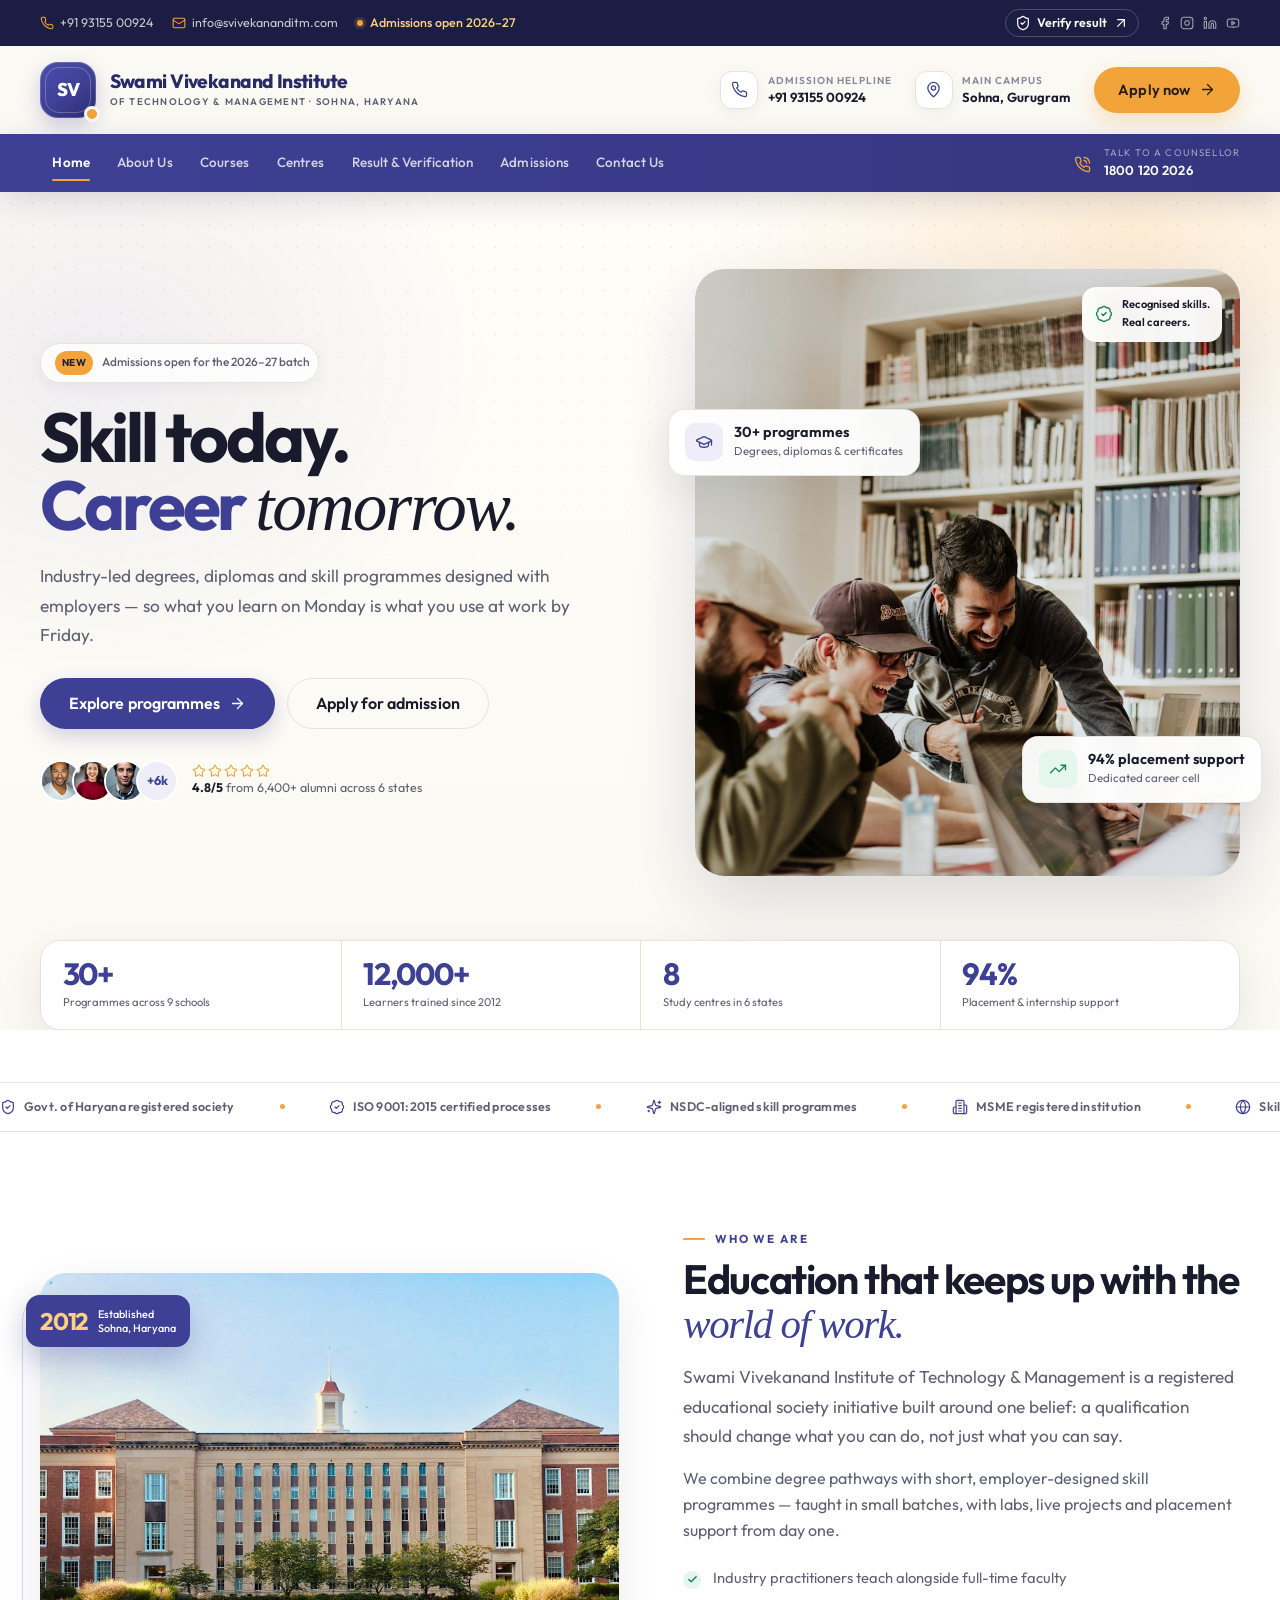
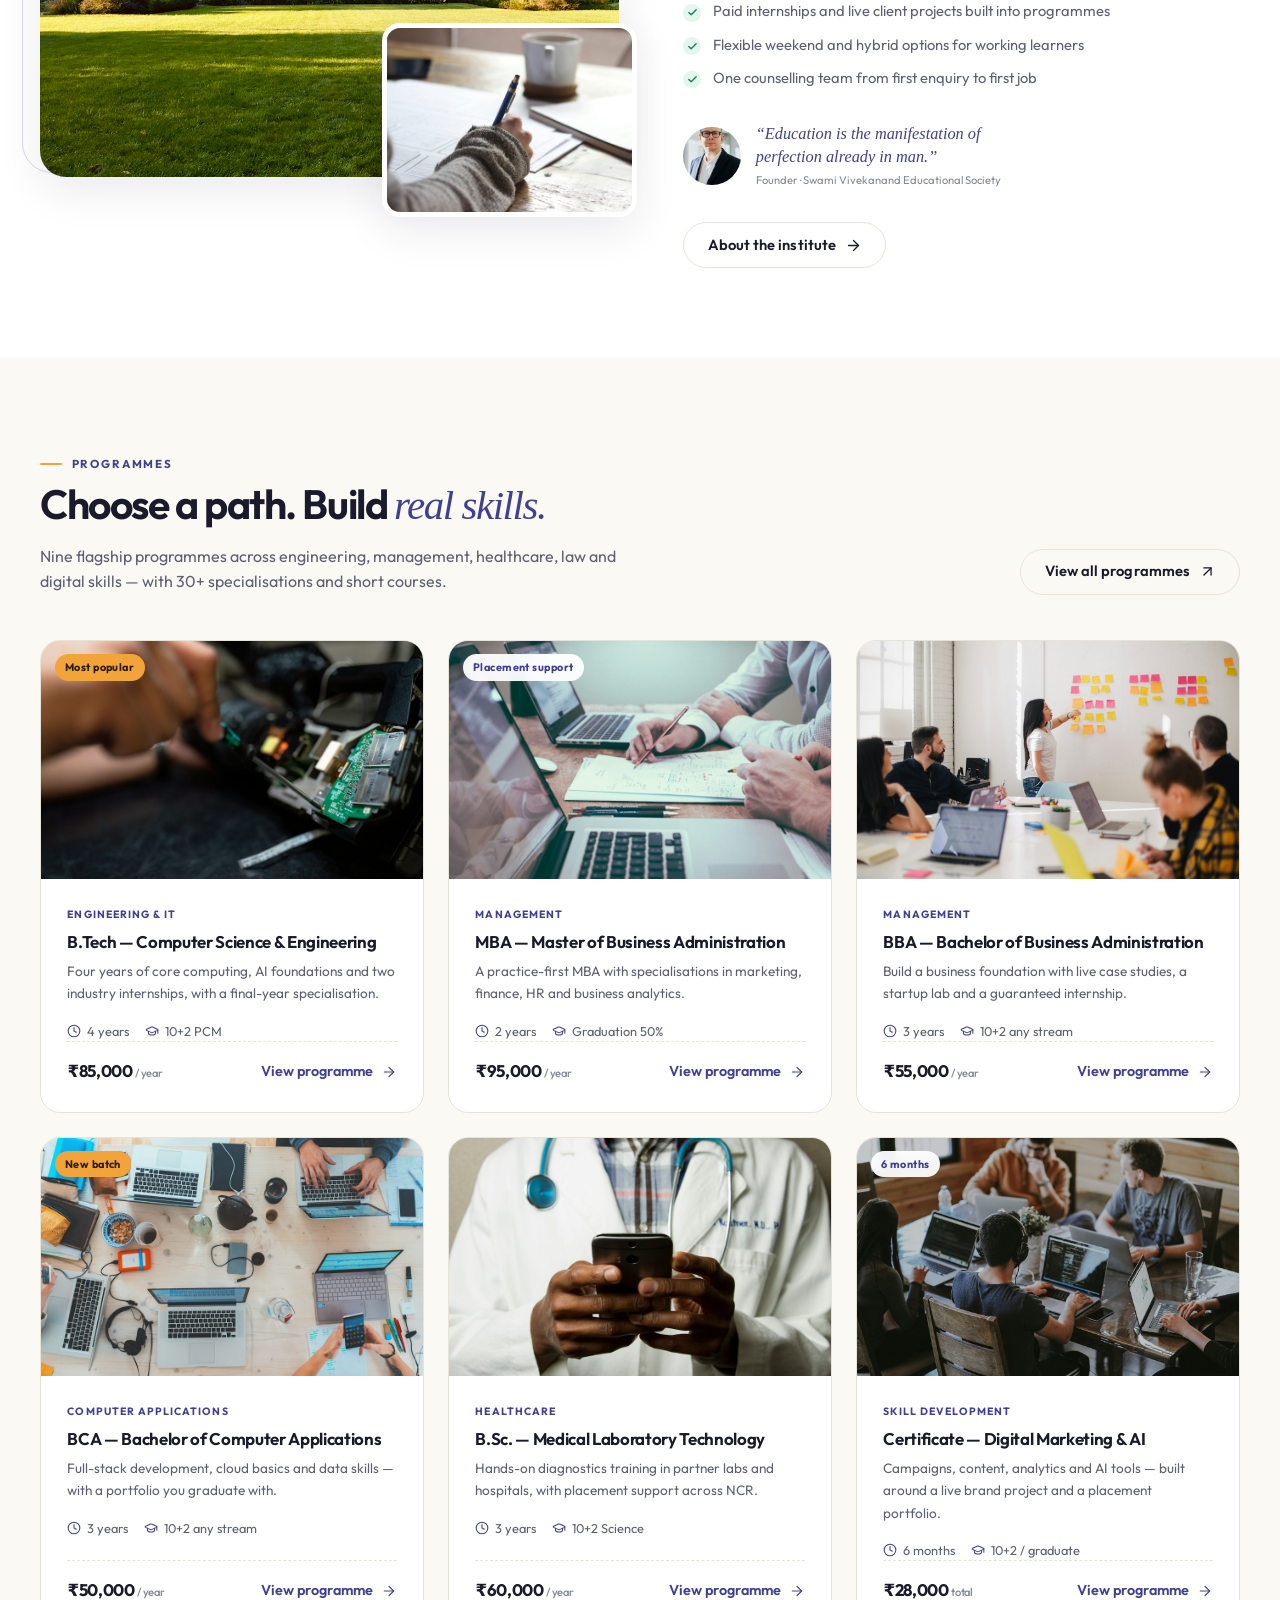
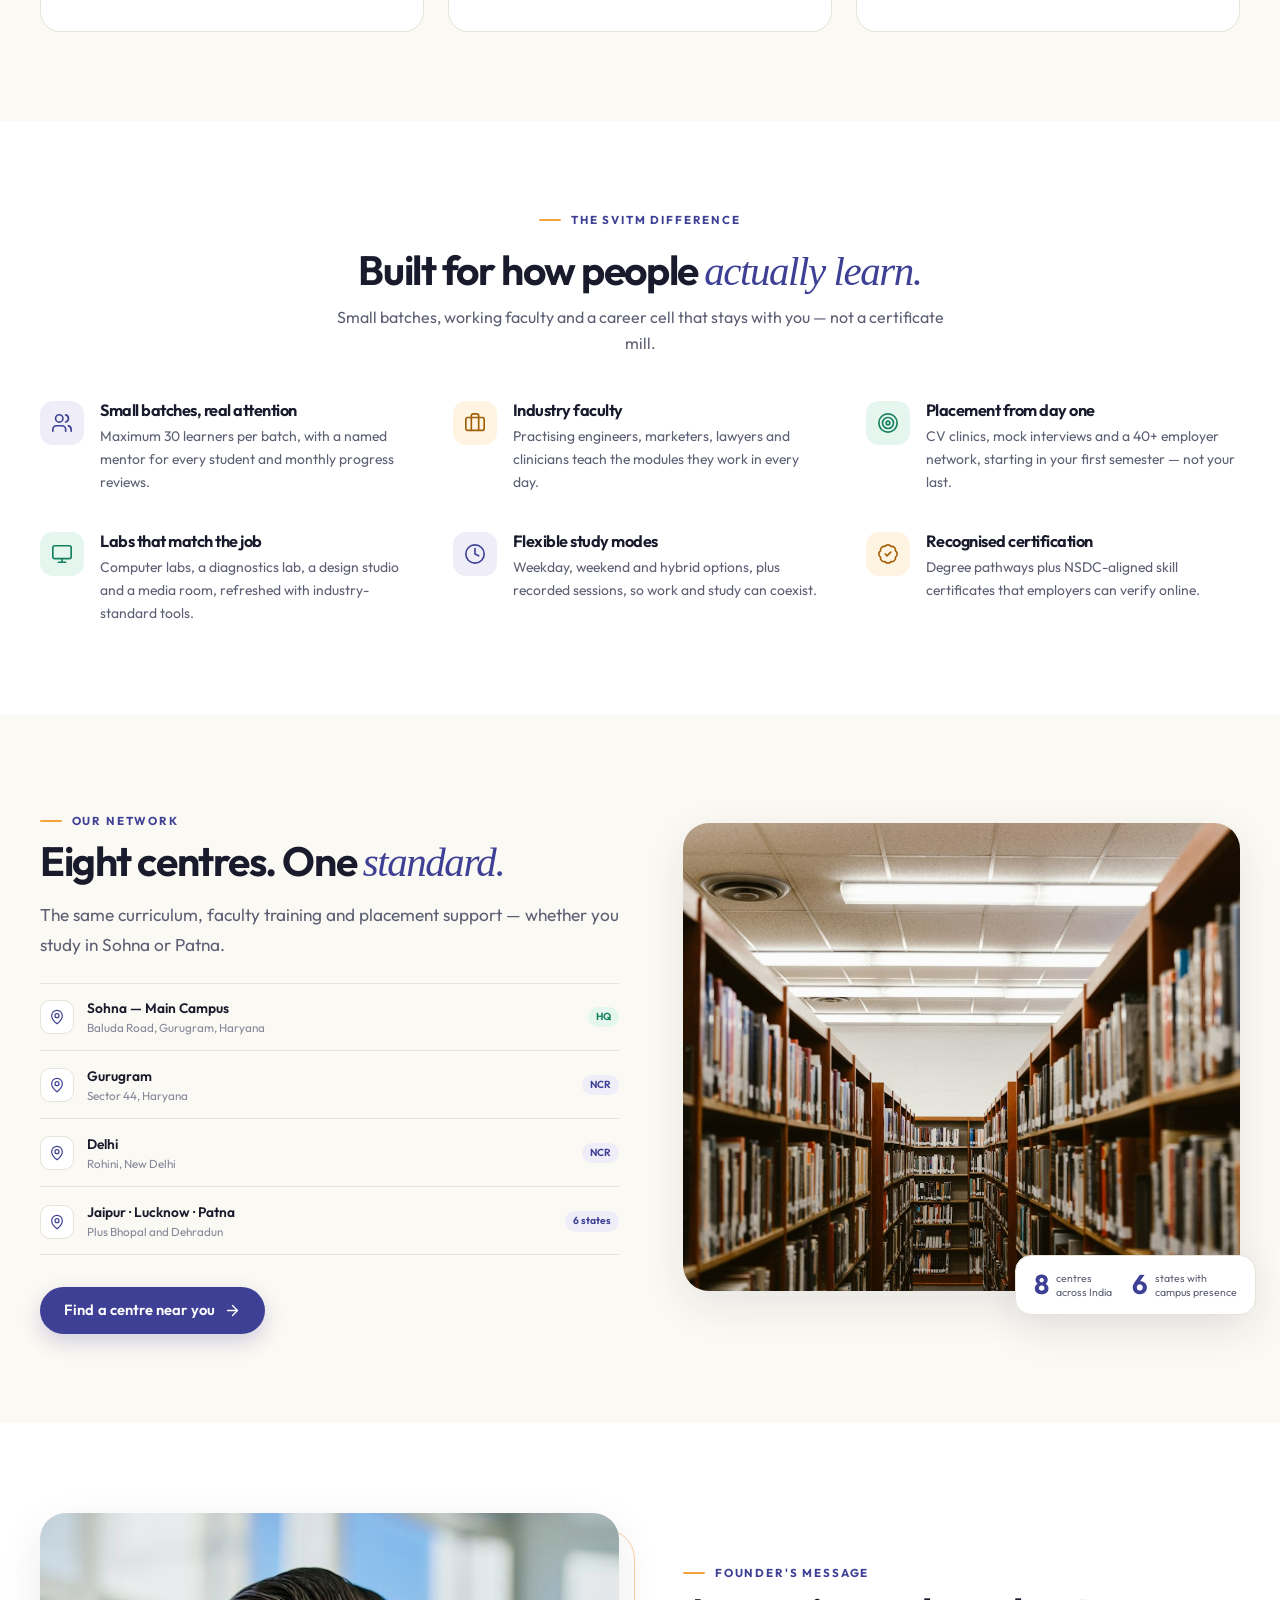
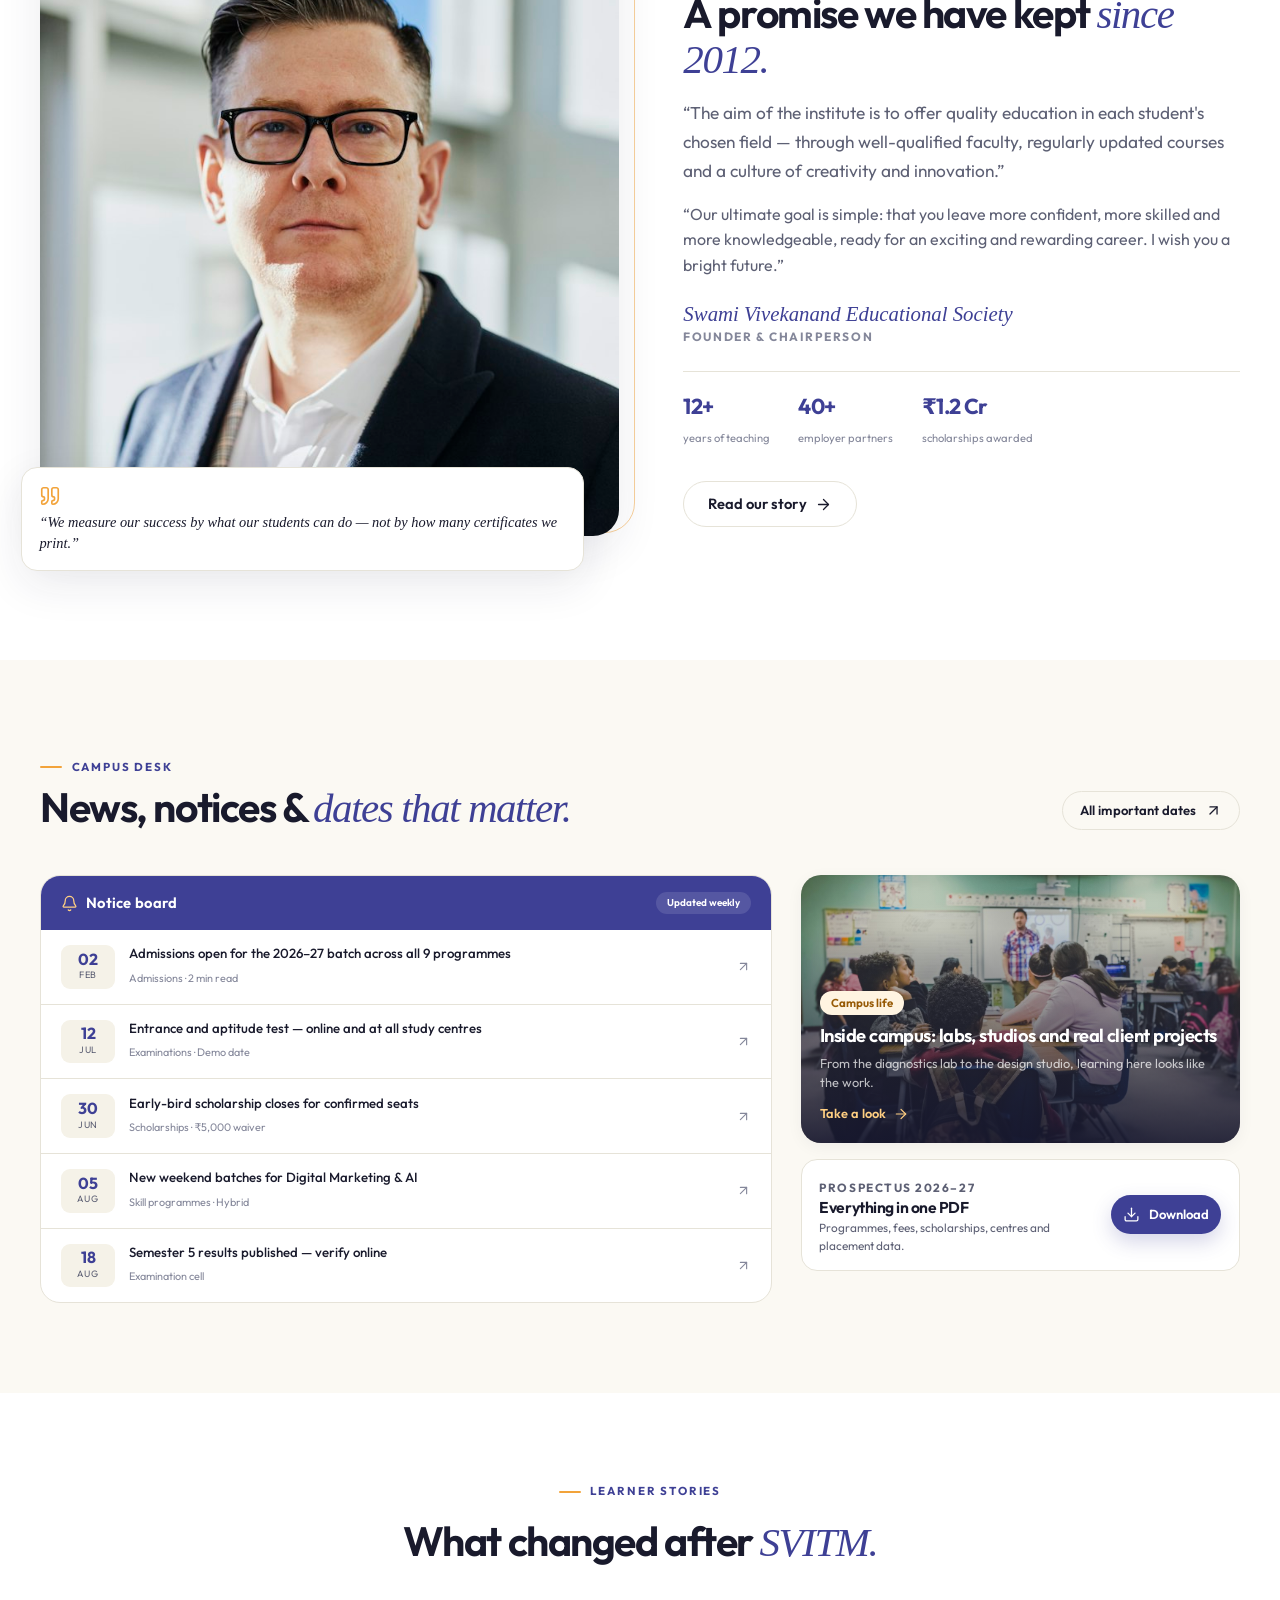
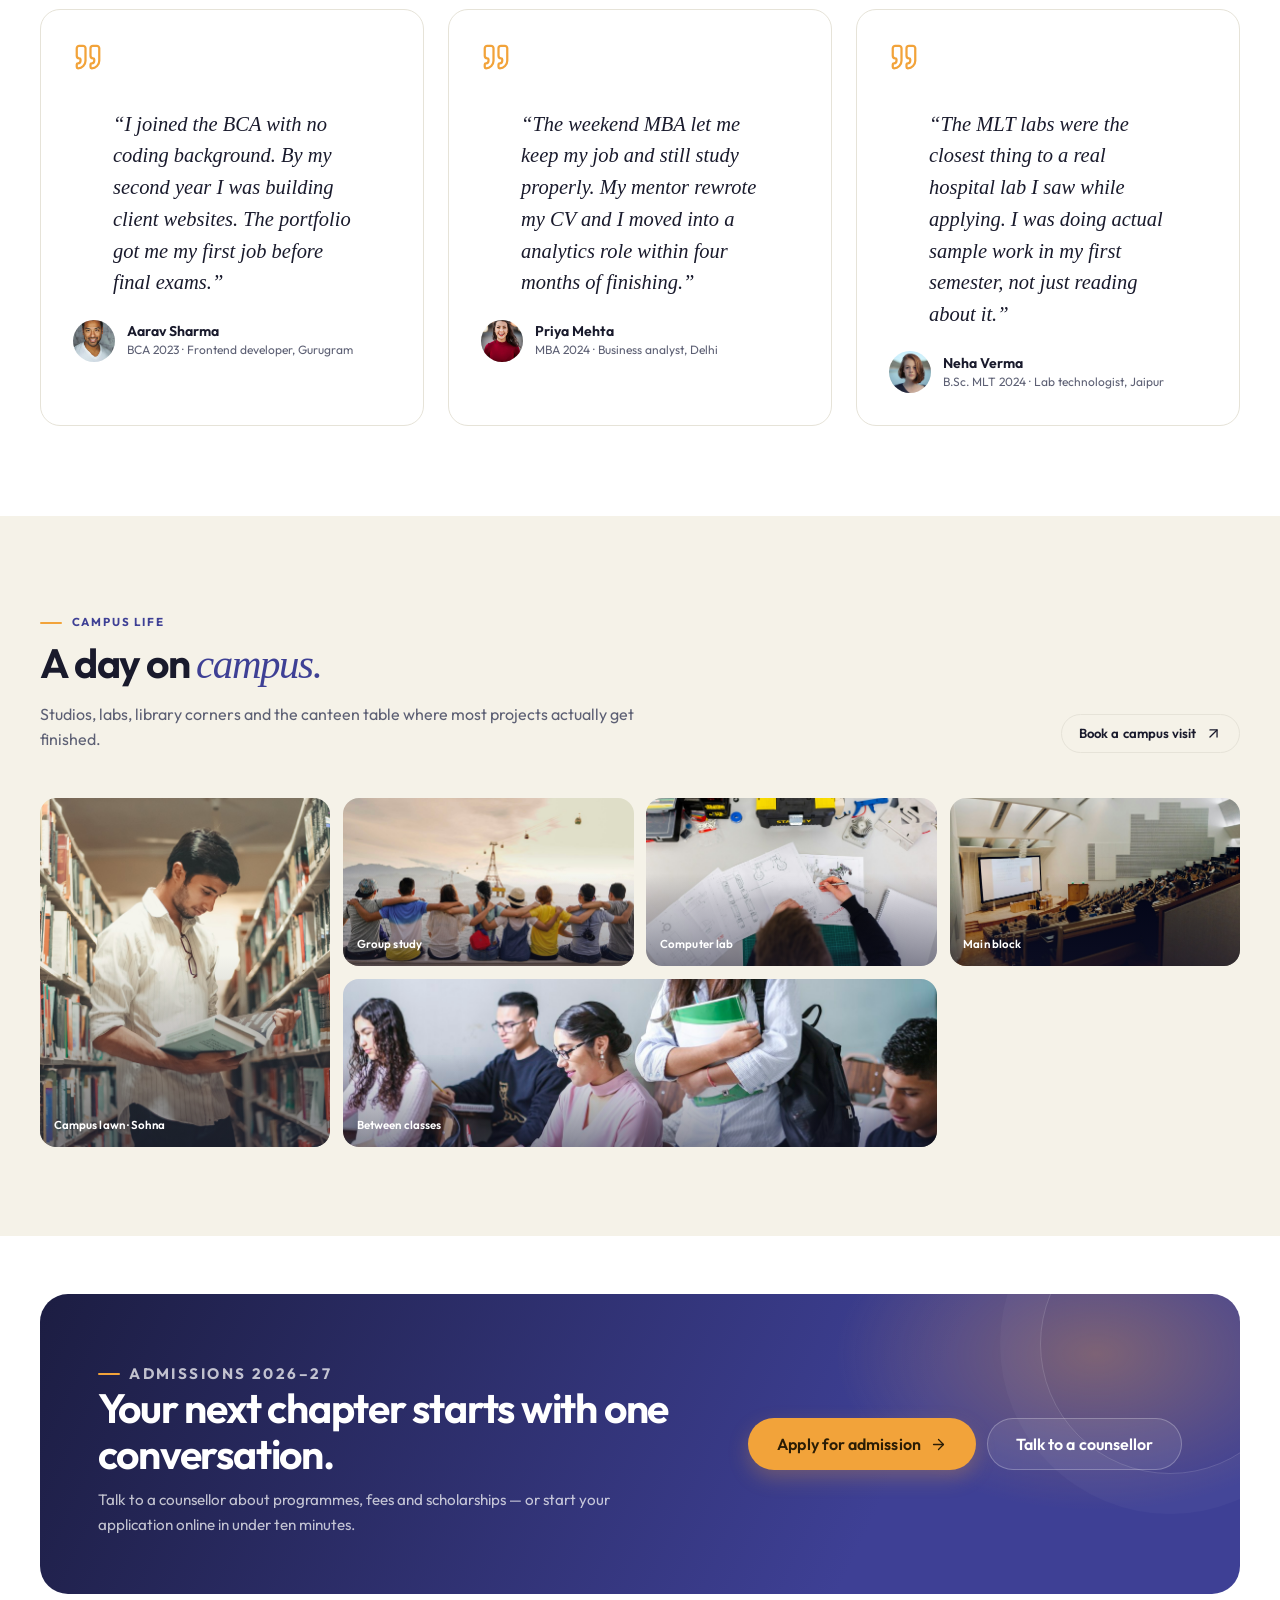
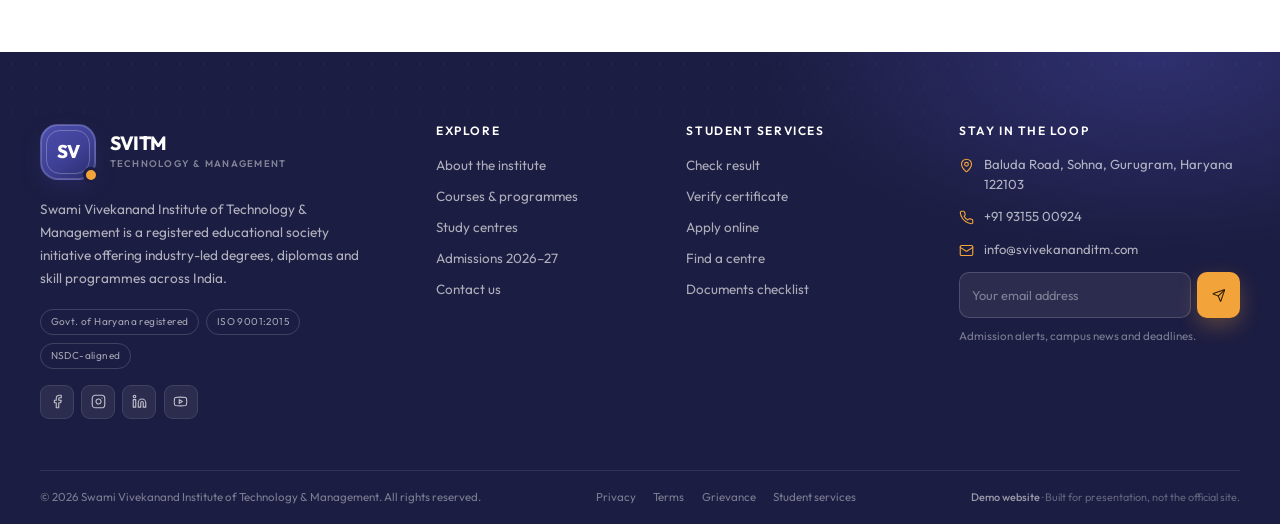
<file: index.html>
<!DOCTYPE html>
<html lang="en">
<head>
  <meta charset="utf-8">
  <meta name="viewport" content="width=device-width, initial-scale=1">
  <title>SVITM — Skills and degrees for the real world | Sohna, Haryana</title>
  <meta name="description" content="Swami Vivekanand Institute of Technology & Management offers industry-led degrees, diplomas and skill programmes across engineering, management, healthcare, law and digital skills. 8 centres, 30+ programmes, admissions open 2026–27.">
  <link rel="icon" href="assets/img/favicon.svg">
  <link rel="stylesheet" href="assets/css/base.css">
  <link rel="stylesheet" href="assets/css/home.css">
</head>
<body data-page="home">
  <a class="skip-link" href="#main">Skip to content</a>
  <div id="site-header"></div>

  <main id="main">
    <!-- ================================================================ HERO -->
    <section class="hero">
      <div class="container">
        <div class="hero-inner">
          <div class="hero-copy">
            <p class="hero-pill"><span class="badge">New</span> Admissions open for the 2026–27 batch</p>
            <h1 class="hero-title">Skill today.<br><span class="marker">Career</span> <em>tomorrow.</em></h1>
            <p class="lead">Industry-led degrees, diplomas and skill programmes designed with employers — so what you learn on Monday is what you use at work by Friday.</p>
            <div class="hero-actions">
              <a class="btn btn--primary btn--lg" href="courses.html">Explore programmes
                <svg class="icon" aria-hidden="true"><use href="#i-arrow-right"></use></svg>
              </a>
              <a class="btn btn--outline btn--lg" href="admissions.html#apply">Apply for admission</a>
            </div>
            <div class="hero-proof">
              <div class="avatar-stack" aria-hidden="true">
                <img class="avatar" src="assets/img/portrait-1.jpg" alt="" width="42" height="42" loading="lazy">
                <img class="avatar" src="assets/img/portrait-2.jpg" alt="" width="42" height="42" loading="lazy">
                <img class="avatar" src="assets/img/portrait-3.jpg" alt="" width="42" height="42" loading="lazy">
                <span class="avatar avatar--initials">+6k</span>
              </div>
              <div>
                <div class="stars" aria-hidden="true">
                  <svg class="icon"><use href="#i-star"></use></svg><svg class="icon"><use href="#i-star"></use></svg><svg class="icon"><use href="#i-star"></use></svg><svg class="icon"><use href="#i-star"></use></svg><svg class="icon"><use href="#i-star"></use></svg>
                </div>
                <p><strong>4.8/5</strong> from 6,400+ alumni across 6 states</p>
              </div>
            </div>
          </div>

          <div class="hero-visual">
            <div class="hero-frame">
              <img class="hero-img-main" src="assets/img/hero-students.jpg" alt="SVITM students collaborating on a project in a bright campus studio" width="900" height="1000">
              <div class="hero-badge">
                <svg class="icon" aria-hidden="true"><use href="#i-badge-check"></use></svg>
                <span>Recognised skills.<br>Real careers.</span>
              </div>
            </div>
            <div class="float-card float-card--one">
              <span class="icon-box"><svg class="icon" aria-hidden="true"><use href="#i-graduation-cap"></use></svg></span>
              <div><strong>30+ programmes</strong>Degrees, diplomas &amp; certificates</div>
            </div>
            <div class="float-card float-card--two">
              <span class="icon-box"><svg class="icon" aria-hidden="true"><use href="#i-trending-up"></use></svg></span>
              <div><strong>94% placement support</strong>Dedicated career cell</div>
            </div>
          </div>
        </div>

        <div class="hero-stats">
          <div class="hero-stat">
            <div class="stat-num" data-count="30" data-suffix="+">30+</div>
            <div class="stat-label">Programmes across 9 schools</div>
          </div>
          <div class="hero-stat">
            <div class="stat-num" data-count="12000" data-suffix="+">12,000+</div>
            <div class="stat-label">Learners trained since 2012</div>
          </div>
          <div class="hero-stat">
            <div class="stat-num" data-count="8">8</div>
            <div class="stat-label">Study centres in 6 states</div>
          </div>
          <div class="hero-stat">
            <div class="stat-num" data-count="94" data-suffix="%">94%</div>
            <div class="stat-label">Placement &amp; internship support</div>
          </div>
        </div>
      </div>
    </section>

    <!-- ============================================================ TRUST STRIP -->
    <section class="trust-strip" aria-label="Recognitions and affiliations">
      <div class="marquee">
        <div class="marquee-group">
          <span class="marquee-item"><svg class="icon" aria-hidden="true"><use href="#i-shield-check"></use></svg> Govt. of Haryana registered society</span><span class="marquee-dot" aria-hidden="true"></span>
          <span class="marquee-item"><svg class="icon" aria-hidden="true"><use href="#i-badge-check"></use></svg> ISO 9001:2015 certified processes</span><span class="marquee-dot" aria-hidden="true"></span>
          <span class="marquee-item"><svg class="icon" aria-hidden="true"><use href="#i-sparkles"></use></svg> NSDC-aligned skill programmes</span><span class="marquee-dot" aria-hidden="true"></span>
          <span class="marquee-item"><svg class="icon" aria-hidden="true"><use href="#i-building-2"></use></svg> MSME registered institution</span><span class="marquee-dot" aria-hidden="true"></span>
          <span class="marquee-item"><svg class="icon" aria-hidden="true"><use href="#i-globe-2"></use></svg> Skill India partner network</span><span class="marquee-dot" aria-hidden="true"></span>
          <span class="marquee-item"><svg class="icon" aria-hidden="true"><use href="#i-graduation-cap"></use></svg> University-affiliated degree pathways</span><span class="marquee-dot" aria-hidden="true"></span>
        </div>
        <div class="marquee-group" aria-hidden="true">
          <span class="marquee-item"><svg class="icon"><use href="#i-shield-check"></use></svg> Govt. of Haryana registered society</span><span class="marquee-dot"></span>
          <span class="marquee-item"><svg class="icon"><use href="#i-badge-check"></use></svg> ISO 9001:2015 certified processes</span><span class="marquee-dot"></span>
          <span class="marquee-item"><svg class="icon"><use href="#i-sparkles"></use></svg> NSDC-aligned skill programmes</span><span class="marquee-dot"></span>
          <span class="marquee-item"><svg class="icon"><use href="#i-building-2"></use></svg> MSME registered institution</span><span class="marquee-dot"></span>
          <span class="marquee-item"><svg class="icon"><use href="#i-globe-2"></use></svg> Skill India partner network</span><span class="marquee-dot"></span>
          <span class="marquee-item"><svg class="icon"><use href="#i-graduation-cap"></use></svg> University-affiliated degree pathways</span><span class="marquee-dot"></span>
        </div>
      </div>
    </section>

    <!-- ================================================================= ABOUT -->
    <section class="section" id="about">
      <div class="container split">
        <div class="split-media reveal reveal--left">
          <div class="about-media">
            <img class="rounded-img about-img-main" src="assets/img/campus-1.jpg" alt="The SVITM campus building in Sohna, Haryana" width="900" height="760" loading="lazy">
            <div class="about-badge">
              <span class="about-badge-num">2012</span>
              <span>Established<br>Sohna, Haryana</span>
            </div>
            <div class="about-mini">
              <img src="assets/img/study-1.jpg" alt="Students studying together in the campus library" width="220" height="160" loading="lazy">
            </div>
          </div>
        </div>
        <div class="reveal">
          <p class="eyebrow">Who we are</p>
          <h2 class="section-title">Education that keeps up with the <em>world of work.</em></h2>
          <p class="lead mt-2">Swami Vivekanand Institute of Technology &amp; Management is a registered educational society initiative built around one belief: a qualification should change what you can do, not just what you can say.</p>
          <p class="text-muted mt-2">We combine degree pathways with short, employer-designed skill programmes — taught in small batches, with labs, live projects and placement support from day one.</p>
          <ul class="check-list mt-3">
            <li>Industry practitioners teach alongside full-time faculty</li>
            <li>Paid internships and live client projects built into programmes</li>
            <li>Flexible weekend and hybrid options for working learners</li>
            <li>One counselling team from first enquiry to first job</li>
          </ul>
          <div class="about-signature mt-4">
            <img class="avatar avatar--lg" src="assets/img/leader-1.jpg" alt="Founder of SVITM" width="58" height="58" loading="lazy">
            <div>
              <p class="serif about-quote">“Education is the manifestation of perfection already in man.”</p>
              <p class="about-sign-name">Founder · Swami Vivekanand Educational Society</p>
            </div>
          </div>
          <a class="btn btn--outline mt-4" href="about.html">About the institute
            <svg class="icon" aria-hidden="true"><use href="#i-arrow-right"></use></svg>
          </a>
        </div>
      </div>
    </section>

    <!-- ============================================================= PROGRAMMES -->
    <section class="section bg-cream" id="programmes">
      <div class="container">
        <div class="section-head">
          <div>
            <p class="eyebrow">Programmes</p>
            <h2 class="section-title">Choose a path. Build <em>real skills.</em></h2>
            <p class="section-lead mt-2">Nine flagship programmes across engineering, management, healthcare, law and digital skills — with 30+ specialisations and short courses.</p>
          </div>
          <a class="btn btn--outline" href="courses.html">View all programmes
            <svg class="icon" aria-hidden="true"><use href="#i-arrow-up-right"></use></svg>
          </a>
        </div>

        <div class="grid grid--3">
          <article class="card course-card reveal">
            <div class="card-media">
              <span class="media-badge media-badge--saffron">Most popular</span>
              <img src="assets/img/program-eng.jpg" alt="Engineering students working with lab equipment" width="600" height="375" loading="lazy">
            </div>
            <div class="card-body">
              <p class="kicker">Engineering &amp; IT</p>
              <h3 class="card-title mt-1">B.Tech — Computer Science &amp; Engineering</h3>
              <p class="card-text">Four years of core computing, AI foundations and two industry internships, with a final-year specialisation.</p>
              <div class="course-meta mt-2">
                <span><svg class="icon" aria-hidden="true"><use href="#i-clock"></use></svg> 4 years</span>
                <span><svg class="icon" aria-hidden="true"><use href="#i-graduation-cap"></use></svg> 10+2 PCM</span>
              </div>
              <div class="course-foot">
                <div class="course-price">₹85,000 <small>/ year</small></div>
                <a class="link-arrow" href="courses.html">View programme <svg class="icon" aria-hidden="true"><use href="#i-arrow-right"></use></svg></a>
              </div>
            </div>
          </article>

          <article class="card course-card reveal" style="--d:.06s">
            <div class="card-media">
              <span class="media-badge">Placement support</span>
              <img src="assets/img/program-mgmt.jpg" alt="Business students in a strategy workshop" width="600" height="375" loading="lazy">
            </div>
            <div class="card-body">
              <p class="kicker">Management</p>
              <h3 class="card-title mt-1">MBA — Master of Business Administration</h3>
              <p class="card-text">A practice-first MBA with specialisations in marketing, finance, HR and business analytics.</p>
              <div class="course-meta mt-2">
                <span><svg class="icon" aria-hidden="true"><use href="#i-clock"></use></svg> 2 years</span>
                <span><svg class="icon" aria-hidden="true"><use href="#i-graduation-cap"></use></svg> Graduation 50%</span>
              </div>
              <div class="course-foot">
                <div class="course-price">₹95,000 <small>/ year</small></div>
                <a class="link-arrow" href="courses.html">View programme <svg class="icon" aria-hidden="true"><use href="#i-arrow-right"></use></svg></a>
              </div>
            </div>
          </article>

          <article class="card course-card reveal" style="--d:.12s">
            <div class="card-media">
              <img src="assets/img/office-1.jpg" alt="Students presenting a business plan in a classroom" width="600" height="375" loading="lazy">
            </div>
            <div class="card-body">
              <p class="kicker">Management</p>
              <h3 class="card-title mt-1">BBA — Bachelor of Business Administration</h3>
              <p class="card-text">Build a business foundation with live case studies, a startup lab and a guaranteed internship.</p>
              <div class="course-meta mt-2">
                <span><svg class="icon" aria-hidden="true"><use href="#i-clock"></use></svg> 3 years</span>
                <span><svg class="icon" aria-hidden="true"><use href="#i-graduation-cap"></use></svg> 10+2 any stream</span>
              </div>
              <div class="course-foot">
                <div class="course-price">₹55,000 <small>/ year</small></div>
                <a class="link-arrow" href="courses.html">View programme <svg class="icon" aria-hidden="true"><use href="#i-arrow-right"></use></svg></a>
              </div>
            </div>
          </article>

          <article class="card course-card reveal">
            <div class="card-media">
              <span class="media-badge media-badge--saffron">New batch</span>
              <img src="assets/img/program-it.jpg" alt="Computer applications students coding in a lab" width="600" height="375" loading="lazy">
            </div>
            <div class="card-body">
              <p class="kicker">Computer Applications</p>
              <h3 class="card-title mt-1">BCA — Bachelor of Computer Applications</h3>
              <p class="card-text">Full-stack development, cloud basics and data skills — with a portfolio you graduate with.</p>
              <div class="course-meta mt-2">
                <span><svg class="icon" aria-hidden="true"><use href="#i-clock"></use></svg> 3 years</span>
                <span><svg class="icon" aria-hidden="true"><use href="#i-graduation-cap"></use></svg> 10+2 any stream</span>
              </div>
              <div class="course-foot">
                <div class="course-price">₹50,000 <small>/ year</small></div>
                <a class="link-arrow" href="courses.html">View programme <svg class="icon" aria-hidden="true"><use href="#i-arrow-right"></use></svg></a>
              </div>
            </div>
          </article>

          <article class="card course-card reveal" style="--d:.06s">
            <div class="card-media">
              <img src="assets/img/program-health.jpg" alt="Medical laboratory technology students at work" width="600" height="375" loading="lazy">
            </div>
            <div class="card-body">
              <p class="kicker">Healthcare</p>
              <h3 class="card-title mt-1">B.Sc. — Medical Laboratory Technology</h3>
              <p class="card-text">Hands-on diagnostics training in partner labs and hospitals, with placement support across NCR.</p>
              <div class="course-meta mt-2">
                <span><svg class="icon" aria-hidden="true"><use href="#i-clock"></use></svg> 3 years</span>
                <span><svg class="icon" aria-hidden="true"><use href="#i-graduation-cap"></use></svg> 10+2 Science</span>
              </div>
              <div class="course-foot">
                <div class="course-price">₹60,000 <small>/ year</small></div>
                <a class="link-arrow" href="courses.html">View programme <svg class="icon" aria-hidden="true"><use href="#i-arrow-right"></use></svg></a>
              </div>
            </div>
          </article>

          <article class="card course-card reveal" style="--d:.12s">
            <div class="card-media">
              <span class="media-badge">6 months</span>
              <img src="assets/img/office-3.jpg" alt="Digital marketing learners working on a campaign" width="600" height="375" loading="lazy">
            </div>
            <div class="card-body">
              <p class="kicker">Skill Development</p>
              <h3 class="card-title mt-1">Certificate — Digital Marketing &amp; AI</h3>
              <p class="card-text">Campaigns, content, analytics and AI tools — built around a live brand project and a placement portfolio.</p>
              <div class="course-meta mt-2">
                <span><svg class="icon" aria-hidden="true"><use href="#i-clock"></use></svg> 6 months</span>
                <span><svg class="icon" aria-hidden="true"><use href="#i-graduation-cap"></use></svg> 10+2 / graduate</span>
              </div>
              <div class="course-foot">
                <div class="course-price">₹28,000 <small>total</small></div>
                <a class="link-arrow" href="courses.html">View programme <svg class="icon" aria-hidden="true"><use href="#i-arrow-right"></use></svg></a>
              </div>
            </div>
          </article>
        </div>
      </div>
    </section>

    <!-- ============================================================ WHY SVITM -->
    <section class="section">
      <div class="container">
        <div class="section-head section-head--center">
          <p class="eyebrow eyebrow--center">The SVITM difference</p>
          <h2 class="section-title">Built for how people <em>actually learn.</em></h2>
          <p class="section-lead section-lead--center">Small batches, working faculty and a career cell that stays with you — not a certificate mill.</p>
        </div>
        <div class="grid grid--3 why-grid">
          <div class="why-item reveal">
            <span class="icon-box"><svg class="icon" aria-hidden="true"><use href="#i-users"></use></svg></span>
            <div>
              <h3>Small batches, real attention</h3>
              <p>Maximum 30 learners per batch, with a named mentor for every student and monthly progress reviews.</p>
            </div>
          </div>
          <div class="why-item reveal" style="--d:.05s">
            <span class="icon-box icon-box--saffron"><svg class="icon" aria-hidden="true"><use href="#i-briefcase"></use></svg></span>
            <div>
              <h3>Industry faculty</h3>
              <p>Practising engineers, marketers, lawyers and clinicians teach the modules they work in every day.</p>
            </div>
          </div>
          <div class="why-item reveal" style="--d:.1s">
            <span class="icon-box icon-box--green"><svg class="icon" aria-hidden="true"><use href="#i-target"></use></svg></span>
            <div>
              <h3>Placement from day one</h3>
              <p>CV clinics, mock interviews and a 40+ employer network, starting in your first semester — not your last.</p>
            </div>
          </div>
          <div class="why-item reveal">
            <span class="icon-box icon-box--green"><svg class="icon" aria-hidden="true"><use href="#i-monitor"></use></svg></span>
            <div>
              <h3>Labs that match the job</h3>
              <p>Computer labs, a diagnostics lab, a design studio and a media room, refreshed with industry-standard tools.</p>
            </div>
          </div>
          <div class="why-item reveal" style="--d:.05s">
            <span class="icon-box"><svg class="icon" aria-hidden="true"><use href="#i-clock"></use></svg></span>
            <div>
              <h3>Flexible study modes</h3>
              <p>Weekday, weekend and hybrid options, plus recorded sessions, so work and study can coexist.</p>
            </div>
          </div>
          <div class="why-item reveal" style="--d:.1s">
            <span class="icon-box icon-box--saffron"><svg class="icon" aria-hidden="true"><use href="#i-badge-check"></use></svg></span>
            <div>
              <h3>Recognised certification</h3>
              <p>Degree pathways plus NSDC-aligned skill certificates that employers can verify online.</p>
            </div>
          </div>
        </div>
      </div>
    </section>

    <!-- ============================================================== CENTRES -->
    <section class="section bg-cream">
      <div class="container split split--media-right">
        <div class="reveal">
          <p class="eyebrow">Our network</p>
          <h2 class="section-title">Eight centres. One <em>standard.</em></h2>
          <p class="lead mt-2">The same curriculum, faculty training and placement support — whether you study in Sohna or Patna.</p>
          <div class="centre-list mt-3">
            <div class="centre-row"><span class="centre-pin"><svg class="icon" aria-hidden="true"><use href="#i-map-pin"></use></svg></span><div><strong>Sohna — Main Campus</strong><small>Baluda Road, Gurugram, Haryana</small></div><span class="chip chip--green">HQ</span></div>
            <div class="centre-row"><span class="centre-pin"><svg class="icon" aria-hidden="true"><use href="#i-map-pin"></use></svg></span><div><strong>Gurugram</strong><small>Sector 44, Haryana</small></div><span class="chip">NCR</span></div>
            <div class="centre-row"><span class="centre-pin"><svg class="icon" aria-hidden="true"><use href="#i-map-pin"></use></svg></span><div><strong>Delhi</strong><small>Rohini, New Delhi</small></div><span class="chip">NCR</span></div>
            <div class="centre-row"><span class="centre-pin"><svg class="icon" aria-hidden="true"><use href="#i-map-pin"></use></svg></span><div><strong>Jaipur · Lucknow · Patna</strong><small>Plus Bhopal and Dehradun</small></div><span class="chip">6 states</span></div>
          </div>
          <a class="btn btn--primary mt-4" href="centres.html">Find a centre near you
            <svg class="icon" aria-hidden="true"><use href="#i-arrow-right"></use></svg>
          </a>
        </div>
        <div class="split-media reveal reveal--right">
          <div class="centres-media">
            <img class="rounded-img" src="assets/img/campus-3.jpg" alt="Students walking through the SVITM campus courtyard" width="900" height="720" loading="lazy">
            <div class="centres-stat">
              <div class="centres-stat-row"><span class="stat-num">8</span><span>centres<br>across India</span></div>
              <div class="centres-stat-row"><span class="stat-num">6</span><span>states with<br>campus presence</span></div>
            </div>
          </div>
        </div>
      </div>
    </section>

    <!-- ============================================================== FOUNDER -->
    <section class="section">
      <div class="container split">
        <div class="split-media reveal reveal--left">
          <div class="founder-media">
            <img class="rounded-img" src="assets/img/leader-1.jpg" alt="Founder of Swami Vivekanand Educational Society" width="760" height="820" loading="lazy">
            <div class="founder-card">
              <svg class="icon" aria-hidden="true"><use href="#i-quote"></use></svg>
              <p class="serif">“We measure our success by what our students can do — not by how many certificates we print.”</p>
            </div>
          </div>
        </div>
        <div class="reveal">
          <p class="eyebrow">Founder's message</p>
          <h2 class="section-title">A promise we have kept <em>since 2012.</em></h2>
          <p class="lead mt-2">“The aim of the institute is to offer quality education in each student's chosen field — through well-qualified faculty, regularly updated courses and a culture of creativity and innovation.”</p>
          <p class="text-muted mt-2">“Our ultimate goal is simple: that you leave more confident, more skilled and more knowledgeable, ready for an exciting and rewarding career. I wish you a bright future.”</p>
          <div class="founder-sign mt-3">
            <div>
              <p class="serif founder-name">Swami Vivekanand Educational Society</p>
              <p class="kicker">Founder &amp; Chairperson</p>
            </div>
          </div>
          <div class="founder-facts mt-3">
            <div><strong>12+</strong><span>years of teaching</span></div>
            <div><strong>40+</strong><span>employer partners</span></div>
            <div><strong>₹1.2 Cr</strong><span>scholarships awarded</span></div>
          </div>
          <a class="btn btn--outline mt-4" href="about.html">Read our story
            <svg class="icon" aria-hidden="true"><use href="#i-arrow-right"></use></svg>
          </a>
        </div>
      </div>
    </section>

    <!-- ================================================================ NOTICES -->
    <section class="section bg-cream">
      <div class="container">
        <div class="section-head">
          <div>
            <p class="eyebrow">Campus desk</p>
            <h2 class="section-title">News, notices &amp; <em>dates that matter.</em></h2>
          </div>
          <a class="btn btn--outline btn--sm" href="admissions.html#dates">All important dates
            <svg class="icon" aria-hidden="true"><use href="#i-arrow-up-right"></use></svg>
          </a>
        </div>
        <div class="notices-layout">
          <div class="notice-board reveal">
            <div class="notice-head">
              <h3><svg class="icon" aria-hidden="true"><use href="#i-bell"></use></svg> Notice board</h3>
              <span class="chip chip--dark">Updated weekly</span>
            </div>
            <div class="notice-list">
              <a class="notice-item" href="admissions.html#apply">
                <span class="notice-date"><strong>02</strong><span>Feb</span></span>
                <span><p>Admissions open for the 2026–27 batch across all 9 programmes</p><small>Admissions · 2 min read</small></span>
                <svg class="icon" aria-hidden="true"><use href="#i-arrow-up-right"></use></svg>
              </a>
              <a class="notice-item" href="admissions.html#dates">
                <span class="notice-date"><strong>12</strong><span>Jul</span></span>
                <span><p>Entrance and aptitude test — online and at all study centres</p><small>Examinations · Demo date</small></span>
                <svg class="icon" aria-hidden="true"><use href="#i-arrow-up-right"></use></svg>
              </a>
              <a class="notice-item" href="admissions.html#documents">
                <span class="notice-date"><strong>30</strong><span>Jun</span></span>
                <span><p>Early-bird scholarship closes for confirmed seats</p><small>Scholarships · ₹5,000 waiver</small></span>
                <svg class="icon" aria-hidden="true"><use href="#i-arrow-up-right"></use></svg>
              </a>
              <a class="notice-item" href="courses.html">
                <span class="notice-date"><strong>05</strong><span>Aug</span></span>
                <span><p>New weekend batches for Digital Marketing &amp; AI</p><small>Skill programmes · Hybrid</small></span>
                <svg class="icon" aria-hidden="true"><use href="#i-arrow-up-right"></use></svg>
              </a>
              <a class="notice-item" href="verification.html">
                <span class="notice-date"><strong>18</strong><span>Aug</span></span>
                <span><p>Semester 5 results published — verify online</p><small>Examination cell</small></span>
                <svg class="icon" aria-hidden="true"><use href="#i-arrow-up-right"></use></svg>
              </a>
            </div>
          </div>

          <div class="notice-side">
            <a class="news-feature reveal" href="about.html" data-lightbox="assets/img/campus-5.jpg" aria-label="View campus photo">
              <img src="assets/img/campus-5.jpg" alt="Students working together in a bright campus lab" width="800" height="520" loading="lazy">
              <div class="news-feature-body">
                <span class="chip chip--saffron">Campus life</span>
                <h3>Inside campus: labs, studios and real client projects</h3>
                <p>From the diagnostics lab to the design studio, learning here looks like the work.</p>
                <span class="link-arrow link-arrow--light">Take a look <svg class="icon" aria-hidden="true"><use href="#i-arrow-right"></use></svg></span>
              </div>
            </a>
            <div class="prospectus-card reveal" style="--d:.08s">
              <div>
                <p class="kicker">Prospectus 2026–27</p>
                <h3>Everything in one PDF</h3>
                <p>Programmes, fees, scholarships, centres and placement data.</p>
              </div>
              <button class="btn btn--primary btn--sm" type="button" data-demo-action="The prospectus download is disabled in this demo.">
                <svg class="icon" aria-hidden="true"><use href="#i-download"></use></svg> Download
              </button>
            </div>
          </div>
        </div>
      </div>
    </section>

    <!-- =========================================================== TESTIMONIALS -->
    <section class="section">
      <div class="container">
        <div class="section-head section-head--center">
          <p class="eyebrow eyebrow--center">Learner stories</p>
          <h2 class="section-title">What changed after <em>SVITM.</em></h2>
        </div>
        <div class="grid grid--3">
          <figure class="card quote-card reveal">
            <svg class="icon" aria-hidden="true"><use href="#i-quote"></use></svg>
            <blockquote>“I joined the BCA with no coding background. By my second year I was building client websites. The portfolio got me my first job before final exams.”</blockquote>
            <figcaption class="person">
              <img class="avatar" src="assets/img/portrait-1.jpg" alt="" width="42" height="42" loading="lazy">
              <div><strong>Aarav Sharma</strong><span>BCA 2023 · Frontend developer, Gurugram</span></div>
            </figcaption>
          </figure>
          <figure class="card quote-card reveal" style="--d:.06s">
            <svg class="icon" aria-hidden="true"><use href="#i-quote"></use></svg>
            <blockquote>“The weekend MBA let me keep my job and still study properly. My mentor rewrote my CV and I moved into a analytics role within four months of finishing.”</blockquote>
            <figcaption class="person">
              <img class="avatar" src="assets/img/portrait-2.jpg" alt="" width="42" height="42" loading="lazy">
              <div><strong>Priya Mehta</strong><span>MBA 2024 · Business analyst, Delhi</span></div>
            </figcaption>
          </figure>
          <figure class="card quote-card reveal" style="--d:.12s">
            <svg class="icon" aria-hidden="true"><use href="#i-quote"></use></svg>
            <blockquote>“The MLT labs were the closest thing to a real hospital lab I saw while applying. I was doing actual sample work in my first semester, not just reading about it.”</blockquote>
            <figcaption class="person">
              <img class="avatar" src="assets/img/portrait-4.jpg" alt="" width="42" height="42" loading="lazy">
              <div><strong>Neha Verma</strong><span>B.Sc. MLT 2024 · Lab technologist, Jaipur</span></div>
            </figcaption>
          </figure>
        </div>
      </div>
    </section>

    <!-- ================================================================ GALLERY -->
    <section class="section bg-cream-2">
      <div class="container">
        <div class="section-head">
          <div>
            <p class="eyebrow">Campus life</p>
            <h2 class="section-title">A day on <em>campus.</em></h2>
            <p class="section-lead mt-2">Studios, labs, library corners and the canteen table where most projects actually get finished.</p>
          </div>
          <a class="btn btn--outline btn--sm" href="contact.html">Book a campus visit
            <svg class="icon" aria-hidden="true"><use href="#i-arrow-up-right"></use></svg>
          </a>
        </div>
        <div class="gallery">
          <a class="gallery-item gallery-item--tall" href="assets/img/campus-2.jpg" data-lightbox="assets/img/campus-2.jpg" aria-label="Open campus photo">
            <img src="assets/img/campus-2.jpg" alt="Students on the SVITM campus lawn" width="800" height="900" loading="lazy">
            <span class="gallery-caption">Campus lawn · Sohna</span>
          </a>
          <a class="gallery-item" href="assets/img/study-2.jpg" data-lightbox="assets/img/study-2.jpg" aria-label="Open study photo">
            <img src="assets/img/study-2.jpg" alt="Learners in a group study session" width="700" height="500" loading="lazy">
            <span class="gallery-caption">Group study</span>
          </a>
          <a class="gallery-item" href="assets/img/lab-1.jpg" data-lightbox="assets/img/lab-1.jpg" aria-label="Open lab photo">
            <img src="assets/img/lab-1.jpg" alt="Practical session in the computer lab" width="700" height="500" loading="lazy">
            <span class="gallery-caption">Computer lab</span>
          </a>
          <a class="gallery-item" href="assets/img/campus-4.jpg" data-lightbox="assets/img/campus-4.jpg" aria-label="Open campus building photo">
            <img src="assets/img/campus-4.jpg" alt="SVITM campus building exterior" width="700" height="500" loading="lazy">
            <span class="gallery-caption">Main block</span>
          </a>
          <a class="gallery-item gallery-item--wide" href="assets/img/campus-7.jpg" data-lightbox="assets/img/campus-7.jpg" aria-label="Open campus photo">
            <img src="assets/img/campus-7.jpg" alt="Students walking between classes" width="1000" height="520" loading="lazy">
            <span class="gallery-caption">Between classes</span>
          </a>
        </div>
      </div>
    </section>

    <!-- ==================================================================== CTA -->
    <section class="section section--sm">
      <div class="container">
        <div class="cta-band reveal">
          <div>
            <p class="eyebrow eyebrow--light">Admissions 2026–27</p>
            <h2>Your next chapter starts with one conversation.</h2>
            <p>Talk to a counsellor about programmes, fees and scholarships — or start your application online in under ten minutes.</p>
          </div>
          <div class="cta-actions">
            <a class="btn btn--accent btn--lg" href="admissions.html#apply">Apply for admission
              <svg class="icon" aria-hidden="true"><use href="#i-arrow-right"></use></svg>
            </a>
            <a class="btn btn--ghost btn--lg" href="contact.html">Talk to a counsellor</a>
          </div>
        </div>
      </div>
    </section>
  </main>

  <div id="site-footer"></div>
  <script src="assets/js/icons.js"></script>
  <script src="assets/js/layout.js"></script>
  <script src="assets/js/site.js"></script>
</body>
</html>
</file>
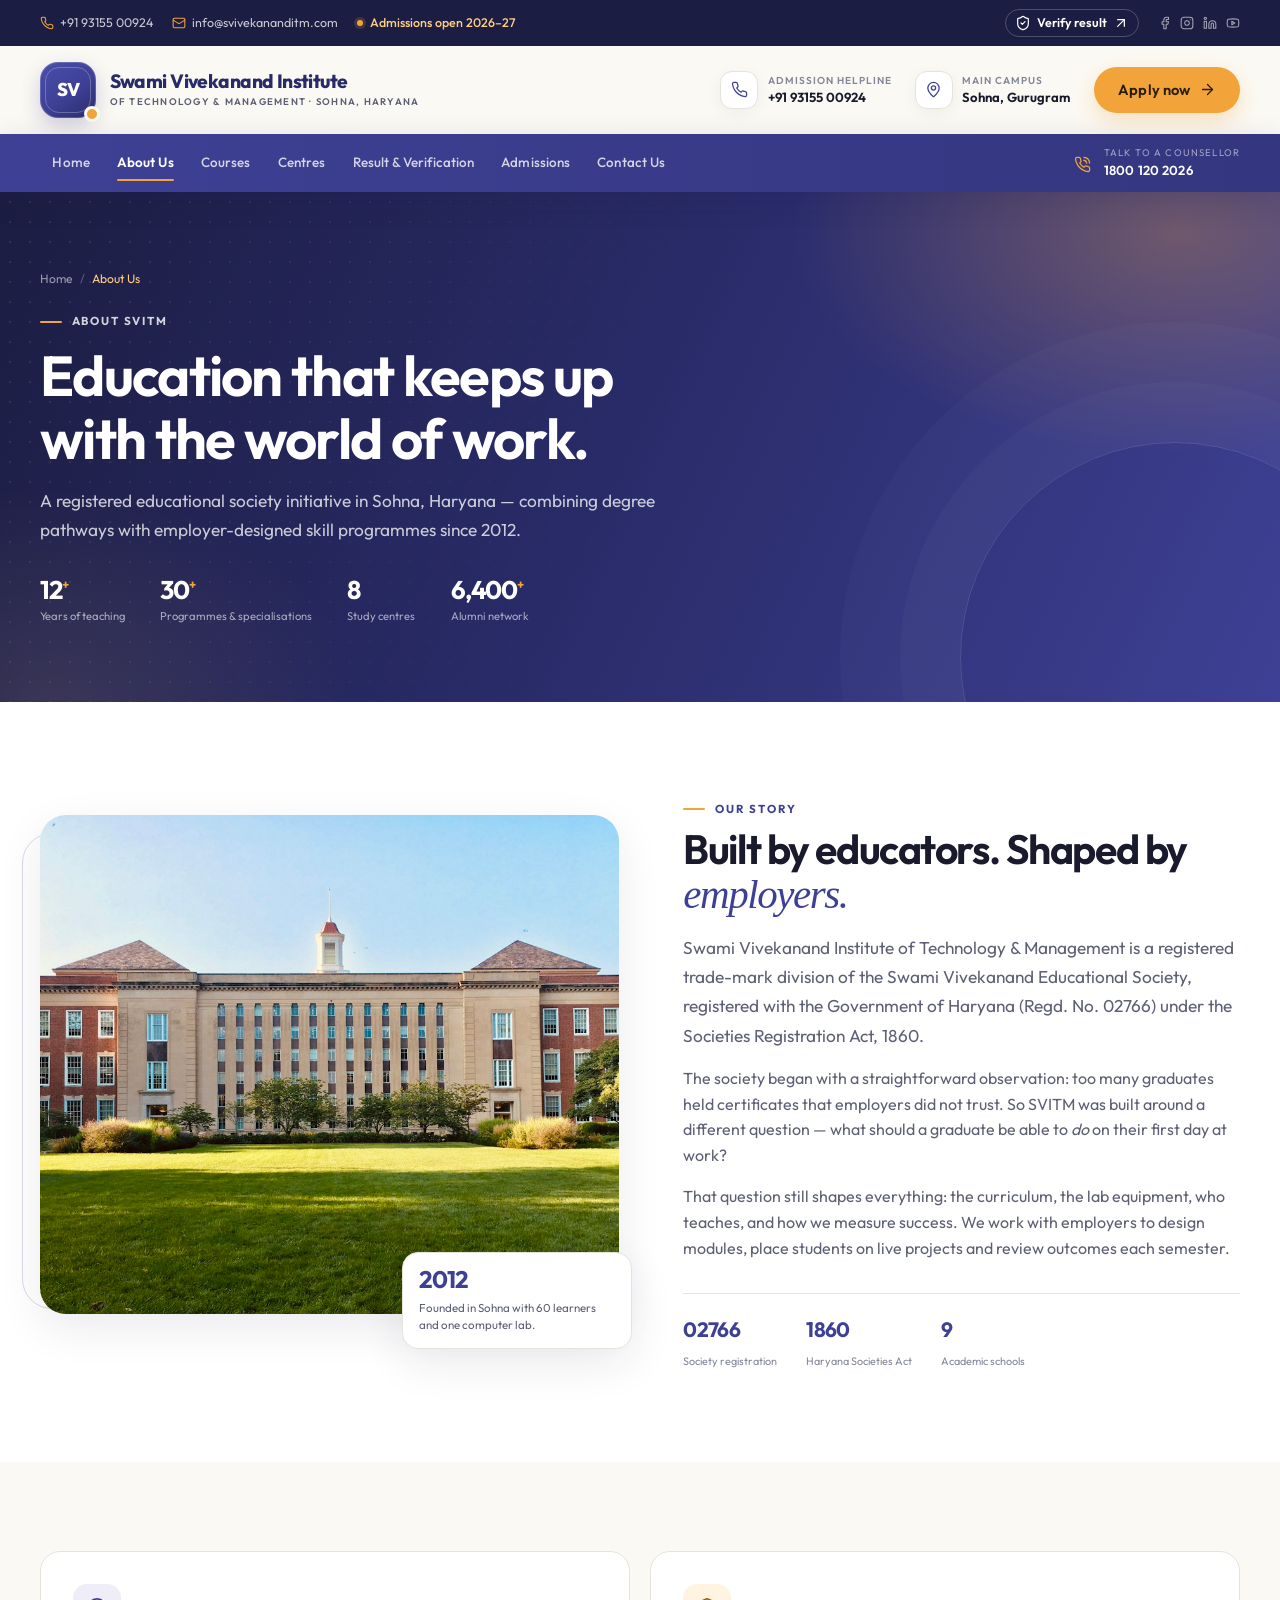
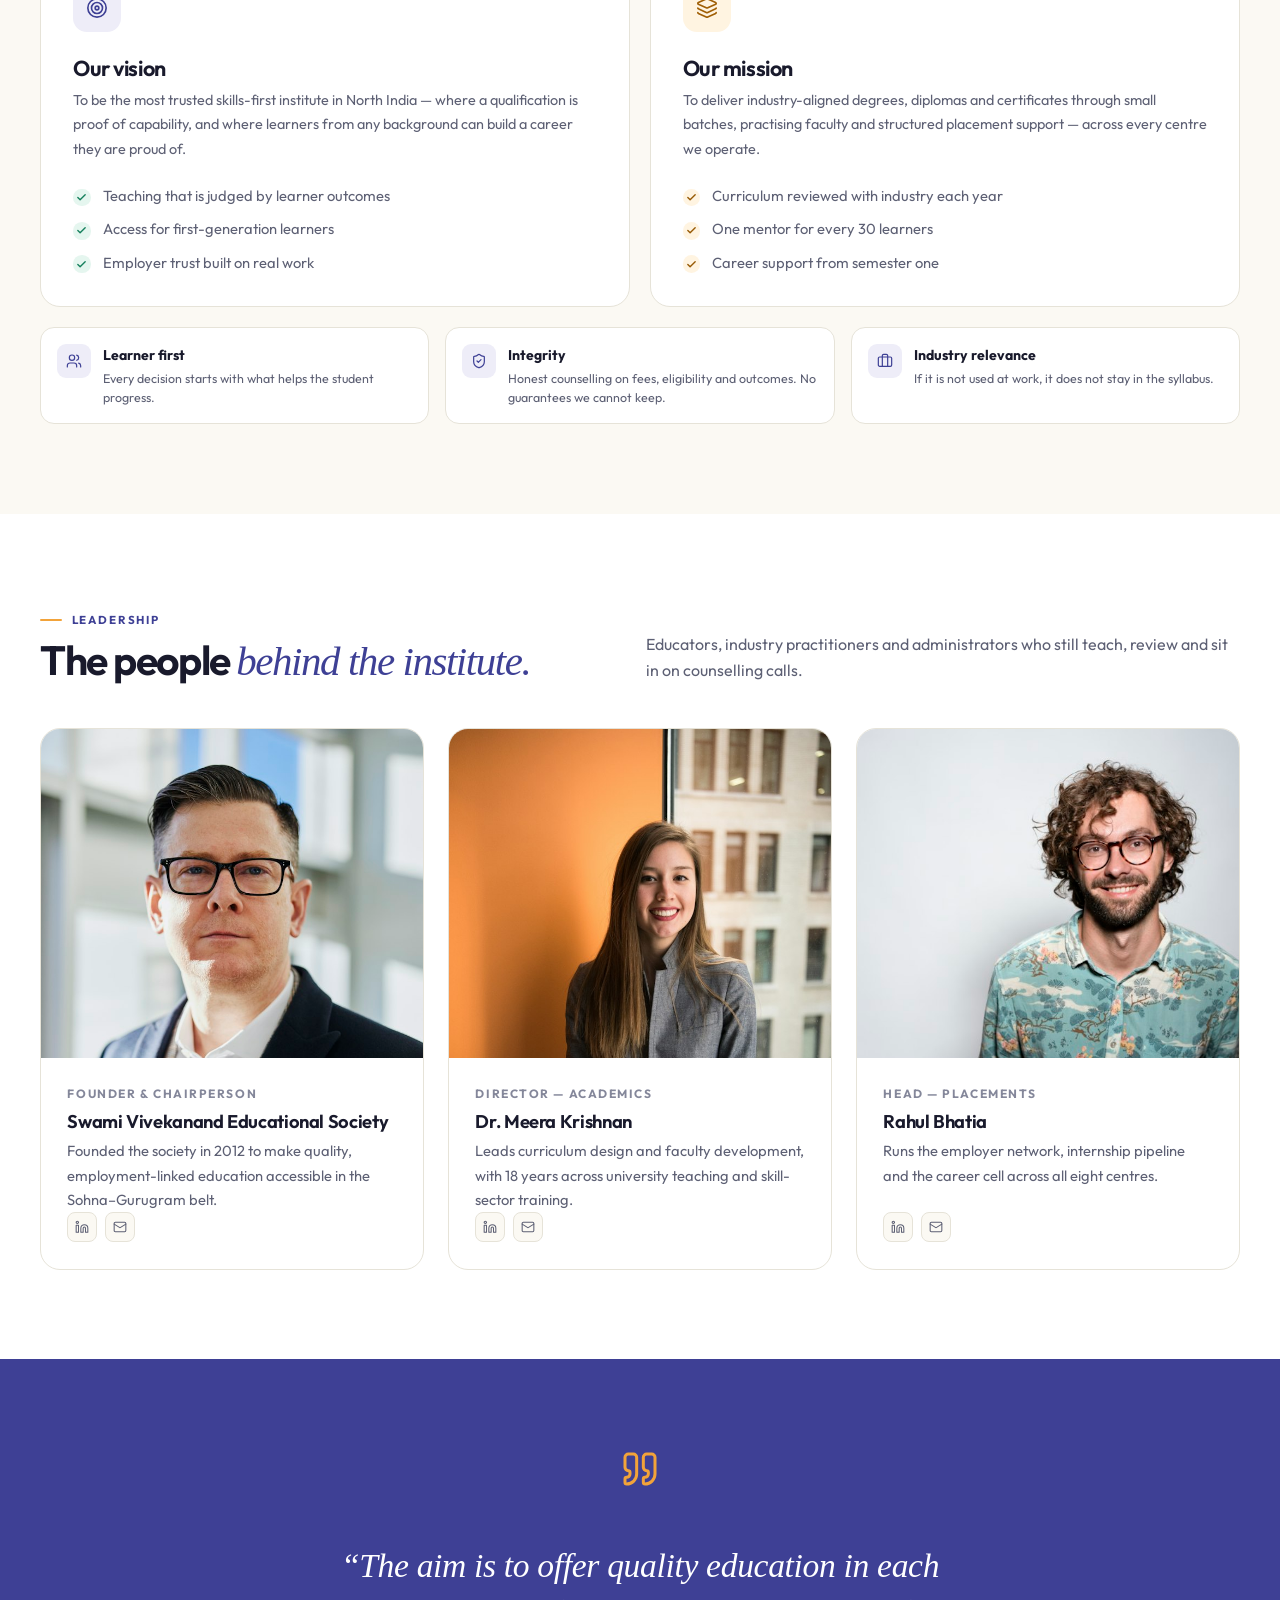
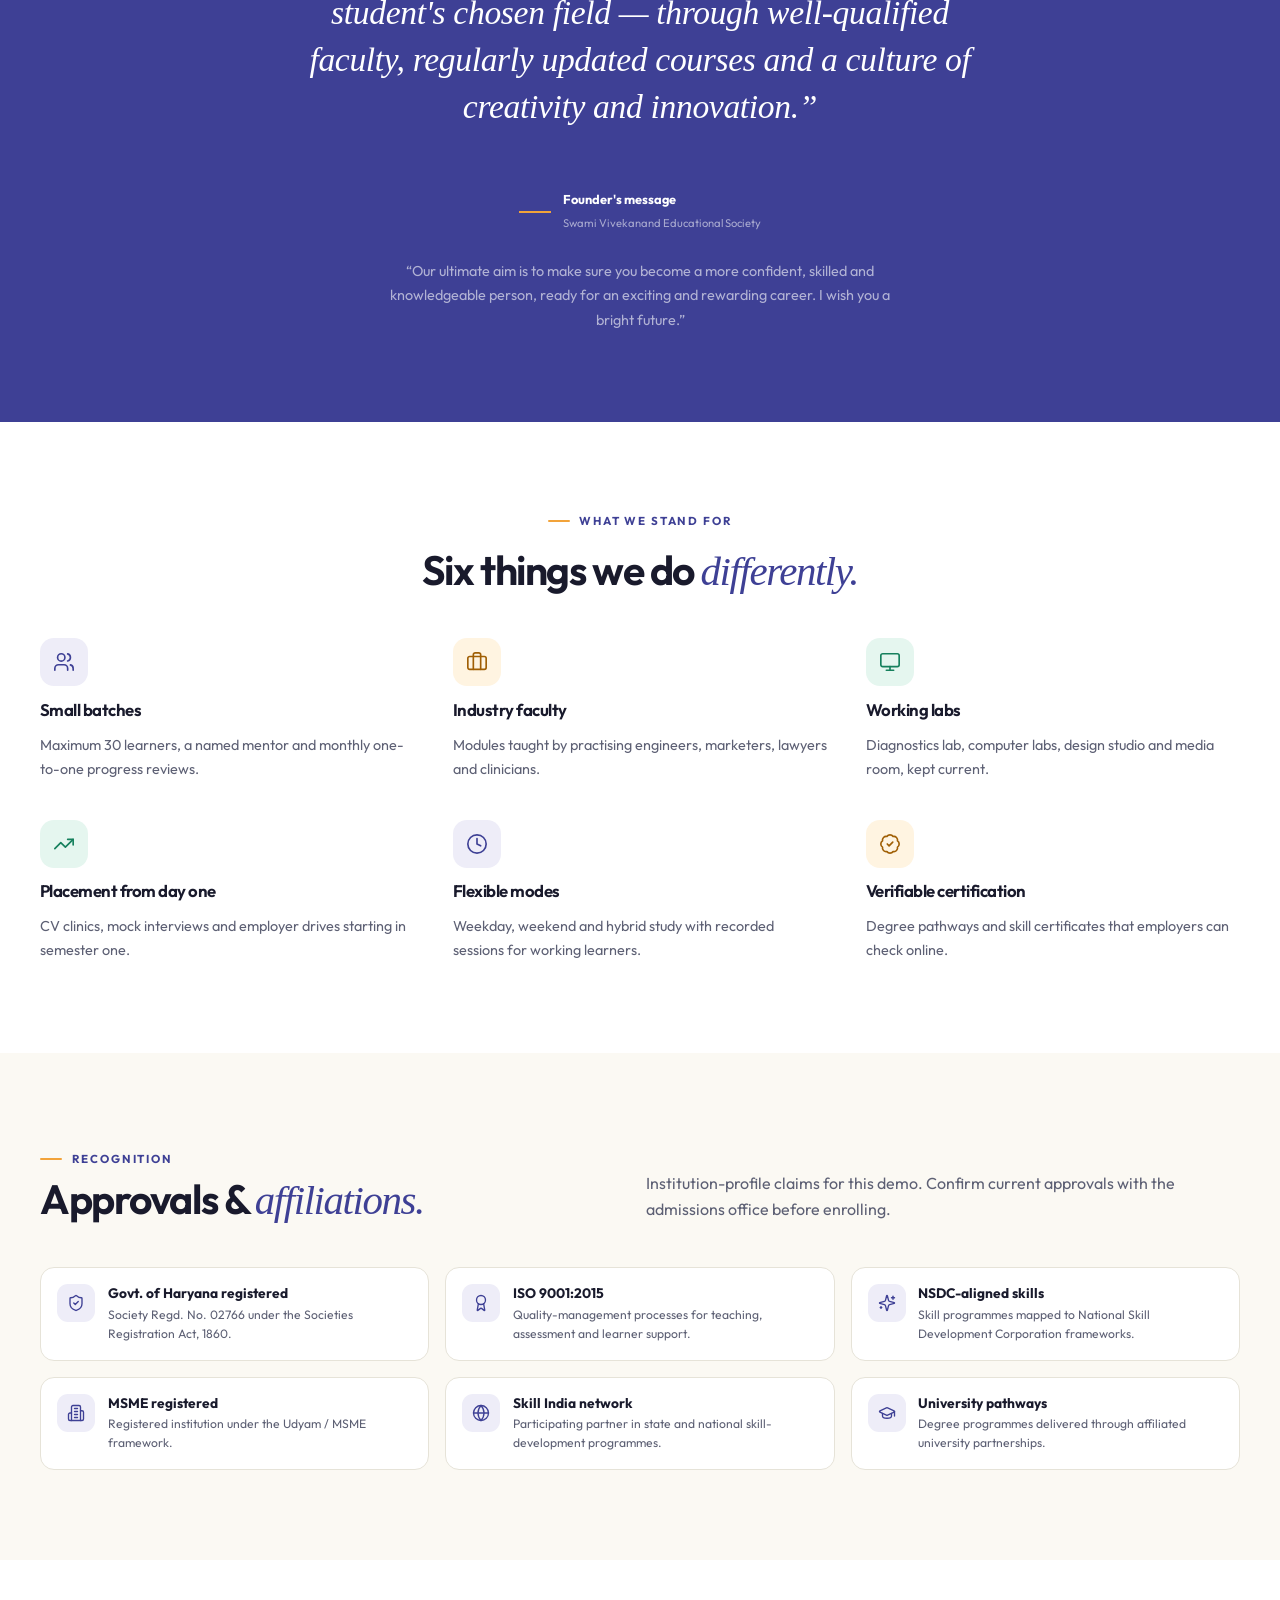
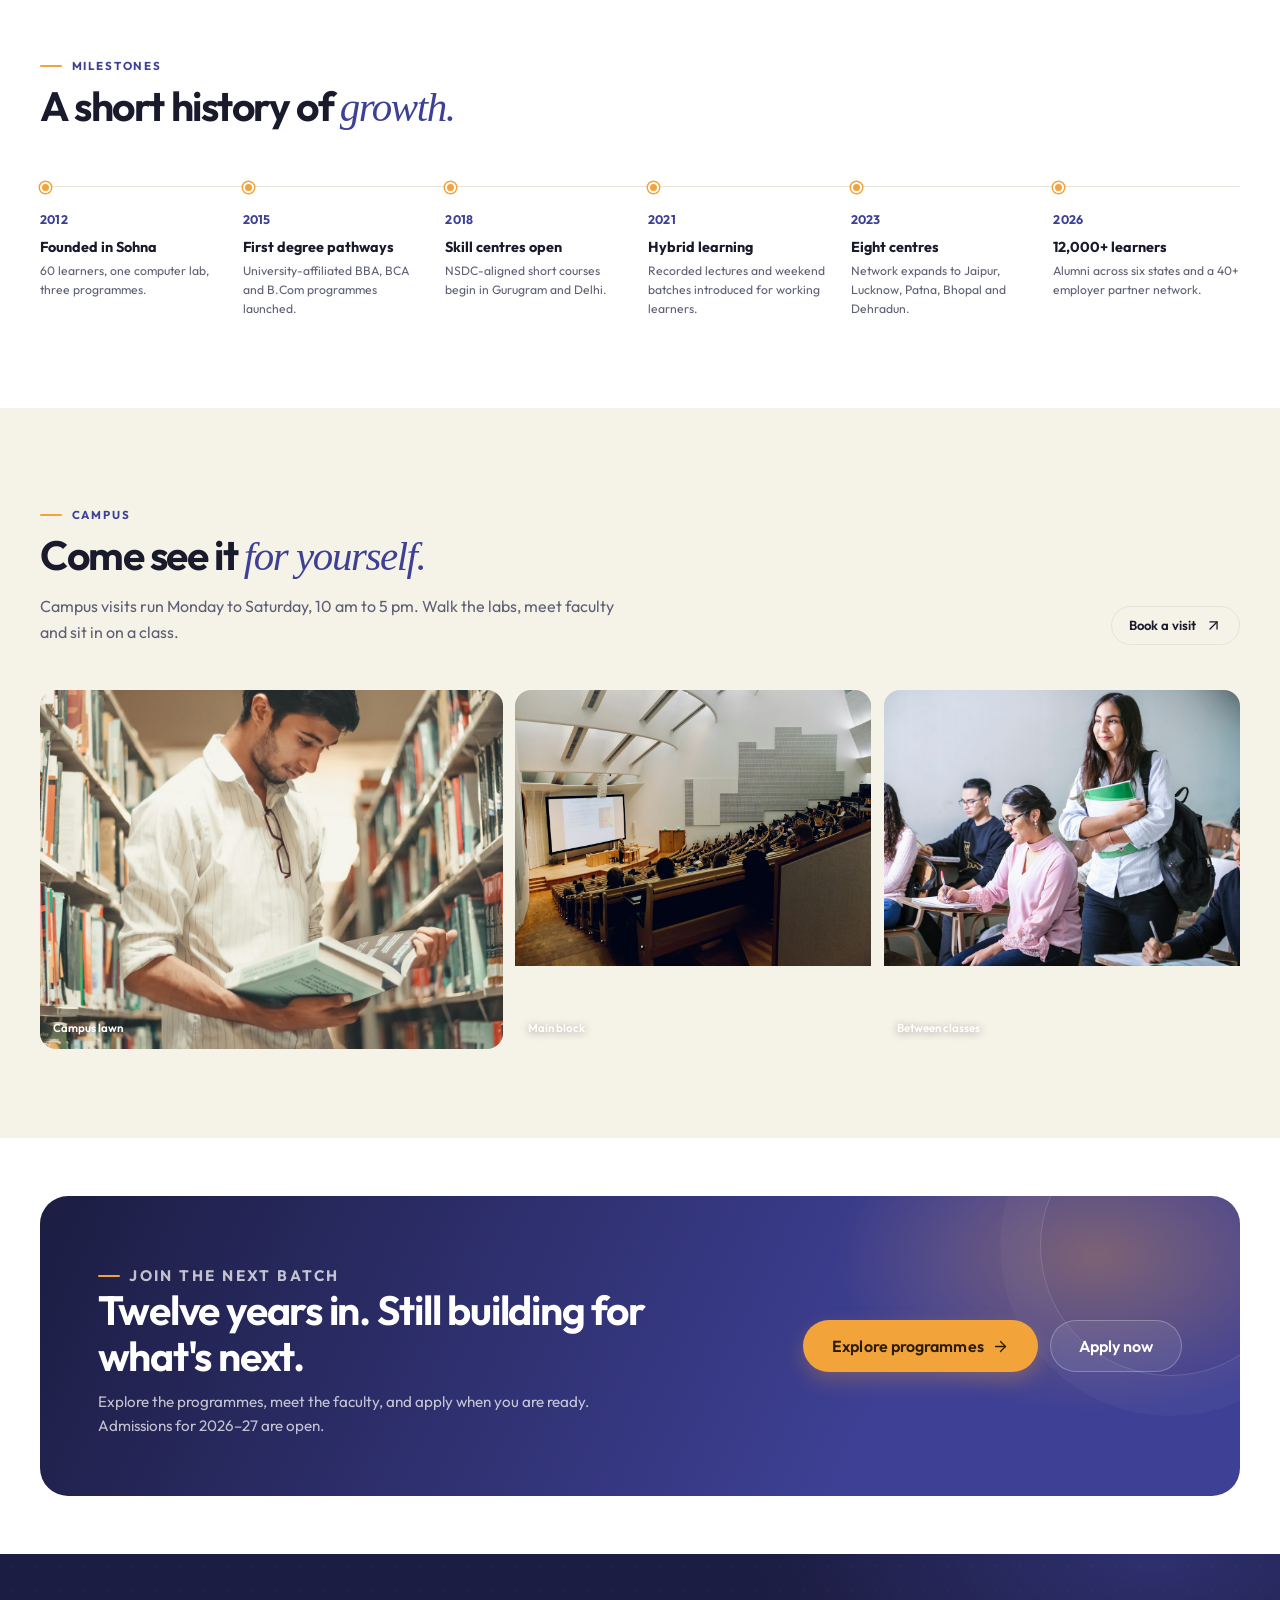
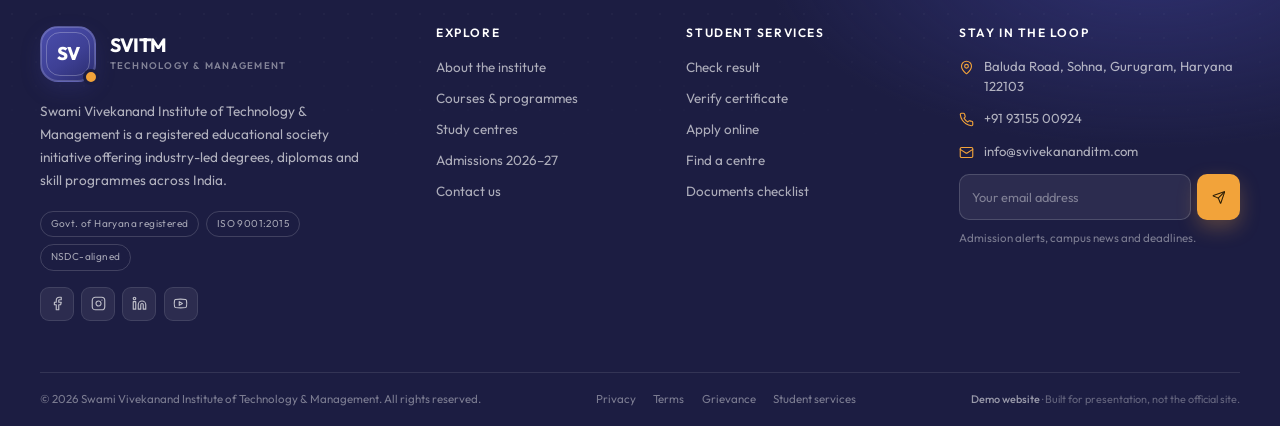
<file: about.html>
<!DOCTYPE html>
<html lang="en">
<head>
  <meta charset="utf-8">
  <meta name="viewport" content="width=device-width, initial-scale=1">
  <title>About SVITM — Our story, vision and leadership | Sohna, Haryana</title>
  <meta name="description" content="Learn about Swami Vivekanand Institute of Technology & Management: a registered educational society in Sohna, Haryana, offering industry-led degrees and skill programmes since 2012.">
  <link rel="icon" href="assets/img/favicon.svg">
  <link rel="stylesheet" href="assets/css/base.css">
  <link rel="stylesheet" href="assets/css/inner-pages.css">
</head>
<body data-page="about">
  <a class="skip-link" href="#main">Skip to content</a>
  <div id="site-header"></div>

  <main id="main">
    <section class="page-hero">
      <div class="container">
        <nav class="breadcrumb" aria-label="Breadcrumb">
          <a href="index.html">Home</a><span class="sep" aria-hidden="true">/</span><span aria-current="page">About Us</span>
        </nav>
        <p class="eyebrow eyebrow--light mt-3">About SVITM</p>
        <h1>Education that keeps up with the world of work.</h1>
        <p class="lead">A registered educational society initiative in Sohna, Haryana — combining degree pathways with employer-designed skill programmes since 2012.</p>
        <div class="page-hero-stats">
          <div><div class="stat-num">12<sup>+</sup></div><div class="stat-label">Years of teaching</div></div>
          <div><div class="stat-num">30<sup>+</sup></div><div class="stat-label">Programmes &amp; specialisations</div></div>
          <div><div class="stat-num">8</div><div class="stat-label">Study centres</div></div>
          <div><div class="stat-num">6,400<sup>+</sup></div><div class="stat-label">Alumni network</div></div>
        </div>
      </div>
    </section>

    <section class="section">
      <div class="container split">
        <div class="split-media">
          <div class="story-media">
            <img class="rounded-img" src="assets/img/campus-1.jpg" alt="SVITM campus building in Sohna, Haryana" width="900" height="760" loading="lazy">
            <div class="story-card">
              <span class="story-card-num">2012</span>
              <p>Founded in Sohna with 60 learners and one computer lab.</p>
            </div>
          </div>
        </div>
        <div>
          <p class="eyebrow">Our story</p>
          <h2 class="section-title">Built by educators. Shaped by <em>employers.</em></h2>
          <p class="lead mt-2">Swami Vivekanand Institute of Technology &amp; Management is a registered trade-mark division of the Swami Vivekanand Educational Society, registered with the Government of Haryana (Regd. No. 02766) under the Societies Registration Act, 1860.</p>
          <p class="text-muted mt-2">The society began with a straightforward observation: too many graduates held certificates that employers did not trust. So SVITM was built around a different question — what should a graduate be able to <em>do</em> on their first day at work?</p>
          <p class="text-muted mt-2">That question still shapes everything: the curriculum, the lab equipment, who teaches, and how we measure success. We work with employers to design modules, place students on live projects and review outcomes each semester.</p>
          <div class="story-facts mt-4">
            <div><strong>02766</strong><span>Society registration</span></div>
            <div><strong>1860</strong><span>Haryana Societies Act</span></div>
            <div><strong>9</strong><span>Academic schools</span></div>
          </div>
        </div>
      </div>
    </section>

    <section class="section bg-cream">
      <div class="container">
        <div class="grid grid--2 vm-grid">
          <article class="card vm-card">
            <span class="icon-box"><svg class="icon" aria-hidden="true"><use href="#i-target"></use></svg></span>
            <h2 class="card-title mt-3">Our vision</h2>
            <p class="card-text">To be the most trusted skills-first institute in North India — where a qualification is proof of capability, and where learners from any background can build a career they are proud of.</p>
            <ul class="check-list mt-3">
              <li>Teaching that is judged by learner outcomes</li>
              <li>Access for first-generation learners</li>
              <li>Employer trust built on real work</li>
            </ul>
          </article>
          <article class="card vm-card">
            <span class="icon-box icon-box--saffron"><svg class="icon" aria-hidden="true"><use href="#i-layers"></use></svg></span>
            <h2 class="card-title mt-3">Our mission</h2>
            <p class="card-text">To deliver industry-aligned degrees, diplomas and certificates through small batches, practising faculty and structured placement support — across every centre we operate.</p>
            <ul class="check-list check-list--saffron mt-3">
              <li>Curriculum reviewed with industry each year</li>
              <li>One mentor for every 30 learners</li>
              <li>Career support from semester one</li>
            </ul>
          </article>
        </div>
        <div class="values-row">
          <div class="value-item"><span class="value-icon"><svg class="icon" aria-hidden="true"><use href="#i-users"></use></svg></span><div><strong>Learner first</strong><p>Every decision starts with what helps the student progress.</p></div></div>
          <div class="value-item"><span class="value-icon"><svg class="icon" aria-hidden="true"><use href="#i-shield-check"></use></svg></span><div><strong>Integrity</strong><p>Honest counselling on fees, eligibility and outcomes. No guarantees we cannot keep.</p></div></div>
          <div class="value-item"><span class="value-icon"><svg class="icon" aria-hidden="true"><use href="#i-briefcase"></use></svg></span><div><strong>Industry relevance</strong><p>If it is not used at work, it does not stay in the syllabus.</p></div></div>
        </div>
      </div>
    </section>

    <section class="section">
      <div class="container">
        <div class="section-head">
          <div>
            <p class="eyebrow">Leadership</p>
            <h2 class="section-title">The people <em>behind the institute.</em></h2>
          </div>
          <p class="section-lead">Educators, industry practitioners and administrators who still teach, review and sit in on counselling calls.</p>
        </div>
        <div class="grid grid--3 leadership-grid">
          <article class="card leader-card">
            <div class="leader-photo"><img src="assets/img/leader-1.jpg" alt="Founder and chairperson of SVITM" width="500" height="560" loading="lazy"></div>
            <div class="card-body">
              <p class="kicker">Founder &amp; Chairperson</p>
              <h3 class="card-title mt-1">Swami Vivekanand Educational Society</h3>
              <p class="card-text">Founded the society in 2012 to make quality, employment-linked education accessible in the Sohna–Gurugram belt.</p>
              <div class="social-row social-row--light mt-2">
                <a href="#" aria-label="LinkedIn profile"><svg class="icon" aria-hidden="true"><use href="#i-linkedin"></use></svg></a>
                <a href="#" aria-label="Email"><svg class="icon" aria-hidden="true"><use href="#i-mail"></use></svg></a>
              </div>
            </div>
          </article>
          <article class="card leader-card">
            <div class="leader-photo"><img src="assets/img/leader-2.jpg" alt="Director of academics at SVITM" width="500" height="560" loading="lazy"></div>
            <div class="card-body">
              <p class="kicker">Director — Academics</p>
              <h3 class="card-title mt-1">Dr. Meera Krishnan</h3>
              <p class="card-text">Leads curriculum design and faculty development, with 18 years across university teaching and skill-sector training.</p>
              <div class="social-row social-row--light mt-2">
                <a href="#" aria-label="LinkedIn profile"><svg class="icon" aria-hidden="true"><use href="#i-linkedin"></use></svg></a>
                <a href="#" aria-label="Email"><svg class="icon" aria-hidden="true"><use href="#i-mail"></use></svg></a>
              </div>
            </div>
          </article>
          <article class="card leader-card">
            <div class="leader-photo"><img src="assets/img/leader-3.jpg" alt="Head of placements at SVITM" width="500" height="560" loading="lazy"></div>
            <div class="card-body">
              <p class="kicker">Head — Placements</p>
              <h3 class="card-title mt-1">Rahul Bhatia</h3>
              <p class="card-text">Runs the employer network, internship pipeline and the career cell across all eight centres.</p>
              <div class="social-row social-row--light mt-2">
                <a href="#" aria-label="LinkedIn profile"><svg class="icon" aria-hidden="true"><use href="#i-linkedin"></use></svg></a>
                <a href="#" aria-label="Email"><svg class="icon" aria-hidden="true"><use href="#i-mail"></use></svg></a>
              </div>
            </div>
          </article>
        </div>
      </div>
    </section>

    <section class="section bg-indigo about-quote-band">
      <div class="container">
        <div class="about-quote-inner">
          <svg class="icon quote-mark" aria-hidden="true"><use href="#i-quote"></use></svg>
          <blockquote class="serif">“The aim is to offer quality education in each student's chosen field — through well-qualified faculty, regularly updated courses and a culture of creativity and innovation.”</blockquote>
          <div class="about-quote-attr">
            <span class="quote-line" aria-hidden="true"></span>
            <div><strong>Founder's message</strong><span>Swami Vivekanand Educational Society</span></div>
          </div>
          <p class="about-quote-more">“Our ultimate aim is to make sure you become a more confident, skilled and knowledgeable person, ready for an exciting and rewarding career. I wish you a bright future.”</p>
        </div>
      </div>
    </section>

    <section class="section">
      <div class="container">
        <div class="section-head section-head--center">
          <p class="eyebrow eyebrow--center">What we stand for</p>
          <h2 class="section-title">Six things we do <em>differently.</em></h2>
        </div>
        <div class="grid grid--3 diff-grid">
          <div class="feature"><span class="icon-box"><svg class="icon" aria-hidden="true"><use href="#i-users"></use></svg></span><h3>Small batches</h3><p>Maximum 30 learners, a named mentor and monthly one-to-one progress reviews.</p></div>
          <div class="feature"><span class="icon-box icon-box--saffron"><svg class="icon" aria-hidden="true"><use href="#i-briefcase"></use></svg></span><h3>Industry faculty</h3><p>Modules taught by practising engineers, marketers, lawyers and clinicians.</p></div>
          <div class="feature"><span class="icon-box icon-box--green"><svg class="icon" aria-hidden="true"><use href="#i-monitor"></use></svg></span><h3>Working labs</h3><p>Diagnostics lab, computer labs, design studio and media room, kept current.</p></div>
          <div class="feature"><span class="icon-box icon-box--green"><svg class="icon" aria-hidden="true"><use href="#i-trending-up"></use></svg></span><h3>Placement from day one</h3><p>CV clinics, mock interviews and employer drives starting in semester one.</p></div>
          <div class="feature"><span class="icon-box"><svg class="icon" aria-hidden="true"><use href="#i-clock"></use></svg></span><h3>Flexible modes</h3><p>Weekday, weekend and hybrid study with recorded sessions for working learners.</p></div>
          <div class="feature"><span class="icon-box icon-box--saffron"><svg class="icon" aria-hidden="true"><use href="#i-badge-check"></use></svg></span><h3>Verifiable certification</h3><p>Degree pathways and skill certificates that employers can check online.</p></div>
        </div>
      </div>
    </section>

    <section class="section bg-cream">
      <div class="container">
        <div class="section-head">
          <div>
            <p class="eyebrow">Recognition</p>
            <h2 class="section-title">Approvals &amp; <em>affiliations.</em></h2>
          </div>
          <p class="section-lead">Institution-profile claims for this demo. Confirm current approvals with the admissions office before enrolling.</p>
        </div>
        <div class="grid grid--3 affiliation-grid">
          <div class="affiliation"><span class="icon-box icon-box--sm"><svg class="icon" aria-hidden="true"><use href="#i-shield-check"></use></svg></span><div><strong>Govt. of Haryana registered</strong><p>Society Regd. No. 02766 under the Societies Registration Act, 1860.</p></div></div>
          <div class="affiliation"><span class="icon-box icon-box--sm"><svg class="icon" aria-hidden="true"><use href="#i-award"></use></svg></span><div><strong>ISO 9001:2015</strong><p>Quality-management processes for teaching, assessment and learner support.</p></div></div>
          <div class="affiliation"><span class="icon-box icon-box--sm"><svg class="icon" aria-hidden="true"><use href="#i-sparkles"></use></svg></span><div><strong>NSDC-aligned skills</strong><p>Skill programmes mapped to National Skill Development Corporation frameworks.</p></div></div>
          <div class="affiliation"><span class="icon-box icon-box--sm"><svg class="icon" aria-hidden="true"><use href="#i-building-2"></use></svg></span><div><strong>MSME registered</strong><p>Registered institution under the Udyam / MSME framework.</p></div></div>
          <div class="affiliation"><span class="icon-box icon-box--sm"><svg class="icon" aria-hidden="true"><use href="#i-globe-2"></use></svg></span><div><strong>Skill India network</strong><p>Participating partner in state and national skill-development programmes.</p></div></div>
          <div class="affiliation"><span class="icon-box icon-box--sm"><svg class="icon" aria-hidden="true"><use href="#i-graduation-cap"></use></svg></span><div><strong>University pathways</strong><p>Degree programmes delivered through affiliated university partnerships.</p></div></div>
        </div>
      </div>
    </section>

    <section class="section">
      <div class="container">
        <div class="section-head">
          <div>
            <p class="eyebrow">Milestones</p>
            <h2 class="section-title">A short history of <em>growth.</em></h2>
          </div>
        </div>
        <ol class="milestones">
          <li><span class="milestone-year">2012</span><div><strong>Founded in Sohna</strong><p>60 learners, one computer lab, three programmes.</p></div></li>
          <li><span class="milestone-year">2015</span><div><strong>First degree pathways</strong><p>University-affiliated BBA, BCA and B.Com programmes launched.</p></div></li>
          <li><span class="milestone-year">2018</span><div><strong>Skill centres open</strong><p>NSDC-aligned short courses begin in Gurugram and Delhi.</p></div></li>
          <li><span class="milestone-year">2021</span><div><strong>Hybrid learning</strong><p>Recorded lectures and weekend batches introduced for working learners.</p></div></li>
          <li><span class="milestone-year">2023</span><div><strong>Eight centres</strong><p>Network expands to Jaipur, Lucknow, Patna, Bhopal and Dehradun.</p></div></li>
          <li><span class="milestone-year">2026</span><div><strong>12,000+ learners</strong><p>Alumni across six states and a 40+ employer partner network.</p></div></li>
        </ol>
      </div>
    </section>

    <section class="section bg-cream-2">
      <div class="container">
        <div class="section-head">
          <div>
            <p class="eyebrow">Campus</p>
            <h2 class="section-title">Come see it <em>for yourself.</em></h2>
            <p class="section-lead mt-2">Campus visits run Monday to Saturday, 10 am to 5 pm. Walk the labs, meet faculty and sit in on a class.</p>
          </div>
          <a class="btn btn--outline btn--sm" href="contact.html">Book a visit <svg class="icon" aria-hidden="true"><use href="#i-arrow-up-right"></use></svg></a>
        </div>
        <div class="campus-strip">
          <a class="campus-strip-item" href="assets/img/campus-2.jpg" data-lightbox="assets/img/campus-2.jpg"><img src="assets/img/campus-2.jpg" alt="Campus lawn and main building" width="700" height="520" loading="lazy"><span>Campus lawn</span></a>
          <a class="campus-strip-item" href="assets/img/campus-4.jpg" data-lightbox="assets/img/campus-4.jpg"><img src="assets/img/campus-4.jpg" alt="Main academic block" width="700" height="520" loading="lazy"><span>Main block</span></a>
          <a class="campus-strip-item" href="assets/img/campus-7.jpg" data-lightbox="assets/img/campus-7.jpg"><img src="assets/img/campus-7.jpg" alt="Students between classes" width="700" height="520" loading="lazy"><span>Between classes</span></a>
        </div>
      </div>
    </section>

    <section class="section section--sm">
      <div class="container">
        <div class="cta-band">
          <div>
            <p class="eyebrow eyebrow--light">Join the next batch</p>
            <h2>Twelve years in. Still building for what's next.</h2>
            <p>Explore the programmes, meet the faculty, and apply when you are ready. Admissions for 2026–27 are open.</p>
          </div>
          <div class="cta-actions">
            <a class="btn btn--accent btn--lg" href="courses.html">Explore programmes <svg class="icon" aria-hidden="true"><use href="#i-arrow-right"></use></svg></a>
            <a class="btn btn--ghost btn--lg" href="admissions.html#apply">Apply now</a>
          </div>
        </div>
      </div>
    </section>
  </main>

  <div id="site-footer"></div>
  <script src="assets/js/icons.js"></script>
  <script src="assets/js/layout.js"></script>
  <script src="assets/js/site.js"></script>
</body>
</html>
</file>
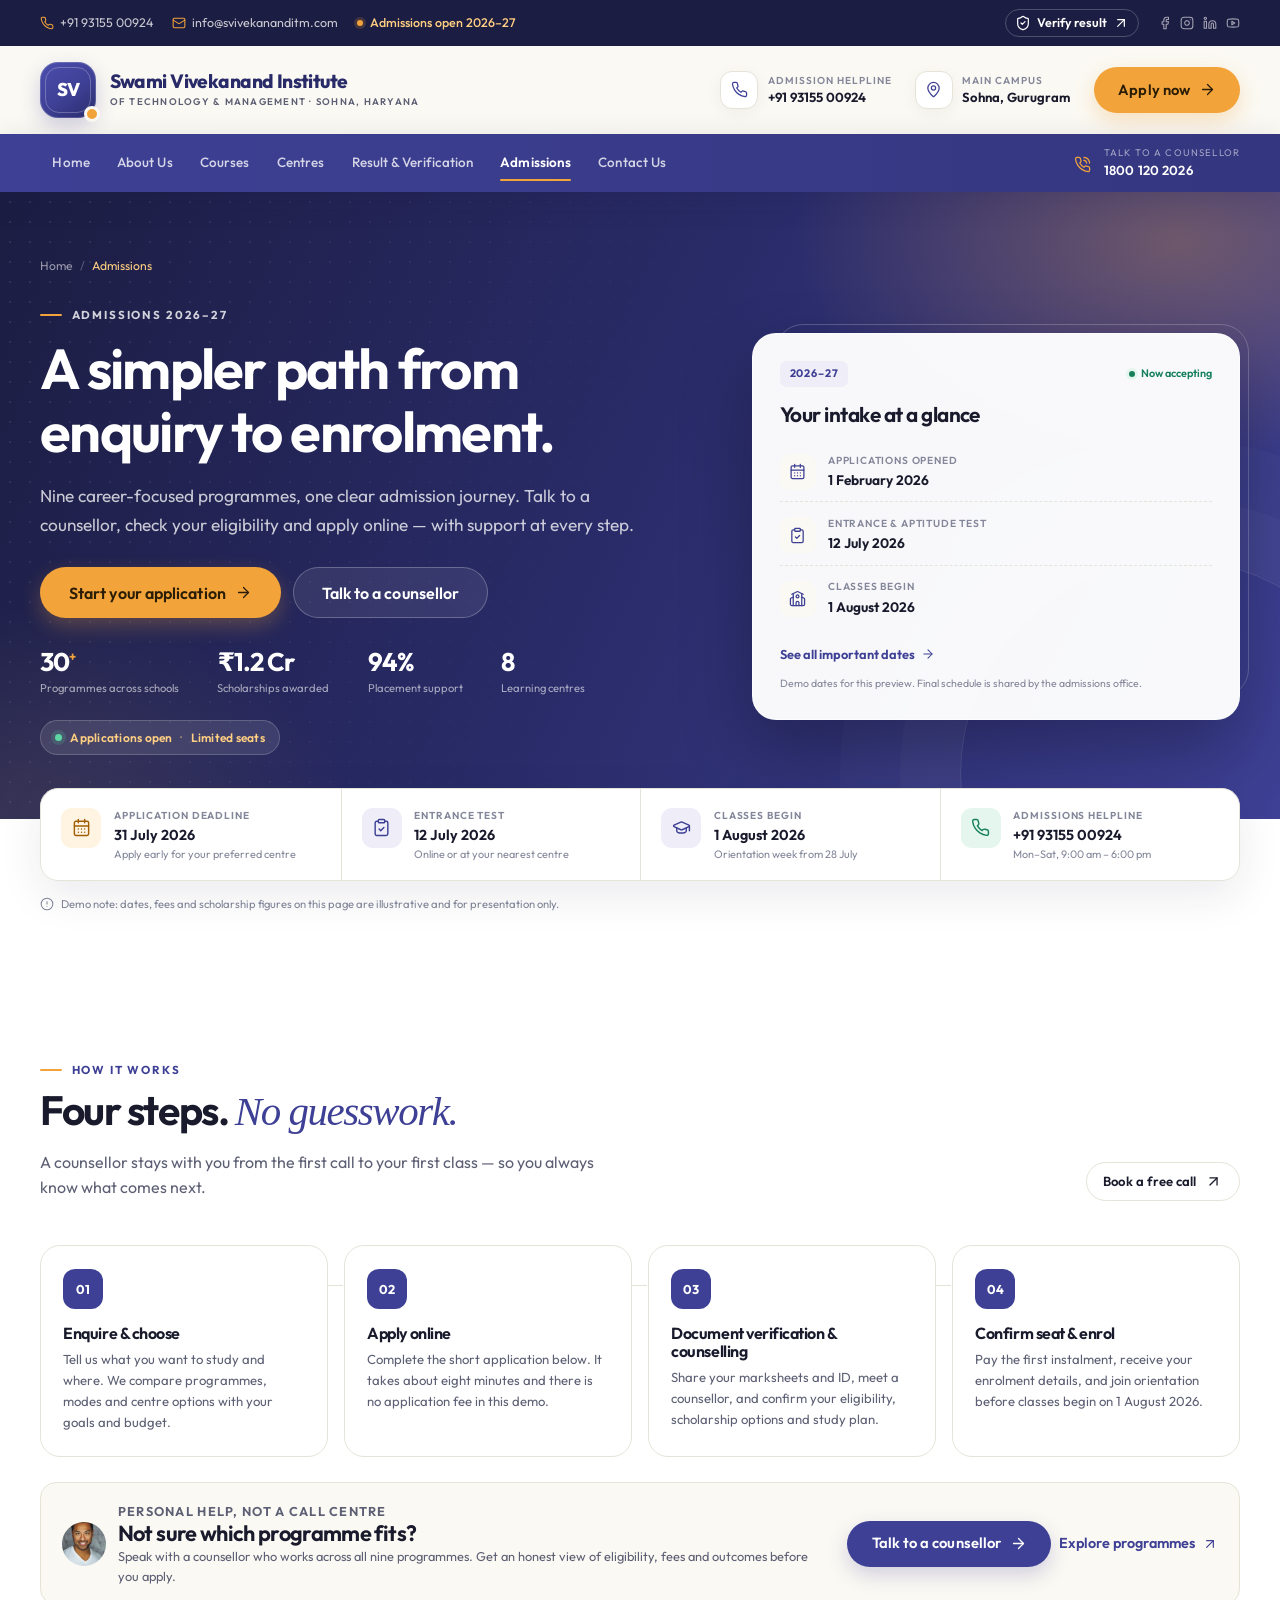
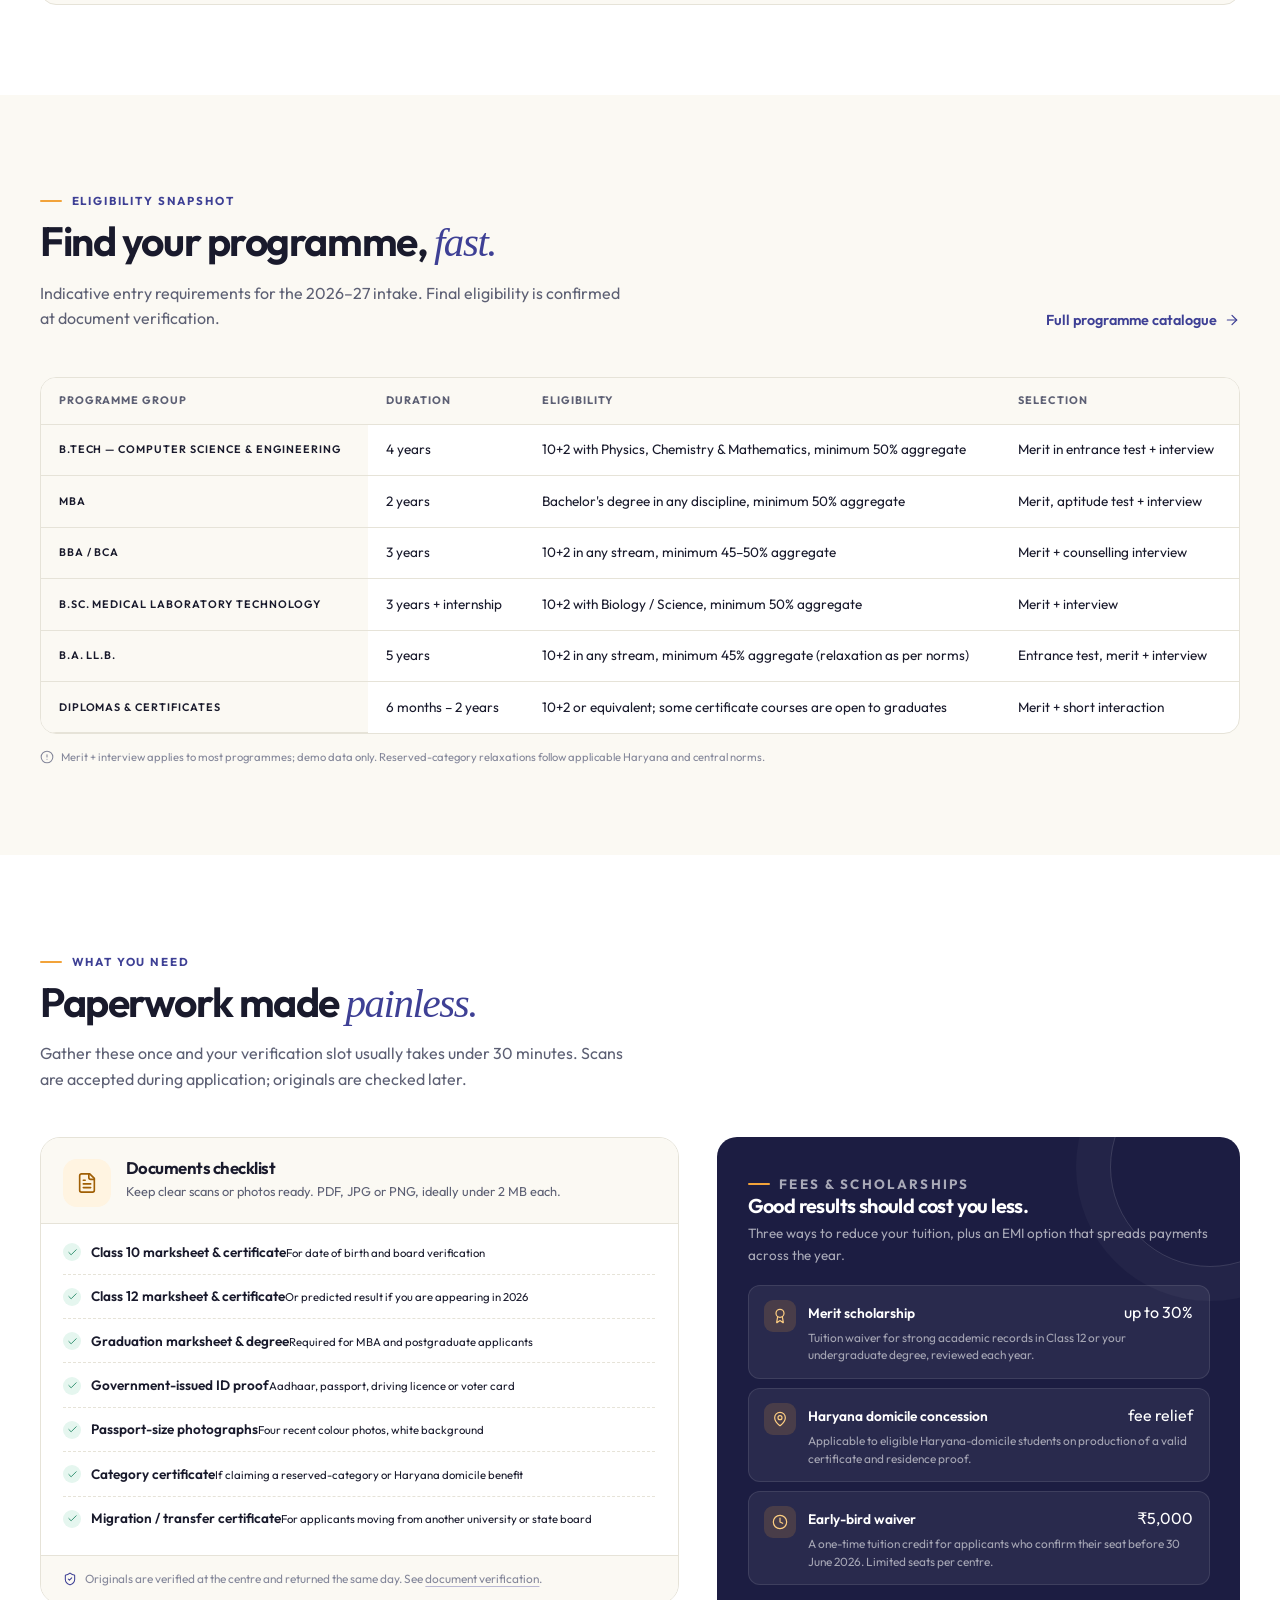
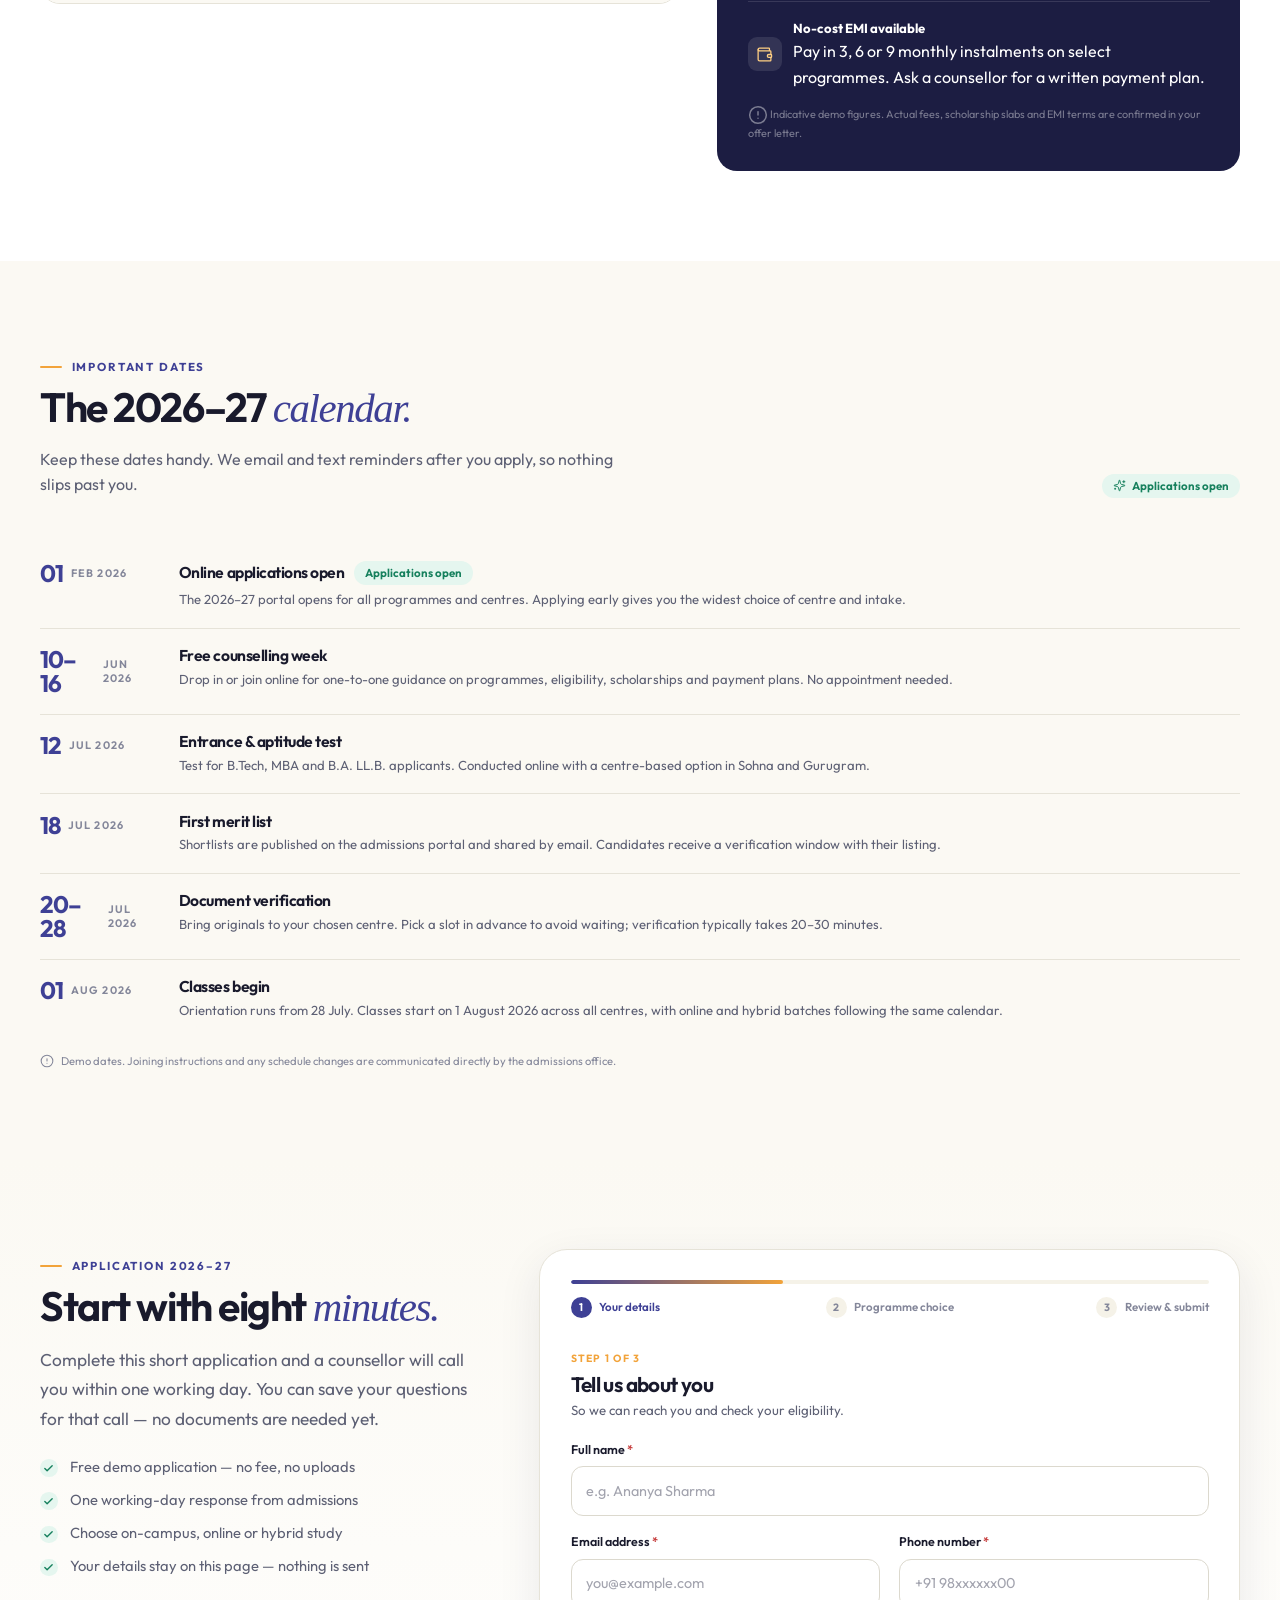
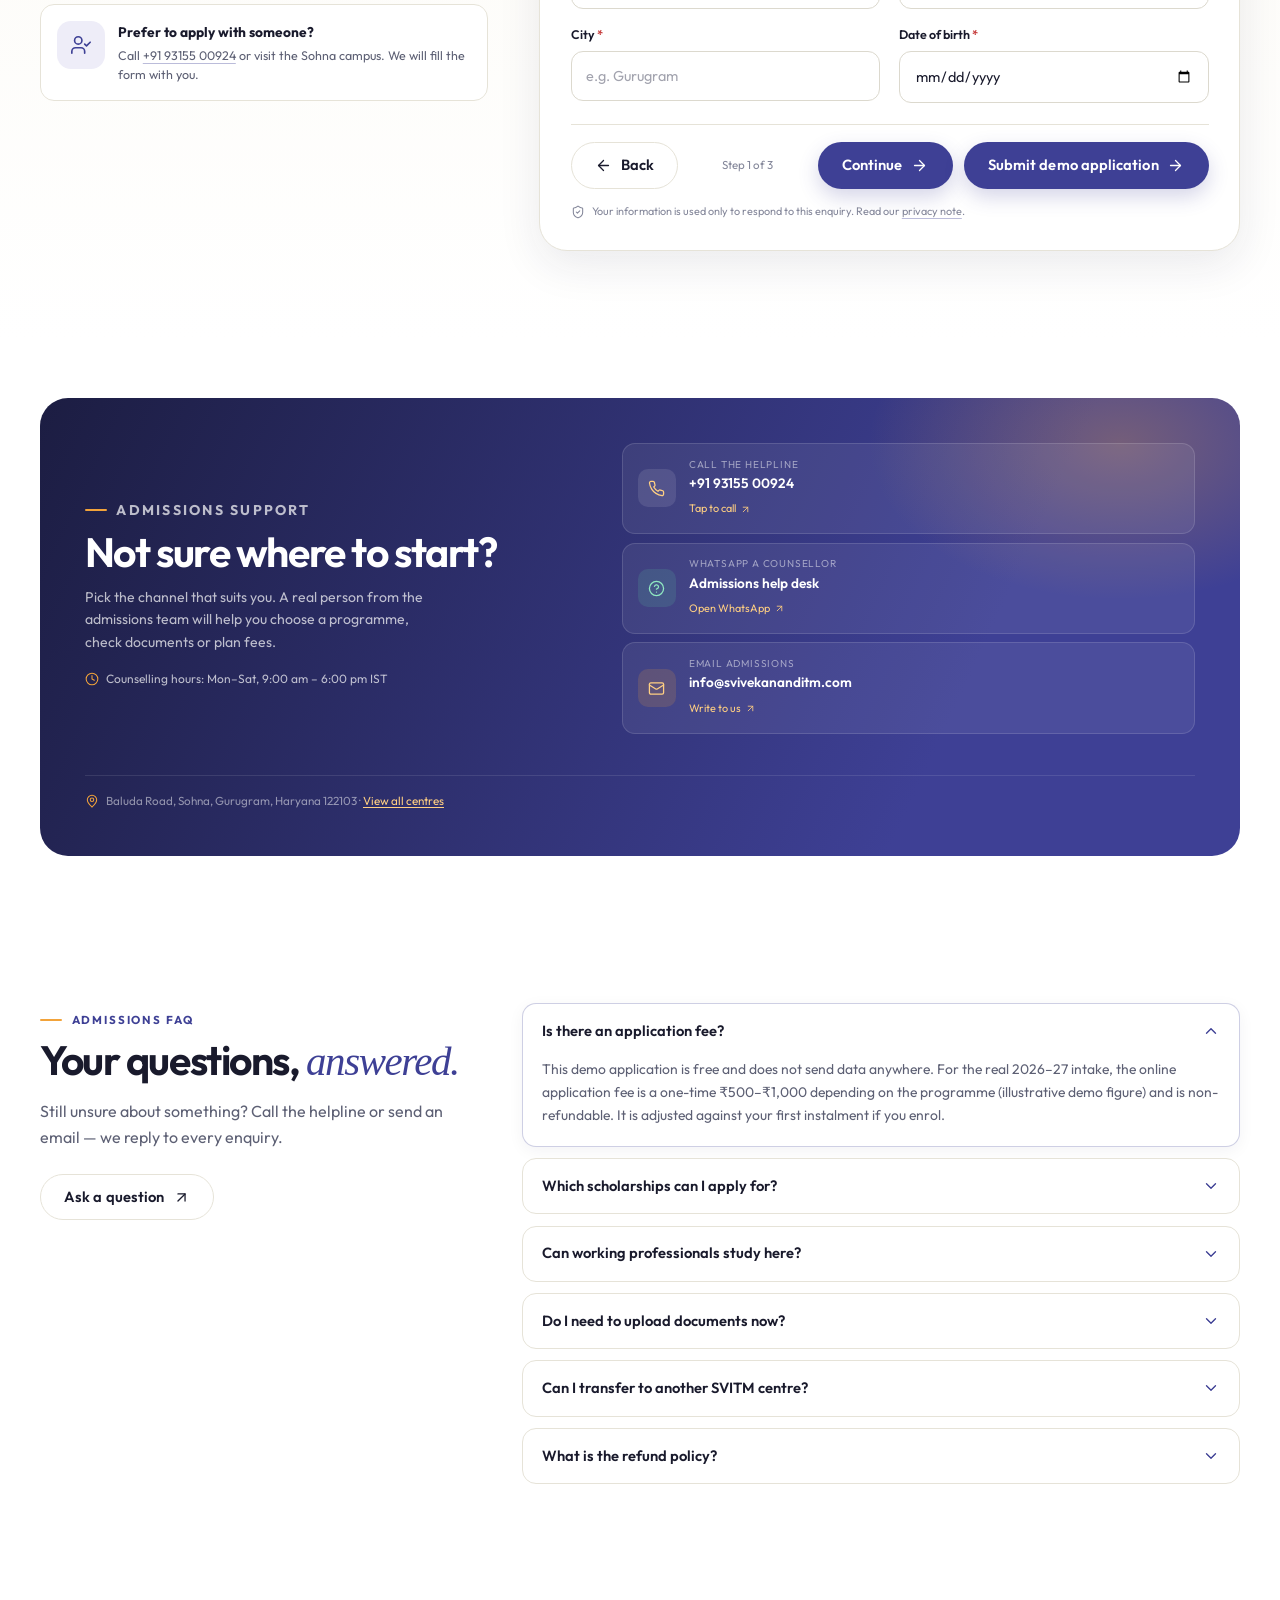
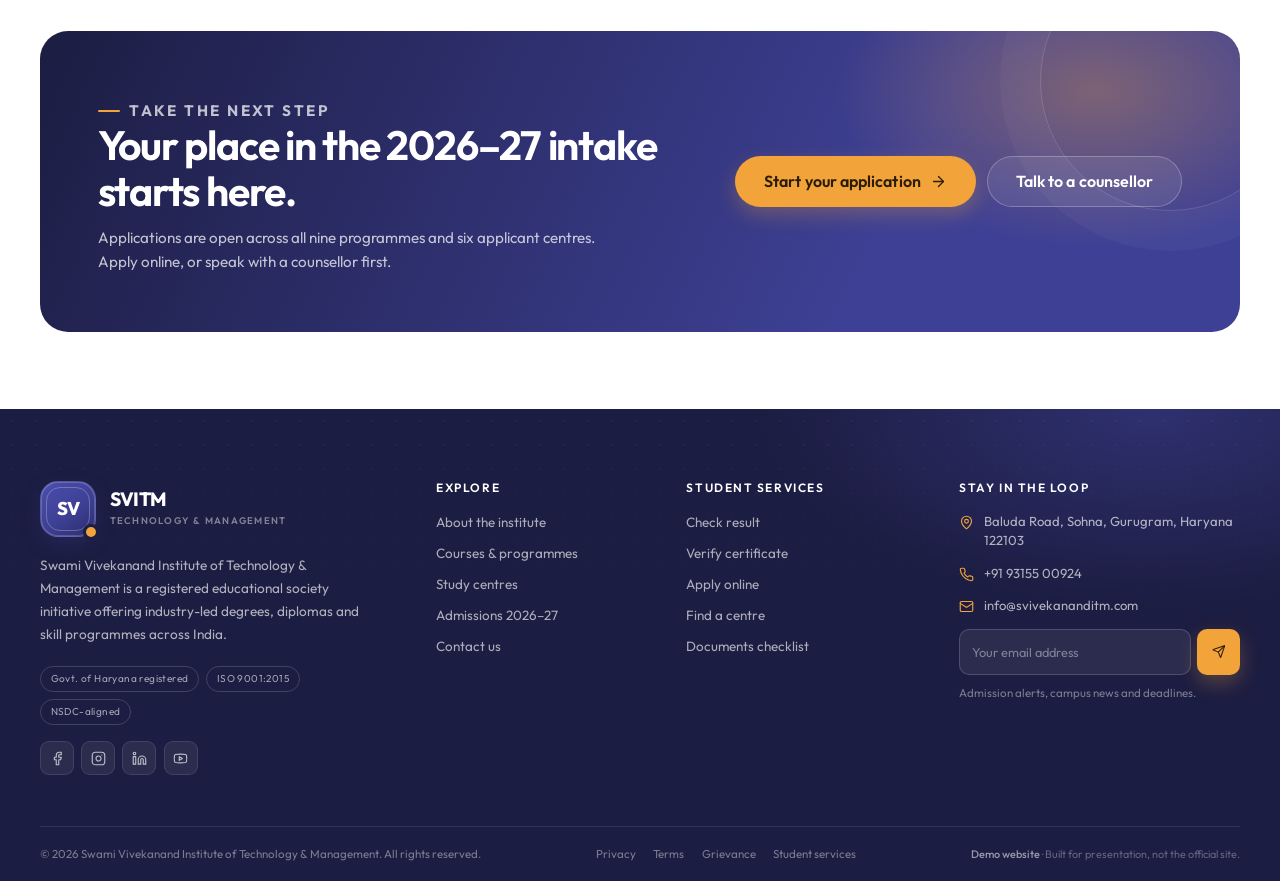
<file: admissions.html>
<!DOCTYPE html>
<html lang="en">
<head>
  <meta charset="utf-8">
  <meta name="viewport" content="width=device-width, initial-scale=1">
  <title>Admissions 2026–27 | SVITM</title>
  <meta name="description" content="Apply to SVITM for 2026–27. Explore eligibility, scholarships, important dates and a simple four-step admission process across our Sohna, Gurugram, Delhi, Jaipur, Lucknow and Patna centres.">
  <link rel="icon" href="assets/img/favicon.svg">
  <link rel="stylesheet" href="assets/css/base.css">
  <link rel="stylesheet" href="assets/css/admissions.css">
</head>
<body data-page="admissions">
  <a class="skip-link" href="#main">Skip to content</a>
  <div id="site-header"></div>

  <main id="main">
    <!-- ============================ Page hero ============================ -->
    <section class="page-hero ad-hero">
      <div class="container">
        <nav class="breadcrumb" aria-label="Breadcrumb">
          <a href="index.html">Home</a>
          <span class="sep" aria-hidden="true">/</span>
          <span aria-current="page">Admissions</span>
        </nav>

        <div class="ad-hero-grid">
          <div class="ad-hero-copy">
            <p class="eyebrow eyebrow--light">Admissions 2026–27</p>
            <h1>A simpler path from enquiry to enrolment.</h1>
            <p class="lead">Nine career-focused programmes, one clear admission journey. Talk to a counsellor, check your eligibility and apply online — with support at every step.</p>

            <div class="page-hero-actions">
              <a class="btn btn--accent btn--lg" href="#apply">
                Start your application
                <svg class="icon" aria-hidden="true"><use href="#i-arrow-right"></use></svg>
              </a>
              <a class="btn btn--ghost btn--lg" href="contact.html">Talk to a counsellor</a>
            </div>

            <div class="page-hero-stats">
              <div>
                <div class="stat-num">30<sup>+</sup></div>
                <div class="stat-label">Programmes across schools</div>
              </div>
              <div>
                <div class="stat-num">₹1.2 Cr</div>
                <div class="stat-label">Scholarships awarded</div>
              </div>
              <div>
                <div class="stat-num">94%</div>
                <div class="stat-label">Placement support</div>
              </div>
              <div>
                <div class="stat-num">8</div>
                <div class="stat-label">Learning centres</div>
              </div>
            </div>

            <p class="status-chip">
              <span class="status-dot" aria-hidden="true"></span>
              Applications open <span class="status-sep" aria-hidden="true">·</span> Limited seats
            </p>
          </div>

          <aside class="ad-hero-card" aria-label="2026–27 application window">
            <div class="ad-hero-card-head">
              <span class="ad-hero-card-badge">2026–27</span>
              <span class="ad-hero-card-live"><span aria-hidden="true"></span> Now accepting</span>
            </div>
            <h2 class="ad-hero-card-title">Your intake at a glance</h2>
            <ul class="ad-hero-card-list">
              <li>
                <span class="ad-hero-card-icon"><svg class="icon" aria-hidden="true"><use href="#i-calendar-days"></use></svg></span>
                <span><small>Applications opened</small><strong>1 February 2026</strong></span>
              </li>
              <li>
                <span class="ad-hero-card-icon"><svg class="icon" aria-hidden="true"><use href="#i-clipboard-check"></use></svg></span>
                <span><small>Entrance &amp; aptitude test</small><strong>12 July 2026</strong></span>
              </li>
              <li>
                <span class="ad-hero-card-icon"><svg class="icon" aria-hidden="true"><use href="#i-school"></use></svg></span>
                <span><small>Classes begin</small><strong>1 August 2026</strong></span>
              </li>
            </ul>
            <a class="ad-hero-card-link" href="#dates">See all important dates <svg class="icon" aria-hidden="true"><use href="#i-arrow-right"></use></svg></a>
            <p class="ad-hero-card-note">Demo dates for this preview. Final schedule is shared by the admissions office.</p>
          </aside>
        </div>
      </div>
    </section>

    <!-- ========================== Quick info strip ======================== -->
    <section class="ad-quick-section" aria-label="Admission quick facts">
      <div class="container">
        <div class="ad-quickfacts">
          <article class="ad-quickfact">
            <span class="icon-box icon-box--saffron"><svg class="icon" aria-hidden="true"><use href="#i-calendar-days"></use></svg></span>
            <div>
              <p class="ad-quickfact-label">Application deadline</p>
              <strong>31 July 2026</strong>
              <small>Apply early for your preferred centre</small>
            </div>
          </article>
          <article class="ad-quickfact">
            <span class="icon-box"><svg class="icon" aria-hidden="true"><use href="#i-clipboard-check"></use></svg></span>
            <div>
              <p class="ad-quickfact-label">Entrance test</p>
              <strong>12 July 2026</strong>
              <small>Online or at your nearest centre</small>
            </div>
          </article>
          <article class="ad-quickfact">
            <span class="icon-box"><svg class="icon" aria-hidden="true"><use href="#i-graduation-cap"></use></svg></span>
            <div>
              <p class="ad-quickfact-label">Classes begin</p>
              <strong>1 August 2026</strong>
              <small>Orientation week from 28 July</small>
            </div>
          </article>
          <article class="ad-quickfact">
            <span class="icon-box icon-box--green"><svg class="icon" aria-hidden="true"><use href="#i-phone"></use></svg></span>
            <div>
              <p class="ad-quickfact-label">Admissions helpline</p>
              <strong><a href="tel:+919315500924">+91 93155 00924</a></strong>
              <small>Mon–Sat, 9:00 am – 6:00 pm</small>
            </div>
          </article>
        </div>
        <p class="ad-demo-note">
          <svg class="icon" aria-hidden="true"><use href="#i-alert-circle"></use></svg>
          Demo note: dates, fees and scholarship figures on this page are illustrative and for presentation only.
        </p>
      </div>
    </section>

    <!-- ========================== Admission process ======================= -->
    <section class="section" id="process">
      <div class="container">
        <div class="section-head">
          <div>
            <p class="eyebrow">How it works</p>
            <h2 class="section-title">Four steps. <em>No guesswork.</em></h2>
            <p class="section-lead mt-2">A counsellor stays with you from the first call to your first class — so you always know what comes next.</p>
          </div>
          <a class="btn btn--outline btn--sm" href="contact.html">Book a free call <svg class="icon" aria-hidden="true"><use href="#i-arrow-up-right"></use></svg></a>
        </div>

        <ol class="steps ad-steps">
          <li class="step">
            <span class="step-num">01</span>
            <h3>Enquire &amp; choose</h3>
            <p>Tell us what you want to study and where. We compare programmes, modes and centre options with your goals and budget.</p>
          </li>
          <li class="step">
            <span class="step-num">02</span>
            <h3>Apply online</h3>
            <p>Complete the short application below. It takes about eight minutes and there is no application fee in this demo.</p>
          </li>
          <li class="step">
            <span class="step-num">03</span>
            <h3>Document verification &amp; counselling</h3>
            <p>Share your marksheets and ID, meet a counsellor, and confirm your eligibility, scholarship options and study plan.</p>
          </li>
          <li class="step">
            <span class="step-num">04</span>
            <h3>Confirm seat &amp; enrol</h3>
            <p>Pay the first instalment, receive your enrolment details, and join orientation before classes begin on 1 August 2026.</p>
          </li>
        </ol>

        <aside class="ad-process-help">
          <div class="ad-process-help-person">
            <img class="avatar avatar--lg" src="assets/img/portrait-1.jpg" alt="Admissions counsellor at SVITM" width="58" height="58" loading="lazy">
            <div>
              <p class="ad-process-help-eyebrow">Personal help, not a call centre</p>
              <h3>Not sure which programme fits?</h3>
              <p>Speak with a counsellor who works across all nine programmes. Get an honest view of eligibility, fees and outcomes before you apply.</p>
            </div>
          </div>
          <div class="ad-process-help-actions">
            <a class="btn btn--primary" href="contact.html">Talk to a counsellor <svg class="icon" aria-hidden="true"><use href="#i-arrow-right"></use></svg></a>
            <a class="link-arrow" href="courses.html">Explore programmes <svg class="icon" aria-hidden="true"><use href="#i-arrow-up-right"></use></svg></a>
          </div>
        </aside>
      </div>
    </section>

    <!-- ============================= Eligibility ========================== -->
    <section class="section bg-cream" id="eligibility">
      <div class="container">
        <div class="section-head">
          <div>
            <p class="eyebrow">Eligibility snapshot</p>
            <h2 class="section-title">Find your programme, <em>fast.</em></h2>
            <p class="section-lead mt-2">Indicative entry requirements for the 2026–27 intake. Final eligibility is confirmed at document verification.</p>
          </div>
          <a class="link-arrow" href="courses.html">Full programme catalogue <svg class="icon" aria-hidden="true"><use href="#i-arrow-right"></use></svg></a>
        </div>

        <div class="table-wrap">
          <table class="table ad-eligibility-table">
            <caption class="sr-only">Eligibility by programme group for 2026–27, including duration, eligibility and selection process</caption>
            <thead>
              <tr>
                <th scope="col">Programme group</th>
                <th scope="col">Duration</th>
                <th scope="col">Eligibility</th>
                <th scope="col">Selection</th>
              </tr>
            </thead>
            <tbody>
              <tr>
                <th scope="row" class="cell-strong">B.Tech — Computer Science &amp; Engineering</th>
                <td>4 years</td>
                <td>10+2 with Physics, Chemistry &amp; Mathematics, minimum 50% aggregate</td>
                <td>Merit in entrance test + interview</td>
              </tr>
              <tr>
                <th scope="row" class="cell-strong">MBA</th>
                <td>2 years</td>
                <td>Bachelor's degree in any discipline, minimum 50% aggregate</td>
                <td>Merit, aptitude test + interview</td>
              </tr>
              <tr>
                <th scope="row" class="cell-strong">BBA / BCA</th>
                <td>3 years</td>
                <td>10+2 in any stream, minimum 45–50% aggregate</td>
                <td>Merit + counselling interview</td>
              </tr>
              <tr>
                <th scope="row" class="cell-strong">B.Sc. Medical Laboratory Technology</th>
                <td>3 years + internship</td>
                <td>10+2 with Biology / Science, minimum 50% aggregate</td>
                <td>Merit + interview</td>
              </tr>
              <tr>
                <th scope="row" class="cell-strong">B.A. LL.B.</th>
                <td>5 years</td>
                <td>10+2 in any stream, minimum 45% aggregate (relaxation as per norms)</td>
                <td>Entrance test, merit + interview</td>
              </tr>
              <tr>
                <th scope="row" class="cell-strong">Diplomas &amp; Certificates</th>
                <td>6 months – 2 years</td>
                <td>10+2 or equivalent; some certificate courses are open to graduates</td>
                <td>Merit + short interaction</td>
              </tr>
            </tbody>
          </table>
        </div>
        <p class="ad-demo-note ad-demo-note--inline">
          <svg class="icon" aria-hidden="true"><use href="#i-alert-circle"></use></svg>
          Merit + interview applies to most programmes; demo data only. Reserved-category relaxations follow applicable Haryana and central norms.
        </p>
      </div>
    </section>

    <!-- ============================ What you need ========================= -->
    <section class="section" id="documents">
      <div class="container">
        <div class="section-head">
          <div>
            <p class="eyebrow">What you need</p>
            <h2 class="section-title">Paperwork made <em>painless.</em></h2>
            <p class="section-lead mt-2">Gather these once and your verification slot usually takes under 30 minutes. Scans are accepted during application; originals are checked later.</p>
          </div>
        </div>

        <div class="ad-need-grid">
          <article class="ad-docs-card">
            <div class="ad-docs-head">
              <span class="icon-box icon-box--saffron"><svg class="icon" aria-hidden="true"><use href="#i-file-text"></use></svg></span>
              <div>
                <h3>Documents checklist</h3>
                <p>Keep clear scans or photos ready. PDF, JPG or PNG, ideally under 2 MB each.</p>
              </div>
            </div>
            <ul class="ad-docs-list">
              <li>
                <span class="ad-doc-check"><svg class="icon" aria-hidden="true"><use href="#i-check"></use></svg></span>
                <div><strong>Class 10 marksheet &amp; certificate</strong><small>For date of birth and board verification</small></div>
              </li>
              <li>
                <span class="ad-doc-check"><svg class="icon" aria-hidden="true"><use href="#i-check"></use></svg></span>
                <div><strong>Class 12 marksheet &amp; certificate</strong><small>Or predicted result if you are appearing in 2026</small></div>
              </li>
              <li>
                <span class="ad-doc-check"><svg class="icon" aria-hidden="true"><use href="#i-check"></use></svg></span>
                <div><strong>Graduation marksheet &amp; degree</strong><small>Required for MBA and postgraduate applicants</small></div>
              </li>
              <li>
                <span class="ad-doc-check"><svg class="icon" aria-hidden="true"><use href="#i-check"></use></svg></span>
                <div><strong>Government-issued ID proof</strong><small>Aadhaar, passport, driving licence or voter card</small></div>
              </li>
              <li>
                <span class="ad-doc-check"><svg class="icon" aria-hidden="true"><use href="#i-check"></use></svg></span>
                <div><strong>Passport-size photographs</strong><small>Four recent colour photos, white background</small></div>
              </li>
              <li>
                <span class="ad-doc-check"><svg class="icon" aria-hidden="true"><use href="#i-check"></use></svg></span>
                <div><strong>Category certificate</strong><small>If claiming a reserved-category or Haryana domicile benefit</small></div>
              </li>
              <li>
                <span class="ad-doc-check"><svg class="icon" aria-hidden="true"><use href="#i-check"></use></svg></span>
                <div><strong>Migration / transfer certificate</strong><small>For applicants moving from another university or state board</small></div>
              </li>
            </ul>
            <p class="ad-docs-foot">
              <svg class="icon" aria-hidden="true"><use href="#i-shield-check"></use></svg>
              <span>Originals are verified at the centre and returned the same day. See <a class="underline-link" href="verification.html">document verification</a>.</span>
            </p>
          </article>

          <article class="ad-fee-panel">
            <div class="ad-fee-head">
              <p class="eyebrow">Fees &amp; scholarships</p>
              <h3>Good results should cost you less.</h3>
              <p>Three ways to reduce your tuition, plus an EMI option that spreads payments across the year.</p>
            </div>

            <div class="ad-scholarships">
              <div class="ad-scholarship">
                <span class="ad-scholarship-icon"><svg class="icon" aria-hidden="true"><use href="#i-award"></use></svg></span>
                <div>
                  <div class="ad-scholarship-top"><strong>Merit scholarship</strong><span>up to 30%</span></div>
                  <p>Tuition waiver for strong academic records in Class 12 or your undergraduate degree, reviewed each year.</p>
                </div>
              </div>
              <div class="ad-scholarship">
                <span class="ad-scholarship-icon"><svg class="icon" aria-hidden="true"><use href="#i-map-pin"></use></svg></span>
                <div>
                  <div class="ad-scholarship-top"><strong>Haryana domicile concession</strong><span>fee relief</span></div>
                  <p>Applicable to eligible Haryana-domicile students on production of a valid certificate and residence proof.</p>
                </div>
              </div>
              <div class="ad-scholarship">
                <span class="ad-scholarship-icon"><svg class="icon" aria-hidden="true"><use href="#i-clock"></use></svg></span>
                <div>
                  <div class="ad-scholarship-top"><strong>Early-bird waiver</strong><span>₹5,000</span></div>
                  <p>A one-time tuition credit for applicants who confirm their seat before 30 June 2026. Limited seats per centre.</p>
                </div>
              </div>
            </div>

            <div class="ad-emi">
              <span class="ad-emi-icon"><svg class="icon" aria-hidden="true"><use href="#i-wallet"></use></svg></span>
              <div>
                <strong>No-cost EMI available</strong>
                <p>Pay in 3, 6 or 9 monthly instalments on select programmes. Ask a counsellor for a written payment plan.</p>
              </div>
            </div>

            <p class="ad-disclaimer">
              <svg class="icon" aria-hidden="true"><use href="#i-alert-circle"></use></svg>
              Indicative demo figures. Actual fees, scholarship slabs and EMI terms are confirmed in your offer letter.
            </p>
          </article>
        </div>
      </div>
    </section>

    <!-- =========================== Important dates ======================== -->
    <section class="section bg-cream" id="dates">
      <div class="container">
        <div class="section-head">
          <div>
            <p class="eyebrow">Important dates</p>
            <h2 class="section-title">The 2026–27 <em>calendar.</em></h2>
            <p class="section-lead mt-2">Keep these dates handy. We email and text reminders after you apply, so nothing slips past you.</p>
          </div>
          <span class="chip chip--green"><svg class="icon" aria-hidden="true"><use href="#i-sparkles"></use></svg> Applications open</span>
        </div>

        <ol class="ad-timeline">
          <li class="ad-timeline-item is-now">
            <div class="ad-timeline-date"><span class="ad-date-day">01</span><span class="ad-date-month">Feb 2026</span></div>
            <div class="ad-timeline-content">
              <div class="ad-timeline-title-row">
                <h3>Online applications open</h3>
                <span class="chip chip--green">Applications open</span>
              </div>
              <p>The 2026–27 portal opens for all programmes and centres. Applying early gives you the widest choice of centre and intake.</p>
            </div>
          </li>
          <li class="ad-timeline-item">
            <div class="ad-timeline-date"><span class="ad-date-day">10–16</span><span class="ad-date-month">Jun 2026</span></div>
            <div class="ad-timeline-content">
              <h3>Free counselling week</h3>
              <p>Drop in or join online for one-to-one guidance on programmes, eligibility, scholarships and payment plans. No appointment needed.</p>
            </div>
          </li>
          <li class="ad-timeline-item">
            <div class="ad-timeline-date"><span class="ad-date-day">12</span><span class="ad-date-month">Jul 2026</span></div>
            <div class="ad-timeline-content">
              <h3>Entrance &amp; aptitude test</h3>
              <p>Test for B.Tech, MBA and B.A. LL.B. applicants. Conducted online with a centre-based option in Sohna and Gurugram.</p>
            </div>
          </li>
          <li class="ad-timeline-item">
            <div class="ad-timeline-date"><span class="ad-date-day">18</span><span class="ad-date-month">Jul 2026</span></div>
            <div class="ad-timeline-content">
              <h3>First merit list</h3>
              <p>Shortlists are published on the admissions portal and shared by email. Candidates receive a verification window with their listing.</p>
            </div>
          </li>
          <li class="ad-timeline-item">
            <div class="ad-timeline-date"><span class="ad-date-day">20–28</span><span class="ad-date-month">Jul 2026</span></div>
            <div class="ad-timeline-content">
              <h3>Document verification</h3>
              <p>Bring originals to your chosen centre. Pick a slot in advance to avoid waiting; verification typically takes 20–30 minutes.</p>
            </div>
          </li>
          <li class="ad-timeline-item">
            <div class="ad-timeline-date"><span class="ad-date-day">01</span><span class="ad-date-month">Aug 2026</span></div>
            <div class="ad-timeline-content">
              <h3>Classes begin</h3>
              <p>Orientation runs from 28 July. Classes start on 1 August 2026 across all centres, with online and hybrid batches following the same calendar.</p>
            </div>
          </li>
        </ol>
        <p class="ad-demo-note ad-demo-note--inline">
          <svg class="icon" aria-hidden="true"><use href="#i-alert-circle"></use></svg>
          Demo dates. Joining instructions and any schedule changes are communicated directly by the admissions office.
        </p>
      </div>
    </section>

    <!-- ============================= Apply form =========================== -->
    <section class="section ad-apply-section" id="apply">
      <div class="container">
        <div class="ad-apply-shell">
          <div class="ad-apply-intro">
            <p class="eyebrow">Application 2026–27</p>
            <h2 class="section-title">Start with eight <em>minutes.</em></h2>
            <p class="lead mt-2">Complete this short application and a counsellor will call you within one working day. You can save your questions for that call — no documents are needed yet.</p>

            <ul class="check-list ad-apply-points">
              <li>Free demo application — no fee, no uploads</li>
              <li>One working-day response from admissions</li>
              <li>Choose on-campus, online or hybrid study</li>
              <li>Your details stay on this page — nothing is sent</li>
            </ul>

            <div class="ad-apply-aside">
              <span class="icon-box"><svg class="icon" aria-hidden="true"><use href="#i-user-check"></use></svg></span>
              <div>
                <strong>Prefer to apply with someone?</strong>
                <p>Call <a class="underline-link" href="tel:+919315500924">+91 93155 00924</a> or visit the Sohna campus. We will fill the form with you.</p>
              </div>
            </div>
          </div>

          <div class="form-card ad-form-card">
            <div class="ad-progress" id="ad-progress">
              <div class="ad-progress-track" aria-hidden="true"><span id="ad-progress-bar"></span></div>
              <ol class="ad-progress-steps" aria-label="Application progress">
                <li class="is-active" data-step-indicator="1" aria-current="step">
                  <span class="ad-progress-num">1</span>
                  <span class="ad-progress-label">Your details</span>
                </li>
                <li data-step-indicator="2">
                  <span class="ad-progress-num">2</span>
                  <span class="ad-progress-label">Programme choice</span>
                </li>
                <li data-step-indicator="3">
                  <span class="ad-progress-num">3</span>
                  <span class="ad-progress-label">Review &amp; submit</span>
                </li>
              </ol>
            </div>

            <form id="admission-form" novalidate>
              <!-- Step 1 -->
              <fieldset class="ad-form-step" data-step="1">
                <legend class="sr-only">Step 1: Your details</legend>
                <div class="ad-step-head">
                  <span class="ad-step-eyebrow">Step 1 of 3</span>
                  <h3 tabindex="-1">Tell us about you</h3>
                  <p>So we can reach you and check your eligibility.</p>
                </div>
                <div class="form-grid">
                  <div class="field field--full">
                    <label class="label" for="full-name">Full name <span aria-hidden="true">*</span></label>
                    <input class="input" id="full-name" name="fullName" type="text" autocomplete="name" placeholder="e.g. Ananya Sharma" required>
                  </div>
                  <div class="field">
                    <label class="label" for="email">Email address <span aria-hidden="true">*</span></label>
                    <input class="input" id="email" name="email" type="email" autocomplete="email" placeholder="you@example.com" required>
                  </div>
                  <div class="field">
                    <label class="label" for="phone">Phone number <span aria-hidden="true">*</span></label>
                    <input class="input" id="phone" name="phone" type="tel" autocomplete="tel" inputmode="tel" placeholder="+91 98xxxxxx00" pattern="[0-9+\s()-]{10,16}" required>
                  </div>
                  <div class="field">
                    <label class="label" for="city">City <span aria-hidden="true">*</span></label>
                    <input class="input" id="city" name="city" type="text" autocomplete="address-level2" placeholder="e.g. Gurugram" required>
                  </div>
                  <div class="field">
                    <label class="label" for="dob">Date of birth <span aria-hidden="true">*</span></label>
                    <input class="input" id="dob" name="dob" type="date" autocomplete="bday" max="2010-12-31" required>
                  </div>
                </div>
              </fieldset>

              <!-- Step 2 -->
              <fieldset class="ad-form-step" data-step="2" hidden>
                <legend class="sr-only">Step 2: Programme choice</legend>
                <div class="ad-step-head">
                  <span class="ad-step-eyebrow">Step 2 of 3</span>
                  <h3 tabindex="-1">Choose your programme</h3>
                  <p>Not decided yet? Pick your best option — you can change it with a counsellor.</p>
                </div>
                <div class="form-grid">
                  <div class="field field--full">
                    <label class="label" for="programme">Programme of interest <span aria-hidden="true">*</span></label>
                    <select class="select" id="programme" name="programme" required>
                      <option value="" selected disabled>Select a programme</option>
                      <option>B.Tech — Computer Science &amp; Engineering</option>
                      <option>MBA</option>
                      <option>BBA</option>
                      <option>BCA</option>
                      <option>B.Sc. Medical Laboratory Technology</option>
                      <option>B.A. LL.B.</option>
                      <option>Diploma in Beauty &amp; Wellness</option>
                      <option>Diploma in Pharmacy</option>
                      <option>Certificate in Digital Marketing &amp; AI</option>
                    </select>
                  </div>
                  <div class="field">
                    <label class="label" for="centre">Preferred study centre <span aria-hidden="true">*</span></label>
                    <select class="select" id="centre" name="centre" required>
                      <option value="" selected disabled>Select a centre</option>
                      <option>Sohna (Main Campus)</option>
                      <option>Gurugram</option>
                      <option>Delhi</option>
                      <option>Jaipur</option>
                      <option>Lucknow</option>
                      <option>Patna</option>
                    </select>
                  </div>
                  <div class="field">
                    <label class="label" for="intake">Preferred intake <span aria-hidden="true">*</span></label>
                    <select class="select" id="intake" name="intake" required>
                      <option value="" selected disabled>Select an intake</option>
                      <option>August 2026 — main intake</option>
                      <option>January 2027 — spring intake</option>
                      <option>Flexible / not sure yet</option>
                    </select>
                  </div>
                  <div class="field field--full">
                    <fieldset class="ad-radio-fieldset">
                      <legend class="label">Study mode <span aria-hidden="true">*</span></legend>
                      <div class="radio-cards ad-mode-cards">
                        <label class="radio-card ad-radio-card">
                          <input type="radio" name="mode" value="On campus" required>
                          <span><strong>On campus</strong><small>Daily classes at your centre</small></span>
                        </label>
                        <label class="radio-card ad-radio-card">
                          <input type="radio" name="mode" value="Online">
                          <span><strong>Online</strong><small>Live classes, anywhere</small></span>
                        </label>
                        <label class="radio-card ad-radio-card">
                          <input type="radio" name="mode" value="Hybrid">
                          <span><strong>Hybrid</strong><small>Online + weekend labs</small></span>
                        </label>
                      </div>
                    </fieldset>
                  </div>
                  <div class="field field--full">
                    <label class="label" for="education">Highest education completed <span aria-hidden="true">*</span></label>
                    <select class="select" id="education" name="education" required>
                      <option value="" selected disabled>Select your qualification</option>
                      <option>Class 12 — appearing in 2026</option>
                      <option>Class 12 — completed</option>
                      <option>Diploma / Polytechnic</option>
                      <option>Bachelor's degree</option>
                      <option>Master's degree</option>
                      <option>Other</option>
                    </select>
                  </div>
                  <div class="field field--full">
                    <label class="label" for="message">Anything we should know? <span class="ad-optional">(optional)</span></label>
                    <textarea class="textarea" id="message" name="message" rows="3" placeholder="Scholarship questions, work commitments, preferred batch timings…"></textarea>
                  </div>
                </div>
              </fieldset>

              <!-- Step 3 -->
              <fieldset class="ad-form-step" data-step="3" hidden>
                <legend class="sr-only">Step 3: Review and submit</legend>
                <div class="ad-step-head">
                  <span class="ad-step-eyebrow">Step 3 of 3</span>
                  <h3 tabindex="-1">Review &amp; submit</h3>
                  <p>Check your details, then send this demo application.</p>
                </div>

                <div class="ad-review" aria-label="Application summary">
                  <div class="ad-review-block">
                    <div class="ad-review-head">
                      <h4>Your details</h4>
                      <button class="ad-edit" type="button" data-goto="1" aria-label="Edit your details">Edit</button>
                    </div>
                    <dl class="ad-review-list">
                      <div><dt>Name</dt><dd data-review="name">—</dd></div>
                      <div><dt>Email</dt><dd data-review="email">—</dd></div>
                      <div><dt>Phone</dt><dd data-review="phone">—</dd></div>
                      <div><dt>City</dt><dd data-review="city">—</dd></div>
                      <div><dt>Date of birth</dt><dd data-review="dob">—</dd></div>
                    </dl>
                  </div>
                  <div class="ad-review-block">
                    <div class="ad-review-head">
                      <h4>Your choice</h4>
                      <button class="ad-edit" type="button" data-goto="2" aria-label="Edit programme choice">Edit</button>
                    </div>
                    <dl class="ad-review-list">
                      <div><dt>Programme</dt><dd data-review="programme">—</dd></div>
                      <div><dt>Centre</dt><dd data-review="centre">—</dd></div>
                      <div><dt>Intake</dt><dd data-review="intake">—</dd></div>
                      <div><dt>Mode</dt><dd data-review="mode">—</dd></div>
                      <div><dt>Education</dt><dd data-review="education">—</dd></div>
                      <div><dt>Message</dt><dd data-review="message">—</dd></div>
                    </dl>
                  </div>
                </div>

                <label class="check-row ad-consent">
                  <input type="checkbox" id="consent" name="consent" required>
                  <span>I confirm these details are correct and agree to be contacted by SVITM about this application. This is a demo form — no data is sent or stored.</span>
                </label>

                <div class="ad-demo-banner">
                  <svg class="icon" aria-hidden="true"><use href="#i-sparkles"></use></svg>
                  <p><strong>Demo application.</strong> Submitting shows a sample success screen with a reference number. No backend or email record is created.</p>
                </div>
              </fieldset>

              <div class="ad-form-nav">
                <button class="btn btn--outline" type="button" id="ad-back" hidden>
                  <svg class="icon ad-back-icon" aria-hidden="true"><use href="#i-arrow-right"></use></svg>
                  Back
                </button>
                <span class="ad-form-stepcount" id="ad-stepcount">Step 1 of 3</span>
                <button class="btn btn--primary" type="button" id="ad-next">
                  Continue
                  <svg class="icon" aria-hidden="true"><use href="#i-arrow-right"></use></svg>
                </button>
                <button class="btn btn--primary" type="submit" id="ad-submit" hidden>
                  Submit demo application
                  <svg class="icon" aria-hidden="true"><use href="#i-arrow-right"></use></svg>
                </button>
              </div>
              <p class="ad-form-privacy">
                <svg class="icon" aria-hidden="true"><use href="#i-shield-check"></use></svg>
                <span>Your information is used only to respond to this enquiry. Read our <a class="underline-link" href="contact.html">privacy note</a>.</span>
              </p>
            </form>

            <div class="ad-success" id="ad-success" hidden role="status" aria-live="polite">
              <span class="ad-success-icon"><svg class="icon" aria-hidden="true"><use href="#i-check-circle-2"></use></svg></span>
              <p class="eyebrow eyebrow--center">Demo submitted</p>
              <h3 tabindex="-1">Your application is in the queue.</h3>
              <p class="ad-success-copy">A counsellor would normally call you within one working day at the number you provided. This preview does not send or store any data.</p>
              <div class="ad-reference">
                <span>Demo reference number</span>
                <strong>SVITM-APP-2026-01482</strong>
              </div>
              <div class="ad-success-actions">
                <a class="btn btn--primary" href="courses.html">Explore programmes</a>
                <button class="btn btn--outline" type="button" id="ad-restart">Start another application</button>
              </div>
              <p class="ad-success-note">Keep this reference for your records. No email or SMS has been sent.</p>
            </div>
          </div>
        </div>
      </div>
    </section>

    <!-- ============================ Support block ========================= -->
    <section class="section--sm">
      <div class="container">
        <div class="ad-support">
          <div class="ad-support-copy">
            <p class="eyebrow eyebrow--light">Admissions support</p>
            <h2 class="section-title text-white">Not sure where to start?</h2>
            <p>Pick the channel that suits you. A real person from the admissions team will help you choose a programme, check documents or plan fees.</p>
            <p class="ad-support-hours"><svg class="icon" aria-hidden="true"><use href="#i-clock"></use></svg> Counselling hours: Mon–Sat, 9:00 am – 6:00 pm IST</p>
          </div>
          <div class="ad-support-grid">
            <a class="ad-contact-card" href="tel:+919315500924">
              <span class="ad-contact-icon"><svg class="icon" aria-hidden="true"><use href="#i-phone"></use></svg></span>
              <span><small>Call the helpline</small><strong>+91 93155 00924</strong><span class="ad-contact-action">Tap to call <svg class="icon" aria-hidden="true"><use href="#i-arrow-up-right"></use></svg></span></span>
            </a>
            <a class="ad-contact-card" href="https://wa.me/919315500924?text=Hello%20SVITM%2C%20I%27d%20like%20help%20with%20admissions%202026%E2%80%9327." target="_blank" rel="noopener">
              <span class="ad-contact-icon ad-contact-icon--green"><svg class="icon" aria-hidden="true"><use href="#i-circle-help"></use></svg></span>
              <span><small>WhatsApp a counsellor</small><strong>Admissions help desk</strong><span class="ad-contact-action">Open WhatsApp <svg class="icon" aria-hidden="true"><use href="#i-arrow-up-right"></use></svg></span></span>
            </a>
            <a class="ad-contact-card" href="mailto:info@svivekananditm.com?subject=Admissions%202026%E2%80%9327%20enquiry">
              <span class="ad-contact-icon ad-contact-icon--saffron"><svg class="icon" aria-hidden="true"><use href="#i-mail"></use></svg></span>
              <span><small>Email admissions</small><strong>info@svivekananditm.com</strong><span class="ad-contact-action">Write to us <svg class="icon" aria-hidden="true"><use href="#i-arrow-up-right"></use></svg></span></span>
            </a>
          </div>
          <p class="ad-support-address"><svg class="icon" aria-hidden="true"><use href="#i-map-pin"></use></svg> <span>Baluda Road, Sohna, Gurugram, Haryana 122103 · <a href="centres.html">View all centres</a></span></p>
        </div>
      </div>
    </section>

    <!-- ================================ FAQ =============================== -->
    <section class="section" id="faq">
      <div class="container">
        <div class="ad-faq-layout">
          <div class="ad-faq-intro">
            <p class="eyebrow">Admissions FAQ</p>
            <h2 class="section-title">Your questions, <em>answered.</em></h2>
            <p class="section-lead mt-2">Still unsure about something? Call the helpline or send an email — we reply to every enquiry.</p>
            <a class="btn btn--outline mt-3" href="contact.html">Ask a question <svg class="icon" aria-hidden="true"><use href="#i-arrow-up-right"></use></svg></a>
          </div>

          <div class="accordion ad-faq">
            <details open>
              <summary>Is there an application fee? <svg class="icon" aria-hidden="true"><use href="#i-chevron-down"></use></svg></summary>
              <div class="accordion-body">
                <p>This demo application is free and does not send data anywhere. For the real 2026–27 intake, the online application fee is a one-time ₹500–₹1,000 depending on the programme (illustrative demo figure) and is non-refundable. It is adjusted against your first instalment if you enrol.</p>
              </div>
            </details>
            <details>
              <summary>Which scholarships can I apply for? <svg class="icon" aria-hidden="true"><use href="#i-chevron-down"></use></svg></summary>
              <div class="accordion-body">
                <p>You can be considered for a merit scholarship of up to 30% of tuition based on Class 12 or degree results, a Haryana domicile concession, and a ₹5,000 early-bird waiver if you confirm your seat by 30 June 2026. Scholarships are normally combined subject to a cap, so ask admissions for a written calculation before paying.</p>
              </div>
            </details>
            <details>
              <summary>Can working professionals study here? <svg class="icon" aria-hidden="true"><use href="#i-chevron-down"></use></svg></summary>
              <div class="accordion-body">
                <p>Yes. MBA, BBA, BCA and Certificate in Digital Marketing &amp; AI offer online and hybrid modes with evening or weekend batches at select centres. You will need to attend labs and examinations in person where the programme requires it. A counsellor can map the timetable to your work schedule before you apply.</p>
              </div>
            </details>
            <details>
              <summary>Do I need to upload documents now? <svg class="icon" aria-hidden="true"><use href="#i-chevron-down"></use></svg></summary>
              <div class="accordion-body">
                <p>No. This demo form does not accept uploads. In the live process, you upload scanned marksheets and ID proof in the applicant portal after submitting the form (PDF or JPG under 2 MB each). Originals are then checked at document verification between 20 and 28 July 2026. Demo dates apply.</p>
              </div>
            </details>
            <details>
              <summary>Can I transfer to another SVITM centre? <svg class="icon" aria-hidden="true"><use href="#i-chevron-down"></use></svg></summary>
              <div class="accordion-body">
                <p>Centre transfers are possible subject to seat availability in the receiving centre, the same programme and mode, and any fee difference. Submit a written request before the semester begins; one transfer is normally permitted during the programme. Admission approval is required and cannot be guaranteed.</p>
              </div>
            </details>
            <details>
              <summary>What is the refund policy? <svg class="icon" aria-hidden="true"><use href="#i-chevron-down"></use></svg></summary>
              <div class="accordion-body">
                <p>Refunds follow the applicable UGC and Haryana government fee norms. As a guide: full refund of tuition (less the application fee) if you withdraw before classes begin; partial refund during the first two weeks; no tuition refund after that. Hostel and transport charges follow separate terms. This is an illustrative demo summary — your offer letter carries the binding policy.</p>
              </div>
            </details>
          </div>
        </div>
      </div>
    </section>

    <!-- ============================== Final CTA =========================== -->
    <section class="section--sm ad-final">
      <div class="container">
        <div class="cta-band">
          <div>
            <p class="eyebrow eyebrow--light">Take the next step</p>
            <h2>Your place in the 2026–27 intake starts here.</h2>
            <p>Applications are open across all nine programmes and six applicant centres. Apply online, or speak with a counsellor first.</p>
          </div>
          <div class="cta-actions">
            <a class="btn btn--accent btn--lg" href="#apply">Start your application <svg class="icon" aria-hidden="true"><use href="#i-arrow-right"></use></svg></a>
            <a class="btn btn--ghost btn--lg" href="contact.html">Talk to a counsellor</a>
          </div>
        </div>
      </div>
    </section>
  </main>

  <div id="site-footer"></div>
  <script src="assets/js/icons.js"></script>
  <script src="assets/js/layout.js"></script>
  <script src="assets/js/site.js"></script>
  <script>
    (function () {
      var form = document.getElementById('admission-form');
      if (!form) return;

      var steps = Array.prototype.slice.call(form.querySelectorAll('.ad-form-step'));
      var indicators = Array.prototype.slice.call(document.querySelectorAll('[data-step-indicator]'));
      var bar = document.getElementById('ad-progress-bar');
      var backBtn = document.getElementById('ad-back');
      var nextBtn = document.getElementById('ad-next');
      var submitBtn = document.getElementById('ad-submit');
      var stepCount = document.getElementById('ad-stepcount');
      var success = document.getElementById('ad-success');
      var progress = document.getElementById('ad-progress');
      var current = 1;
      var total = steps.length;

      function fieldsIn(step) {
        return Array.prototype.slice.call(
          step.querySelectorAll('input:not([type="checkbox"]):not([type="hidden"]), select, textarea')
        );
      }

      function validateStep() {
        var step = steps[current - 1];
        var fields = fieldsIn(step);
        var valid = true;
        var firstInvalid = null;
        fields.forEach(function (field) {
          if (!field.checkValidity()) {
            valid = false;
            if (!firstInvalid) firstInvalid = field;
          }
        });
        var mode = step.querySelector('input[name="mode"]');
        if (mode && !form.querySelector('input[name="mode"]:checked')) {
          valid = false;
          if (!firstInvalid) firstInvalid = form.querySelector('input[name="mode"]');
        }
        if (!valid) {
          if (firstInvalid) {
            firstInvalid.reportValidity();
            firstInvalid.focus();
          }
          return false;
        }
        return true;
      }

      function formatDate(value) {
        if (!value) return '—';
        var parts = value.split('-');
        if (parts.length !== 3) return value;
        var date = new Date(value + 'T00:00:00');
        if (isNaN(date.getTime())) return value;
        return date.toLocaleDateString('en-IN', { day: 'numeric', month: 'short', year: 'numeric' });
      }

      function valueOf(name) {
        var field = form.elements[name];
        if (!field) return '';
        if (field instanceof RadioNodeList || (field.length && !field.tagName)) {
          return field.value || '';
        }
        return field.value || '';
      }

      function updateReview() {
        var map = {
          name: valueOf('fullName'),
          email: valueOf('email'),
          phone: valueOf('phone'),
          city: valueOf('city'),
          dob: formatDate(valueOf('dob')),
          programme: valueOf('programme'),
          centre: valueOf('centre'),
          intake: valueOf('intake'),
          mode: valueOf('mode'),
          education: valueOf('education'),
          message: valueOf('message')
        };
        Object.keys(map).forEach(function (key) {
          var el = form.querySelector('[data-review="' + key + '"]');
          if (el) el.textContent = map[key] || '—';
        });
      }

      function renderProgress() {
        indicators.forEach(function (indicator) {
          var num = Number(indicator.getAttribute('data-step-indicator'));
          indicator.classList.toggle('is-active', num === current);
          indicator.classList.toggle('is-complete', num < current);
          if (num === current) {
            indicator.setAttribute('aria-current', 'step');
          } else {
            indicator.removeAttribute('aria-current');
          }
        });
        if (bar) bar.style.width = (current / total) * 100 + '%';
        if (stepCount) stepCount.textContent = 'Step ' + current + ' of ' + total;
        backBtn.hidden = current === 1;
        nextBtn.hidden = current === total;
        submitBtn.hidden = current !== total;
        if (current === total) updateReview();
      }

      function showStep(stepNumber, focusHeading) {
        current = stepNumber;
        steps.forEach(function (step) {
          var n = Number(step.getAttribute('data-step'));
          step.hidden = n !== current;
        });
        renderProgress();
        if (focusHeading) {
          var heading = steps[current - 1].querySelector('h3');
          if (heading) {
            heading.focus({ preventScroll: true });
            steps[current - 1].scrollIntoView({ behavior: 'smooth', block: 'nearest' });
          }
        }
      }

      nextBtn.addEventListener('click', function () {
        if (!validateStep()) return;
        if (current < total) showStep(current + 1, true);
      });

      backBtn.addEventListener('click', function () {
        if (current > 1) showStep(current - 1, true);
      });

      form.addEventListener('change', function (event) {
        if (event.target.name === 'mode') {
          Array.prototype.forEach.call(form.querySelectorAll('.ad-radio-card'), function (card) {
            var input = card.querySelector('input');
            card.classList.toggle('is-selected', input.checked);
          });
        }
        if (current === total) updateReview();
      });

      Array.prototype.forEach.call(form.querySelectorAll('[data-goto]'), function (button) {
        button.addEventListener('click', function () {
          var target = Number(button.getAttribute('data-goto'));
          if (target && target !== current) showStep(target, true);
        });
      });

      form.addEventListener('submit', function (event) {
        event.preventDefault();
        if (current < total) {
          if (validateStep()) showStep(current + 1, true);
          return;
        }
        if (!validateStep()) return;
        var consent = document.getElementById('consent');
        if (consent && !consent.checkValidity()) {
          consent.reportValidity();
          consent.focus();
          return;
        }
        form.hidden = true;
        progress.hidden = true;
        success.hidden = false;
        var heading = success.querySelector('h3');
        if (heading) heading.focus({ preventScroll: true });
        success.scrollIntoView({ behavior: 'smooth', block: 'center' });
      });

      var restart = document.getElementById('ad-restart');
      if (restart) {
        restart.addEventListener('click', function () {
          form.reset();
          Array.prototype.forEach.call(form.querySelectorAll('.ad-radio-card'), function (card) {
            card.classList.remove('is-selected');
          });
          success.hidden = true;
          form.hidden = false;
          progress.hidden = false;
          showStep(1, true);
        });
      }

      showStep(1, false);
    })();
  </script>
</body>
</html>
</file>
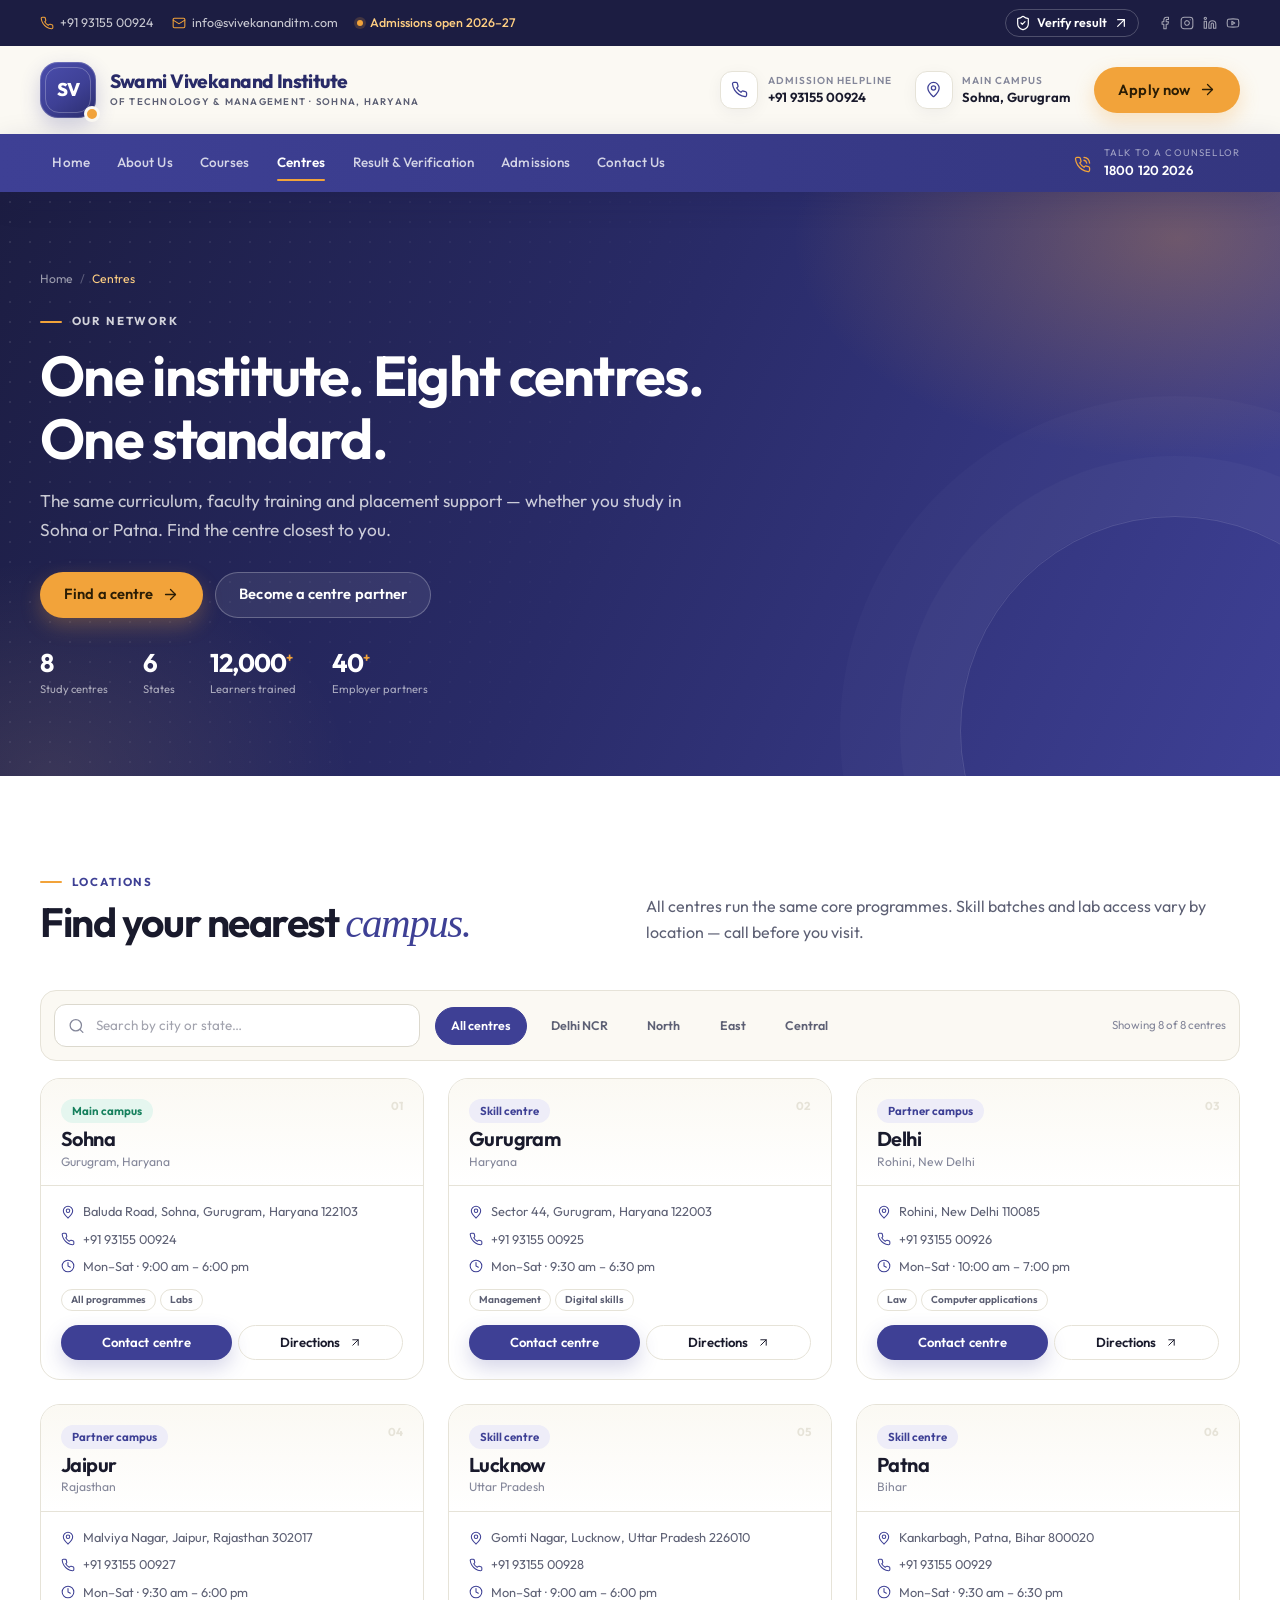
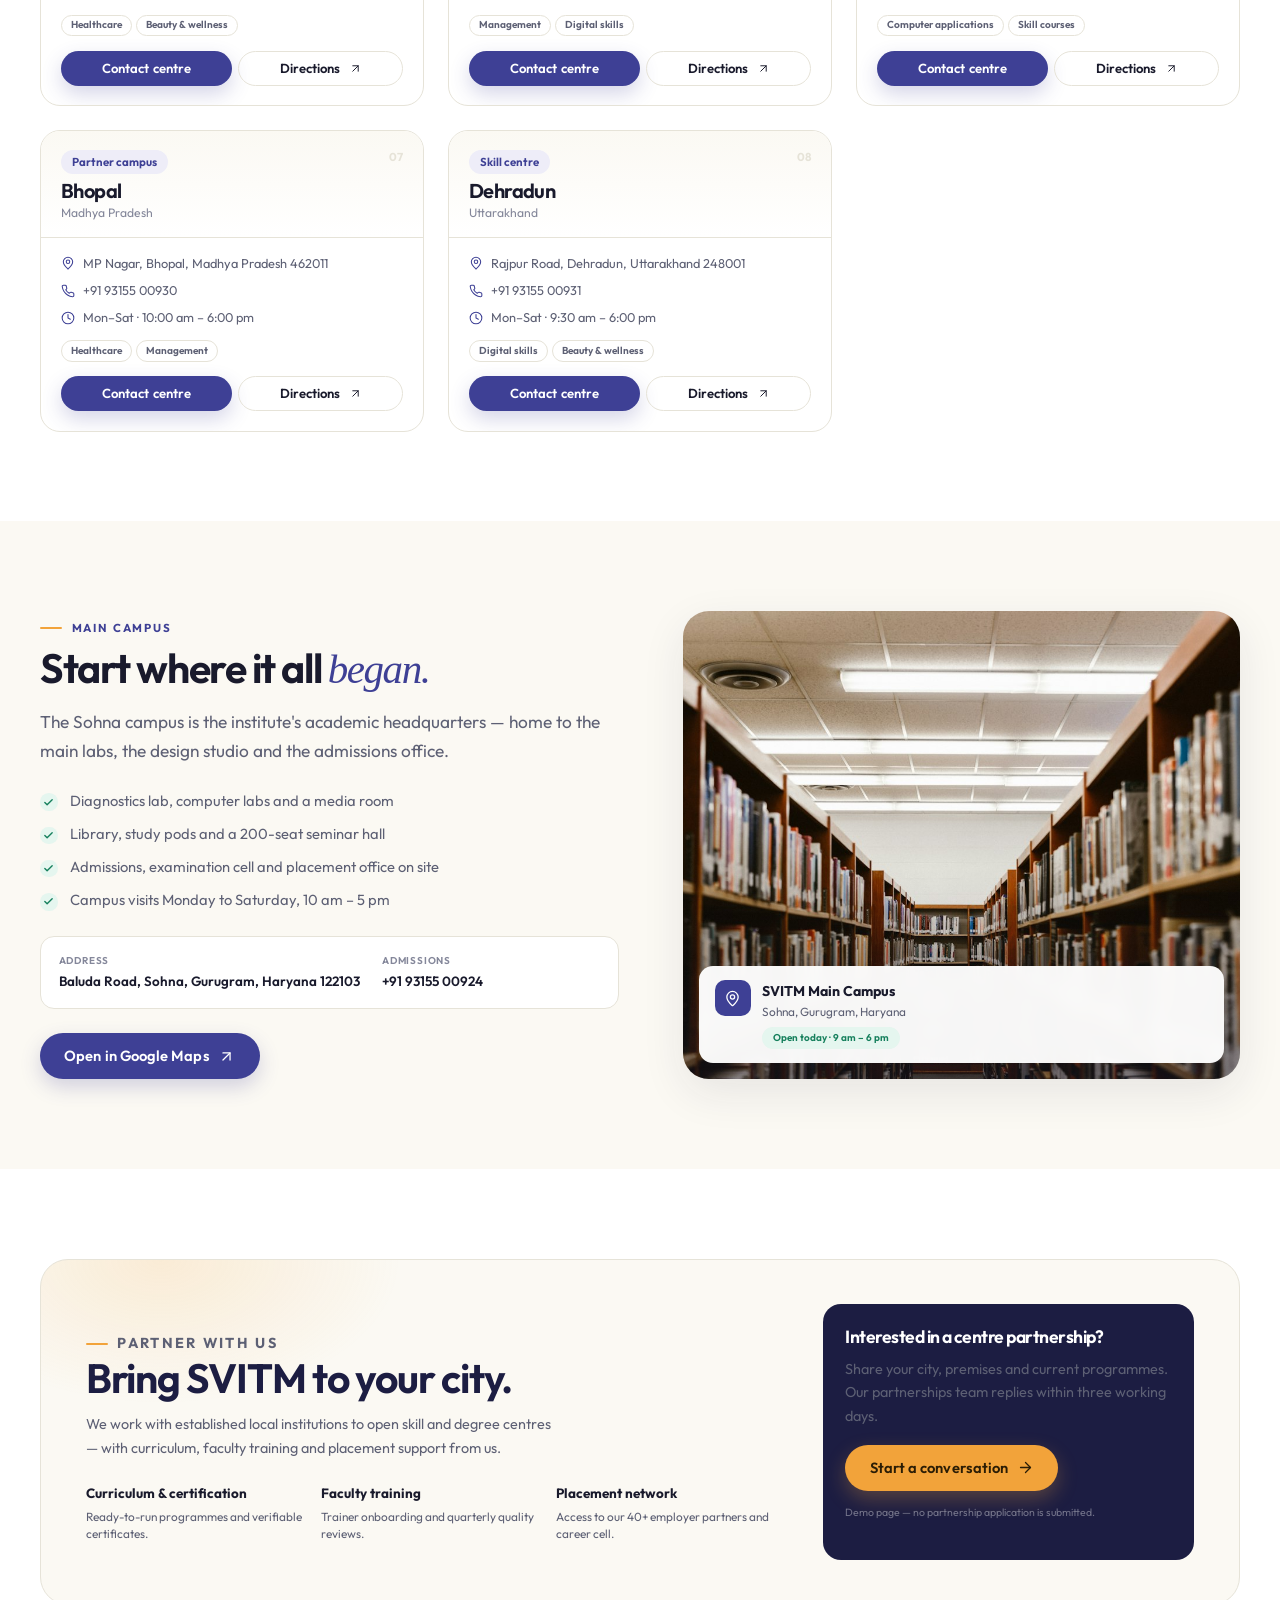
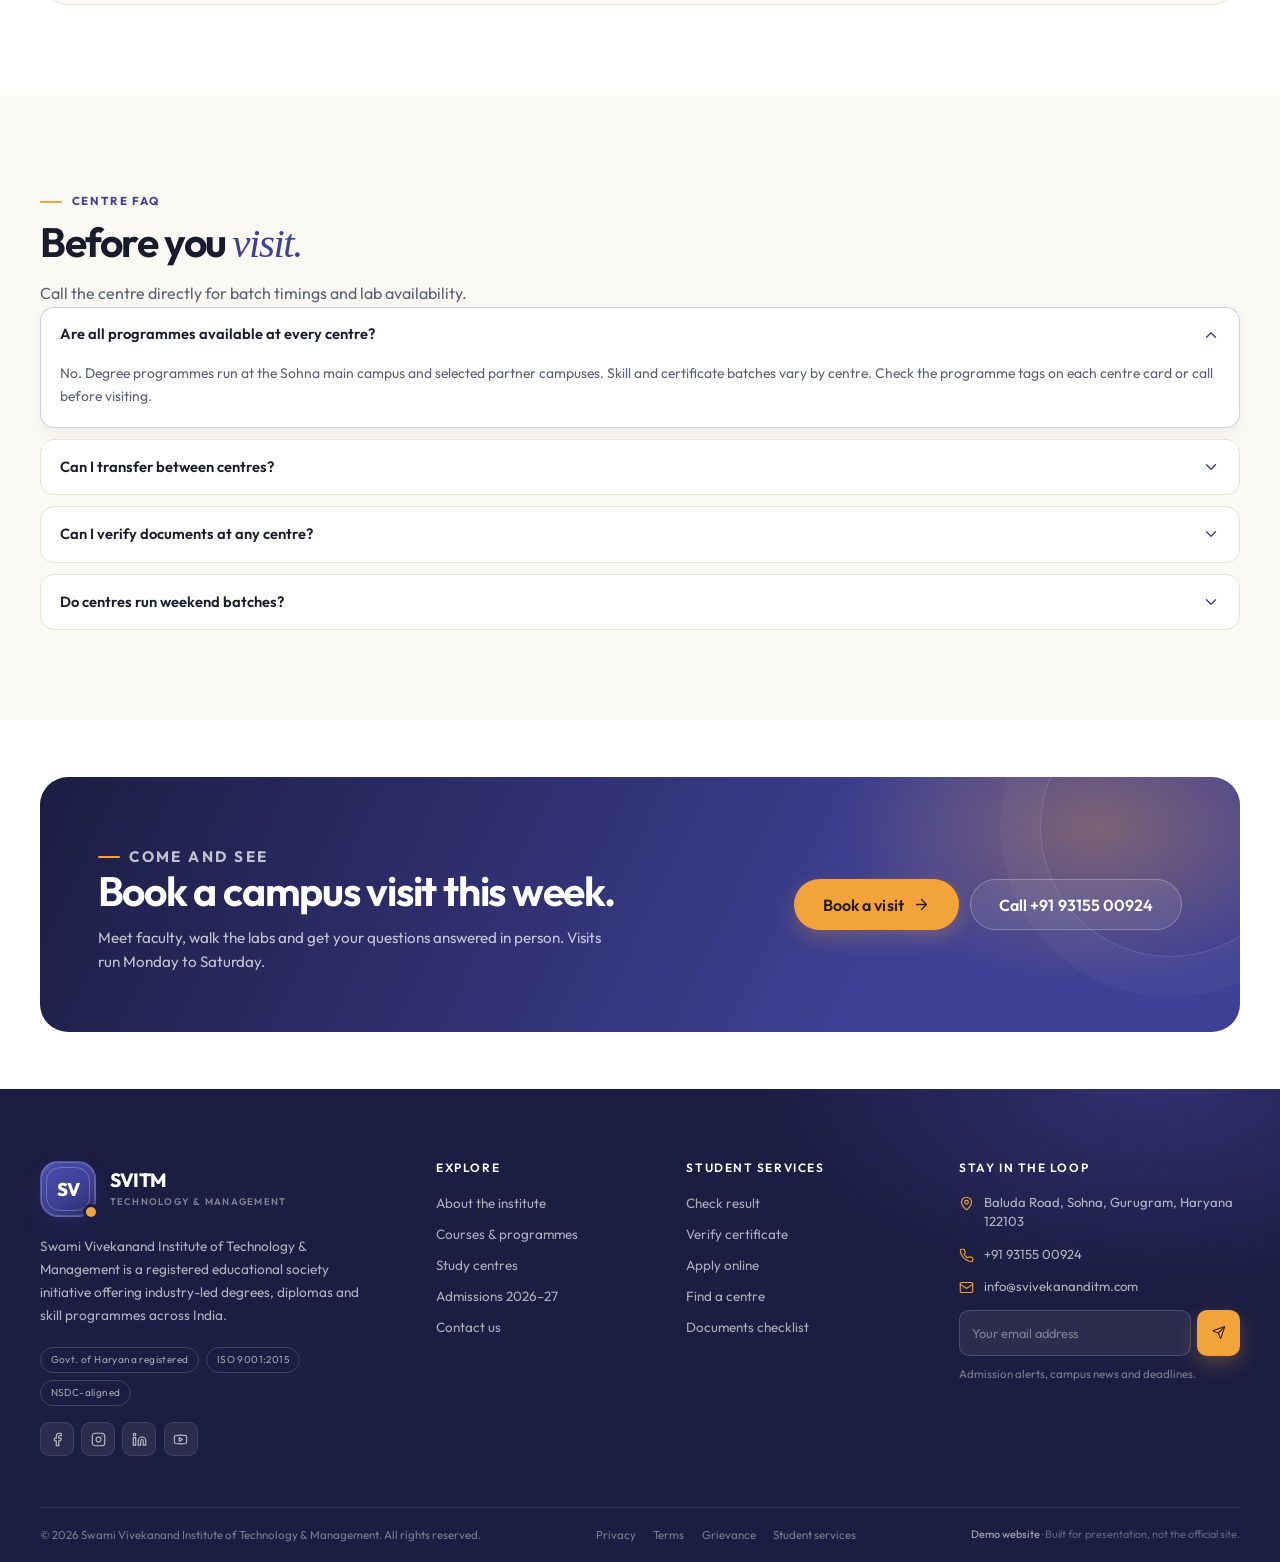
<file: centres.html>
<!DOCTYPE html>
<html lang="en">
<head>
  <meta charset="utf-8">
  <meta name="viewport" content="width=device-width, initial-scale=1">
  <title>Study Centres — 8 locations across India | SVITM</title>
  <meta name="description" content="Find an SVITM study centre near you. Eight centres across Haryana, Delhi, Rajasthan, Uttar Pradesh, Bihar, Madhya Pradesh and Uttarakhand, with the same curriculum and placement support.">
  <link rel="icon" href="assets/img/favicon.svg">
  <link rel="stylesheet" href="assets/css/base.css">
  <link rel="stylesheet" href="assets/css/utility-pages.css">
</head>
<body data-page="centres">
  <a class="skip-link" href="#main">Skip to content</a>
  <div id="site-header"></div>

  <main id="main">
    <section class="page-hero">
      <div class="container">
        <nav class="breadcrumb" aria-label="Breadcrumb">
          <a href="index.html">Home</a><span class="sep" aria-hidden="true">/</span><span aria-current="page">Centres</span>
        </nav>
        <p class="eyebrow eyebrow--light mt-3">Our network</p>
        <h1>One institute. Eight centres. One standard.</h1>
        <p class="lead">The same curriculum, faculty training and placement support — whether you study in Sohna or Patna. Find the centre closest to you.</p>
        <div class="page-hero-actions">
          <a class="btn btn--accent" href="#centreList">Find a centre <svg class="icon" aria-hidden="true"><use href="#i-arrow-right"></use></svg></a>
          <a class="btn btn--ghost" href="contact.html">Become a centre partner</a>
        </div>
        <div class="page-hero-stats">
          <div><div class="stat-num">8</div><div class="stat-label">Study centres</div></div>
          <div><div class="stat-num">6</div><div class="stat-label">States</div></div>
          <div><div class="stat-num">12,000<sup>+</sup></div><div class="stat-label">Learners trained</div></div>
          <div><div class="stat-num">40<sup>+</sup></div><div class="stat-label">Employer partners</div></div>
        </div>
      </div>
    </section>

    <section class="section" id="centreList">
      <div class="container">
        <div class="section-head">
          <div>
            <p class="eyebrow">Locations</p>
            <h2 class="section-title">Find your nearest <em>campus.</em></h2>
          </div>
          <p class="section-lead">All centres run the same core programmes. Skill batches and lab access vary by location — call before you visit.</p>
        </div>

        <div class="centre-toolbar">
          <div class="input-icon centre-search">
            <svg class="icon" aria-hidden="true"><use href="#i-search"></use></svg>
            <label class="sr-only" for="centreSearch">Search centres by city or state</label>
            <input class="input" id="centreSearch" type="search" placeholder="Search by city or state…" autocomplete="off">
          </div>
          <div class="filter-group" role="group" aria-label="Filter centres by region">
            <button class="filter-chip is-active" type="button" data-region="all" aria-pressed="true">All centres</button>
            <button class="filter-chip" type="button" data-region="ncr" aria-pressed="false">Delhi NCR</button>
            <button class="filter-chip" type="button" data-region="north" aria-pressed="false">North</button>
            <button class="filter-chip" type="button" data-region="east" aria-pressed="false">East</button>
            <button class="filter-chip" type="button" data-region="central" aria-pressed="false">Central</button>
          </div>
          <p class="centre-count" id="centreCount" aria-live="polite">Showing 8 of 8 centres</p>
        </div>

        <div class="grid grid--3 centre-grid" id="centreGrid">
          <article class="card centre-card" data-region="ncr" data-search="sohna haryana gurugram main campus">
            <div class="centre-card-head">
              <div><span class="chip chip--green">Main campus</span><h3>Sohna</h3><p>Gurugram, Haryana</p></div>
              <span class="centre-index">01</span>
            </div>
            <div class="card-body">
              <ul class="centre-details">
                <li><svg class="icon" aria-hidden="true"><use href="#i-map-pin"></use></svg><span>Baluda Road, Sohna, Gurugram, Haryana 122103</span></li>
                <li><svg class="icon" aria-hidden="true"><use href="#i-phone"></use></svg><a href="tel:+919315500924">+91 93155 00924</a></li>
                <li><svg class="icon" aria-hidden="true"><use href="#i-clock"></use></svg><span>Mon–Sat · 9:00 am – 6:00 pm</span></li>
              </ul>
              <div class="centre-tags"><span class="chip chip--outline">All programmes</span><span class="chip chip--outline">Labs</span></div>
              <div class="centre-actions">
                <a class="btn btn--primary btn--sm" href="contact.html">Contact centre</a>
                <a class="btn btn--outline btn--sm" href="https://www.google.com/maps/search/?api=1&amp;query=Sohna+Haryana+122103" target="_blank" rel="noopener">Directions <svg class="icon" aria-hidden="true"><use href="#i-arrow-up-right"></use></svg></a>
              </div>
            </div>
          </article>

          <article class="card centre-card" data-region="ncr" data-search="gurugram haryana sector 44">
            <div class="centre-card-head">
              <div><span class="chip">Skill centre</span><h3>Gurugram</h3><p>Haryana</p></div>
              <span class="centre-index">02</span>
            </div>
            <div class="card-body">
              <ul class="centre-details">
                <li><svg class="icon" aria-hidden="true"><use href="#i-map-pin"></use></svg><span>Sector 44, Gurugram, Haryana 122003</span></li>
                <li><svg class="icon" aria-hidden="true"><use href="#i-phone"></use></svg><a href="tel:+919315500925">+91 93155 00925</a></li>
                <li><svg class="icon" aria-hidden="true"><use href="#i-clock"></use></svg><span>Mon–Sat · 9:30 am – 6:30 pm</span></li>
              </ul>
              <div class="centre-tags"><span class="chip chip--outline">Management</span><span class="chip chip--outline">Digital skills</span></div>
              <div class="centre-actions">
                <a class="btn btn--primary btn--sm" href="contact.html">Contact centre</a>
                <a class="btn btn--outline btn--sm" href="https://www.google.com/maps/search/?api=1&amp;query=Sector+44+Gurugram" target="_blank" rel="noopener">Directions <svg class="icon" aria-hidden="true"><use href="#i-arrow-up-right"></use></svg></a>
              </div>
            </div>
          </article>

          <article class="card centre-card" data-region="ncr" data-search="delhi rohini new delhi">
            <div class="centre-card-head">
              <div><span class="chip">Partner campus</span><h3>Delhi</h3><p>Rohini, New Delhi</p></div>
              <span class="centre-index">03</span>
            </div>
            <div class="card-body">
              <ul class="centre-details">
                <li><svg class="icon" aria-hidden="true"><use href="#i-map-pin"></use></svg><span>Rohini, New Delhi 110085</span></li>
                <li><svg class="icon" aria-hidden="true"><use href="#i-phone"></use></svg><a href="tel:+919315500926">+91 93155 00926</a></li>
                <li><svg class="icon" aria-hidden="true"><use href="#i-clock"></use></svg><span>Mon–Sat · 10:00 am – 7:00 pm</span></li>
              </ul>
              <div class="centre-tags"><span class="chip chip--outline">Law</span><span class="chip chip--outline">Computer applications</span></div>
              <div class="centre-actions">
                <a class="btn btn--primary btn--sm" href="contact.html">Contact centre</a>
                <a class="btn btn--outline btn--sm" href="https://www.google.com/maps/search/?api=1&amp;query=Rohini+New+Delhi" target="_blank" rel="noopener">Directions <svg class="icon" aria-hidden="true"><use href="#i-arrow-up-right"></use></svg></a>
              </div>
            </div>
          </article>

          <article class="card centre-card" data-region="north" data-search="jaipur rajasthan malviya nagar">
            <div class="centre-card-head">
              <div><span class="chip">Partner campus</span><h3>Jaipur</h3><p>Rajasthan</p></div>
              <span class="centre-index">04</span>
            </div>
            <div class="card-body">
              <ul class="centre-details">
                <li><svg class="icon" aria-hidden="true"><use href="#i-map-pin"></use></svg><span>Malviya Nagar, Jaipur, Rajasthan 302017</span></li>
                <li><svg class="icon" aria-hidden="true"><use href="#i-phone"></use></svg><a href="tel:+919315500927">+91 93155 00927</a></li>
                <li><svg class="icon" aria-hidden="true"><use href="#i-clock"></use></svg><span>Mon–Sat · 9:30 am – 6:00 pm</span></li>
              </ul>
              <div class="centre-tags"><span class="chip chip--outline">Healthcare</span><span class="chip chip--outline">Beauty &amp; wellness</span></div>
              <div class="centre-actions">
                <a class="btn btn--primary btn--sm" href="contact.html">Contact centre</a>
                <a class="btn btn--outline btn--sm" href="https://www.google.com/maps/search/?api=1&amp;query=Malviya+Nagar+Jaipur" target="_blank" rel="noopener">Directions <svg class="icon" aria-hidden="true"><use href="#i-arrow-up-right"></use></svg></a>
              </div>
            </div>
          </article>

          <article class="card centre-card" data-region="north" data-search="lucknow uttar pradesh gomti nagar">
            <div class="centre-card-head">
              <div><span class="chip">Skill centre</span><h3>Lucknow</h3><p>Uttar Pradesh</p></div>
              <span class="centre-index">05</span>
            </div>
            <div class="card-body">
              <ul class="centre-details">
                <li><svg class="icon" aria-hidden="true"><use href="#i-map-pin"></use></svg><span>Gomti Nagar, Lucknow, Uttar Pradesh 226010</span></li>
                <li><svg class="icon" aria-hidden="true"><use href="#i-phone"></use></svg><a href="tel:+919315500928">+91 93155 00928</a></li>
                <li><svg class="icon" aria-hidden="true"><use href="#i-clock"></use></svg><span>Mon–Sat · 9:00 am – 6:00 pm</span></li>
              </ul>
              <div class="centre-tags"><span class="chip chip--outline">Management</span><span class="chip chip--outline">Digital skills</span></div>
              <div class="centre-actions">
                <a class="btn btn--primary btn--sm" href="contact.html">Contact centre</a>
                <a class="btn btn--outline btn--sm" href="https://www.google.com/maps/search/?api=1&amp;query=Gomti+Nagar+Lucknow" target="_blank" rel="noopener">Directions <svg class="icon" aria-hidden="true"><use href="#i-arrow-up-right"></use></svg></a>
              </div>
            </div>
          </article>

          <article class="card centre-card" data-region="east" data-search="patna bihar kankarbagh">
            <div class="centre-card-head">
              <div><span class="chip">Skill centre</span><h3>Patna</h3><p>Bihar</p></div>
              <span class="centre-index">06</span>
            </div>
            <div class="card-body">
              <ul class="centre-details">
                <li><svg class="icon" aria-hidden="true"><use href="#i-map-pin"></use></svg><span>Kankarbagh, Patna, Bihar 800020</span></li>
                <li><svg class="icon" aria-hidden="true"><use href="#i-phone"></use></svg><a href="tel:+919315500929">+91 93155 00929</a></li>
                <li><svg class="icon" aria-hidden="true"><use href="#i-clock"></use></svg><span>Mon–Sat · 9:30 am – 6:30 pm</span></li>
              </ul>
              <div class="centre-tags"><span class="chip chip--outline">Computer applications</span><span class="chip chip--outline">Skill courses</span></div>
              <div class="centre-actions">
                <a class="btn btn--primary btn--sm" href="contact.html">Contact centre</a>
                <a class="btn btn--outline btn--sm" href="https://www.google.com/maps/search/?api=1&amp;query=Kankarbagh+Patna" target="_blank" rel="noopener">Directions <svg class="icon" aria-hidden="true"><use href="#i-arrow-up-right"></use></svg></a>
              </div>
            </div>
          </article>

          <article class="card centre-card" data-region="central" data-search="bhopal madhya pradesh mp nagar">
            <div class="centre-card-head">
              <div><span class="chip">Partner campus</span><h3>Bhopal</h3><p>Madhya Pradesh</p></div>
              <span class="centre-index">07</span>
            </div>
            <div class="card-body">
              <ul class="centre-details">
                <li><svg class="icon" aria-hidden="true"><use href="#i-map-pin"></use></svg><span>MP Nagar, Bhopal, Madhya Pradesh 462011</span></li>
                <li><svg class="icon" aria-hidden="true"><use href="#i-phone"></use></svg><a href="tel:+919315500930">+91 93155 00930</a></li>
                <li><svg class="icon" aria-hidden="true"><use href="#i-clock"></use></svg><span>Mon–Sat · 10:00 am – 6:00 pm</span></li>
              </ul>
              <div class="centre-tags"><span class="chip chip--outline">Healthcare</span><span class="chip chip--outline">Management</span></div>
              <div class="centre-actions">
                <a class="btn btn--primary btn--sm" href="contact.html">Contact centre</a>
                <a class="btn btn--outline btn--sm" href="https://www.google.com/maps/search/?api=1&amp;query=MP+Nagar+Bhopal" target="_blank" rel="noopener">Directions <svg class="icon" aria-hidden="true"><use href="#i-arrow-up-right"></use></svg></a>
              </div>
            </div>
          </article>

          <article class="card centre-card" data-region="north" data-search="dehradun uttarakhand rajpur road">
            <div class="centre-card-head">
              <div><span class="chip">Skill centre</span><h3>Dehradun</h3><p>Uttarakhand</p></div>
              <span class="centre-index">08</span>
            </div>
            <div class="card-body">
              <ul class="centre-details">
                <li><svg class="icon" aria-hidden="true"><use href="#i-map-pin"></use></svg><span>Rajpur Road, Dehradun, Uttarakhand 248001</span></li>
                <li><svg class="icon" aria-hidden="true"><use href="#i-phone"></use></svg><a href="tel:+919315500931">+91 93155 00931</a></li>
                <li><svg class="icon" aria-hidden="true"><use href="#i-clock"></use></svg><span>Mon–Sat · 9:30 am – 6:00 pm</span></li>
              </ul>
              <div class="centre-tags"><span class="chip chip--outline">Digital skills</span><span class="chip chip--outline">Beauty &amp; wellness</span></div>
              <div class="centre-actions">
                <a class="btn btn--primary btn--sm" href="contact.html">Contact centre</a>
                <a class="btn btn--outline btn--sm" href="https://www.google.com/maps/search/?api=1&amp;query=Rajpur+Road+Dehradun" target="_blank" rel="noopener">Directions <svg class="icon" aria-hidden="true"><use href="#i-arrow-up-right"></use></svg></a>
              </div>
            </div>
          </article>
        </div>

        <div class="empty-state" id="centreEmpty" hidden>
          <h3>No centres match that search.</h3>
          <p>Try another city or state, or clear the filters.</p>
          <button class="btn btn--outline" type="button" id="centreClear">Clear search</button>
        </div>
      </div>
    </section>

    <section class="section bg-cream">
      <div class="container split">
        <div class="reveal">
          <p class="eyebrow">Main campus</p>
          <h2 class="section-title">Start where it all <em>began.</em></h2>
          <p class="lead mt-2">The Sohna campus is the institute's academic headquarters — home to the main labs, the design studio and the admissions office.</p>
          <ul class="check-list mt-3">
            <li>Diagnostics lab, computer labs and a media room</li>
            <li>Library, study pods and a 200-seat seminar hall</li>
            <li>Admissions, examination cell and placement office on site</li>
            <li>Campus visits Monday to Saturday, 10 am – 5 pm</li>
          </ul>
          <div class="campus-contact mt-3">
            <div><small>Address</small><strong>Baluda Road, Sohna, Gurugram, Haryana 122103</strong></div>
            <div><small>Admissions</small><strong><a href="tel:+919315500924">+91 93155 00924</a></strong></div>
          </div>
          <a class="btn btn--primary mt-3" href="https://www.google.com/maps/search/?api=1&amp;query=Sohna+Haryana+122103" target="_blank" rel="noopener">Open in Google Maps <svg class="icon" aria-hidden="true"><use href="#i-arrow-up-right"></use></svg></a>
        </div>
        <div class="split-media reveal reveal--right">
          <div class="map-panel">
            <img src="assets/img/campus-3.jpg" alt="SVITM Sohna campus courtyard" width="900" height="680" loading="lazy">
            <div class="map-pin-card">
              <span class="map-pin-icon"><svg class="icon" aria-hidden="true"><use href="#i-map-pin"></use></svg></span>
              <div>
                <strong>SVITM Main Campus</strong>
                <p>Sohna, Gurugram, Haryana</p>
                <span class="chip chip--green">Open today · 9 am – 6 pm</span>
              </div>
            </div>
          </div>
        </div>
      </div>
    </section>

    <section class="section">
      <div class="container">
        <div class="partner-band">
          <div>
            <p class="eyebrow eyebrow--light">Partner with us</p>
            <h2>Bring SVITM to your city.</h2>
            <p>We work with established local institutions to open skill and degree centres — with curriculum, faculty training and placement support from us.</p>
            <div class="partner-points">
              <div><strong>Curriculum &amp; certification</strong><span>Ready-to-run programmes and verifiable certificates.</span></div>
              <div><strong>Faculty training</strong><span>Trainer onboarding and quarterly quality reviews.</span></div>
              <div><strong>Placement network</strong><span>Access to our 40+ employer partners and career cell.</span></div>
            </div>
          </div>
          <div class="partner-cta">
            <h3>Interested in a centre partnership?</h3>
            <p>Share your city, premises and current programmes. Our partnerships team replies within three working days.</p>
            <a class="btn btn--accent" href="contact.html">Start a conversation <svg class="icon" aria-hidden="true"><use href="#i-arrow-right"></use></svg></a>
            <p class="partner-note">Demo page — no partnership application is submitted.</p>
          </div>
        </div>
      </div>
    </section>

    <section class="section bg-cream">
      <div class="container faq-split">
        <div>
          <p class="eyebrow">Centre FAQ</p>
          <h2 class="section-title">Before you <em>visit.</em></h2>
          <p class="section-lead mt-2">Call the centre directly for batch timings and lab availability.</p>
        </div>
        <div class="accordion">
          <details open>
            <summary>Are all programmes available at every centre? <svg class="icon" aria-hidden="true"><use href="#i-chevron-down"></use></svg></summary>
            <div class="accordion-body"><p>No. Degree programmes run at the Sohna main campus and selected partner campuses. Skill and certificate batches vary by centre. Check the programme tags on each centre card or call before visiting.</p></div>
          </details>
          <details>
            <summary>Can I transfer between centres? <svg class="icon" aria-hidden="true"><use href="#i-chevron-down"></use></svg></summary>
            <div class="accordion-body"><p>Yes, subject to seat availability in the same programme and mode, plus any fee difference. Submit a written request before the semester begins. One transfer is normally permitted.</p></div>
          </details>
          <details>
            <summary>Can I verify documents at any centre? <svg class="icon" aria-hidden="true"><use href="#i-chevron-down"></use></svg></summary>
            <div class="accordion-body"><p>Original documents are verified at the centre where you enrol, or at the Sohna admissions office. Carry originals plus one set of photocopies; verification usually takes under 30 minutes.</p></div>
          </details>
          <details>
            <summary>Do centres run weekend batches? <svg class="icon" aria-hidden="true"><use href="#i-chevron-down"></use></svg></summary>
            <div class="accordion-body"><p>Selected centres run Saturday and Sunday batches for MBA, BBA, BCA and digital-skills programmes. Weekend lab access depends on the centre's equipment and staffing.</p></div>
          </details>
        </div>
      </div>
    </section>

    <section class="section section--sm">
      <div class="container">
        <div class="cta-band">
          <div>
            <p class="eyebrow eyebrow--light">Come and see</p>
            <h2>Book a campus visit this week.</h2>
            <p>Meet faculty, walk the labs and get your questions answered in person. Visits run Monday to Saturday.</p>
          </div>
          <div class="cta-actions">
            <a class="btn btn--accent btn--lg" href="contact.html">Book a visit <svg class="icon" aria-hidden="true"><use href="#i-arrow-right"></use></svg></a>
            <a class="btn btn--ghost btn--lg" href="tel:+919315500924">Call +91 93155 00924</a>
          </div>
        </div>
      </div>
    </section>
  </main>

  <div id="site-footer"></div>
  <script src="assets/js/icons.js"></script>
  <script src="assets/js/layout.js"></script>
  <script src="assets/js/site.js"></script>
  <script>
    (function () {
      var grid = document.getElementById('centreGrid');
      if (!grid) return;
      var cards = Array.prototype.slice.call(grid.querySelectorAll('.centre-card'));
      var chips = Array.prototype.slice.call(document.querySelectorAll('.filter-chip'));
      var search = document.getElementById('centreSearch');
      var count = document.getElementById('centreCount');
      var empty = document.getElementById('centreEmpty');
      var clear = document.getElementById('centreClear');
      var region = 'all';

      function apply() {
        var term = (search && search.value || '').trim().toLowerCase();
        var shown = 0;
        cards.forEach(function (card) {
          var hay = (card.getAttribute('data-search') || '') + ' ' + card.textContent.toLowerCase();
          var matchRegion = region === 'all' || card.getAttribute('data-region') === region;
          var matchTerm = !term || hay.indexOf(term) > -1;
          var visible = matchRegion && matchTerm;
          card.hidden = !visible;
          if (visible) shown++;
        });
        if (count) count.textContent = 'Showing ' + shown + ' of ' + cards.length + ' centres';
        if (empty) empty.hidden = shown !== 0;
        grid.hidden = shown === 0;
      }

      chips.forEach(function (chip) {
        chip.addEventListener('click', function () {
          region = chip.getAttribute('data-region');
          chips.forEach(function (c) {
            var on = c === chip;
            c.classList.toggle('is-active', on);
            c.setAttribute('aria-pressed', String(on));
          });
          apply();
        });
      });
      if (search) search.addEventListener('input', apply);
      if (clear) clear.addEventListener('click', function () {
        region = 'all';
        chips.forEach(function (c) {
          var on = c.getAttribute('data-region') === 'all';
          c.classList.toggle('is-active', on);
          c.setAttribute('aria-pressed', String(on));
        });
        if (search) search.value = '';
        apply();
      });
      apply();
    })();
  </script>
</body>
</html>
</file>
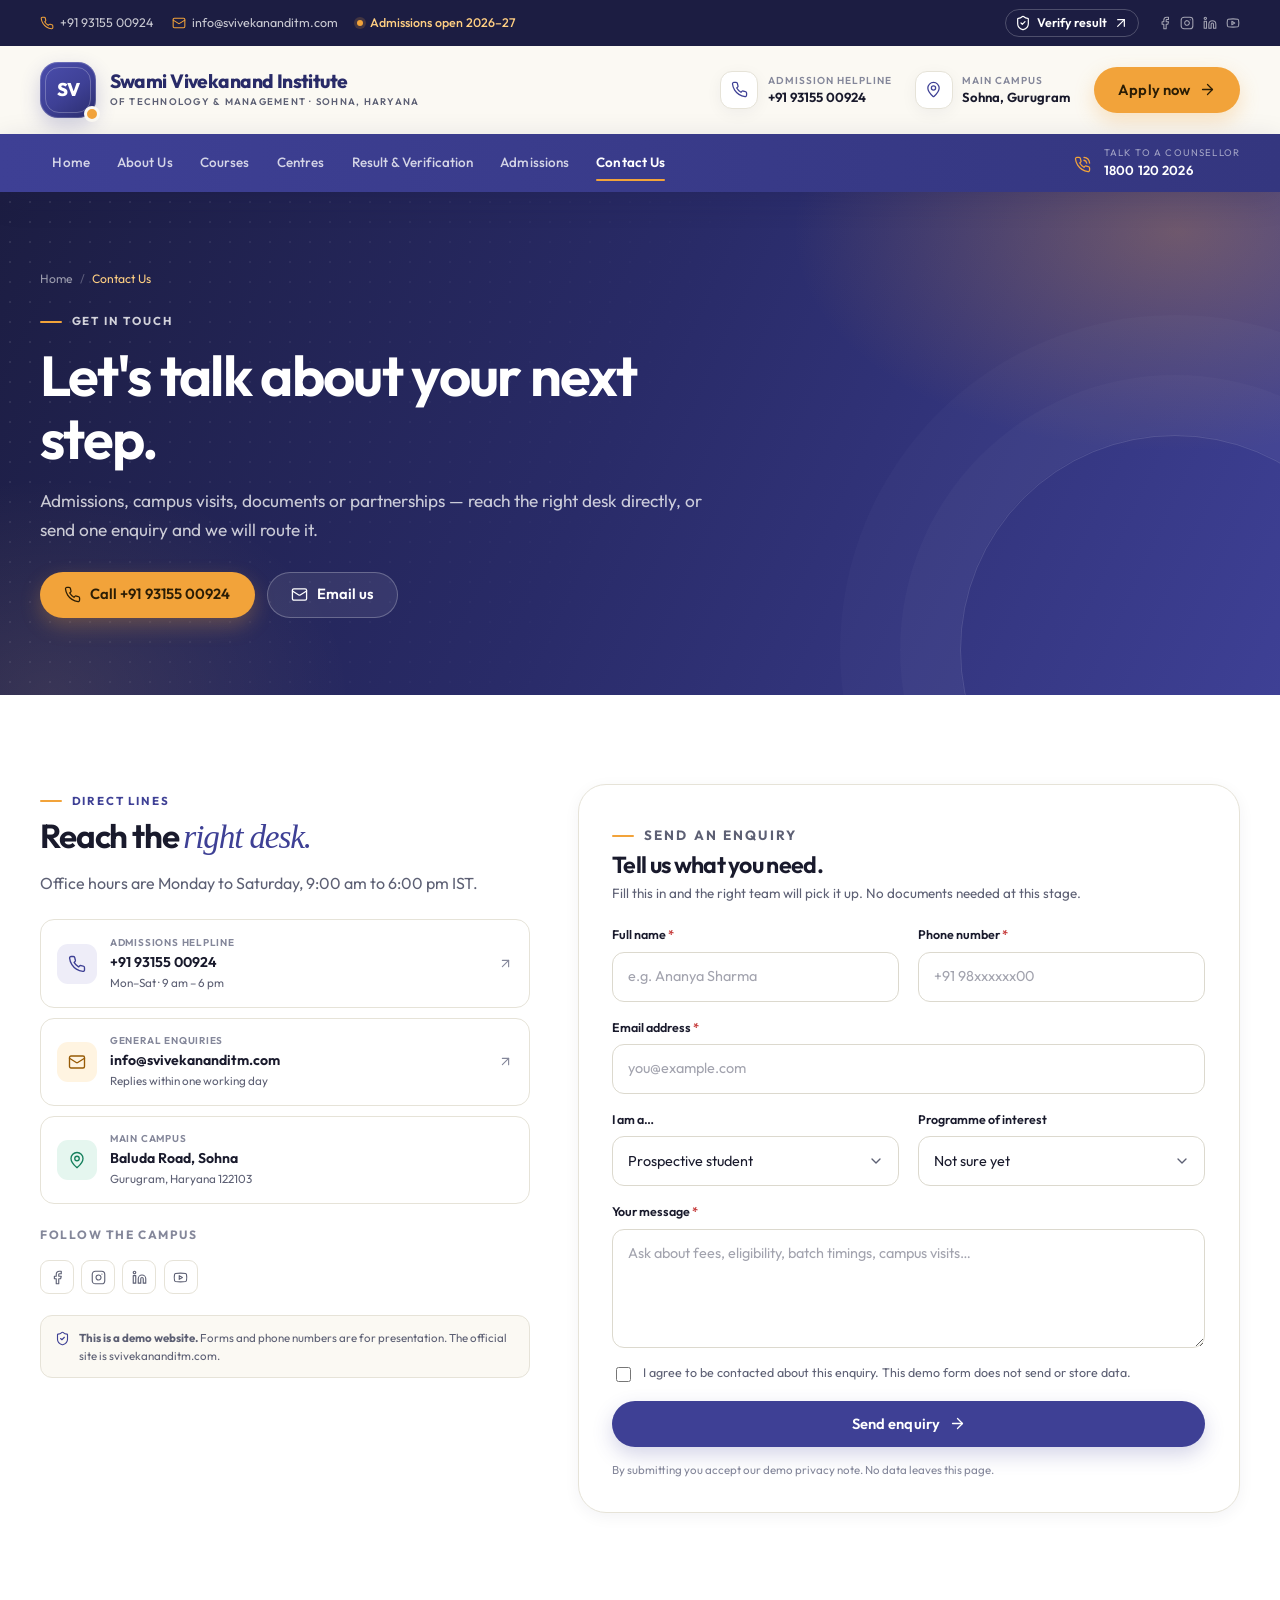
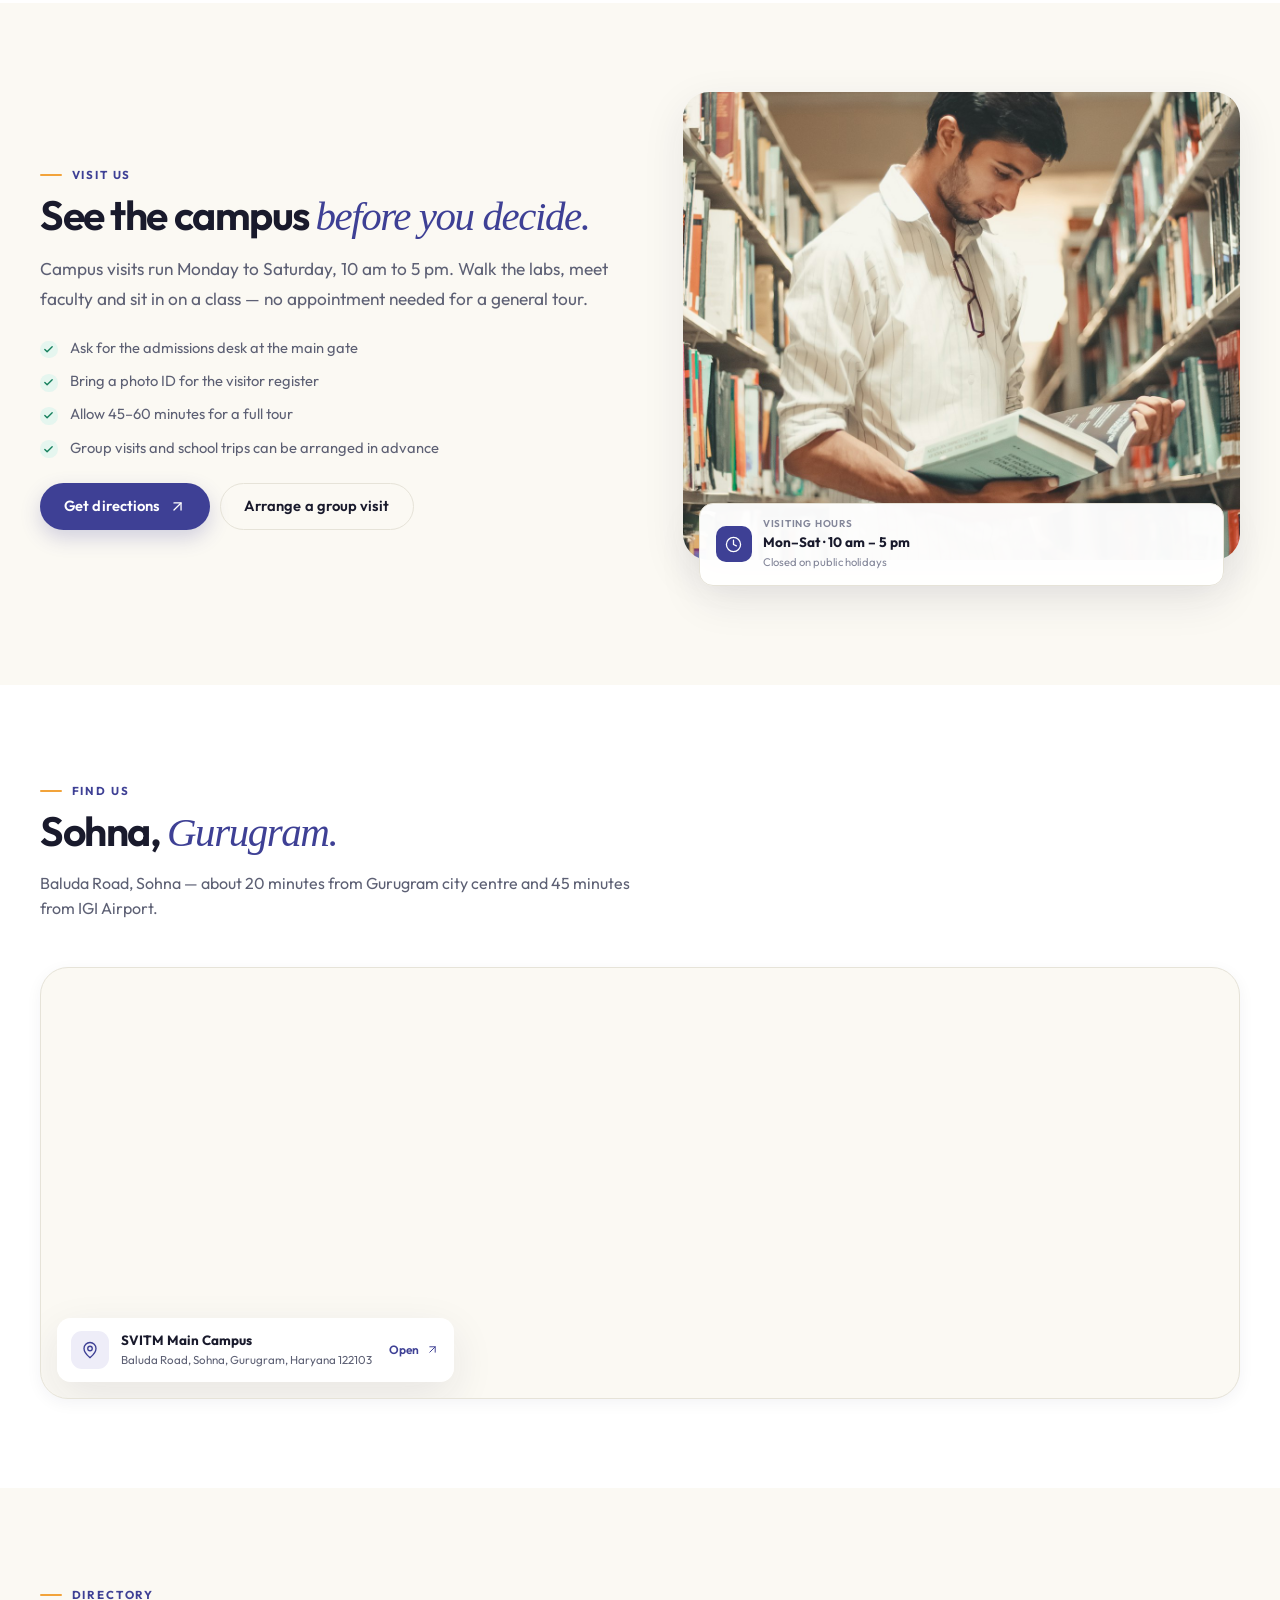
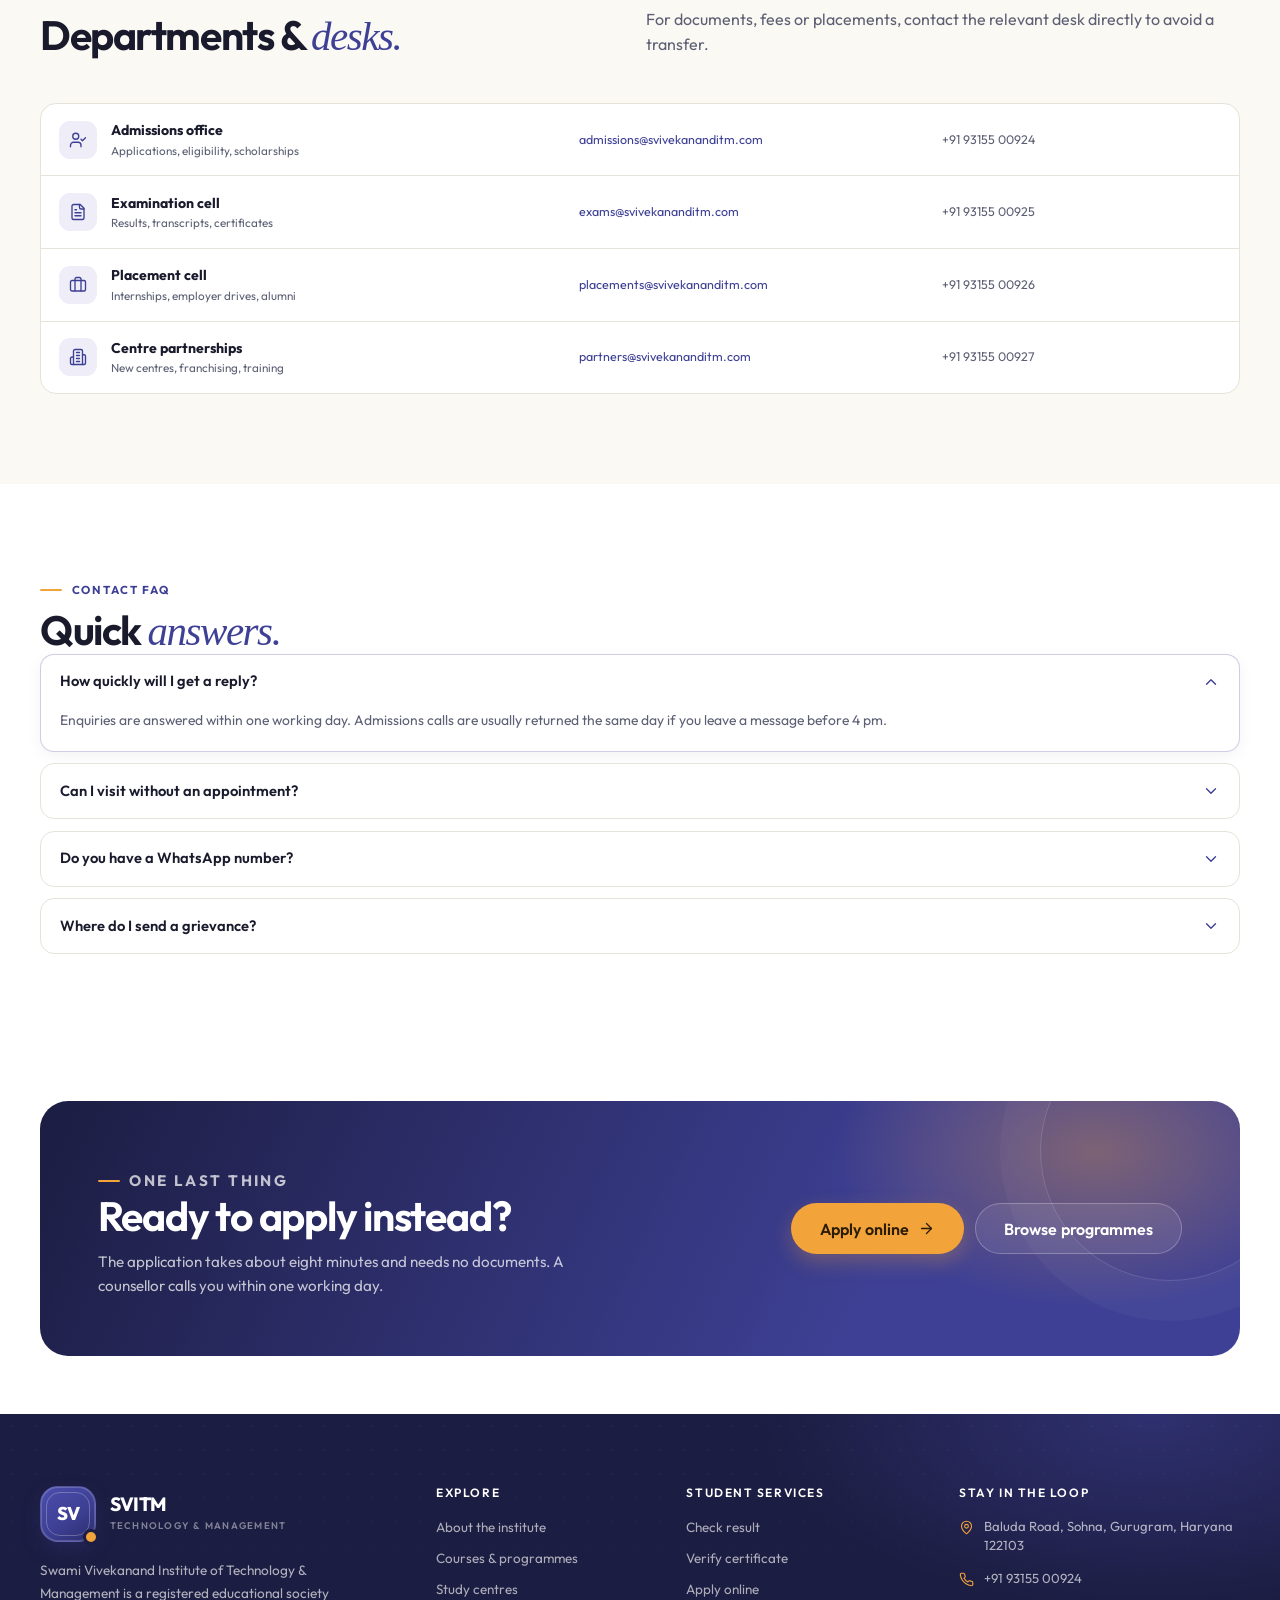
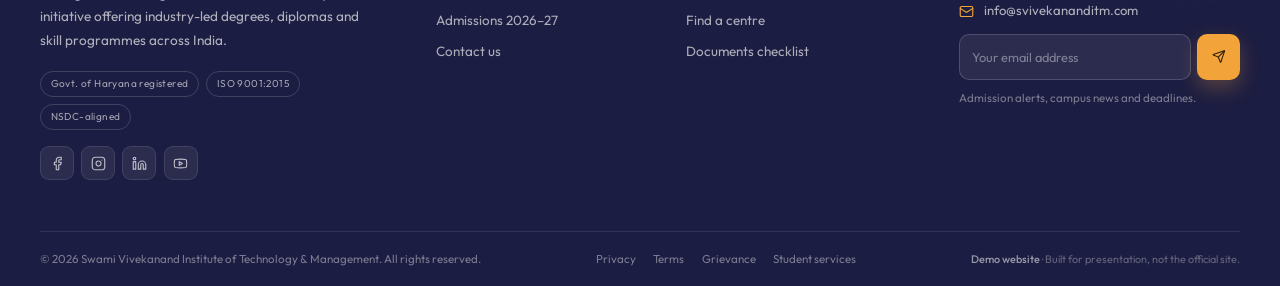
<file: contact.html>
<!DOCTYPE html>
<html lang="en">
<head>
  <meta charset="utf-8">
  <meta name="viewport" content="width=device-width, initial-scale=1">
  <title>Contact Us — Admissions, campus visits and enquiries | SVITM</title>
  <meta name="description" content="Contact SVITM in Sohna, Gurugram. Talk to admissions, book a campus visit, reach the examination or placement cell, or send an online enquiry.">
  <link rel="icon" href="assets/img/favicon.svg">
  <link rel="stylesheet" href="assets/css/base.css">
  <link rel="stylesheet" href="assets/css/utility-pages.css">
</head>
<body data-page="contact">
  <a class="skip-link" href="#main">Skip to content</a>
  <div id="site-header"></div>

  <main id="main">
    <section class="page-hero">
      <div class="container">
        <nav class="breadcrumb" aria-label="Breadcrumb">
          <a href="index.html">Home</a><span class="sep" aria-hidden="true">/</span><span aria-current="page">Contact Us</span>
        </nav>
        <p class="eyebrow eyebrow--light mt-3">Get in touch</p>
        <h1>Let's talk about your next step.</h1>
        <p class="lead">Admissions, campus visits, documents or partnerships — reach the right desk directly, or send one enquiry and we will route it.</p>
        <div class="page-hero-actions">
          <a class="btn btn--accent" href="tel:+919315500924"><svg class="icon" aria-hidden="true"><use href="#i-phone"></use></svg> Call +91 93155 00924</a>
          <a class="btn btn--ghost" href="mailto:info@svivekananditm.com"><svg class="icon" aria-hidden="true"><use href="#i-mail"></use></svg> Email us</a>
        </div>
      </div>
    </section>

    <section class="section">
      <div class="container contact-layout">
        <div class="contact-info">
          <p class="eyebrow">Direct lines</p>
          <h2 class="section-title">Reach the <em>right desk.</em></h2>
          <p class="section-lead mt-2">Office hours are Monday to Saturday, 9:00 am to 6:00 pm IST.</p>

          <div class="contact-cards">
            <a class="contact-card" href="tel:+919315500924">
              <span class="contact-card-icon"><svg class="icon" aria-hidden="true"><use href="#i-phone"></use></svg></span>
              <div><small>Admissions helpline</small><strong>+91 93155 00924</strong><span>Mon–Sat · 9 am – 6 pm</span></div>
              <svg class="icon contact-arrow" aria-hidden="true"><use href="#i-arrow-up-right"></use></svg>
            </a>
            <a class="contact-card" href="mailto:info@svivekananditm.com">
              <span class="contact-card-icon contact-card-icon--saffron"><svg class="icon" aria-hidden="true"><use href="#i-mail"></use></svg></span>
              <div><small>General enquiries</small><strong>info@svivekananditm.com</strong><span>Replies within one working day</span></div>
              <svg class="icon contact-arrow" aria-hidden="true"><use href="#i-arrow-up-right"></use></svg>
            </a>
            <div class="contact-card contact-card--static">
              <span class="contact-card-icon contact-card-icon--green"><svg class="icon" aria-hidden="true"><use href="#i-map-pin"></use></svg></span>
              <div><small>Main campus</small><strong>Baluda Road, Sohna</strong><span>Gurugram, Haryana 122103</span></div>
            </div>
          </div>

          <div class="contact-social">
            <p class="kicker">Follow the campus</p>
            <div class="social-row">
              <a href="#" aria-label="Facebook"><svg class="icon" aria-hidden="true"><use href="#i-facebook"></use></svg></a>
              <a href="#" aria-label="Instagram"><svg class="icon" aria-hidden="true"><use href="#i-instagram"></use></svg></a>
              <a href="#" aria-label="LinkedIn"><svg class="icon" aria-hidden="true"><use href="#i-linkedin"></use></svg></a>
              <a href="#" aria-label="YouTube"><svg class="icon" aria-hidden="true"><use href="#i-youtube"></use></svg></a>
            </div>
          </div>

          <div class="contact-note">
            <svg class="icon" aria-hidden="true"><use href="#i-shield-check"></use></svg>
            <p><strong>This is a demo website.</strong> Forms and phone numbers are for presentation. The official site is svivekananditm.com.</p>
          </div>
        </div>

        <div class="form-card contact-form-card">
          <div class="contact-form-head">
            <p class="eyebrow">Send an enquiry</p>
            <h2>Tell us what you need.</h2>
            <p>Fill this in and the right team will pick it up. No documents needed at this stage.</p>
          </div>
          <form data-demo-form data-demo-message="Thanks — this is a demo. Your enquiry was not submitted.">
            <div class="form-grid">
              <div class="field">
                <label class="label" for="cName">Full name <span aria-hidden="true">*</span></label>
                <input class="input" id="cName" name="name" type="text" autocomplete="name" placeholder="e.g. Ananya Sharma" required>
              </div>
              <div class="field">
                <label class="label" for="cPhone">Phone number <span aria-hidden="true">*</span></label>
                <input class="input" id="cPhone" name="phone" type="tel" autocomplete="tel" placeholder="+91 98xxxxxx00" required>
              </div>
              <div class="field field--full">
                <label class="label" for="cEmail">Email address <span aria-hidden="true">*</span></label>
                <input class="input" id="cEmail" name="email" type="email" autocomplete="email" placeholder="you@example.com" required>
              </div>
              <div class="field">
                <label class="label" for="cWho">I am a…</label>
                <select class="select" id="cWho" name="who">
                  <option>Prospective student</option>
                  <option>Parent or guardian</option>
                  <option>Working professional</option>
                  <option>Employer</option>
                  <option>Centre partner</option>
                </select>
              </div>
              <div class="field">
                <label class="label" for="cInterest">Programme of interest</label>
                <select class="select" id="cInterest" name="programme">
                  <option>Not sure yet</option>
                  <option>B.Tech — Computer Science &amp; Engineering</option>
                  <option>MBA</option>
                  <option>BBA</option>
                  <option>BCA</option>
                  <option>B.Sc. — Medical Laboratory Technology</option>
                  <option>B.A. LL.B.</option>
                  <option>Diploma — Beauty &amp; Wellness</option>
                  <option>Diploma — Pharmacy</option>
                  <option>Certificate — Digital Marketing &amp; AI</option>
                </select>
              </div>
              <div class="field field--full">
                <label class="label" for="cMessage">Your message <span aria-hidden="true">*</span></label>
                <textarea class="textarea" id="cMessage" name="message" rows="4" placeholder="Ask about fees, eligibility, batch timings, campus visits…" required></textarea>
              </div>
              <div class="field field--full">
                <label class="check-row">
                  <input type="checkbox" name="consent" required>
                  <span>I agree to be contacted about this enquiry. This demo form does not send or store data.</span>
                </label>
              </div>
              <div class="field field--full">
                <button class="btn btn--primary btn--block" type="submit">Send enquiry <svg class="icon" aria-hidden="true"><use href="#i-arrow-right"></use></svg></button>
                <p class="form-note mt-1">By submitting you accept our demo privacy note. No data leaves this page.</p>
              </div>
            </div>
          </form>
        </div>
      </div>
    </section>

    <section class="section bg-cream">
      <div class="container split">
        <div>
          <p class="eyebrow">Visit us</p>
          <h2 class="section-title">See the campus <em>before you decide.</em></h2>
          <p class="lead mt-2">Campus visits run Monday to Saturday, 10 am to 5 pm. Walk the labs, meet faculty and sit in on a class — no appointment needed for a general tour.</p>
          <ul class="check-list mt-3">
            <li>Ask for the admissions desk at the main gate</li>
            <li>Bring a photo ID for the visitor register</li>
            <li>Allow 45–60 minutes for a full tour</li>
            <li>Group visits and school trips can be arranged in advance</li>
          </ul>
          <div class="visit-actions mt-3">
            <a class="btn btn--primary" href="https://www.google.com/maps/search/?api=1&amp;query=Sohna+Haryana+122103" target="_blank" rel="noopener">Get directions <svg class="icon" aria-hidden="true"><use href="#i-arrow-up-right"></use></svg></a>
            <a class="btn btn--outline" href="tel:+919315500924">Arrange a group visit</a>
          </div>
        </div>
        <div class="visit-media">
          <img class="rounded-img" src="assets/img/campus-2.jpg" alt="SVITM campus lawn and main building" width="900" height="700" loading="lazy">
          <div class="visit-hours">
            <span class="visit-hours-icon"><svg class="icon" aria-hidden="true"><use href="#i-clock"></use></svg></span>
            <div><small>Visiting hours</small><strong>Mon–Sat · 10 am – 5 pm</strong><p>Closed on public holidays</p></div>
          </div>
        </div>
      </div>
    </section>

    <section class="section">
      <div class="container">
        <div class="section-head">
          <div>
            <p class="eyebrow">Find us</p>
            <h2 class="section-title">Sohna, <em>Gurugram.</em></h2>
            <p class="section-lead mt-2">Baluda Road, Sohna — about 20 minutes from Gurugram city centre and 45 minutes from IGI Airport.</p>
          </div>
        </div>
        <div class="map-embed">
          <iframe
            title="Map showing SVITM campus in Sohna, Haryana"
            src="https://www.google.com/maps?q=Sohna,Haryana,India&amp;output=embed"
            loading="lazy"
            referrerpolicy="no-referrer-when-downgrade"
            allowfullscreen></iframe>
          <div class="map-embed-card">
            <span class="icon-box icon-box--sm"><svg class="icon" aria-hidden="true"><use href="#i-map-pin"></use></svg></span>
            <div><strong>SVITM Main Campus</strong><p>Baluda Road, Sohna, Gurugram, Haryana 122103</p></div>
            <a class="link-arrow" href="https://www.google.com/maps/search/?api=1&amp;query=Sohna+Haryana+122103" target="_blank" rel="noopener">Open <svg class="icon" aria-hidden="true"><use href="#i-arrow-up-right"></use></svg></a>
          </div>
        </div>
      </div>
    </section>

    <section class="section bg-cream">
      <div class="container">
        <div class="section-head">
          <div>
            <p class="eyebrow">Directory</p>
            <h2 class="section-title">Departments &amp; <em>desks.</em></h2>
          </div>
          <p class="section-lead">For documents, fees or placements, contact the relevant desk directly to avoid a transfer.</p>
        </div>
        <div class="directory">
          <div class="directory-row">
            <span class="icon-box icon-box--sm"><svg class="icon" aria-hidden="true"><use href="#i-user-check"></use></svg></span>
            <div class="directory-name"><strong>Admissions office</strong><span>Applications, eligibility, scholarships</span></div>
            <a href="mailto:admissions@svivekananditm.com">admissions@svivekananditm.com</a>
            <a href="tel:+919315500924">+91 93155 00924</a>
          </div>
          <div class="directory-row">
            <span class="icon-box icon-box--sm"><svg class="icon" aria-hidden="true"><use href="#i-file-text"></use></svg></span>
            <div class="directory-name"><strong>Examination cell</strong><span>Results, transcripts, certificates</span></div>
            <a href="mailto:exams@svivekananditm.com">exams@svivekananditm.com</a>
            <a href="tel:+919315500925">+91 93155 00925</a>
          </div>
          <div class="directory-row">
            <span class="icon-box icon-box--sm"><svg class="icon" aria-hidden="true"><use href="#i-briefcase"></use></svg></span>
            <div class="directory-name"><strong>Placement cell</strong><span>Internships, employer drives, alumni</span></div>
            <a href="mailto:placements@svivekananditm.com">placements@svivekananditm.com</a>
            <a href="tel:+919315500926">+91 93155 00926</a>
          </div>
          <div class="directory-row">
            <span class="icon-box icon-box--sm"><svg class="icon" aria-hidden="true"><use href="#i-building-2"></use></svg></span>
            <div class="directory-name"><strong>Centre partnerships</strong><span>New centres, franchising, training</span></div>
            <a href="mailto:partners@svivekananditm.com">partners@svivekananditm.com</a>
            <a href="tel:+919315500927">+91 93155 00927</a>
          </div>
        </div>
      </div>
    </section>

    <section class="section">
      <div class="container faq-split">
        <div>
          <p class="eyebrow">Contact FAQ</p>
          <h2 class="section-title">Quick <em>answers.</em></h2>
        </div>
        <div class="accordion">
          <details open>
            <summary>How quickly will I get a reply? <svg class="icon" aria-hidden="true"><use href="#i-chevron-down"></use></svg></summary>
            <div class="accordion-body"><p>Enquiries are answered within one working day. Admissions calls are usually returned the same day if you leave a message before 4 pm.</p></div>
          </details>
          <details>
            <summary>Can I visit without an appointment? <svg class="icon" aria-hidden="true"><use href="#i-chevron-down"></use></svg></summary>
            <div class="accordion-body"><p>Yes, for a general campus tour between 10 am and 5 pm, Monday to Saturday. For a programme-specific meeting or a group visit, call ahead so the right faculty member is available.</p></div>
          </details>
          <details>
            <summary>Do you have a WhatsApp number? <svg class="icon" aria-hidden="true"><use href="#i-chevron-down"></use></svg></summary>
            <div class="accordion-body"><p>Admissions can be reached on WhatsApp at +91 93155 00924 during office hours. Please avoid sending documents over WhatsApp; use the applicant portal instead.</p></div>
          </details>
          <details>
            <summary>Where do I send a grievance? <svg class="icon" aria-hidden="true"><use href="#i-chevron-down"></use></svg></summary>
            <div class="accordion-body"><p>Write to info@svivekananditm.com with the subject “Grievance” and include your roll number or application reference. The registrar's office acknowledges grievances within three working days.</p></div>
          </details>
        </div>
      </div>
    </section>

    <section class="section section--sm">
      <div class="container">
        <div class="cta-band">
          <div>
            <p class="eyebrow eyebrow--light">One last thing</p>
            <h2>Ready to apply instead?</h2>
            <p>The application takes about eight minutes and needs no documents. A counsellor calls you within one working day.</p>
          </div>
          <div class="cta-actions">
            <a class="btn btn--accent btn--lg" href="admissions.html#apply">Apply online <svg class="icon" aria-hidden="true"><use href="#i-arrow-right"></use></svg></a>
            <a class="btn btn--ghost btn--lg" href="courses.html">Browse programmes</a>
          </div>
        </div>
      </div>
    </section>
  </main>

  <div id="site-footer"></div>
  <script src="assets/js/icons.js"></script>
  <script src="assets/js/layout.js"></script>
  <script src="assets/js/site.js"></script>
</body>
</html>
</file>
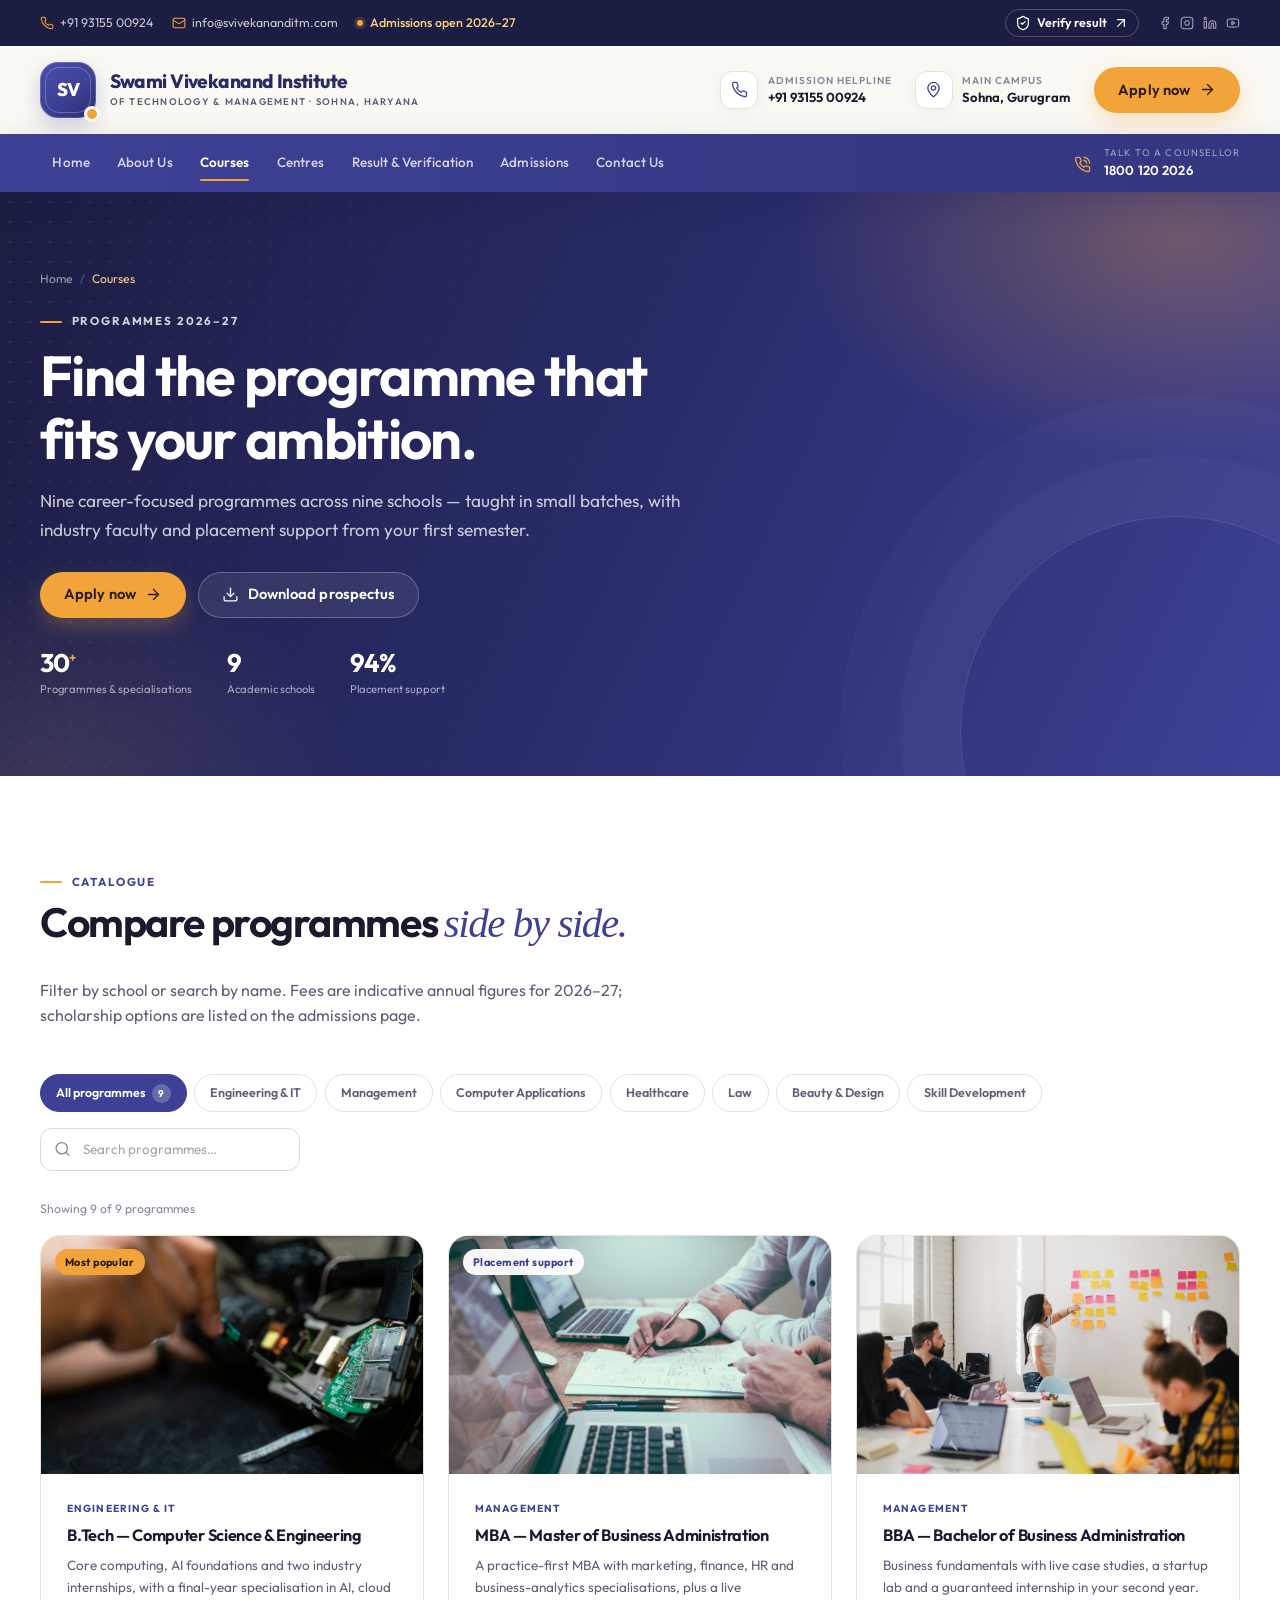
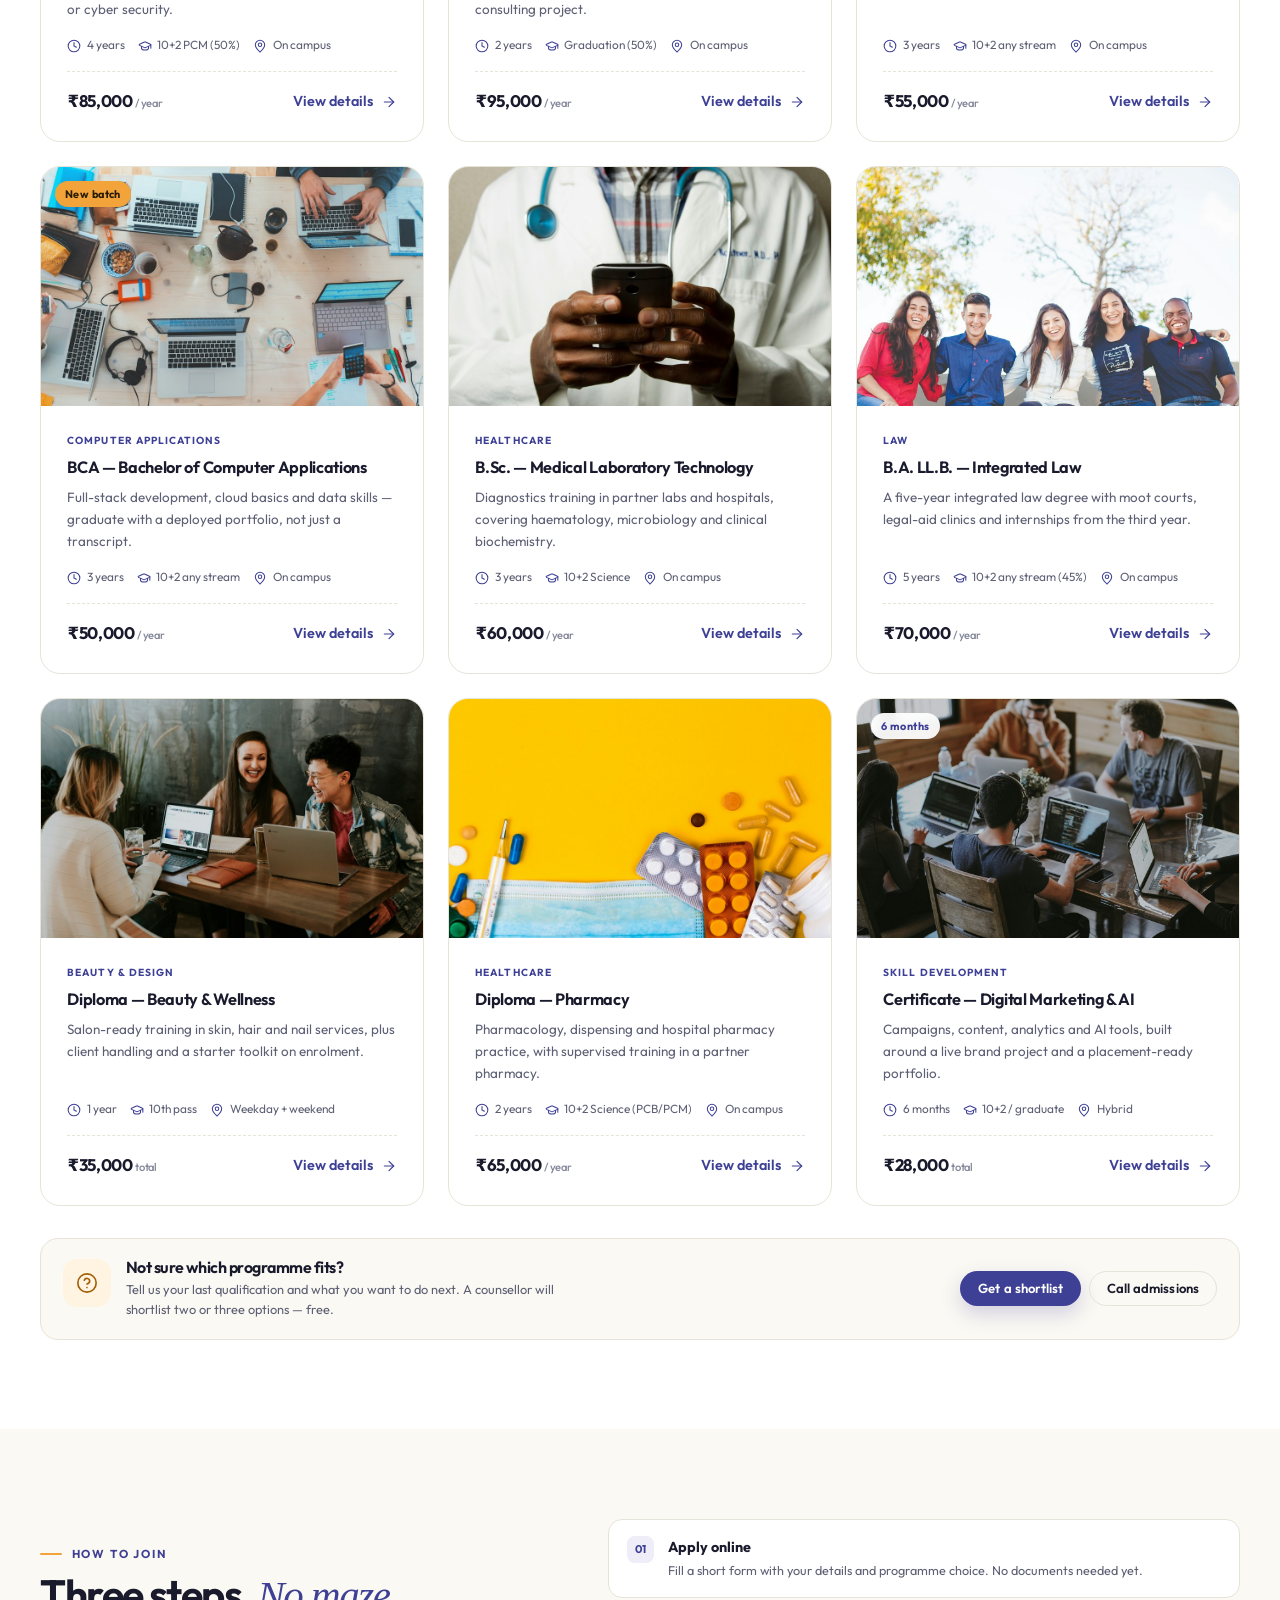
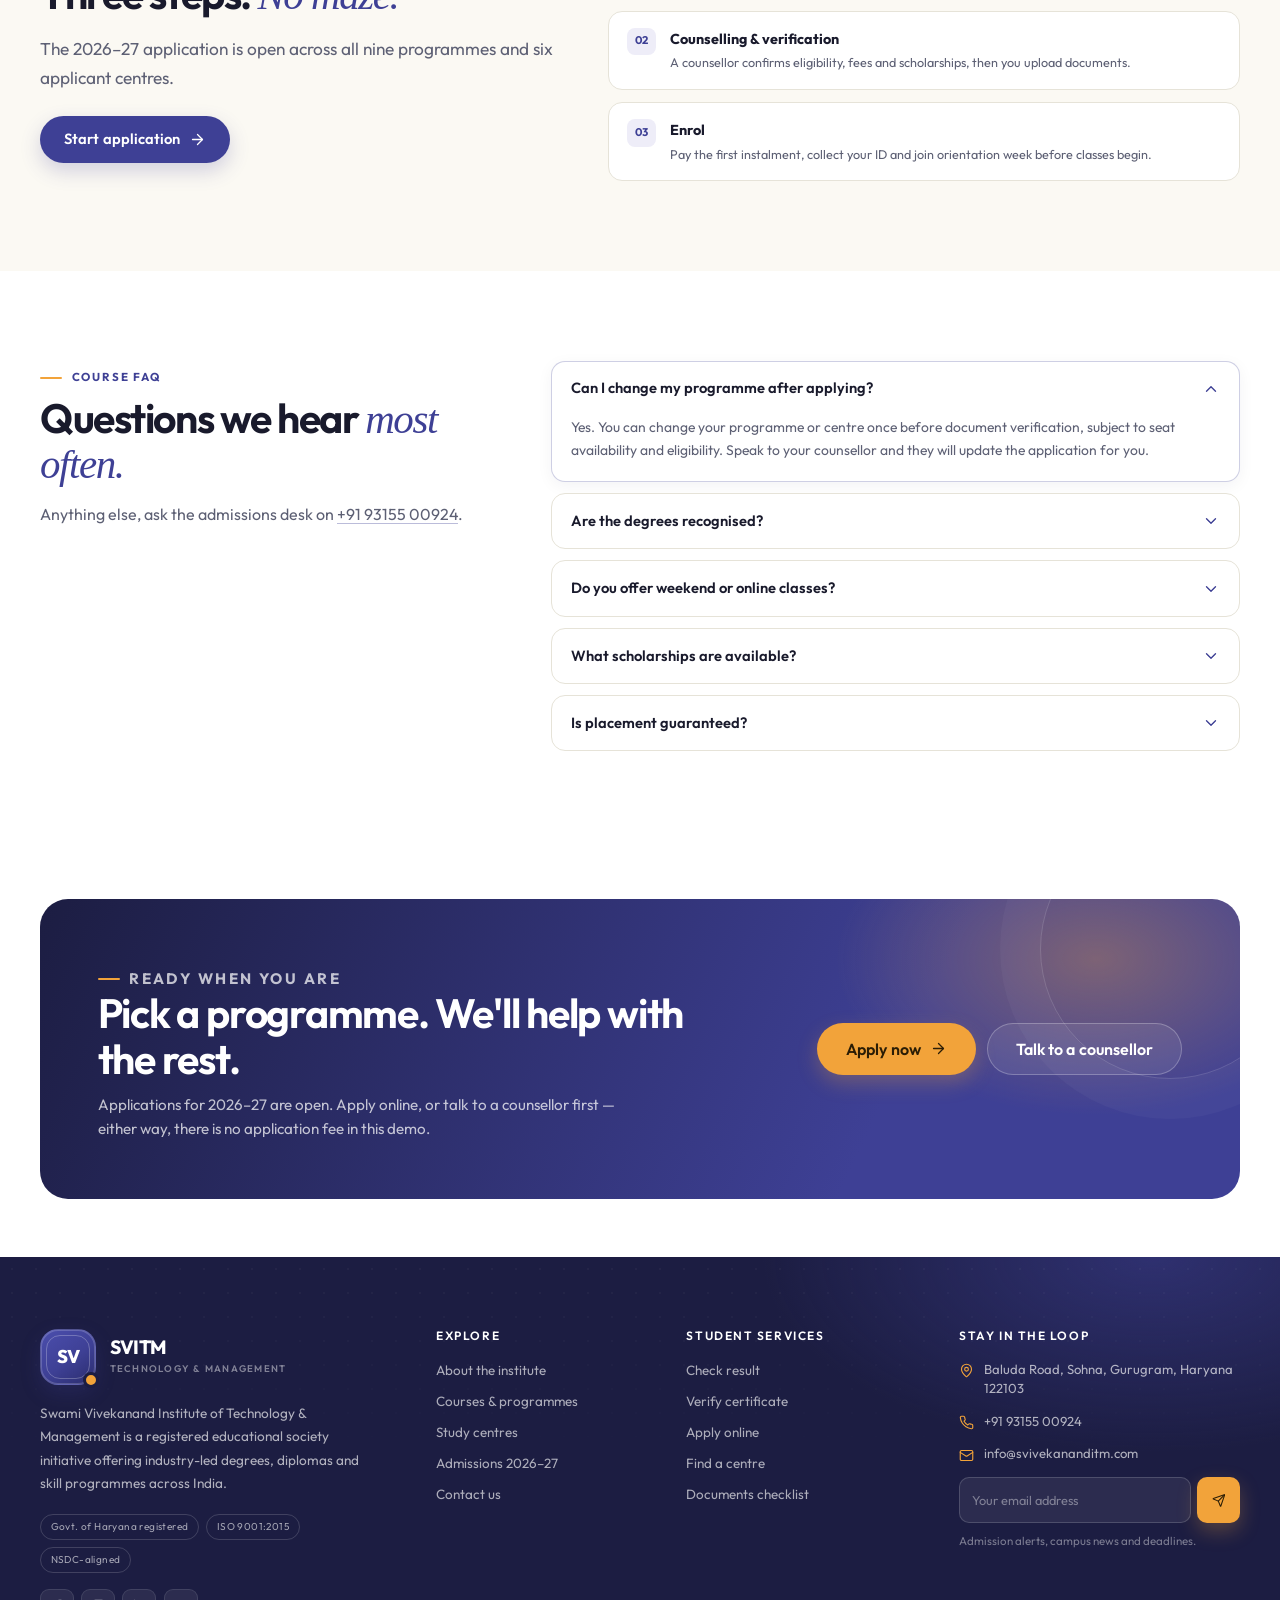
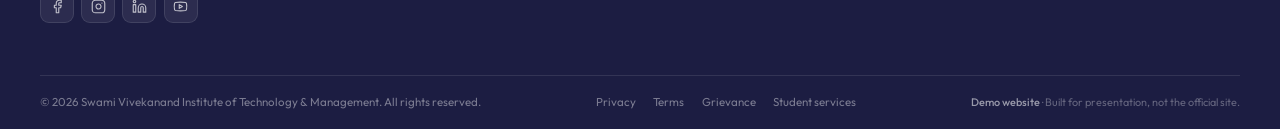
<file: courses.html>
<!DOCTYPE html>
<html lang="en">
<head>
  <meta charset="utf-8">
  <meta name="viewport" content="width=device-width, initial-scale=1">
  <title>Courses &amp; Programmes 2026–27 | SVITM</title>
  <meta name="description" content="Explore 9 flagship degree, diploma and certificate programmes at SVITM — engineering, management, computer applications, healthcare, law, beauty and digital skills. Compare duration, eligibility and fees.">
  <link rel="icon" href="assets/img/favicon.svg">
  <link rel="stylesheet" href="assets/css/base.css">
  <link rel="stylesheet" href="assets/css/inner-pages.css">
</head>
<body data-page="courses">
  <a class="skip-link" href="#main">Skip to content</a>
  <div id="site-header"></div>

  <main id="main">
    <section class="page-hero">
      <div class="container">
        <nav class="breadcrumb" aria-label="Breadcrumb">
          <a href="index.html">Home</a><span class="sep" aria-hidden="true">/</span><span aria-current="page">Courses</span>
        </nav>
        <p class="eyebrow eyebrow--light mt-3">Programmes 2026–27</p>
        <h1>Find the programme that fits your ambition.</h1>
        <p class="lead">Nine career-focused programmes across nine schools — taught in small batches, with industry faculty and placement support from your first semester.</p>
        <div class="page-hero-actions">
          <a class="btn btn--accent" href="admissions.html#apply">Apply now <svg class="icon" aria-hidden="true"><use href="#i-arrow-right"></use></svg></a>
          <button class="btn btn--ghost" type="button" data-demo-action="The prospectus download is disabled in this demo.">
            <svg class="icon" aria-hidden="true"><use href="#i-download"></use></svg> Download prospectus
          </button>
        </div>
        <div class="page-hero-stats">
          <div><div class="stat-num">30<sup>+</sup></div><div class="stat-label">Programmes &amp; specialisations</div></div>
          <div><div class="stat-num">9</div><div class="stat-label">Academic schools</div></div>
          <div><div class="stat-num">94%</div><div class="stat-label">Placement support</div></div>
        </div>
      </div>
    </section>

    <section class="section" id="catalogue">
      <div class="container">
        <div class="section-head">
          <div>
            <p class="eyebrow">Catalogue</p>
            <h2 class="section-title">Compare programmes <em>side by side.</em></h2>
          </div>
          <p class="section-lead">Filter by school or search by name. Fees are indicative annual figures for 2026–27; scholarship options are listed on the admissions page.</p>
        </div>

        <div class="filter-bar">
          <div class="filter-group" role="group" aria-label="Filter programmes by school">
            <button class="filter-chip is-active" type="button" data-filter="all" aria-pressed="true">All programmes <span class="filter-count">9</span></button>
            <button class="filter-chip" type="button" data-filter="engineering" aria-pressed="false">Engineering &amp; IT</button>
            <button class="filter-chip" type="button" data-filter="management" aria-pressed="false">Management</button>
            <button class="filter-chip" type="button" data-filter="computing" aria-pressed="false">Computer Applications</button>
            <button class="filter-chip" type="button" data-filter="healthcare" aria-pressed="false">Healthcare</button>
            <button class="filter-chip" type="button" data-filter="law" aria-pressed="false">Law</button>
            <button class="filter-chip" type="button" data-filter="design" aria-pressed="false">Beauty &amp; Design</button>
            <button class="filter-chip" type="button" data-filter="skill" aria-pressed="false">Skill Development</button>
          </div>
          <div class="input-icon course-search">
            <svg class="icon" aria-hidden="true"><use href="#i-search"></use></svg>
            <label class="sr-only" for="courseSearch">Search programmes</label>
            <input class="input" id="courseSearch" type="search" placeholder="Search programmes…" autocomplete="off">
          </div>
        </div>

        <p class="result-count" id="resultCount" aria-live="polite">Showing 9 of 9 programmes</p>

        <div class="grid grid--3 course-grid" id="courseGrid">
          <article class="card course-card" data-category="engineering" data-title="b.tech computer science engineering">
            <div class="card-media">
              <span class="media-badge media-badge--saffron">Most popular</span>
              <img src="assets/img/program-eng.jpg" alt="Engineering students working with lab equipment" width="600" height="375" loading="lazy">
            </div>
            <div class="card-body">
              <p class="kicker">Engineering &amp; IT</p>
              <h3 class="card-title mt-1">B.Tech — Computer Science &amp; Engineering</h3>
              <p class="card-text">Core computing, AI foundations and two industry internships, with a final-year specialisation in AI, cloud or cyber security.</p>
              <div class="course-meta mt-2">
                <span><svg class="icon" aria-hidden="true"><use href="#i-clock"></use></svg> 4 years</span>
                <span><svg class="icon" aria-hidden="true"><use href="#i-graduation-cap"></use></svg> 10+2 PCM (50%)</span>
                <span><svg class="icon" aria-hidden="true"><use href="#i-map-pin"></use></svg> On campus</span>
              </div>
              <div class="course-foot">
                <div class="course-price">₹85,000 <small>/ year</small></div>
                <a class="link-arrow" href="admissions.html#apply">View details <svg class="icon" aria-hidden="true"><use href="#i-arrow-right"></use></svg></a>
              </div>
            </div>
          </article>

          <article class="card course-card" data-category="management" data-title="mba master business administration">
            <div class="card-media">
              <span class="media-badge">Placement support</span>
              <img src="assets/img/program-mgmt.jpg" alt="Business students in a strategy workshop" width="600" height="375" loading="lazy">
            </div>
            <div class="card-body">
              <p class="kicker">Management</p>
              <h3 class="card-title mt-1">MBA — Master of Business Administration</h3>
              <p class="card-text">A practice-first MBA with marketing, finance, HR and business-analytics specialisations, plus a live consulting project.</p>
              <div class="course-meta mt-2">
                <span><svg class="icon" aria-hidden="true"><use href="#i-clock"></use></svg> 2 years</span>
                <span><svg class="icon" aria-hidden="true"><use href="#i-graduation-cap"></use></svg> Graduation (50%)</span>
                <span><svg class="icon" aria-hidden="true"><use href="#i-map-pin"></use></svg> On campus</span>
              </div>
              <div class="course-foot">
                <div class="course-price">₹95,000 <small>/ year</small></div>
                <a class="link-arrow" href="admissions.html#apply">View details <svg class="icon" aria-hidden="true"><use href="#i-arrow-right"></use></svg></a>
              </div>
            </div>
          </article>

          <article class="card course-card" data-category="management" data-title="bba bachelor business administration">
            <div class="card-media">
              <img src="assets/img/office-1.jpg" alt="Students presenting a business plan" width="600" height="375" loading="lazy">
            </div>
            <div class="card-body">
              <p class="kicker">Management</p>
              <h3 class="card-title mt-1">BBA — Bachelor of Business Administration</h3>
              <p class="card-text">Business fundamentals with live case studies, a startup lab and a guaranteed internship in your second year.</p>
              <div class="course-meta mt-2">
                <span><svg class="icon" aria-hidden="true"><use href="#i-clock"></use></svg> 3 years</span>
                <span><svg class="icon" aria-hidden="true"><use href="#i-graduation-cap"></use></svg> 10+2 any stream</span>
                <span><svg class="icon" aria-hidden="true"><use href="#i-map-pin"></use></svg> On campus</span>
              </div>
              <div class="course-foot">
                <div class="course-price">₹55,000 <small>/ year</small></div>
                <a class="link-arrow" href="admissions.html#apply">View details <svg class="icon" aria-hidden="true"><use href="#i-arrow-right"></use></svg></a>
              </div>
            </div>
          </article>

          <article class="card course-card" data-category="computing" data-title="bca bachelor computer applications">
            <div class="card-media">
              <span class="media-badge media-badge--saffron">New batch</span>
              <img src="assets/img/program-it.jpg" alt="Computer applications students coding in a lab" width="600" height="375" loading="lazy">
            </div>
            <div class="card-body">
              <p class="kicker">Computer Applications</p>
              <h3 class="card-title mt-1">BCA — Bachelor of Computer Applications</h3>
              <p class="card-text">Full-stack development, cloud basics and data skills — graduate with a deployed portfolio, not just a transcript.</p>
              <div class="course-meta mt-2">
                <span><svg class="icon" aria-hidden="true"><use href="#i-clock"></use></svg> 3 years</span>
                <span><svg class="icon" aria-hidden="true"><use href="#i-graduation-cap"></use></svg> 10+2 any stream</span>
                <span><svg class="icon" aria-hidden="true"><use href="#i-map-pin"></use></svg> On campus</span>
              </div>
              <div class="course-foot">
                <div class="course-price">₹50,000 <small>/ year</small></div>
                <a class="link-arrow" href="admissions.html#apply">View details <svg class="icon" aria-hidden="true"><use href="#i-arrow-right"></use></svg></a>
              </div>
            </div>
          </article>

          <article class="card course-card" data-category="healthcare" data-title="b.sc medical laboratory technology mlt">
            <div class="card-media">
              <img src="assets/img/program-health.jpg" alt="Medical laboratory technology students at work" width="600" height="375" loading="lazy">
            </div>
            <div class="card-body">
              <p class="kicker">Healthcare</p>
              <h3 class="card-title mt-1">B.Sc. — Medical Laboratory Technology</h3>
              <p class="card-text">Diagnostics training in partner labs and hospitals, covering haematology, microbiology and clinical biochemistry.</p>
              <div class="course-meta mt-2">
                <span><svg class="icon" aria-hidden="true"><use href="#i-clock"></use></svg> 3 years</span>
                <span><svg class="icon" aria-hidden="true"><use href="#i-graduation-cap"></use></svg> 10+2 Science</span>
                <span><svg class="icon" aria-hidden="true"><use href="#i-map-pin"></use></svg> On campus</span>
              </div>
              <div class="course-foot">
                <div class="course-price">₹60,000 <small>/ year</small></div>
                <a class="link-arrow" href="admissions.html#apply">View details <svg class="icon" aria-hidden="true"><use href="#i-arrow-right"></use></svg></a>
              </div>
            </div>
          </article>

          <article class="card course-card" data-category="law" data-title="b.a. ll.b integrated law">
            <div class="card-media">
              <img src="assets/img/study-3.jpg" alt="Law students in a discussion session" width="600" height="375" loading="lazy">
            </div>
            <div class="card-body">
              <p class="kicker">Law</p>
              <h3 class="card-title mt-1">B.A. LL.B. — Integrated Law</h3>
              <p class="card-text">A five-year integrated law degree with moot courts, legal-aid clinics and internships from the third year.</p>
              <div class="course-meta mt-2">
                <span><svg class="icon" aria-hidden="true"><use href="#i-clock"></use></svg> 5 years</span>
                <span><svg class="icon" aria-hidden="true"><use href="#i-graduation-cap"></use></svg> 10+2 any stream (45%)</span>
                <span><svg class="icon" aria-hidden="true"><use href="#i-map-pin"></use></svg> On campus</span>
              </div>
              <div class="course-foot">
                <div class="course-price">₹70,000 <small>/ year</small></div>
                <a class="link-arrow" href="admissions.html#apply">View details <svg class="icon" aria-hidden="true"><use href="#i-arrow-right"></use></svg></a>
              </div>
            </div>
          </article>

          <article class="card course-card" data-category="design" data-title="diploma beauty wellness">
            <div class="card-media">
              <img src="assets/img/program-design.jpg" alt="Beauty and wellness studio training" width="600" height="375" loading="lazy">
            </div>
            <div class="card-body">
              <p class="kicker">Beauty &amp; Design</p>
              <h3 class="card-title mt-1">Diploma — Beauty &amp; Wellness</h3>
              <p class="card-text">Salon-ready training in skin, hair and nail services, plus client handling and a starter toolkit on enrolment.</p>
              <div class="course-meta mt-2">
                <span><svg class="icon" aria-hidden="true"><use href="#i-clock"></use></svg> 1 year</span>
                <span><svg class="icon" aria-hidden="true"><use href="#i-graduation-cap"></use></svg> 10th pass</span>
                <span><svg class="icon" aria-hidden="true"><use href="#i-map-pin"></use></svg> Weekday + weekend</span>
              </div>
              <div class="course-foot">
                <div class="course-price">₹35,000 <small>total</small></div>
                <a class="link-arrow" href="admissions.html#apply">View details <svg class="icon" aria-hidden="true"><use href="#i-arrow-right"></use></svg></a>
              </div>
            </div>
          </article>

          <article class="card course-card" data-category="healthcare" data-title="diploma pharmacy">
            <div class="card-media">
              <img src="assets/img/program-pharma.jpg" alt="Pharmacy students in a laboratory" width="600" height="375" loading="lazy">
            </div>
            <div class="card-body">
              <p class="kicker">Healthcare</p>
              <h3 class="card-title mt-1">Diploma — Pharmacy</h3>
              <p class="card-text">Pharmacology, dispensing and hospital pharmacy practice, with supervised training in a partner pharmacy.</p>
              <div class="course-meta mt-2">
                <span><svg class="icon" aria-hidden="true"><use href="#i-clock"></use></svg> 2 years</span>
                <span><svg class="icon" aria-hidden="true"><use href="#i-graduation-cap"></use></svg> 10+2 Science (PCB/PCM)</span>
                <span><svg class="icon" aria-hidden="true"><use href="#i-map-pin"></use></svg> On campus</span>
              </div>
              <div class="course-foot">
                <div class="course-price">₹65,000 <small>/ year</small></div>
                <a class="link-arrow" href="admissions.html#apply">View details <svg class="icon" aria-hidden="true"><use href="#i-arrow-right"></use></svg></a>
              </div>
            </div>
          </article>

          <article class="card course-card" data-category="skill" data-title="certificate digital marketing ai">
            <div class="card-media">
              <span class="media-badge">6 months</span>
              <img src="assets/img/office-3.jpg" alt="Digital marketing learners working on a campaign" width="600" height="375" loading="lazy">
            </div>
            <div class="card-body">
              <p class="kicker">Skill Development</p>
              <h3 class="card-title mt-1">Certificate — Digital Marketing &amp; AI</h3>
              <p class="card-text">Campaigns, content, analytics and AI tools, built around a live brand project and a placement-ready portfolio.</p>
              <div class="course-meta mt-2">
                <span><svg class="icon" aria-hidden="true"><use href="#i-clock"></use></svg> 6 months</span>
                <span><svg class="icon" aria-hidden="true"><use href="#i-graduation-cap"></use></svg> 10+2 / graduate</span>
                <span><svg class="icon" aria-hidden="true"><use href="#i-map-pin"></use></svg> Hybrid</span>
              </div>
              <div class="course-foot">
                <div class="course-price">₹28,000 <small>total</small></div>
                <a class="link-arrow" href="admissions.html#apply">View details <svg class="icon" aria-hidden="true"><use href="#i-arrow-right"></use></svg></a>
              </div>
            </div>
          </article>
        </div>

        <div class="empty-state" id="emptyState" hidden>
          <span class="icon-box"><svg class="icon" aria-hidden="true"><use href="#i-search"></use></svg></span>
          <h3>No programmes match that search.</h3>
          <p>Try a different keyword, or clear the filters to see all nine programmes.</p>
          <button class="btn btn--outline" type="button" id="clearFilters">Clear filters</button>
        </div>

        <div class="help-strip mt-4">
          <div class="help-strip-copy">
            <span class="icon-box icon-box--saffron"><svg class="icon" aria-hidden="true"><use href="#i-circle-help"></use></svg></span>
            <div>
              <h3>Not sure which programme fits?</h3>
              <p>Tell us your last qualification and what you want to do next. A counsellor will shortlist two or three options — free.</p>
            </div>
          </div>
          <div class="help-strip-actions">
            <a class="btn btn--primary btn--sm" href="contact.html">Get a shortlist</a>
            <a class="btn btn--outline btn--sm" href="tel:+919315500924">Call admissions</a>
          </div>
        </div>
      </div>
    </section>

    <section class="section bg-cream">
      <div class="container">
        <div class="admission-snapshot">
          <div class="admission-snapshot-copy">
            <p class="eyebrow">How to join</p>
            <h2 class="section-title">Three steps. <em>No maze.</em></h2>
            <p class="lead mt-2">The 2026–27 application is open across all nine programmes and six applicant centres.</p>
            <a class="btn btn--primary mt-3" href="admissions.html#apply">Start application <svg class="icon" aria-hidden="true"><use href="#i-arrow-right"></use></svg></a>
          </div>
          <ol class="snapshot-steps">
            <li><span class="snapshot-num">01</span><div><strong>Apply online</strong><p>Fill a short form with your details and programme choice. No documents needed yet.</p></div></li>
            <li><span class="snapshot-num">02</span><div><strong>Counselling &amp; verification</strong><p>A counsellor confirms eligibility, fees and scholarships, then you upload documents.</p></div></li>
            <li><span class="snapshot-num">03</span><div><strong>Enrol</strong><p>Pay the first instalment, collect your ID and join orientation week before classes begin.</p></div></li>
          </ol>
        </div>
      </div>
    </section>

    <section class="section">
      <div class="container faq-split">
        <div>
          <p class="eyebrow">Course FAQ</p>
          <h2 class="section-title">Questions we hear <em>most often.</em></h2>
          <p class="section-lead mt-2">Anything else, ask the admissions desk on <a class="underline-link" href="tel:+919315500924">+91 93155 00924</a>.</p>
        </div>
        <div class="accordion">
          <details open>
            <summary>Can I change my programme after applying? <svg class="icon" aria-hidden="true"><use href="#i-chevron-down"></use></svg></summary>
            <div class="accordion-body"><p>Yes. You can change your programme or centre once before document verification, subject to seat availability and eligibility. Speak to your counsellor and they will update the application for you.</p></div>
          </details>
          <details>
            <summary>Are the degrees recognised? <svg class="icon" aria-hidden="true"><use href="#i-chevron-down"></use></svg></summary>
            <div class="accordion-body"><p>Degree programmes run through university-affiliated pathways, and skill programmes are NSDC-aligned. This is a demo site — always confirm the current affiliation and approval status with the admissions office before paying any fee.</p></div>
          </details>
          <details>
            <summary>Do you offer weekend or online classes? <svg class="icon" aria-hidden="true"><use href="#i-chevron-down"></use></svg></summary>
            <div class="accordion-body"><p>MBA, BBA, BCA and the Digital Marketing &amp; AI certificate offer online or hybrid modes with evening and weekend batches at select centres. Labs and examinations may still require in-person attendance.</p></div>
          </details>
          <details>
            <summary>What scholarships are available? <svg class="icon" aria-hidden="true"><use href="#i-chevron-down"></use></svg></summary>
            <div class="accordion-body"><p>Merit scholarships up to 30% of tuition, a Haryana domicile concession, and a ₹5,000 early-bird waiver for confirmed seats. Scholarships can usually be combined up to a cap — ask for a written fee calculation.</p></div>
          </details>
          <details>
            <summary>Is placement guaranteed? <svg class="icon" aria-hidden="true"><use href="#i-chevron-down"></use></svg></summary>
            <div class="accordion-body"><p>No institute can honestly guarantee a job. What we provide is structured placement support: CV clinics, mock interviews, employer drives and a 40+ partner network. Outcomes depend on your performance and the market.</p></div>
          </details>
        </div>
      </div>
    </section>

    <section class="section section--sm">
      <div class="container">
        <div class="cta-band">
          <div>
            <p class="eyebrow eyebrow--light">Ready when you are</p>
            <h2>Pick a programme. We'll help with the rest.</h2>
            <p>Applications for 2026–27 are open. Apply online, or talk to a counsellor first — either way, there is no application fee in this demo.</p>
          </div>
          <div class="cta-actions">
            <a class="btn btn--accent btn--lg" href="admissions.html#apply">Apply now <svg class="icon" aria-hidden="true"><use href="#i-arrow-right"></use></svg></a>
            <a class="btn btn--ghost btn--lg" href="contact.html">Talk to a counsellor</a>
          </div>
        </div>
      </div>
    </section>
  </main>

  <div id="site-footer"></div>
  <script src="assets/js/icons.js"></script>
  <script src="assets/js/layout.js"></script>
  <script src="assets/js/site.js"></script>
  <script>
    (function () {
      var grid = document.getElementById('courseGrid');
      if (!grid) return;
      var cards = Array.prototype.slice.call(grid.querySelectorAll('.course-card'));
      var chips = Array.prototype.slice.call(document.querySelectorAll('.filter-chip'));
      var search = document.getElementById('courseSearch');
      var count = document.getElementById('resultCount');
      var empty = document.getElementById('emptyState');
      var clear = document.getElementById('clearFilters');
      var activeFilter = 'all';

      function apply() {
        var term = (search && search.value || '').trim().toLowerCase();
        var shown = 0;
        cards.forEach(function (card) {
          var category = card.getAttribute('data-category');
          var title = card.getAttribute('data-title') || '';
          var text = card.textContent.toLowerCase();
          var matchesFilter = activeFilter === 'all' || category === activeFilter;
          var matchesTerm = !term || title.indexOf(term) > -1 || text.indexOf(term) > -1;
          var visible = matchesFilter && matchesTerm;
          card.hidden = !visible;
          if (visible) shown++;
        });
        if (count) count.textContent = 'Showing ' + shown + ' of ' + cards.length + ' programmes';
        if (empty) empty.hidden = shown !== 0;
        grid.hidden = shown === 0;
      }

      chips.forEach(function (chip) {
        chip.addEventListener('click', function () {
          activeFilter = chip.getAttribute('data-filter');
          chips.forEach(function (c) {
            var on = c === chip;
            c.classList.toggle('is-active', on);
            c.setAttribute('aria-pressed', String(on));
          });
          apply();
        });
      });

      if (search) search.addEventListener('input', apply);

      if (clear) clear.addEventListener('click', function () {
        activeFilter = 'all';
        chips.forEach(function (c) {
          var on = c.getAttribute('data-filter') === 'all';
          c.classList.toggle('is-active', on);
          c.setAttribute('aria-pressed', String(on));
        });
        if (search) search.value = '';
        apply();
        if (search) search.focus();
      });

      apply();
    })();
  </script>
</body>
</html>
</file>
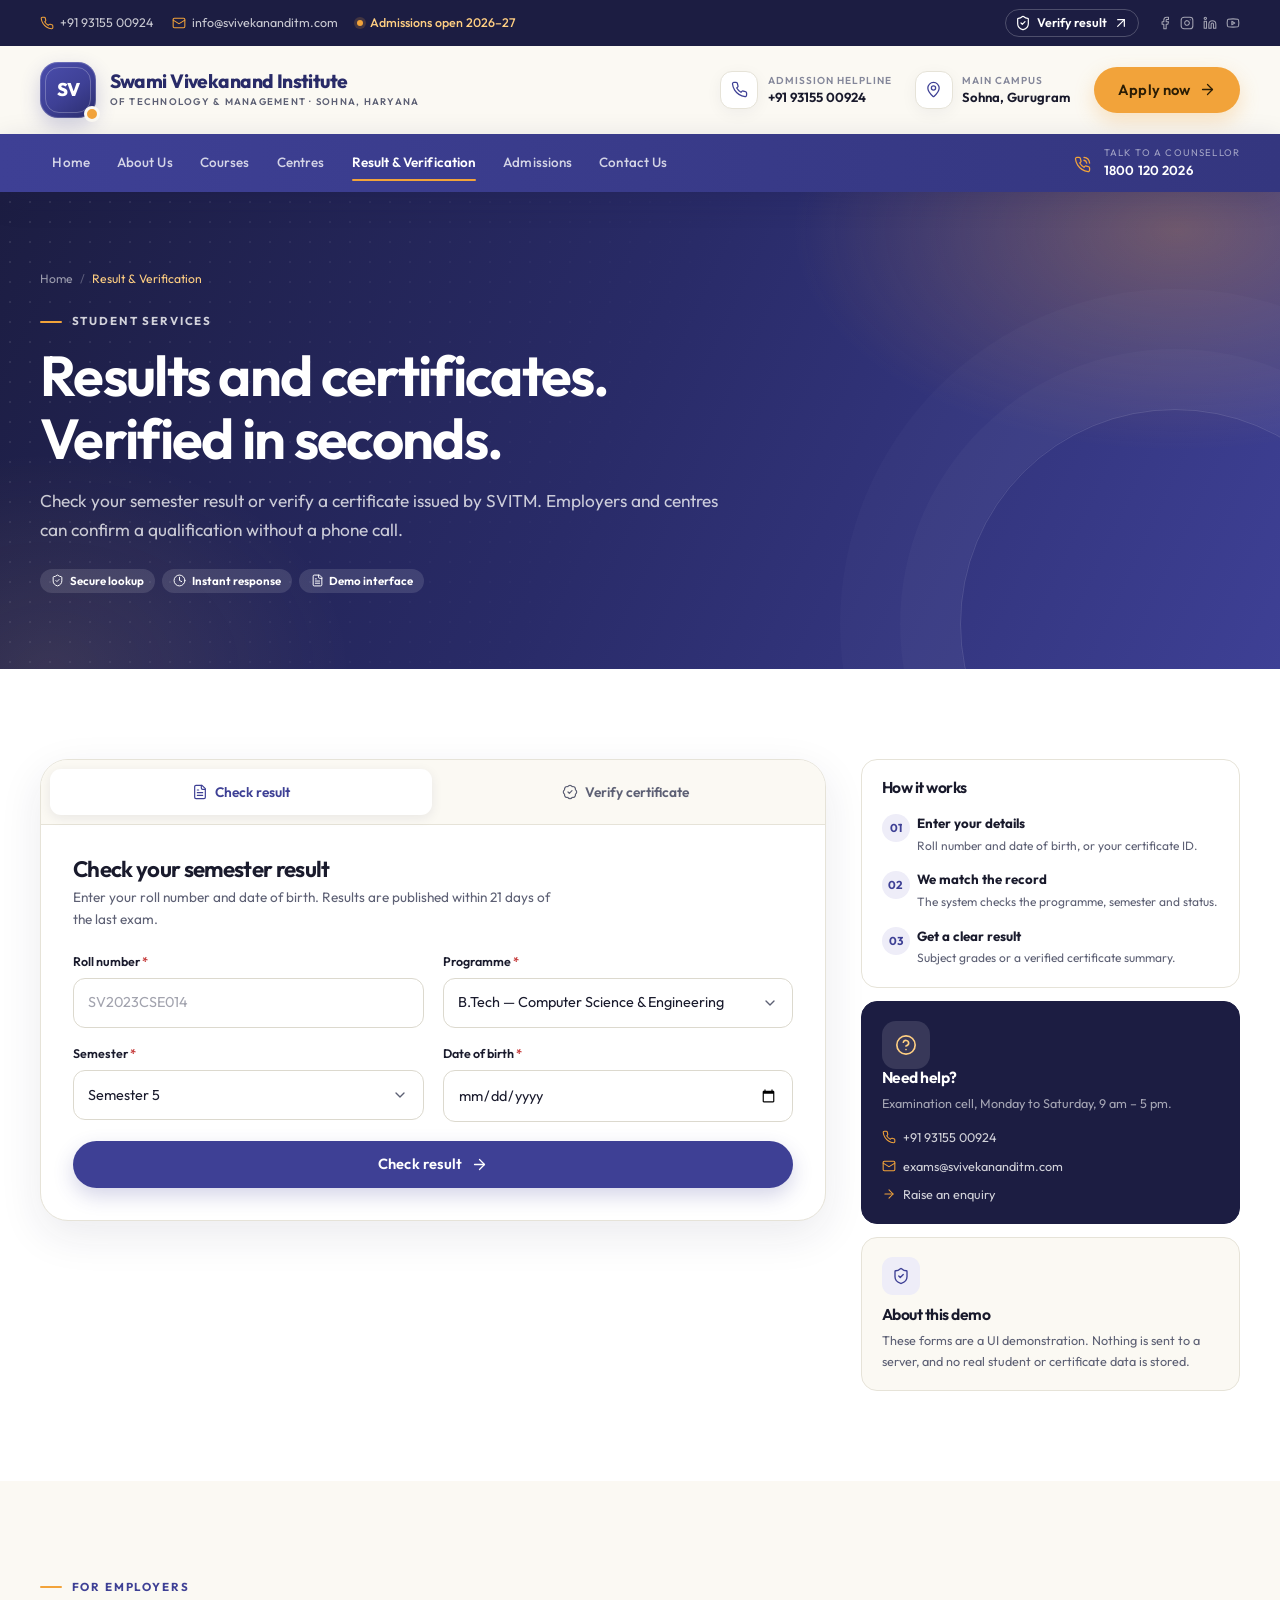
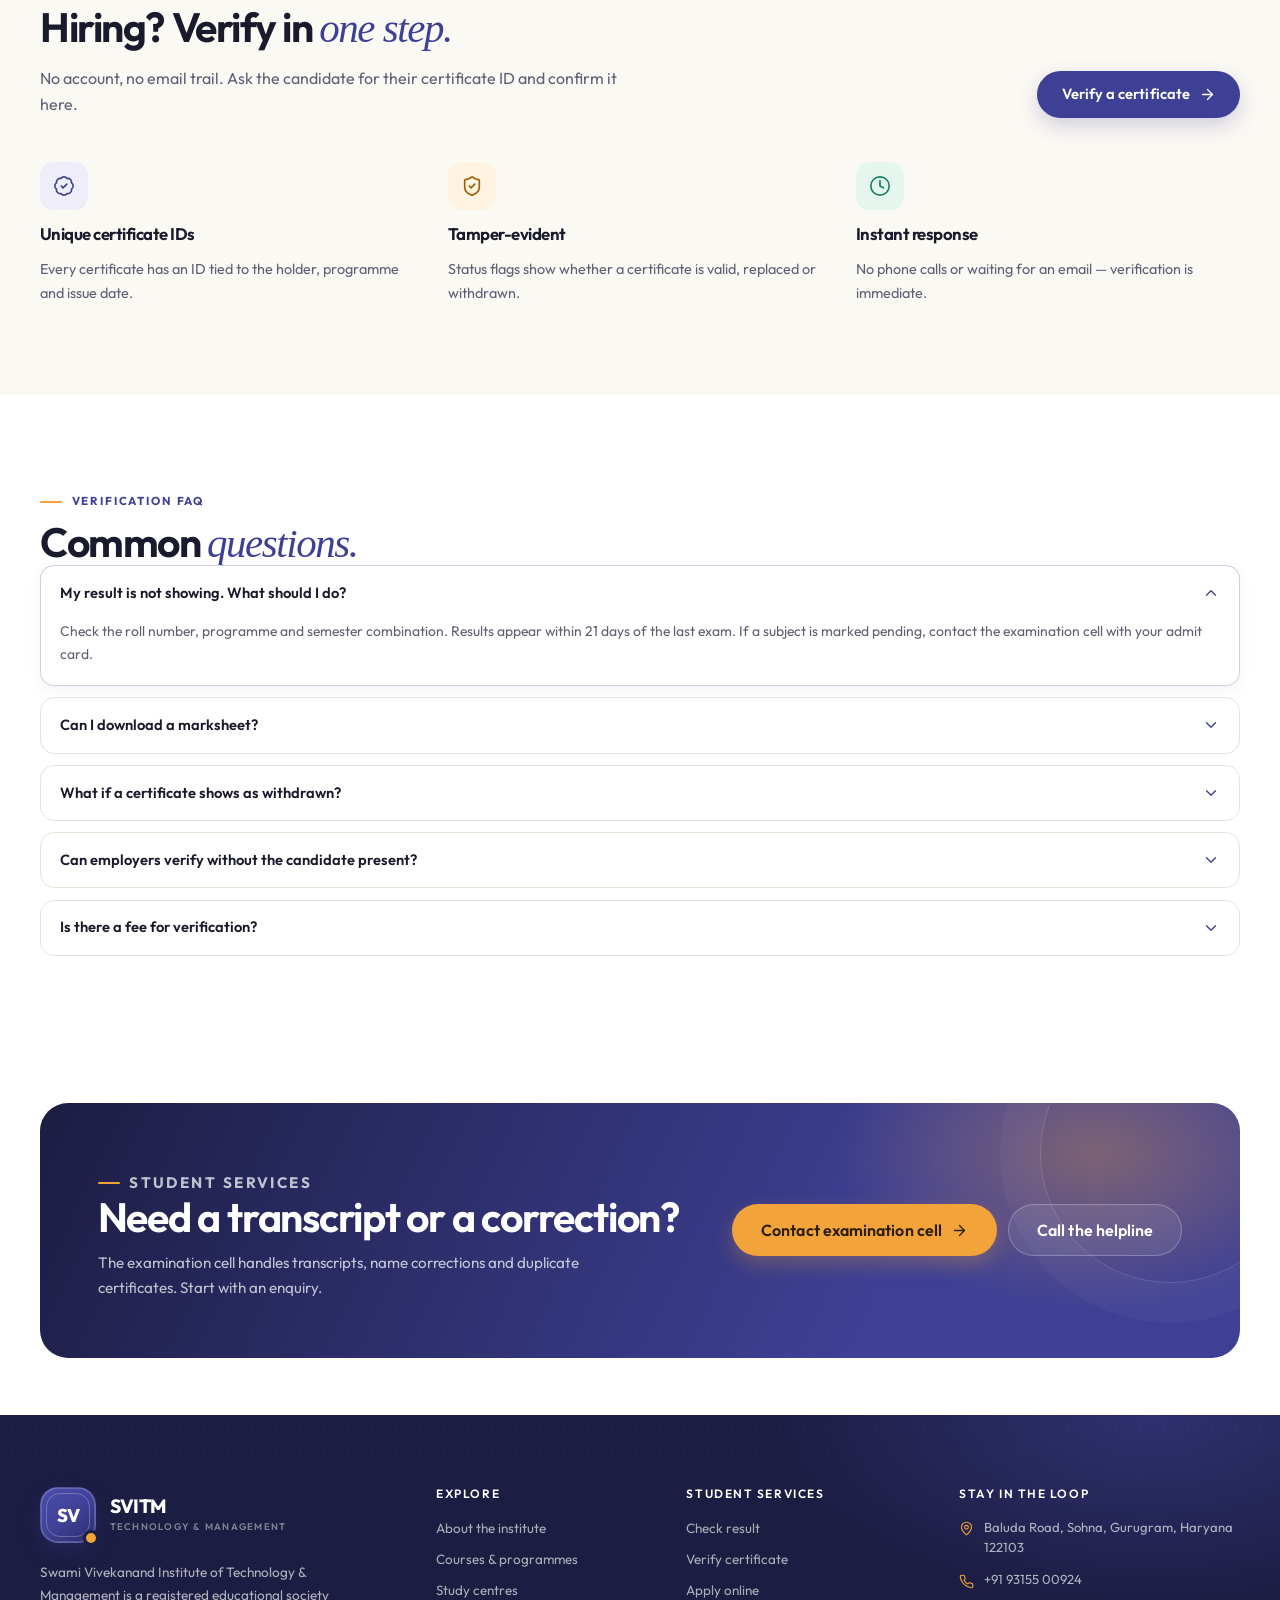
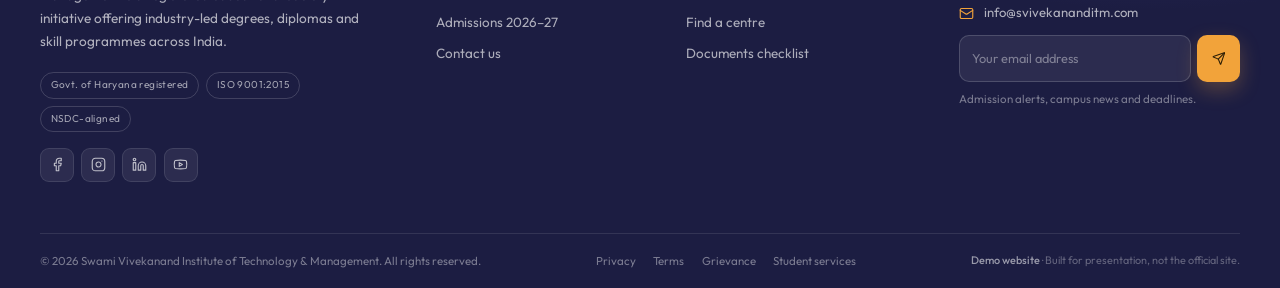
<file: verification.html>
<!DOCTYPE html>
<html lang="en">
<head>
  <meta charset="utf-8">
  <meta name="viewport" content="width=device-width, initial-scale=1">
  <title>Result &amp; Certificate Verification | SVITM</title>
  <meta name="description" content="Check semester results and verify SVITM certificates online. Enter your roll number or certificate ID to see an instant demo verification result.">
  <link rel="icon" href="assets/img/favicon.svg">
  <link rel="stylesheet" href="assets/css/base.css">
  <link rel="stylesheet" href="assets/css/utility-pages.css">
</head>
<body data-page="verification">
  <a class="skip-link" href="#main">Skip to content</a>
  <div id="site-header"></div>

  <main id="main">
    <section class="page-hero">
      <div class="container">
        <nav class="breadcrumb" aria-label="Breadcrumb">
          <a href="index.html">Home</a><span class="sep" aria-hidden="true">/</span><span aria-current="page">Result &amp; Verification</span>
        </nav>
        <p class="eyebrow eyebrow--light mt-3">Student services</p>
        <h1>Results and certificates. Verified in seconds.</h1>
        <p class="lead">Check your semester result or verify a certificate issued by SVITM. Employers and centres can confirm a qualification without a phone call.</p>
        <div class="hero-chip-row">
          <span class="chip chip--dark"><svg class="icon" aria-hidden="true"><use href="#i-shield-check"></use></svg> Secure lookup</span>
          <span class="chip chip--dark"><svg class="icon" aria-hidden="true"><use href="#i-clock"></use></svg> Instant response</span>
          <span class="chip chip--dark"><svg class="icon" aria-hidden="true"><use href="#i-file-text"></use></svg> Demo interface</span>
        </div>
      </div>
    </section>

    <section class="section" id="verify">
      <div class="container">
        <div class="verify-layout">
          <div class="verify-main">
            <div class="verify-card">
              <div class="verify-tabs" role="tablist" aria-label="Verification services">
                <button class="verify-tab is-active" id="tab-result" type="button" role="tab" aria-selected="true" aria-controls="panel-result" data-tab="result">
                  <svg class="icon" aria-hidden="true"><use href="#i-file-text"></use></svg> Check result
                </button>
                <button class="verify-tab" id="tab-cert" type="button" role="tab" aria-selected="false" aria-controls="panel-cert" data-tab="cert" tabindex="-1">
                  <svg class="icon" aria-hidden="true"><use href="#i-badge-check"></use></svg> Verify certificate
                </button>
              </div>

              <div class="verify-panel" id="panel-result" role="tabpanel" aria-labelledby="tab-result" data-panel="result">
                <div class="verify-head">
                  <h2>Check your semester result</h2>
                  <p>Enter your roll number and date of birth. Results are published within 21 days of the last exam.</p>
                </div>
                <form class="form-grid verify-form" id="resultForm" novalidate>
                  <div class="field">
                    <label class="label" for="rollNo">Roll number <span aria-hidden="true">*</span></label>
                    <input class="input" id="rollNo" name="rollNo" type="text" placeholder="SV2023CSE014" autocomplete="off" required>
                  </div>
                  <div class="field">
                    <label class="label" for="resProgramme">Programme <span aria-hidden="true">*</span></label>
                    <select class="select" id="resProgramme" name="programme" required>
                      <option>B.Tech — Computer Science &amp; Engineering</option>
                      <option>MBA</option>
                      <option>BBA</option>
                      <option>BCA</option>
                      <option>B.Sc. — Medical Laboratory Technology</option>
                    </select>
                  </div>
                  <div class="field">
                    <label class="label" for="resSemester">Semester <span aria-hidden="true">*</span></label>
                    <select class="select" id="resSemester" name="semester" required>
                      <option>Semester 5</option>
                      <option>Semester 4</option>
                      <option>Semester 3</option>
                      <option>Semester 2</option>
                      <option>Semester 1</option>
                    </select>
                  </div>
                  <div class="field">
                    <label class="label" for="resDob">Date of birth <span aria-hidden="true">*</span></label>
                    <input class="input" id="resDob" name="dob" type="date" required>
                  </div>
                  <div class="field field--full">
                    <button class="btn btn--primary" type="submit" id="resultSubmit">
                      Check result <svg class="icon" aria-hidden="true"><use href="#i-arrow-right"></use></svg>
                    </button>
                  </div>
                </form>

                <div class="verify-result" id="resultOutput" hidden>
                  <div class="result-head">
                    <div class="person">
                      <span class="avatar avatar--lg avatar--initials">AS</span>
                      <div><strong>Aarav Sharma</strong><span>SV2023CSE014 · B.Tech CSE</span></div>
                    </div>
                    <span class="chip chip--green"><svg class="icon" aria-hidden="true"><use href="#i-check"></use></svg> PASS</span>
                  </div>
                  <div class="result-summary">
                    <div><small>Semester</small><strong>5</strong></div>
                    <div><small>SGPA</small><strong>8.6</strong></div>
                    <div><small>Credits</small><strong>22 / 24</strong></div>
                    <div><small>Result date</small><strong>18 Aug 2026</strong></div>
                  </div>
                  <div class="table-wrap result-table-wrap">
                    <table class="table">
                      <caption class="sr-only">Semester 5 subject-wise result</caption>
                      <thead><tr><th scope="col">Subject</th><th scope="col">Credits</th><th scope="col">Grade</th><th scope="col">Status</th></tr></thead>
                      <tbody>
                        <tr><td class="cell-strong">Operating Systems</td><td>4</td><td>A</td><td><span class="chip chip--green">Pass</span></td></tr>
                        <tr><td class="cell-strong">Computer Networks</td><td>4</td><td>A+</td><td><span class="chip chip--green">Pass</span></td></tr>
                        <tr><td class="cell-strong">Database Management</td><td>4</td><td>O</td><td><span class="chip chip--green">Pass</span></td></tr>
                        <tr><td class="cell-strong">Software Engineering</td><td>3</td><td>A</td><td><span class="chip chip--green">Pass</span></td></tr>
                        <tr><td class="cell-strong">AI &amp; Machine Learning</td><td>4</td><td>A+</td><td><span class="chip chip--green">Pass</span></td></tr>
                      </tbody>
                    </table>
                  </div>
                  <p class="demo-flag"><svg class="icon" aria-hidden="true"><use href="#i-alert-circle"></use></svg> Demo result. No live student record was queried.</p>
                  <div class="result-actions">
                    <button class="btn btn--outline btn--sm" type="button" data-demo-action="Printing is disabled in this demo."><svg class="icon" aria-hidden="true"><use href="#i-download"></use></svg> Download marksheet</button>
                    <a class="btn btn--ghost btn--sm" href="#help">Something wrong?</a>
                  </div>
                </div>
              </div>

              <div class="verify-panel" id="panel-cert" role="tabpanel" aria-labelledby="tab-cert" data-panel="cert" hidden>
                <div class="verify-head">
                  <h2>Verify a certificate</h2>
                  <p>Every SVITM certificate carries a unique ID. Enter it to confirm the holder, programme and validity.</p>
                </div>
                <form class="form-grid verify-form" id="certForm" novalidate>
                  <div class="field field--full">
                    <label class="label" for="certNo">Certificate number <span aria-hidden="true">*</span></label>
                    <input class="input" id="certNo" name="certNo" type="text" placeholder="SVITM-CERT-2025-04187" autocomplete="off" required>
                  </div>
                  <div class="field">
                    <label class="label" for="certName">Candidate name <span class="ad-optional">(optional)</span></label>
                    <input class="input" id="certName" name="name" type="text" placeholder="As printed on the certificate" autocomplete="off">
                  </div>
                  <div class="field">
                    <label class="label" for="certType">Certificate type <span aria-hidden="true">*</span></label>
                    <select class="select" id="certType" name="type" required>
                      <option>Degree completion</option>
                      <option>Diploma</option>
                      <option>Skill certificate</option>
                      <option>Provisional certificate</option>
                    </select>
                  </div>
                  <div class="field field--full">
                    <button class="btn btn--primary" type="submit" id="certSubmit">
                      Verify certificate <svg class="icon" aria-hidden="true"><use href="#i-shield-check"></use></svg>
                    </button>
                  </div>
                </form>

                <div class="verify-result verify-result--cert" id="certOutput" hidden>
                  <div class="verified-banner">
                    <span class="verified-icon"><svg class="icon" aria-hidden="true"><use href="#i-badge-check"></use></svg></span>
                    <div><strong>Certificate verified</strong><p>This certificate was issued by SVITM and is currently valid.</p></div>
                    <span class="chip chip--green">Valid &amp; active</span>
                  </div>
                  <dl class="cert-grid">
                    <div><dt>Certificate ID</dt><dd>SVITM-CERT-2025-04187</dd></div>
                    <div><dt>Holder</dt><dd>Aarav Sharma</dd></div>
                    <div><dt>Programme</dt><dd>B.Tech — Computer Science &amp; Engineering</dd></div>
                    <div><dt>Issued on</dt><dd>12 June 2025</dd></div>
                    <div><dt>Grade</dt><dd>First division · 78.4%</dd></div>
                    <div><dt>Status</dt><dd><span class="chip chip--green">Valid &amp; active</span></dd></div>
                  </dl>
                  <p class="demo-flag"><svg class="icon" aria-hidden="true"><use href="#i-alert-circle"></use></svg> Demo verification. No live certificate database was queried.</p>
                  <div class="result-actions">
                    <button class="btn btn--outline btn--sm" type="button" data-demo-action="Verification PDF download is disabled in this demo."><svg class="icon" aria-hidden="true"><use href="#i-download"></use></svg> Download verification</button>
                  </div>
                </div>
              </div>
            </div>
          </div>

          <aside class="verify-side">
            <div class="side-card">
              <h3>How it works</h3>
              <ol class="num-list mt-2">
                <li><strong>Enter your details</strong><p>Roll number and date of birth, or your certificate ID.</p></li>
                <li><strong>We match the record</strong><p>The system checks the programme, semester and status.</p></li>
                <li><strong>Get a clear result</strong><p>Subject grades or a verified certificate summary.</p></li>
              </ol>
            </div>
            <div class="side-card side-card--dark" id="help">
              <span class="icon-box icon-box--soft"><svg class="icon" aria-hidden="true"><use href="#i-circle-help"></use></svg></span>
              <h3>Need help?</h3>
              <p>Examination cell, Monday to Saturday, 9 am – 5 pm.</p>
              <div class="side-links">
                <a href="tel:+919315500924"><svg class="icon" aria-hidden="true"><use href="#i-phone"></use></svg> +91 93155 00924</a>
                <a href="mailto:exams@svivekananditm.com"><svg class="icon" aria-hidden="true"><use href="#i-mail"></use></svg> exams@svivekananditm.com</a>
                <a href="contact.html"><svg class="icon" aria-hidden="true"><use href="#i-arrow-right"></use></svg> Raise an enquiry</a>
              </div>
            </div>
            <div class="side-card side-card--soft">
              <span class="icon-box icon-box--sm"><svg class="icon" aria-hidden="true"><use href="#i-shield-check"></use></svg></span>
              <h3>About this demo</h3>
              <p>These forms are a UI demonstration. Nothing is sent to a server, and no real student or certificate data is stored.</p>
            </div>
          </aside>
        </div>
      </div>
    </section>

    <section class="section bg-cream">
      <div class="container">
        <div class="section-head">
          <div>
            <p class="eyebrow">For employers</p>
            <h2 class="section-title">Hiring? Verify in <em>one step.</em></h2>
            <p class="section-lead mt-2">No account, no email trail. Ask the candidate for their certificate ID and confirm it here.</p>
          </div>
          <a class="btn btn--primary" href="#verify" data-tab-jump="cert">Verify a certificate <svg class="icon" aria-hidden="true"><use href="#i-arrow-right"></use></svg></a>
        </div>
        <div class="grid grid--3">
          <div class="feature"><span class="icon-box"><svg class="icon" aria-hidden="true"><use href="#i-badge-check"></use></svg></span><h3>Unique certificate IDs</h3><p>Every certificate has an ID tied to the holder, programme and issue date.</p></div>
          <div class="feature"><span class="icon-box icon-box--saffron"><svg class="icon" aria-hidden="true"><use href="#i-shield-check"></use></svg></span><h3>Tamper-evident</h3><p>Status flags show whether a certificate is valid, replaced or withdrawn.</p></div>
          <div class="feature"><span class="icon-box icon-box--green"><svg class="icon" aria-hidden="true"><use href="#i-clock"></use></svg></span><h3>Instant response</h3><p>No phone calls or waiting for an email — verification is immediate.</p></div>
        </div>
      </div>
    </section>

    <section class="section">
      <div class="container faq-split">
        <div>
          <p class="eyebrow">Verification FAQ</p>
          <h2 class="section-title">Common <em>questions.</em></h2>
        </div>
        <div class="accordion">
          <details open>
            <summary>My result is not showing. What should I do? <svg class="icon" aria-hidden="true"><use href="#i-chevron-down"></use></svg></summary>
            <div class="accordion-body"><p>Check the roll number, programme and semester combination. Results appear within 21 days of the last exam. If a subject is marked pending, contact the examination cell with your admit card.</p></div>
          </details>
          <details>
            <summary>Can I download a marksheet? <svg class="icon" aria-hidden="true"><use href="#i-chevron-down"></use></svg></summary>
            <div class="accordion-body"><p>In the live portal, a provisional marksheet can be downloaded once results are published. Official transcripts are issued by the examination cell after a written request and fee payment.</p></div>
          </details>
          <details>
            <summary>What if a certificate shows as withdrawn? <svg class="icon" aria-hidden="true"><use href="#i-chevron-down"></use></svg></summary>
            <div class="accordion-body"><p>A withdrawn status means the certificate was replaced, corrected or cancelled. Ask the holder for the replacement certificate ID, or contact the examination cell to confirm the current record.</p></div>
          </details>
          <details>
            <summary>Can employers verify without the candidate present? <svg class="icon" aria-hidden="true"><use href="#i-chevron-down"></use></svg></summary>
            <div class="accordion-body"><p>Yes. The certificate ID is enough to confirm the holder's name, programme, grade and validity. No personal contact details are shown.</p></div>
          </details>
          <details>
            <summary>Is there a fee for verification? <svg class="icon" aria-hidden="true"><use href="#i-chevron-down"></use></svg></summary>
            <div class="accordion-body"><p>Online verification is free. A formal verification letter on institute letterhead, if required by an employer, may carry a small administrative fee.</p></div>
          </details>
        </div>
      </div>
    </section>

    <section class="section section--sm">
      <div class="container">
        <div class="cta-band">
          <div>
            <p class="eyebrow eyebrow--light">Student services</p>
            <h2>Need a transcript or a correction?</h2>
            <p>The examination cell handles transcripts, name corrections and duplicate certificates. Start with an enquiry.</p>
          </div>
          <div class="cta-actions">
            <a class="btn btn--accent btn--lg" href="contact.html">Contact examination cell <svg class="icon" aria-hidden="true"><use href="#i-arrow-right"></use></svg></a>
            <a class="btn btn--ghost btn--lg" href="tel:+919315500924">Call the helpline</a>
          </div>
        </div>
      </div>
    </section>
  </main>

  <div id="site-footer"></div>
  <script src="assets/js/icons.js"></script>
  <script src="assets/js/layout.js"></script>
  <script src="assets/js/site.js"></script>
  <script>
    (function () {
      var tabs = Array.prototype.slice.call(document.querySelectorAll('.verify-tab'));
      var panels = Array.prototype.slice.call(document.querySelectorAll('.verify-panel'));

      function selectTab(key, focus) {
        tabs.forEach(function (tab) {
          var on = tab.getAttribute('data-tab') === key;
          tab.classList.toggle('is-active', on);
          tab.setAttribute('aria-selected', String(on));
          tab.setAttribute('tabindex', on ? '0' : '-1');
          if (on && focus) tab.focus();
        });
        panels.forEach(function (panel) {
          panel.hidden = panel.getAttribute('data-panel') !== key;
        });
      }

      tabs.forEach(function (tab) {
        tab.addEventListener('click', function () { selectTab(tab.getAttribute('data-tab')); });
        tab.addEventListener('keydown', function (e) {
          if (e.key !== 'ArrowRight' && e.key !== 'ArrowLeft') return;
          e.preventDefault();
          var i = tabs.indexOf(tab);
          var next = e.key === 'ArrowRight' ? (i + 1) % tabs.length : (i - 1 + tabs.length) % tabs.length;
          selectTab(tabs[next].getAttribute('data-tab'), true);
        });
      });

      document.querySelectorAll('[data-tab-jump]').forEach(function (link) {
        link.addEventListener('click', function () {
          selectTab(link.getAttribute('data-tab-jump'));
        });
      });

      function simulate(button, label, done) {
        var original = button.innerHTML;
        button.disabled = true;
        button.textContent = 'Checking…';
        window.setTimeout(function () {
          button.disabled = false;
          button.innerHTML = original;
          done();
        }, 700);
      }

      var resultForm = document.getElementById('resultForm');
      var resultOutput = document.getElementById('resultOutput');
      if (resultForm) {
        resultForm.addEventListener('submit', function (e) {
          e.preventDefault();
          var required = resultForm.querySelectorAll('[required]');
          var missing = false;
          required.forEach(function (field) {
            if (!field.value.trim()) { missing = true; field.reportValidity(); }
          });
          if (missing) return;
          var btn = document.getElementById('resultSubmit');
          simulate(btn, 'Check result', function () {
            resultOutput.hidden = false;
            resultOutput.scrollIntoView({ behavior: 'smooth', block: 'center' });
          });
        });
      }

      var certForm = document.getElementById('certForm');
      var certOutput = document.getElementById('certOutput');
      if (certForm) {
        certForm.addEventListener('submit', function (e) {
          e.preventDefault();
          var required = certForm.querySelectorAll('[required]');
          var missing = false;
          required.forEach(function (field) {
            if (!field.value.trim()) { missing = true; field.reportValidity(); }
          });
          if (missing) return;
          var btn = document.getElementById('certSubmit');
          simulate(btn, 'Verify certificate', function () {
            certOutput.hidden = false;
            certOutput.scrollIntoView({ behavior: 'smooth', block: 'center' });
          });
        });
      }
    })();
  </script>
</body>
</html>
</file>
<file: assets/css/base.css>
/* ==========================================================================
   SVITM — shared design system
   Fonts, tokens, header/footer, typography, buttons, cards, forms, sections
   ========================================================================== */

@font-face {
  font-family: "Outfit";
  src: url("../fonts/outfit-latin.woff2") format("woff2");
  font-weight: 300 800;
  font-style: normal;
  font-display: swap;
}
@font-face {
  font-family: "Newsreader";
  src: url("../fonts/newsreader-italic-latin.woff2") format("woff2");
  font-weight: 400;
  font-style: italic;
  font-display: swap;
}

:root {
  --indigo: #3e4095;
  --indigo-700: #34367f;
  --indigo-800: #292b68;
  --indigo-900: #1c1d42;
  --indigo-soft: #eeedf8;
  --saffron: #f2a33a;
  --saffron-light: #ffcf82;
  --saffron-soft: #fff4e1;
  --cream: #fbf9f3;
  --cream-2: #f5f2e8;
  --ink: #191a2c;
  --muted: #5d6074;
  --muted-2: #84879a;
  --line: #e6e3d8;
  --line-dark: rgba(255, 255, 255, 0.14);
  --white: #fff;
  --green: #16805d;
  --green-soft: #e5f6ef;
  --red: #c53a3a;
  --red-soft: #fdecec;
  --shadow-sm: 0 4px 16px rgba(28, 29, 66, 0.05);
  --shadow: 0 14px 44px rgba(28, 29, 66, 0.09);
  --shadow-lg: 0 26px 70px rgba(28, 29, 66, 0.14);
  --radius: 20px;
  --radius-lg: 28px;
  --gutter: clamp(1rem, 4vw, 2.5rem);
  --max: 1220px;
  --font: "Outfit", system-ui, -apple-system, "Segoe UI", sans-serif;
  --serif: "Newsreader", Georgia, "Times New Roman", serif;
}

*,
*::before,
*::after { box-sizing: border-box; }

html { scroll-behavior: smooth; -webkit-text-size-adjust: 100%; }

body {
  margin: 0;
  font-family: var(--font);
  font-size: 1rem;
  line-height: 1.6;
  color: var(--ink);
  background: var(--white);
  -webkit-font-smoothing: antialiased;
  overflow-x: hidden;
}

body.no-scroll { overflow: hidden; }

main { display: block; }

img, svg, video { max-width: 100%; }
img { display: block; height: auto; }
a { color: inherit; text-decoration: none; }
button, input, select, textarea { font: inherit; color: inherit; }
button { cursor: pointer; }
ul, ol { margin: 0; padding: 0; list-style: none; }
p, h1, h2, h3, h4, h5, h6, figure { margin: 0; }
address { font-style: normal; }

:focus-visible {
  outline: 3px solid var(--saffron);
  outline-offset: 3px;
  border-radius: 4px;
}

::selection { background: var(--saffron); color: var(--ink); }

/* ---------------------------------- type --------------------------------- */
h1, h2, h3, h4 {
  font-weight: 650;
  line-height: 1.12;
  letter-spacing: -0.03em;
  color: var(--ink);
}

.display,
.hero-title {
  font-size: clamp(2.8rem, 5.4vw, 4.7rem);
  font-weight: 700;
  line-height: 0.99;
  letter-spacing: -0.045em;
}

h1 { font-size: clamp(2.3rem, 4vw, 3.4rem); }
h2 { font-size: clamp(1.85rem, 3.2vw, 2.65rem); }
h3 { font-size: clamp(1.2rem, 1.7vw, 1.45rem); }
h4 { font-size: 1.08rem; }

.lead {
  font-size: clamp(1rem, 1.35vw, 1.16rem);
  line-height: 1.7;
  color: var(--muted);
}

.serif { font-family: var(--serif); font-style: italic; font-weight: 400; }
.text-saffron { color: var(--saffron); }
.text-indigo { color: var(--indigo); }
.text-muted { color: var(--muted); }
.text-white { color: var(--white); }
.text-center { text-align: center; }
.eyebrow {
  display: inline-flex;
  align-items: center;
  gap: 0.6rem;
  font-size: 0.72rem;
  font-weight: 700;
  letter-spacing: 0.16em;
  text-transform: uppercase;
  color: var(--indigo);
}
.eyebrow::before {
  content: "";
  width: 22px;
  height: 2px;
  border-radius: 2px;
  background: var(--saffron);
}
.eyebrow--light { color: rgba(255, 255, 255, 0.8); }
.eyebrow--center { justify-content: center; }

.section-title {
  font-size: clamp(1.85rem, 3.2vw, 2.65rem);
  line-height: 1.08;
  letter-spacing: -0.035em;
  margin-top: 0.55rem;
}
.section-title em { font-family: var(--serif); font-weight: 400; color: var(--indigo); }

.kicker {
  font-size: 0.75rem;
  font-weight: 700;
  letter-spacing: 0.13em;
  text-transform: uppercase;
  color: var(--muted-2);
}

.sr-only {
  position: absolute;
  width: 1px; height: 1px;
  padding: 0; margin: -1px;
  overflow: hidden;
  clip: rect(0 0 0 0);
  white-space: nowrap;
  border: 0;
}

.skip-link {
  position: fixed;
  top: 0.75rem;
  left: 0.75rem;
  z-index: 500;
  transform: translateY(-150%);
  background: var(--indigo-900);
  color: var(--white);
  padding: 0.75rem 1.1rem;
  border-radius: 10px;
  font-weight: 600;
  transition: transform 0.2s ease;
}
.skip-link:focus { transform: translateY(0); }

/* --------------------------------- layout -------------------------------- */
.container {
  width: min(100% - (var(--gutter) * 2), var(--max));
  margin-inline: auto;
}

.section { padding-block: clamp(3.5rem, 7vw, 6rem); }
.section--sm { padding-block: clamp(2.5rem, 4.5vw, 4rem); }
.section--lg { padding-block: clamp(4.5rem, 9vw, 7.5rem); }
.bg-cream { background: var(--cream); }
.bg-cream-2 { background: var(--cream-2); }
.bg-soft { background: var(--indigo-soft); }
.bg-white { background: var(--white); }
.bg-ink { background: var(--indigo-900); color: var(--white); }
.bg-indigo { background: var(--indigo); color: var(--white); }
.bg-saffron-soft { background: var(--saffron-soft); }

.section-head {
  display: flex;
  align-items: flex-end;
  justify-content: space-between;
  gap: 2rem;
  flex-wrap: wrap;
  margin-bottom: clamp(1.8rem, 3.5vw, 3rem);
}
.section-head > div { max-width: 640px; }
.section-head--center {
  flex-direction: column;
  align-items: center;
  text-align: center;
  gap: 0.75rem;
}
.section-head--center .section-lead { max-width: 58ch; }
.section-lead { max-width: 54ch; color: var(--muted); }
.section-head--center .section-title { margin-top: 0.4rem; }

.grid { display: grid; gap: clamp(1rem, 2vw, 1.5rem); }
.grid--2 { grid-template-columns: repeat(2, minmax(0, 1fr)); }
.grid--3 { grid-template-columns: repeat(3, minmax(0, 1fr)); }
.grid--4 { grid-template-columns: repeat(4, minmax(0, 1fr)); }

.split {
  display: grid;
  grid-template-columns: 1.02fr 0.98fr;
  gap: clamp(2rem, 5vw, 4.5rem);
  align-items: center;
}
.split--media-right .split-media { order: 2; }
.split-media { position: relative; }

.stack { display: grid; gap: 1rem; }
.stack-sm { display: flex; flex-wrap: wrap; gap: 0.55rem; }
.flex { display: flex; }
.between { display: flex; align-items: center; justify-content: space-between; gap: 1rem; }
.wrap { flex-wrap: wrap; }

.rounded-img {
  border-radius: var(--radius-lg);
  object-fit: cover;
  width: 100%;
  box-shadow: var(--shadow);
}

/* ---------------------------------- header ------------------------------- */
.topbar {
  background: var(--indigo-900);
  color: rgba(255, 255, 255, 0.76);
  font-size: 0.78rem;
  padding-block: 0.55rem;
}
.topbar-inner {
  display: flex;
  align-items: center;
  justify-content: space-between;
  gap: 1rem;
}
.topbar-left, .topbar-right { display: flex; align-items: center; gap: 1.15rem; flex-wrap: wrap; }
.topbar-link { display: inline-flex; align-items: center; gap: 0.4rem; transition: color 0.2s ease; }
.topbar-link:hover { color: var(--white); }
.topbar-link .icon { width: 14px; height: 14px; color: var(--saffron); }
.topbar-note { display: inline-flex; align-items: center; gap: 0.45rem; color: var(--saffron-light); font-weight: 500; }
.topbar-note::before {
  content: "";
  width: 6px; height: 6px;
  border-radius: 50%;
  background: var(--saffron);
  box-shadow: 0 0 0 3px rgba(242, 163, 58, 0.18);
}
.topbar-cta {
  display: inline-flex; align-items: center; gap: 0.35rem;
  color: var(--white); font-weight: 600;
  border: 1px solid rgba(255, 255, 255, 0.22);
  padding: 0.2rem 0.6rem;
  border-radius: 999px;
  transition: background 0.2s ease, border-color 0.2s ease;
}
.topbar-cta:hover { background: rgba(255, 255, 255, 0.12); border-color: rgba(255, 255, 255, 0.4); }
.topbar-social { display: flex; gap: 0.55rem; }
.topbar-social a { color: rgba(255, 255, 255, 0.6); display: inline-flex; }
.topbar-social a:hover { color: var(--saffron); }
.topbar-social .icon { width: 14px; height: 14px; }

.masthead { background: var(--cream); padding-block: 1rem; }
.masthead-inner {
  display: flex;
  align-items: center;
  justify-content: space-between;
  gap: 1.5rem;
}
.brand { display: inline-flex; align-items: center; gap: 0.85rem; min-width: 0; }
.brand-mark {
  position: relative;
  width: 56px; height: 56px;
  border-radius: 18px;
  display: grid;
  place-items: center;
  flex: 0 0 auto;
  background: linear-gradient(145deg, #4b4ead 0%, var(--indigo) 55%, #2a2c6c 100%);
  box-shadow: inset 0 0 0 1px rgba(255, 255, 255, 0.18), 0 8px 20px rgba(62, 64, 149, 0.24);
  color: var(--white);
  font-weight: 800;
  font-size: 1.15rem;
  letter-spacing: -0.05em;
}
.brand-mark::before {
  content: "";
  position: absolute;
  inset: 5px;
  border: 1px solid rgba(255, 255, 255, 0.25);
  border-radius: 14px;
}
.brand-mark::after {
  content: "";
  position: absolute;
  right: -4px; bottom: -4px;
  width: 16px; height: 16px;
  border-radius: 50%;
  background: var(--saffron);
  border: 3px solid var(--cream);
}
.brand-mark span { position: relative; z-index: 1; }
.brand-text { display: grid; gap: 0.15rem; }
.brand-name {
  font-size: clamp(1.02rem, 1.5vw, 1.25rem);
  font-weight: 750;
  letter-spacing: -0.03em;
  color: var(--indigo-800);
  line-height: 1.1;
}
.brand-sub {
  font-size: 0.6rem;
  letter-spacing: 0.13em;
  text-transform: uppercase;
  color: var(--muted);
  font-weight: 600;
}
.masthead-side { display: flex; align-items: center; gap: 1.5rem; }
.masthead-contact { display: flex; gap: 1.4rem; align-items: center; }
.contact-chip { display: flex; align-items: center; gap: 0.6rem; }
.contact-chip .contact-icon {
  width: 38px; height: 38px;
  display: grid; place-items: center;
  background: var(--white);
  border: 1px solid var(--line);
  border-radius: 12px;
  color: var(--indigo);
  box-shadow: var(--shadow-sm);
}
.contact-chip .icon { width: 17px; height: 17px; }
.contact-chip small { display: block; font-size: 0.63rem; letter-spacing: 0.1em; text-transform: uppercase; color: var(--muted-2); font-weight: 600; }
.contact-chip strong { display: block; font-size: 0.82rem; font-weight: 650; color: var(--ink); line-height: 1.3; }

.navbar {
  position: sticky;
  top: 0;
  z-index: 80;
  background: linear-gradient(90deg, var(--indigo) 0%, var(--indigo-700) 100%);
  box-shadow: 0 8px 30px rgba(28, 29, 66, 0.15);
}
.navbar.is-scrolled { box-shadow: 0 10px 35px rgba(28, 29, 66, 0.28); }
.nav-inner { display: flex; align-items: center; justify-content: space-between; min-height: 58px; gap: 1.5rem; }
.nav-list { display: flex; align-items: center; gap: 0.15rem; flex-wrap: wrap; }
.nav-link {
  position: relative;
  display: inline-flex;
  align-items: center;
  padding: 1.15rem 0.78rem;
  color: rgba(255, 255, 255, 0.78);
  font-size: 0.84rem;
  font-weight: 500;
  letter-spacing: 0.005em;
  transition: color 0.2s ease;
  white-space: nowrap;
}
.nav-link::after {
  content: "";
  position: absolute;
  left: 0.78rem; right: 0.78rem; bottom: 0.68rem;
  height: 2px;
  border-radius: 2px;
  background: var(--saffron);
  transform: scaleX(0);
  transform-origin: left;
  transition: transform 0.25s ease;
}
.nav-link:hover { color: var(--white); }
.nav-link:hover::after, .nav-link.is-active::after { transform: scaleX(1); }
.nav-link.is-active { color: var(--white); font-weight: 600; }
.nav-aside { display: flex; align-items: center; gap: 0.8rem; color: var(--white); }
.nav-aside .icon { width: 17px; height: 17px; color: var(--saffron); }
.nav-aside small { display: block; font-size: 0.6rem; letter-spacing: 0.12em; text-transform: uppercase; color: rgba(255, 255, 255, 0.55); }
.nav-aside strong { display: block; font-size: 0.82rem; font-weight: 600; letter-spacing: 0.01em; }
.nav-toggle {
  display: none;
  align-items: center;
  gap: 0.55rem;
  background: rgba(255, 255, 255, 0.08);
  border: 1px solid rgba(255, 255, 255, 0.22);
  color: var(--white);
  border-radius: 10px;
  padding: 0.55rem 0.8rem;
  font-size: 0.82rem;
  font-weight: 600;
}
.nav-toggle-bars { display: grid; gap: 4px; width: 18px; }
.nav-toggle-bars span { display: block; height: 1.8px; background: currentColor; border-radius: 2px; transition: transform 0.25s ease, opacity 0.2s ease; }
.navbar.is-open .nav-toggle-bars span:nth-child(1) { transform: translateY(5.8px) rotate(45deg); }
.navbar.is-open .nav-toggle-bars span:nth-child(2) { opacity: 0; }
.navbar.is-open .nav-toggle-bars span:nth-child(3) { transform: translateY(-5.8px) rotate(-45deg); }
.nav-mobile-cta { display: none; }

/* --------------------------------- buttons ------------------------------- */
.btn {
  display: inline-flex;
  align-items: center;
  justify-content: center;
  gap: 0.55rem;
  padding: 0.85rem 1.45rem;
  border-radius: 999px;
  border: 1px solid transparent;
  font-size: 0.92rem;
  font-weight: 600;
  line-height: 1;
  letter-spacing: 0.005em;
  white-space: nowrap;
  transition: transform 0.2s ease, box-shadow 0.2s ease, background 0.2s ease, color 0.2s ease, border-color 0.2s ease;
}
.btn .icon { width: 17px; height: 17px; flex: 0 0 auto; }
.btn:hover { transform: translateY(-2px); }
.btn:active { transform: translateY(0); }
.btn--primary { background: var(--indigo); color: var(--white); box-shadow: 0 8px 20px rgba(62, 64, 149, 0.22); }
.btn--primary:hover { background: var(--indigo-700); box-shadow: 0 12px 28px rgba(62, 64, 149, 0.3); }
.btn--accent { background: var(--saffron); color: #2b1d05; box-shadow: 0 8px 20px rgba(242, 163, 58, 0.28); }
.btn--accent:hover { background: #f7b04c; box-shadow: 0 12px 28px rgba(242, 163, 58, 0.36); }
.btn--outline { background: transparent; border-color: var(--line); color: var(--ink); }
.btn--outline:hover { border-color: var(--indigo); color: var(--indigo); background: rgba(62, 64, 149, 0.04); }
.btn--ghost { background: rgba(255, 255, 255, 0.08); border-color: rgba(255, 255, 255, 0.25); color: var(--white); }
.btn--ghost:hover { background: rgba(255, 255, 255, 0.15); }
.btn--light { background: var(--white); color: var(--indigo); box-shadow: var(--shadow-sm); }
.btn--light:hover { background: var(--cream); }
.btn--dark { background: var(--indigo-900); color: var(--white); }
.btn--sm { padding: 0.62rem 1.05rem; font-size: 0.82rem; }
.btn--lg { padding: 1.02rem 1.75rem; font-size: 1rem; }
.btn--block { width: 100%; }
.btn--icon { width: 42px; height: 42px; padding: 0; border-radius: 50%; }
.link-arrow {
  display: inline-flex;
  align-items: center;
  gap: 0.45rem;
  font-size: 0.9rem;
  font-weight: 600;
  color: var(--indigo);
}
.link-arrow .icon { width: 16px; height: 16px; transition: transform 0.2s ease; }
.link-arrow:hover .icon { transform: translateX(4px); }
.link-arrow--light { color: var(--saffron-light); }

/* ---------------------------------- cards -------------------------------- */
.card {
  background: var(--white);
  border: 1px solid var(--line);
  border-radius: var(--radius);
  overflow: hidden;
  transition: transform 0.28s ease, box-shadow 0.28s ease, border-color 0.28s ease;
}
.card:hover { transform: translateY(-5px); box-shadow: var(--shadow); border-color: rgba(62, 64, 149, 0.2); }
.card-body { padding: clamp(1.25rem, 2.4vw, 1.65rem); }
.card-title { font-size: 1.15rem; font-weight: 650; letter-spacing: -0.02em; margin-bottom: 0.45rem; }
.card-text { color: var(--muted); font-size: 0.92rem; line-height: 1.65; }
.card-media { position: relative; overflow: hidden; }
.card-media img { width: 100%; aspect-ratio: 16 / 10; object-fit: cover; transition: transform 0.5s ease; }
.card:hover .card-media img { transform: scale(1.035); }
.media-badge {
  position: absolute;
  top: 0.85rem; left: 0.85rem;
  z-index: 1;
  display: inline-flex;
  align-items: center;
  gap: 0.3rem;
  background: rgba(255, 255, 255, 0.94);
  color: var(--indigo);
  border-radius: 999px;
  padding: 0.28rem 0.65rem;
  font-size: 0.68rem;
  font-weight: 700;
  letter-spacing: 0.04em;
  backdrop-filter: blur(6px);
}
.media-badge--saffron { background: var(--saffron); color: #2b1d05; }

.icon-box {
  width: 48px; height: 48px;
  display: grid; place-items: center;
  border-radius: 14px;
  background: var(--indigo-soft);
  color: var(--indigo);
  flex: 0 0 auto;
}
.icon-box .icon { width: 22px; height: 22px; }
.icon-box--saffron { background: var(--saffron-soft); color: #a05f05; }
.icon-box--green { background: var(--green-soft); color: var(--green); }
.icon-box--soft { background: rgba(255, 255, 255, 0.12); color: var(--saffron-light); }
.icon-box--sm { width: 38px; height: 38px; border-radius: 11px; }
.icon-box--sm .icon { width: 18px; height: 18px; }

.feature { display: grid; gap: 0.9rem; }
.feature h3 { font-size: 1.05rem; }
.feature p { font-size: 0.9rem; color: var(--muted); line-height: 1.65; }

.course-meta { display: flex; flex-wrap: wrap; gap: 0.45rem 1rem; color: var(--muted); font-size: 0.8rem; }
.course-meta span { display: inline-flex; align-items: center; gap: 0.35rem; }
.course-meta .icon { width: 14px; height: 14px; color: var(--indigo); }
.course-foot {
  display: flex; align-items: center; justify-content: space-between;
  gap: 0.8rem;
  margin-top: 1.1rem; padding-top: 1rem;
  border-top: 1px dashed var(--line);
}
.course-price { font-size: 1.05rem; font-weight: 700; letter-spacing: -0.02em; }
.course-price small { font-size: 0.7rem; font-weight: 500; color: var(--muted-2); }

.chip {
  display: inline-flex;
  align-items: center;
  gap: 0.35rem;
  padding: 0.32rem 0.7rem;
  border-radius: 999px;
  background: var(--indigo-soft);
  color: var(--indigo);
  font-size: 0.72rem;
  font-weight: 650;
  line-height: 1.2;
}
.chip .icon { width: 13px; height: 13px; }
.chip--saffron { background: var(--saffron-soft); color: #975a05; }
.chip--green { background: var(--green-soft); color: var(--green); }
.chip--red { background: var(--red-soft); color: var(--red); }
.chip--dark { background: rgba(255, 255, 255, 0.12); color: var(--white); }
.chip--outline { background: transparent; border: 1px solid var(--line); color: var(--muted); }

.badge {
  display: inline-grid;
  place-items: center;
  min-width: 1.5rem;
  height: 1.5rem;
  padding-inline: 0.4rem;
  border-radius: 999px;
  background: var(--saffron);
  color: var(--indigo-900);
  font-size: 0.7rem;
  font-weight: 700;
}

.avatar { width: 42px; height: 42px; border-radius: 50%; object-fit: cover; flex: 0 0 auto; }
.avatar--sm { width: 32px; height: 32px; }
.avatar--lg { width: 58px; height: 58px; }
.avatar--initials {
  display: grid; place-items: center;
  background: var(--indigo-soft);
  color: var(--indigo);
  font-size: 0.8rem; font-weight: 700;
}
.avatar-stack { display: flex; }
.avatar-stack img, .avatar-stack .avatar {
  border: 2.5px solid var(--white);
  margin-left: -10px;
}
.avatar-stack > :first-child { margin-left: 0; }

.person { display: flex; align-items: center; gap: 0.75rem; }
.person strong { display: block; font-size: 0.88rem; font-weight: 650; line-height: 1.3; }
.person span { display: block; font-size: 0.75rem; color: var(--muted); }

.stat-num {
  font-size: clamp(1.8rem, 3vw, 2.5rem);
  font-weight: 700;
  letter-spacing: -0.04em;
  line-height: 1;
  color: var(--indigo);
}
.stat-label { font-size: 0.78rem; color: var(--muted); margin-top: 0.35rem; }
.stat-num sup { font-size: 0.5em; color: var(--saffron); top: -0.45em; }

.quote-card { padding: clamp(1.5rem, 3vw, 2rem); }
.quote-card .icon { width: 30px; height: 30px; color: var(--saffron); margin-bottom: 1rem; }
.quote-card blockquote { font-family: var(--serif); font-style: italic; font-size: clamp(1.05rem, 1.6vw, 1.28rem); line-height: 1.55; color: var(--ink); }
.quote-card figcaption { margin-top: 1.2rem; }

.check-list { display: grid; gap: 0.65rem; }
.check-list li { position: relative; padding-left: 1.85rem; color: var(--muted); font-size: 0.92rem; line-height: 1.55; }
.check-list li::before {
  content: "";
  position: absolute;
  left: 0; top: 0.25em;
  width: 1.1rem; height: 1.1rem;
  border-radius: 50%;
  background: var(--green-soft) url("data:image/svg+xml,%3Csvg xmlns='http://www.w3.org/2000/svg' viewBox='0 0 24 24' fill='none' stroke='%2316805d' stroke-width='3' stroke-linecap='round' stroke-linejoin='round'%3E%3Cpath d='M20 6 9 17l-5-5'/%3E%3C/svg%3E") center / 11px no-repeat;
}
.check-list--saffron li::before {
  background-color: var(--saffron-soft);
  background-image: url("data:image/svg+xml,%3Csvg xmlns='http://www.w3.org/2000/svg' viewBox='0 0 24 24' fill='none' stroke='%23975a05' stroke-width='3' stroke-linecap='round' stroke-linejoin='round'%3E%3Cpath d='M20 6 9 17l-5-5'/%3E%3C/svg%3E");
}
.check-list--light li { color: rgba(255, 255, 255, 0.78); }
.check-list--light li::before { background-color: rgba(255, 255, 255, 0.14); background-image: url("data:image/svg+xml,%3Csvg xmlns='http://www.w3.org/2000/svg' viewBox='0 0 24 24' fill='none' stroke='%23ffcf82' stroke-width='3' stroke-linecap='round' stroke-linejoin='round'%3E%3Cpath d='M20 6 9 17l-5-5'/%3E%3C/svg%3E"); }

.num-list { display: grid; gap: 1rem; counter-reset: nums; }
.num-list li { position: relative; padding-left: 2.5rem; }
.num-list li::before {
  counter-increment: nums;
  content: counter(nums, decimal-leading-zero);
  position: absolute; left: 0; top: 0.1rem;
  font-size: 0.72rem; font-weight: 700;
  color: var(--indigo);
  background: var(--indigo-soft);
  width: 1.75rem; height: 1.75rem;
  border-radius: 50%;
  display: grid; place-items: center;
}

/* ---------------------------------- hero --------------------------------- */
.hero {
  position: relative;
  padding-block: clamp(2.8rem, 6vw, 5.5rem) 0;
  background:
    radial-gradient(680px 420px at 88% 5%, rgba(242, 163, 58, 0.18), transparent 60%),
    radial-gradient(600px 500px at 8% 20%, rgba(62, 64, 149, 0.08), transparent 65%),
    linear-gradient(180deg, #fffdf8 0%, var(--cream) 100%);
  overflow: clip;
}
.hero::before {
  content: "";
  position: absolute;
  inset: 0;
  background-image: radial-gradient(rgba(62, 64, 149, 0.13) 1px, transparent 1px);
  background-size: 22px 22px;
  mask-image: linear-gradient(to bottom, rgba(0, 0, 0, 0.55), transparent 55%);
  pointer-events: none;
}
.hero-inner {
  position: relative;
  display: grid;
  grid-template-columns: 1.04fr 0.96fr;
  gap: clamp(2rem, 5vw, 4.5rem);
  align-items: center;
  padding-bottom: clamp(2.5rem, 5vw, 4rem);
}
.hero-pill {
  display: inline-flex;
  align-items: center;
  gap: 0.55rem;
  padding: 0.42rem 0.5rem 0.42rem 0.9rem;
  background: rgba(255, 255, 255, 0.8);
  border: 1px solid var(--line);
  border-radius: 999px;
  font-size: 0.74rem;
  font-weight: 500;
  color: var(--muted);
  box-shadow: var(--shadow-sm);
  backdrop-filter: blur(6px);
}
.hero-pill .badge { font-size: 0.62rem; letter-spacing: 0.06em; text-transform: uppercase; }
.hero-title { margin-top: 1.25rem; }
.hero-title em { font-family: var(--serif); font-style: italic; font-weight: 400; letter-spacing: -0.03em; }
.hero-title .marker { position: relative; white-space: nowrap; color: var(--indigo); }
.hero-title .marker::after {
  content: "";
  position: absolute;
  left: 0.02em; right: -0.02em; bottom: 0.06em;
  height: 0.19em;
  background: var(--saffron);
  border-radius: 999px;
  z-index: -1;
  transform: rotate(-1.2deg);
}
.hero-copy .lead { margin-top: 1.25rem; max-width: 50ch; }
.hero-actions { display: flex; flex-wrap: wrap; align-items: center; gap: 0.75rem; margin-top: 1.75rem; }
.hero-proof { display: flex; align-items: center; gap: 0.85rem; margin-top: 1.9rem; flex-wrap: wrap; }
.hero-proof .stars { display: flex; gap: 2px; color: var(--saffron); }
.hero-proof .stars .icon { width: 14px; height: 14px; fill: currentColor; }
.hero-proof p { font-size: 0.78rem; color: var(--muted); }
.hero-proof strong { color: var(--ink); }

.hero-visual { position: relative; }
.hero-frame { position: relative; }
.hero-frame::before {
  content: "";
  position: absolute;
  inset: -14px -14px 26px 26px;
  border: 1.5px solid rgba(62, 64, 149, 0.24);
  border-radius: 34px;
  z-index: -1;
}
.hero-img-main {
  width: 100%;
  aspect-ratio: 4 / 4.45;
  object-fit: cover;
  border-radius: 30px;
  box-shadow: var(--shadow-lg);
}
.hero-badge {
  position: absolute;
  top: 1.1rem; right: 1.1rem;
  background: rgba(255, 255, 255, 0.94);
  backdrop-filter: blur(10px);
  border-radius: 14px;
  padding: 0.6rem 0.8rem;
  display: flex;
  align-items: center;
  gap: 0.55rem;
  box-shadow: var(--shadow-sm);
  font-size: 0.7rem;
  font-weight: 600;
}
.hero-badge .icon { width: 18px; height: 18px; color: var(--green); }
.float-card {
  position: absolute;
  background: rgba(255, 255, 255, 0.96);
  backdrop-filter: blur(10px);
  border: 1px solid rgba(230, 227, 216, 0.9);
  border-radius: 16px;
  padding: 0.85rem 1rem;
  box-shadow: var(--shadow);
  display: flex;
  align-items: center;
  gap: 0.7rem;
  font-size: 0.72rem;
  color: var(--muted);
}
.float-card strong { display: block; font-size: 0.9rem; color: var(--ink); line-height: 1.2; font-weight: 650; }
.float-card .icon-box { width: 38px; height: 38px; border-radius: 10px; }
.float-card .icon-box .icon { width: 18px; height: 18px; }
.float-card--one { left: -1.7rem; top: 23%; }
.float-card--two { right: -1.4rem; bottom: 12%; }
.float-card--two .icon-box { background: var(--green-soft); color: var(--green); }

.hero-stats {
  position: relative;
  display: grid;
  grid-template-columns: repeat(4, 1fr);
  background: var(--white);
  border: 1px solid var(--line);
  border-radius: 20px;
  box-shadow: var(--shadow);
  margin-bottom: clamp(2.2rem, 4vw, 3.5rem);
  overflow: hidden;
}
.hero-stat { padding: 1.15rem 1.35rem; border-left: 1px solid var(--line); }
.hero-stat:first-child { border-left: 0; }
.hero-stat .stat-num { font-size: clamp(1.45rem, 2.4vw, 2rem); }
.hero-stat .stat-label { font-size: 0.7rem; line-height: 1.4; }

.trust-strip { border-block: 1px solid var(--line); background: var(--white); padding-block: 0.9rem; overflow: hidden; }
.marquee { display: flex; gap: 0; width: max-content; animation: marquee 32s linear infinite; }
.marquee:hover { animation-play-state: paused; }
.marquee-group { display: flex; align-items: center; gap: 2.8rem; padding-right: 2.8rem; }
.marquee-item { display: inline-flex; align-items: center; gap: 0.5rem; font-size: 0.78rem; font-weight: 600; letter-spacing: 0.02em; color: var(--muted); white-space: nowrap; }
.marquee-item .icon { width: 16px; height: 16px; color: var(--indigo); }
.marquee-dot { width: 5px; height: 5px; border-radius: 50%; background: var(--saffron); flex: 0 0 auto; }
@keyframes marquee { to { transform: translateX(-50%); } }

/* -------------------------------- page hero ------------------------------ */
.page-hero {
  position: relative;
  padding-block: clamp(2.6rem, 6vw, 4.8rem);
  color: var(--white);
  background:
    radial-gradient(700px 400px at 92% 8%, rgba(242, 163, 58, 0.3), transparent 55%),
    radial-gradient(500px 360px at 4% 100%, rgba(255, 207, 130, 0.11), transparent 60%),
    linear-gradient(115deg, var(--indigo-900) 0%, var(--indigo-800) 48%, var(--indigo) 100%);
  overflow: hidden;
}
.page-hero::before {
  content: "";
  position: absolute;
  inset: 0;
  background-image: radial-gradient(rgba(255, 255, 255, 0.13) 1px, transparent 1px);
  background-size: 20px 20px;
  mask-image: linear-gradient(110deg, rgba(0, 0, 0, 0.75), transparent 55%);
  pointer-events: none;
}
.page-hero::after {
  content: "";
  position: absolute;
  right: -110px; bottom: -170px;
  width: 430px; height: 430px;
  border: 1px solid rgba(255, 255, 255, 0.13);
  border-radius: 50%;
  box-shadow: 0 0 0 60px rgba(255, 255, 255, 0.025), 0 0 0 120px rgba(255, 255, 255, 0.02);
  pointer-events: none;
}
.page-hero .container { position: relative; z-index: 1; }
.page-hero h1 { color: var(--white); font-size: clamp(2.25rem, 4.4vw, 3.6rem); margin-top: 0.8rem; max-width: 18ch; }
.page-hero .lead { color: rgba(255, 255, 255, 0.76); max-width: 62ch; margin-top: 1rem; }
.page-hero-actions { display: flex; flex-wrap: wrap; gap: 0.75rem; margin-top: 1.7rem; }
.page-hero-stats { display: flex; flex-wrap: wrap; gap: 2.2rem; margin-top: 2rem; }
.page-hero-stats .stat-num { color: var(--white); font-size: 1.6rem; }
.page-hero-stats .stat-label { color: rgba(255, 255, 255, 0.6); font-size: 0.7rem; }
.breadcrumb { display: flex; flex-wrap: wrap; align-items: center; gap: 0.45rem; font-size: 0.76rem; color: rgba(255, 255, 255, 0.55); }
.breadcrumb a:hover { color: var(--saffron-light); }
.breadcrumb .sep { opacity: 0.5; }
.breadcrumb [aria-current="page"] { color: var(--saffron-light); }
.page-hero--light { color: var(--ink); background: var(--cream); }
.page-hero--light::before { display: none; }
.page-hero--light::after { display: none; }
.page-hero--light h1 { color: var(--ink); }
.page-hero--light .lead { color: var(--muted); }
.page-hero--light .breadcrumb { color: var(--muted-2); }
.page-hero--light .breadcrumb [aria-current="page"] { color: var(--indigo); }
.page-hero--light .eyebrow { color: var(--indigo); }

/* ---------------------------------- tabs --------------------------------- */
.tabs {
  display: inline-flex;
  flex-wrap: wrap;
  align-items: center;
  gap: 0.25rem;
  padding: 0.3rem;
  background: var(--indigo-soft);
  border-radius: 999px;
}
.tab {
  border: 0;
  background: transparent;
  color: var(--muted);
  padding: 0.62rem 1.05rem;
  border-radius: 999px;
  font-size: 0.82rem;
  font-weight: 600;
  line-height: 1.2;
  transition: background 0.2s ease, color 0.2s ease, box-shadow 0.2s ease;
}
.tab:hover { color: var(--indigo); }
.tab.is-active, .tab[aria-selected="true"] { background: var(--white); color: var(--indigo); box-shadow: 0 2px 10px rgba(28, 29, 66, 0.1); }
.tab-panel[hidden] { display: none; }

.filter-bar { display: flex; flex-wrap: wrap; align-items: center; justify-content: space-between; gap: 1rem; margin-bottom: 1.75rem; }
.filter-group { display: flex; flex-wrap: wrap; gap: 0.45rem; }
.filter-chip {
  border: 1px solid var(--line);
  background: var(--white);
  color: var(--muted);
  border-radius: 999px;
  padding: 0.5rem 0.95rem;
  font-size: 0.78rem;
  font-weight: 600;
  transition: all 0.2s ease;
}
.filter-chip:hover { border-color: var(--indigo); color: var(--indigo); }
.filter-chip.is-active { background: var(--indigo); border-color: var(--indigo); color: var(--white); }

/* --------------------------------- forms --------------------------------- */
.form-card {
  background: var(--white);
  border: 1px solid var(--line);
  border-radius: var(--radius-lg);
  padding: clamp(1.4rem, 4vw, 2.5rem);
  box-shadow: var(--shadow-sm);
}
.form-grid { display: grid; grid-template-columns: 1fr 1fr; gap: 1rem 1.2rem; }
.field { display: grid; gap: 0.4rem; align-content: start; }
.field--full { grid-column: 1 / -1; }
.label { font-size: 0.78rem; font-weight: 600; color: var(--ink); }
.label span { color: var(--red); }
.input, .select, .textarea {
  width: 100%;
  border: 1px solid #dcd9ce;
  border-radius: 12px;
  background: var(--white);
  padding: 0.78rem 0.9rem;
  font-size: 0.9rem;
  color: var(--ink);
  transition: border-color 0.2s ease, box-shadow 0.2s ease;
}
.input::placeholder, .textarea::placeholder { color: #a2a3ae; }
.input:hover, .select:hover, .textarea:hover { border-color: #b9b6a8; }
.input:focus, .select:focus, .textarea:focus {
  outline: none;
  border-color: var(--indigo);
  box-shadow: 0 0 0 4px rgba(62, 64, 149, 0.1);
}
.select {
  appearance: none;
  background-image: url("data:image/svg+xml,%3Csvg xmlns='http://www.w3.org/2000/svg' width='16' height='16' viewBox='0 0 24 24' fill='none' stroke='%235d6074' stroke-width='2' stroke-linecap='round' stroke-linejoin='round'%3E%3Cpath d='m6 9 6 6 6-6'/%3E%3C/svg%3E");
  background-repeat: no-repeat;
  background-position: right 0.9rem center;
  padding-right: 2.4rem;
}
.textarea { min-height: 118px; resize: vertical; }
.form-note { font-size: 0.72rem; color: var(--muted-2); line-height: 1.5; }
.form-row { display: flex; gap: 0.55rem; align-items: center; flex-wrap: wrap; }
.form-row .input { flex: 1 1 180px; }
.check-row { display: flex; align-items: flex-start; gap: 0.55rem; font-size: 0.78rem; color: var(--muted); line-height: 1.5; }
.check-row input { margin-top: 0.2rem; accent-color: var(--indigo); width: 15px; height: 15px; flex: 0 0 auto; }
.radio-cards { display: grid; grid-template-columns: 1fr 1fr; gap: 0.6rem; }
.radio-card {
  display: flex; align-items: flex-start; gap: 0.55rem;
  border: 1px solid var(--line);
  border-radius: 12px;
  padding: 0.75rem;
  font-size: 0.8rem;
  cursor: pointer;
  transition: all 0.2s ease;
}
.radio-card:hover { border-color: var(--indigo); background: var(--indigo-soft); }
.radio-card input { accent-color: var(--indigo); margin-top: 0.1rem; }
.input-icon { position: relative; }
.input-icon .icon { position: absolute; left: 0.9rem; top: 50%; transform: translateY(-50%); width: 17px; height: 17px; color: var(--muted-2); pointer-events: none; }
.input-icon .input { padding-left: 2.6rem; }

/* ------------------------------- accordion ------------------------------- */
.accordion { display: grid; gap: 0.7rem; }
.accordion details {
  background: var(--white);
  border: 1px solid var(--line);
  border-radius: 14px;
  overflow: hidden;
  transition: border-color 0.2s ease, box-shadow 0.2s ease;
}
.accordion details[open] { border-color: rgba(62, 64, 149, 0.25); box-shadow: var(--shadow-sm); }
.accordion summary {
  list-style: none;
  cursor: pointer;
  display: flex;
  align-items: center;
  justify-content: space-between;
  gap: 1rem;
  padding: 1.05rem 1.2rem;
  font-size: 0.92rem;
  font-weight: 600;
  line-height: 1.4;
}
.accordion summary::-webkit-details-marker { display: none; }
.accordion summary .icon { width: 18px; height: 18px; color: var(--indigo); flex: 0 0 auto; transition: transform 0.25s ease; }
.accordion details[open] summary .icon { transform: rotate(180deg); }
.accordion-body { padding: 0 1.2rem 1.2rem; font-size: 0.87rem; line-height: 1.65; color: var(--muted); }

/* --------------------------------- tables -------------------------------- */
.table-wrap { overflow-x: auto; border: 1px solid var(--line); border-radius: 16px; background: var(--white); }
.table { width: 100%; border-collapse: collapse; min-width: 620px; }
.table th, .table td { padding: 0.9rem 1.1rem; text-align: left; border-bottom: 1px solid var(--line); font-size: 0.85rem; }
.table th { background: var(--cream); font-size: 0.68rem; letter-spacing: 0.09em; text-transform: uppercase; color: var(--muted); font-weight: 700; }
.table tbody tr:last-child td { border-bottom: 0; }
.table tbody tr:hover { background: rgba(251, 249, 243, 0.6); }
.table .cell-strong { font-weight: 600; color: var(--ink); }

/* ---------------------------------- steps -------------------------------- */
.steps { display: grid; grid-template-columns: repeat(4, 1fr); gap: 1rem; counter-reset: step; }
.step {
  position: relative;
  background: var(--white);
  border: 1px solid var(--line);
  border-radius: var(--radius);
  padding: 1.4rem;
}
.step-num {
  width: 40px; height: 40px;
  display: grid; place-items: center;
  border-radius: 12px;
  background: var(--indigo);
  color: var(--white);
  font-size: 0.8rem;
  font-weight: 700;
  margin-bottom: 1rem;
}
.step::after {
  content: "";
  position: absolute;
  top: 2.4rem; right: -1rem;
  width: 1rem; height: 1px;
  background: var(--line);
}
.step:last-child::after { display: none; }
.step h3 { font-size: 1rem; margin-bottom: 0.4rem; }
.step p { font-size: 0.82rem; color: var(--muted); line-height: 1.6; }

/* --------------------------------- notices ------------------------------- */
.notice-board { background: var(--white); border: 1px solid var(--line); border-radius: var(--radius); overflow: hidden; }
.notice-head { display: flex; align-items: center; justify-content: space-between; gap: 1rem; padding: 1rem 1.25rem; background: var(--indigo); color: var(--white); }
.notice-head h3 { color: var(--white); font-size: 0.92rem; letter-spacing: 0.02em; }
.notice-list { display: grid; }
.notice-item { display: grid; grid-template-columns: 54px 1fr auto; gap: 0.9rem; align-items: center; padding: 0.9rem 1.25rem; border-bottom: 1px solid var(--line); transition: background 0.2s ease; }
.notice-item:last-child { border-bottom: 0; }
.notice-item:hover { background: var(--cream); }
.notice-date { background: var(--cream-2); border-radius: 9px; text-align: center; padding: 0.35rem 0.2rem; }
.notice-date strong { display: block; font-size: 1rem; line-height: 1.1; color: var(--indigo); }
.notice-date span { display: block; font-size: 0.58rem; letter-spacing: 0.08em; text-transform: uppercase; color: var(--muted); }
.notice-item p { font-size: 0.83rem; font-weight: 500; line-height: 1.45; }
.notice-item small { font-size: 0.68rem; color: var(--muted-2); }
.notice-item .icon { width: 15px; height: 15px; color: var(--muted-2); }

/* ---------------------------------- cta ---------------------------------- */
.cta-band {
  position: relative;
  overflow: hidden;
  display: flex;
  align-items: center;
  justify-content: space-between;
  gap: 2rem;
  flex-wrap: wrap;
  padding: clamp(2rem, 5vw, 3.6rem);
  border-radius: var(--radius-lg);
  color: var(--white);
  background:
    radial-gradient(400px 240px at 88% 20%, rgba(242, 163, 58, 0.35), transparent 65%),
    linear-gradient(115deg, var(--indigo-900), var(--indigo) 70%);
}
.cta-band::after {
  content: "";
  position: absolute;
  right: -60px; top: -80px;
  width: 260px; height: 260px;
  border: 1px solid rgba(255, 255, 255, 0.15);
  border-radius: 50%;
  box-shadow: 0 0 0 40px rgba(255, 255, 255, 0.03);
}
.cta-band h2 { color: var(--white); max-width: 22ch; }
.cta-band p { color: rgba(255, 255, 255, 0.72); margin-top: 0.65rem; max-width: 52ch; font-size: 0.95rem; }
.cta-band .cta-actions { display: flex; flex-wrap: wrap; gap: 0.7rem; position: relative; z-index: 1; }

/* --------------------------------- footer -------------------------------- */
.site-footer {
  position: relative;
  background:
    radial-gradient(600px 300px at 90% 0%, rgba(62, 64, 149, 0.55), transparent 65%),
    var(--indigo-900);
  color: rgba(255, 255, 255, 0.66);
  padding-top: clamp(3rem, 6vw, 4.5rem);
  overflow: hidden;
}
.site-footer::before {
  content: "";
  position: absolute;
  inset: 0;
  background-image: radial-gradient(rgba(255, 255, 255, 0.08) 1px, transparent 1px);
  background-size: 24px 24px;
  mask-image: linear-gradient(to bottom, rgba(0, 0, 0, 0.5), transparent 45%);
  pointer-events: none;
}
.footer-grid {
  position: relative;
  display: grid;
  grid-template-columns: 1.55fr 0.9fr 1fr 1.25fr;
  gap: clamp(1.8rem, 4vw, 3rem);
  padding-bottom: clamp(2.2rem, 4vw, 3.5rem);
}
.footer-brand .brand { color: var(--white); }
.footer-brand .brand-mark { border: 1px solid rgba(255, 255, 255, 0.15); }
.footer-brand .brand-mark::after { border-color: var(--indigo-900); }
.footer-brand .brand-name { color: var(--white); }
.footer-brand .brand-sub { color: rgba(255, 255, 255, 0.45); }
.footer-about { margin-top: 1.1rem; font-size: 0.85rem; line-height: 1.7; max-width: 36ch; }
.footer-affil { display: flex; flex-wrap: wrap; gap: 0.45rem; margin-top: 1.2rem; }
.footer-affil span { font-size: 0.63rem; letter-spacing: 0.04em; border: 1px solid rgba(255, 255, 255, 0.16); border-radius: 999px; padding: 0.25rem 0.6rem; color: rgba(255, 255, 255, 0.6); }
.footer-title { color: var(--white); font-size: 0.75rem; letter-spacing: 0.13em; text-transform: uppercase; margin-bottom: 1.1rem; font-weight: 600; }
.footer-links { display: grid; gap: 0.6rem; }
.footer-links a { font-size: 0.84rem; color: rgba(255, 255, 255, 0.64); display: inline-flex; align-items: center; gap: 0.3rem; transition: color 0.2s ease, transform 0.2s ease; }
.footer-links a:hover { color: var(--saffron-light); transform: translateX(2px); }
.footer-contact { display: grid; gap: 0.8rem; font-size: 0.82rem; }
.footer-contact li { display: flex; gap: 0.6rem; align-items: flex-start; line-height: 1.5; }
.footer-contact .icon { width: 15px; height: 15px; color: var(--saffron); flex: 0 0 auto; margin-top: 0.2rem; }
.footer-newsletter { display: flex; gap: 0.4rem; margin-top: 0.8rem; }
.footer-newsletter .input {
  background: rgba(255, 255, 255, 0.07);
  border-color: rgba(255, 255, 255, 0.16);
  color: var(--white);
  border-radius: 10px;
  font-size: 0.8rem;
  padding: 0.65rem 0.75rem;
}
.footer-newsletter .input::placeholder { color: rgba(255, 255, 255, 0.4); }
.footer-newsletter .btn { border-radius: 10px; padding-inline: 0.85rem; }
.social-row { display: flex; gap: 0.45rem; margin-top: 1rem; }
.social-row a {
  width: 34px; height: 34px;
  display: grid; place-items: center;
  border-radius: 9px;
  background: rgba(255, 255, 255, 0.07);
  border: 1px solid rgba(255, 255, 255, 0.1);
  color: rgba(255, 255, 255, 0.7);
  transition: all 0.2s ease;
}
.social-row a:hover { background: var(--saffron); border-color: var(--saffron); color: var(--ink); }
.social-row .icon { width: 15px; height: 15px; }
.footer-bottom {
  position: relative;
  border-top: 1px solid rgba(255, 255, 255, 0.1);
  padding-block: 1.1rem;
  display: flex;
  align-items: center;
  justify-content: space-between;
  gap: 1rem;
  flex-wrap: wrap;
  font-size: 0.72rem;
  color: rgba(255, 255, 255, 0.42);
}
.footer-bottom-links { display: flex; gap: 1.1rem; flex-wrap: wrap; }
.footer-bottom a:hover { color: var(--saffron-light); }
.footer-demo-note { color: rgba(255, 255, 255, 0.32); font-size: 0.68rem; }
.footer-demo-note strong { color: rgba(255, 255, 255, 0.55); font-weight: 500; }

/* --------------------------------- modal --------------------------------- */
dialog.modal {
  width: min(92vw, 520px);
  border: 0;
  border-radius: 22px;
  padding: 0;
  color: var(--ink);
  background: var(--white);
  box-shadow: var(--shadow-lg);
}
dialog.modal::backdrop { background: rgba(16, 17, 35, 0.58); backdrop-filter: blur(6px); }
.modal-head { display: flex; align-items: flex-start; justify-content: space-between; gap: 1rem; padding: 1.4rem 1.5rem 0; }
.modal-head h2 { font-size: 1.35rem; }
.modal-body { padding: 1.2rem 1.5rem 1.5rem; }
.modal-close {
  border: 0;
  background: var(--cream);
  width: 34px; height: 34px;
  border-radius: 50%;
  display: grid; place-items: center;
  color: var(--muted);
  flex: 0 0 auto;
}
.modal-close:hover { background: var(--line); color: var(--ink); }
.modal-close .icon { width: 16px; height: 16px; }
dialog.lightbox {
  width: min(94vw, 1000px);
  padding: 0;
  border: 0;
  background: transparent;
  color: #fff;
}
dialog.lightbox::backdrop { background: rgba(10, 10, 20, 0.86); }
dialog.lightbox img { border-radius: 14px; max-height: 82vh; width: 100%; object-fit: contain; }
.lightbox-close {
  position: absolute; right: -0.5rem; top: -2.9rem;
  background: rgba(255, 255, 255, 0.12);
  color: #fff; border: 1px solid rgba(255, 255, 255, 0.2);
  width: 38px; height: 38px; border-radius: 50%;
  display: grid; place-items: center;
}
.lightbox-close .icon { width: 17px; height: 17px; }

/* ---------------------------------- toast -------------------------------- */
.toast-wrap { position: fixed; right: 1rem; bottom: 1rem; z-index: 300; display: grid; gap: 0.6rem; max-width: min(90vw, 380px); }
.toast {
  display: flex; align-items: flex-start; gap: 0.65rem;
  background: var(--indigo-900);
  color: rgba(255, 255, 255, 0.88);
  border: 1px solid rgba(255, 255, 255, 0.12);
  border-radius: 13px;
  padding: 0.8rem 1rem;
  font-size: 0.82rem;
  box-shadow: var(--shadow-lg);
  animation: toast-in 0.3s ease;
}
.toast .icon { width: 17px; height: 17px; color: var(--saffron); flex: 0 0 auto; margin-top: 0.1rem; }
@keyframes toast-in { from { opacity: 0; transform: translateY(10px); } }

/* -------------------------------- reveal --------------------------------- */
.reveal { opacity: 0; transform: translateY(22px); transition: opacity 0.65s ease, transform 0.65s ease; transition-delay: var(--d, 0s); }
.reveal.is-visible { opacity: 1; transform: none; }
.reveal--left { transform: translateX(-24px); }
.reveal--right { transform: translateX(24px); }
.reveal--zoom { transform: scale(0.97); }

/* -------------------------------- utilities ------------------------------ */
.divider { height: 1px; background: var(--line); border: 0; margin-block: 2rem; }
.mt-1 { margin-top: 0.5rem; } .mt-2 { margin-top: 1rem; } .mt-3 { margin-top: 1.5rem; } .mt-4 { margin-top: 2rem; }
.mb-2 { margin-bottom: 1rem; } .mb-3 { margin-bottom: 1.5rem; } .mb-4 { margin-bottom: 2rem; }
.icon { width: 20px; height: 20px; display: inline-block; vertical-align: middle; fill: none; stroke: currentColor; }
.icon--sm { width: 16px; height: 16px; }
.img-cover { width: 100%; height: 100%; object-fit: cover; }
.overlay { position: relative; }
.overlay::after { content: ""; position: absolute; inset: 0; background: linear-gradient(180deg, transparent 40%, rgba(20, 21, 45, 0.72)); }
.overlay > * { position: relative; z-index: 1; }
.scroll-x { display: grid; grid-auto-flow: column; grid-auto-columns: minmax(280px, 1fr); gap: 1rem; overflow-x: auto; padding-bottom: 0.75rem; scroll-snap-type: x mandatory; scrollbar-width: thin; }
.scroll-x > * { scroll-snap-align: start; }
.bg-pattern { background-image: radial-gradient(rgba(62, 64, 149, 0.13) 1px, transparent 1px); background-size: 20px 20px; }
.hide-mobile { display: initial; }
.mobile-only { display: none; }
.underline-link { text-decoration: underline; text-underline-offset: 3px; text-decoration-color: rgba(62, 64, 149, 0.35); }
.underline-link:hover { text-decoration-color: var(--indigo); }

/* ------------------------------- responsive ------------------------------ */
@media (max-width: 1080px) {
  .masthead-contact { display: none; }
  .hero-inner { gap: 2rem; }
  .hero-title { font-size: clamp(2.5rem, 5.2vw, 3.9rem); }
  .grid--4 { grid-template-columns: repeat(2, minmax(0, 1fr)); }
  .footer-grid { grid-template-columns: 1.5fr 1fr 1fr; }
  .footer-col--newsletter { grid-column: 1 / -1; max-width: 460px; }
}

@media (max-width: 990px) {
  .nav-aside { display: none; }
  .nav-toggle { display: inline-flex; }
  .nav-inner { min-height: 56px; justify-content: flex-start; gap: 1rem; }
  .nav-list {
    position: fixed;
    inset: 0 0 auto 0;
    top: 0;
    z-index: -1;
    display: grid;
    gap: 0.1rem;
    padding: 4.6rem var(--gutter) 1.5rem;
    background: linear-gradient(180deg, var(--indigo-900), var(--indigo-800));
    box-shadow: 0 20px 40px rgba(0, 0, 0, 0.25);
    transform: translateY(-105%);
    opacity: 0;
    visibility: hidden;
    transition: transform 0.3s ease, opacity 0.25s ease, visibility 0.25s;
    max-height: 100dvh;
    overflow: auto;
    min-width: 0;
    width: 100%;
    max-width: 100vw;
  }
  .navbar.is-open .nav-list { transform: translateY(0); opacity: 1; visibility: visible; z-index: 90; }
  .nav-link { padding: 0.9rem 0.25rem; font-size: 1rem; border-bottom: 1px solid rgba(255, 255, 255, 0.08); }
  .nav-link::after { display: none; }
  .nav-link.is-active { color: var(--saffron-light); }
  .nav-mobile-cta { display: flex; gap: 0.55rem; margin-top: 1.2rem; flex-wrap: wrap; }
  .nav-toggle { position: relative; z-index: 95; }
  .hero-inner { grid-template-columns: 1fr; }
  .hero-copy { max-width: 640px; }
  .hero-visual { max-width: 520px; margin-inline: auto; width: 100%; }
  .hero-img-main { aspect-ratio: 4 / 3.7; }
  .hero-stats { grid-template-columns: repeat(2, 1fr); }
  .hero-stat:nth-child(3) { border-left: 0; }
  .hero-stat:nth-child(n + 3) { border-top: 1px solid var(--line); }
  .split { grid-template-columns: 1fr; }
  .split--media-right .split-media { order: 0; }
  .grid--3 { grid-template-columns: repeat(2, minmax(0, 1fr)); }
  .steps { grid-template-columns: repeat(2, 1fr); }
  .step:nth-child(2)::after { display: none; }
  .footer-grid { grid-template-columns: 1fr 1fr; }
  .footer-brand { grid-column: 1 / -1; }
  .float-card--one { left: 0.6rem; }
  .float-card--two { right: 0.6rem; }
}

@media (max-width: 720px) {
  body { font-size: 0.97rem; }
  .topbar-left .topbar-note, .topbar-left .topbar-link:nth-of-type(n + 2) { display: none; }
  .topbar-right { gap: 0.7rem; }
  .topbar-social { display: none; }
  .masthead { padding-block: 0.8rem; }
  .masthead-inner { gap: 1rem; }
  .brand-mark { width: 48px; height: 48px; border-radius: 15px; font-size: 1rem; }
  .brand-mark::before { inset: 4px; border-radius: 12px; }
  .brand-mark::after { width: 14px; height: 14px; border-width: 2.5px; }
  .brand-name { font-size: 1rem; }
  .brand-sub { font-size: 0.5rem; letter-spacing: 0.1em; }
  .masthead-side .btn { padding: 0.68rem 1rem; font-size: 0.8rem; }
  .hero { padding-top: 2.2rem; }
  .hero-title { font-size: clamp(2.35rem, 10.5vw, 3.2rem); }
  .hero-actions .btn { flex: 1 1 auto; }
  .hero-proof { margin-top: 1.4rem; }
  .hero-visual { max-width: 420px; }
  .float-card { padding: 0.65rem 0.8rem; font-size: 0.65rem; }
  .float-card strong { font-size: 0.8rem; }
  .float-card--one { top: 18%; }
  .hero-stats { margin-top: 1.4rem; }
  .hero-stat { padding: 0.9rem 1rem; }
  .grid--2, .grid--3, .grid--4 { grid-template-columns: 1fr; }
  .steps { grid-template-columns: 1fr; }
  .step::after { display: none; }
  .section-head { align-items: flex-start; }
  .form-grid { grid-template-columns: 1fr; }
  .radio-cards { grid-template-columns: 1fr; }
  .footer-grid { grid-template-columns: 1fr; gap: 1.6rem; }
  .footer-brand { grid-column: auto; }
  .footer-bottom { flex-direction: column; align-items: flex-start; }
  .page-hero-stats { gap: 1.4rem; }
  .cta-band { align-items: flex-start; }
  .steps .step { padding: 1.2rem; }
  .table-wrap { border-radius: 12px; }
}

@media (max-width: 720px) {
  .page-hero-stats {
    display: grid;
    grid-template-columns: repeat(2, minmax(0, 1fr));
    gap: 1.1rem 1.4rem;
  }
  .page-hero-stats > div:last-child:nth-child(odd) { grid-column: 1 / -1; }
  .page-hero-stats .stat-num { font-size: 1.35rem; }
  .page-hero-stats .stat-label { font-size: 0.66rem; }
  .page-hero-actions .btn { flex: 1 1 auto; }
}

@media (max-width: 480px) {
  .masthead-side .btn { padding: 0.6rem 0.9rem; }
  .brand-sub { display: none; }
  .hero-badge { display: none; }
  .hero-frame::before { inset: -8px -8px 18px 18px; border-radius: 26px; }
  .hero-img-main { border-radius: 24px; }
  .float-card--two { display: none; }
  .float-card--one { left: 0.5rem; bottom: 0.8rem; top: auto; }
  .hero-stat .stat-num { font-size: 1.3rem; }
  .hero-pill { font-size: 0.66rem; }
  .tabs { width: 100%; border-radius: 14px; }
  .tab { flex: 1 1 auto; text-align: center; padding-inline: 0.65rem; }
}

@media (prefers-reduced-motion: reduce) {
  html { scroll-behavior: auto; }
  *, *::before, *::after {
    animation-duration: 0.001ms !important;
    animation-iteration-count: 1 !important;
    transition-duration: 0.001ms !important;
    scroll-behavior: auto !important;
  }
  .reveal { opacity: 1; transform: none; }
  .marquee { animation: none; }
}

@media print {
  .topbar, .navbar, .masthead-side, .site-footer, .toast-wrap, .hero-actions, .cta-band { display: none !important; }
  body { color: #000; }
}

/* anchor offset for sticky navbar */
[id] { scroll-margin-top: 82px; }
</file>
<file: assets/css/home.css>
/* SVITM — Home page */

/* -------------------------------- about --------------------------------- */
.about-media { position: relative; padding-bottom: 2.5rem; }
.about-img-main { aspect-ratio: 5 / 4.35; border-radius: 26px; }
.about-media::before {
  content: "";
  position: absolute;
  inset: 18px 18px 44px -18px;
  border: 1.5px solid rgba(62, 64, 149, 0.2);
  border-radius: 30px;
  z-index: -1;
}
.about-badge {
  position: absolute;
  left: -0.9rem;
  top: 1.4rem;
  display: flex;
  align-items: center;
  gap: 0.6rem;
  background: var(--indigo);
  color: var(--white);
  border-radius: 14px;
  padding: 0.7rem 0.9rem;
  box-shadow: 0 14px 30px rgba(62, 64, 149, 0.3);
  font-size: 0.68rem;
  line-height: 1.35;
  font-weight: 500;
}
.about-badge-num { font-size: 1.5rem; font-weight: 700; letter-spacing: -0.05em; line-height: 1; color: var(--saffron-light); }
.about-mini {
  position: absolute;
  right: -1.1rem;
  bottom: 0;
  width: 44%;
  border: 5px solid var(--white);
  border-radius: 18px;
  overflow: hidden;
  box-shadow: var(--shadow);
}
.about-mini img { width: 100%; aspect-ratio: 4 / 3; object-fit: cover; }
.about-signature { display: flex; align-items: center; gap: 0.9rem; }
.about-quote { font-size: 1.02rem; line-height: 1.45; color: var(--indigo); max-width: 34ch; }
.about-sign-name { font-size: 0.7rem; color: var(--muted-2); margin-top: 0.2rem; }

/* ------------------------------- courses -------------------------------- */
.section-lead--center { margin-inline: auto; }
.course-card { display: flex; flex-direction: column; }
.course-card .card-body { display: flex; flex-direction: column; flex: 1; }
.course-card .card-title { font-size: 1.06rem; line-height: 1.3; }
.course-card .card-text { font-size: 0.85rem; }
.course-card .course-foot { margin-top: auto; }
.course-card .kicker { color: var(--indigo); font-size: 0.66rem; letter-spacing: 0.1em; }

/* -------------------------------- why ----------------------------------- */
.why-grid { gap: clamp(1.6rem, 3vw, 2.4rem) clamp(1.5rem, 3vw, 2.6rem); }
.why-item { display: flex; gap: 1rem; align-items: flex-start; }
.why-item h3 { font-size: 1.02rem; margin-bottom: 0.35rem; }
.why-item p { font-size: 0.87rem; color: var(--muted); line-height: 1.65; }
.why-item .icon-box { width: 44px; height: 44px; border-radius: 13px; }

/* ------------------------------- centres -------------------------------- */
.centre-list { display: grid; gap: 0.1rem; border-top: 1px solid var(--line); }
.centre-row {
  display: flex;
  align-items: center;
  gap: 0.8rem;
  padding: 0.78rem 0;
  border-bottom: 1px solid var(--line);
}
.centre-pin {
  width: 34px; height: 34px;
  border-radius: 10px;
  background: var(--white);
  border: 1px solid var(--line);
  color: var(--indigo);
  display: grid; place-items: center;
  flex: 0 0 auto;
}
.centre-pin .icon { width: 16px; height: 16px; }
.centre-row div { flex: 1; min-width: 0; }
.centre-row strong { display: block; font-size: 0.86rem; font-weight: 600; }
.centre-row small { display: block; font-size: 0.73rem; color: var(--muted-2); }
.centre-row .chip { font-size: 0.64rem; padding: 0.25rem 0.5rem; }
.centres-media { position: relative; padding-bottom: 1.5rem; }
.centres-media > img { aspect-ratio: 5 / 4.2; border-radius: 26px; }
.centres-stat {
  position: absolute;
  right: -1rem;
  bottom: 0;
  display: flex;
  gap: 1.3rem;
  background: var(--white);
  border: 1px solid var(--line);
  border-radius: 16px;
  padding: 0.9rem 1.1rem;
  box-shadow: var(--shadow);
}
.centres-stat-row { display: flex; align-items: center; gap: 0.5rem; }
.centres-stat-row .stat-num { font-size: 1.7rem; }
.centres-stat-row span:last-child { font-size: 0.66rem; color: var(--muted); line-height: 1.35; }

/* ------------------------------- founder -------------------------------- */
.founder-media { position: relative; padding-bottom: 2.2rem; }
.founder-media > img { aspect-ratio: 4 / 4.3; border-radius: 26px; object-position: top center; }
.founder-media::before {
  content: "";
  position: absolute;
  inset: 16px -16px 38px 16px;
  border: 1.5px solid rgba(242, 163, 58, 0.5);
  border-radius: 30px;
  z-index: -1;
}
.founder-card {
  position: absolute;
  left: -1.2rem;
  bottom: 0;
  right: 2.2rem;
  background: var(--white);
  border: 1px solid var(--line);
  border-radius: 16px;
  padding: 1rem 1.1rem;
  box-shadow: var(--shadow);
}
.founder-card .icon { width: 22px; height: 22px; color: var(--saffron); margin-bottom: 0.3rem; }
.founder-card p { font-size: 0.9rem; line-height: 1.45; color: var(--ink); }
.founder-name { font-size: 1.3rem; color: var(--indigo); line-height: 1.2; }
.founder-facts { display: flex; gap: 1.8rem; flex-wrap: wrap; padding-top: 1.1rem; border-top: 1px solid var(--line); }
.founder-facts strong { display: block; font-size: 1.35rem; letter-spacing: -0.03em; color: var(--indigo); }
.founder-facts span { font-size: 0.7rem; color: var(--muted-2); }

/* ------------------------------- notices -------------------------------- */
.notices-layout { display: grid; grid-template-columns: 1.25fr 0.75fr; gap: clamp(1.2rem, 2.5vw, 1.8rem); align-items: start; }
.notice-head h3 { display: flex; align-items: center; gap: 0.5rem; }
.notice-head .icon { width: 17px; height: 17px; color: var(--saffron-light); }
.notice-head .chip { font-size: 0.62rem; }
.notice-side { display: grid; gap: 1rem; }
.news-feature {
  position: relative;
  display: block;
  border-radius: var(--radius);
  overflow: hidden;
  min-height: 268px;
  box-shadow: var(--shadow-sm);
}
.news-feature img { width: 100%; height: 100%; object-fit: cover; position: absolute; inset: 0; transition: transform 0.5s ease; }
.news-feature:hover img { transform: scale(1.04); }
.news-feature::after { content: ""; position: absolute; inset: 0; background: linear-gradient(180deg, rgba(20, 21, 45, 0.05) 20%, rgba(20, 21, 45, 0.88) 100%); }
.news-feature-body { position: relative; z-index: 1; padding: 1.2rem; display: flex; flex-direction: column; justify-content: flex-end; min-height: 268px; color: #fff; }
.news-feature-body .chip { align-self: flex-start; margin-bottom: 0.6rem; }
.news-feature-body h3 { color: #fff; font-size: 1.15rem; line-height: 1.3; }
.news-feature-body p { color: rgba(255, 255, 255, 0.72); font-size: 0.8rem; margin-top: 0.35rem; line-height: 1.5; }
.news-feature-body .link-arrow { margin-top: 0.7rem; font-size: 0.8rem; }
.prospectus-card {
  display: flex;
  align-items: center;
  gap: 1rem;
  justify-content: space-between;
  background: var(--white);
  border: 1px solid var(--line);
  border-radius: 16px;
  padding: 1rem 1.1rem;
}
.prospectus-card h3 { font-size: 0.98rem; margin-top: 0.15rem; }
.prospectus-card p { font-size: 0.74rem; color: var(--muted); margin-top: 0.2rem; line-height: 1.45; }

/* -------------------------------- gallery ------------------------------- */
.gallery {
  display: grid;
  grid-template-columns: repeat(4, 1fr);
  grid-auto-rows: 168px;
  gap: 0.8rem;
}
.gallery-item {
  position: relative;
  display: block;
  border-radius: 16px;
  overflow: hidden;
  background: var(--cream);
}
.gallery-item img { width: 100%; height: 100%; object-fit: cover; transition: transform 0.55s ease; }
.gallery-item:hover img { transform: scale(1.05); }
.gallery-item::after { content: ""; position: absolute; inset: 0; background: linear-gradient(180deg, transparent 45%, rgba(20, 21, 45, 0.6)); opacity: 0.85; transition: opacity 0.3s ease; }
.gallery-item:hover::after { opacity: 1; }
.gallery-caption {
  position: absolute;
  left: 0.85rem; bottom: 0.75rem;
  z-index: 1;
  color: #fff;
  font-size: 0.72rem;
  font-weight: 600;
  letter-spacing: 0.01em;
}
.gallery-item--tall { grid-row: span 2; }
.gallery-item--wide { grid-column: span 2; }

/* ------------------------------- responsive ----------------------------- */
@media (max-width: 1080px) {
  .notices-layout { grid-template-columns: 1fr; }
  .notice-side { grid-template-columns: 1fr 1fr; }
  .gallery { grid-template-columns: repeat(3, 1fr); }
  .gallery-item--wide { grid-column: span 1; }
  .about-media, .centres-media, .founder-media { max-width: 560px; }
}

@media (max-width: 990px) {
  .about-media { max-width: 520px; margin-inline: auto; }
  .centres-media, .founder-media { max-width: 480px; margin-inline: auto; }
  .why-grid { grid-template-columns: 1fr 1fr; }
  .founder-facts { gap: 1.4rem; }
}

@media (max-width: 760px) {
  .why-grid { grid-template-columns: 1fr; }
  .gallery { grid-template-columns: 1fr 1fr; grid-auto-rows: 140px; }
  .gallery-item--tall { grid-row: span 1; }
  .notice-side { grid-template-columns: 1fr; }
  .about-badge { left: 0.5rem; top: 0.8rem; padding: 0.55rem 0.75rem; }
  .about-badge-num { font-size: 1.2rem; }
  .about-mini { width: 42%; right: 0; }
  .founder-card { left: 0.5rem; right: 0.5rem; }
  .centres-stat { right: 0.5rem; padding: 0.75rem 0.9rem; gap: 1rem; }
  .centres-stat-row .stat-num { font-size: 1.4rem; }
  .course-foot { flex-wrap: wrap; }
}

@media (max-width: 480px) {
  .gallery { grid-template-columns: 1fr; grid-auto-rows: 180px; }
  .about-mini { display: none; }
  .founder-facts { justify-content: space-between; }
  .prospectus-card { flex-direction: column; align-items: flex-start; }
}
</file>
<file: assets/css/inner-pages.css>
/* SVITM — About + Courses */

/* ------------------------------- about ---------------------------------- */
.story-media { position: relative; padding-bottom: 2.2rem; }
.story-media > img { aspect-ratio: 5 / 4.3; border-radius: 26px; }
.story-media::before {
  content: "";
  position: absolute;
  inset: 18px 18px 40px -18px;
  border: 1.5px solid rgba(62, 64, 149, 0.2);
  border-radius: 30px;
  z-index: -1;
}
.story-card {
  position: absolute;
  right: -0.8rem;
  bottom: 0;
  max-width: 230px;
  background: var(--white);
  border: 1px solid var(--line);
  border-radius: 16px;
  padding: 0.9rem 1rem;
  box-shadow: var(--shadow);
}
.story-card-num { font-size: 1.5rem; font-weight: 700; letter-spacing: -0.05em; color: var(--indigo); line-height: 1; }
.story-card p { font-size: 0.72rem; color: var(--muted); line-height: 1.45; margin-top: 0.25rem; }
.story-facts { display: flex; gap: 1.8rem; flex-wrap: wrap; padding-top: 1.2rem; border-top: 1px solid var(--line); }
.story-facts strong { display: block; font-size: 1.3rem; letter-spacing: -0.03em; color: var(--indigo); }
.story-facts span { font-size: 0.68rem; color: var(--muted-2); }

.vm-grid { gap: 1.2rem; }
.vm-card { padding: clamp(1.4rem, 2.6vw, 2rem); }
.vm-card .card-title { font-size: 1.35rem; }
.vm-card .card-text { font-size: 0.9rem; line-height: 1.7; }
.values-row {
  display: grid;
  grid-template-columns: repeat(3, 1fr);
  gap: 1rem;
  margin-top: 1.2rem;
}
.value-item {
  display: flex;
  gap: 0.75rem;
  align-items: flex-start;
  background: var(--white);
  border: 1px solid var(--line);
  border-radius: 14px;
  padding: 1rem;
}
.value-icon {
  width: 34px; height: 34px;
  border-radius: 9px;
  background: var(--indigo-soft);
  color: var(--indigo);
  display: grid; place-items: center;
  flex: 0 0 auto;
}
.value-icon .icon { width: 16px; height: 16px; }
.value-item strong { display: block; font-size: 0.88rem; }
.value-item p { font-size: 0.78rem; color: var(--muted); line-height: 1.55; margin-top: 0.15rem; }

.leadership-grid { align-items: stretch; }
.leader-card { display: flex; flex-direction: column; }
.leader-photo { overflow: hidden; }
.leader-photo img { width: 100%; aspect-ratio: 1 / 0.86; object-fit: cover; object-position: top center; transition: transform 0.5s ease; }
.leader-card:hover .leader-photo img { transform: scale(1.04); }
.leader-card .card-body { flex: 1; display: flex; flex-direction: column; }
.leader-card .card-text { flex: 1; }
.social-row--light { margin-top: 0; }
.social-row--light a {
  width: 30px; height: 30px;
  border-radius: 8px;
  background: var(--cream);
  border: 1px solid var(--line);
  color: var(--muted);
  display: grid; place-items: center;
}
.social-row--light a:hover { background: var(--indigo); border-color: var(--indigo); color: var(--white); }
.social-row--light .icon { width: 14px; height: 14px; }

.about-quote-band { position: relative; overflow: hidden; }
.about-quote-inner { max-width: 780px; margin-inline: auto; text-align: center; }
.quote-mark { width: 40px; height: 40px; color: var(--saffron); margin-bottom: 1.2rem; }
.about-quote-inner blockquote {
  font-size: clamp(1.4rem, 3vw, 2.1rem);
  line-height: 1.4;
  color: #fff;
  letter-spacing: -0.01em;
}
.about-quote-attr { display: inline-flex; align-items: center; gap: 0.8rem; margin-top: 1.6rem; text-align: left; }
.quote-line { width: 32px; height: 1.5px; background: var(--saffron); }
.about-quote-attr strong { display: block; font-size: 0.8rem; color: #fff; }
.about-quote-attr span { font-size: 0.7rem; color: rgba(255, 255, 255, 0.55); }
.about-quote-more { font-size: 0.9rem; color: rgba(255, 255, 255, 0.6); line-height: 1.7; margin-top: 1.5rem; max-width: 60ch; margin-inline: auto; }

.diff-grid { gap: clamp(1.5rem, 3vw, 2.4rem); }
.affiliation-grid { gap: 1rem; }
.affiliation {
  display: flex;
  gap: 0.8rem;
  align-items: flex-start;
  background: var(--white);
  border: 1px solid var(--line);
  border-radius: 14px;
  padding: 1rem;
}
.affiliation strong { display: block; font-size: 0.86rem; line-height: 1.35; }
.affiliation p { font-size: 0.76rem; color: var(--muted); line-height: 1.55; margin-top: 0.2rem; }

.milestones { display: grid; grid-template-columns: repeat(6, 1fr); gap: 1rem; position: relative; }
.milestones::before {
  content: "";
  position: absolute;
  left: 0; right: 0; top: 0.75rem;
  height: 1px;
  background: var(--line);
}
.milestones li { position: relative; padding-top: 2rem; }
.milestones li::before {
  content: "";
  position: absolute;
  left: 0; top: 0.5rem;
  width: 11px; height: 11px;
  border-radius: 50%;
  background: var(--saffron);
  border: 2.5px solid var(--white);
  box-shadow: 0 0 0 1.5px var(--saffron);
}
.milestone-year { font-size: 0.78rem; font-weight: 700; color: var(--indigo); letter-spacing: 0.02em; }
.milestones strong { display: block; font-size: 0.9rem; margin-top: 0.25rem; }
.milestones p { font-size: 0.76rem; color: var(--muted); line-height: 1.55; margin-top: 0.2rem; }

.campus-strip { display: grid; grid-template-columns: 1.3fr 1fr 1fr; gap: 0.8rem; }
.campus-strip-item { position: relative; border-radius: 16px; overflow: hidden; display: block; }
.campus-strip-item img { width: 100%; aspect-ratio: 4 / 3.1; object-fit: cover; transition: transform 0.5s ease; }
.campus-strip-item:first-child img { aspect-ratio: 4 / 3.1; }
.campus-strip-item:hover img { transform: scale(1.05); }
.campus-strip-item span {
  position: absolute; left: 0.8rem; bottom: 0.7rem;
  color: #fff; font-size: 0.72rem; font-weight: 600;
  text-shadow: 0 1px 8px rgba(0, 0, 0, 0.4);
}

/* ------------------------------- courses -------------------------------- */
.filter-bar { align-items: flex-start; }
.filter-count {
  display: inline-grid;
  place-items: center;
  min-width: 1.15rem;
  height: 1.15rem;
  margin-left: 0.25rem;
  border-radius: 999px;
  background: var(--cream-2);
  color: var(--muted);
  font-size: 0.62rem;
  font-weight: 700;
  padding-inline: 0.3rem;
}
.filter-chip.is-active .filter-count { background: rgba(255, 255, 255, 0.22); color: #fff; }
.course-search { width: min(100%, 260px); }
.course-search .input { padding-block: 0.62rem; font-size: 0.84rem; }
.result-count { font-size: 0.76rem; color: var(--muted-2); margin-bottom: 1rem; }
.course-grid { align-items: stretch; }
.course-card[hidden] { display: none; }
.course-card { display: flex; flex-direction: column; }
.course-card .card-body { display: flex; flex-direction: column; flex: 1; }
.course-card .card-title { font-size: 1.02rem; line-height: 1.32; }
.course-card .card-text { font-size: 0.84rem; flex: 1; }
.course-card .course-foot { margin-top: 1rem; }
.course-card .kicker { color: var(--indigo); font-size: 0.64rem; letter-spacing: 0.1em; }
.course-meta { font-size: 0.74rem; gap: 0.4rem 0.8rem; }
.empty-state {
  text-align: center;
  padding: clamp(2rem, 5vw, 3.5rem) 1rem;
  border: 1px dashed var(--line);
  border-radius: var(--radius);
  background: var(--cream);
}
.empty-state .icon-box { margin-inline: auto; }
.empty-state h3 { font-size: 1.2rem; margin-top: 1rem; }
.empty-state p { font-size: 0.88rem; color: var(--muted); margin-top: 0.35rem; }
.empty-state .btn { margin-top: 1.1rem; }

.help-strip {
  display: flex;
  align-items: center;
  justify-content: space-between;
  gap: 1.2rem;
  flex-wrap: wrap;
  padding: 1.2rem 1.4rem;
  background: var(--cream);
  border: 1px solid var(--line);
  border-radius: 18px;
}
.help-strip-copy { display: flex; gap: 0.9rem; align-items: flex-start; flex: 1 1 340px; }
.help-strip-copy h3 { font-size: 1rem; }
.help-strip-copy p { font-size: 0.8rem; color: var(--muted); line-height: 1.55; margin-top: 0.2rem; max-width: 56ch; }
.help-strip-actions { display: flex; gap: 0.5rem; flex-wrap: wrap; }

.admission-snapshot {
  display: grid;
  grid-template-columns: 0.9fr 1.1fr;
  gap: clamp(1.6rem, 4vw, 3.2rem);
  align-items: center;
}
.snapshot-steps { display: grid; gap: 0.8rem; }
.snapshot-steps li {
  display: flex;
  gap: 0.9rem;
  align-items: flex-start;
  background: var(--white);
  border: 1px solid var(--line);
  border-radius: 14px;
  padding: 1rem 1.1rem;
}
.snapshot-num { font-size: 0.7rem; font-weight: 700; color: var(--indigo); background: var(--indigo-soft); border-radius: 8px; padding: 0.3rem 0.5rem; flex: 0 0 auto; }
.snapshot-steps strong { display: block; font-size: 0.9rem; }
.snapshot-steps p { font-size: 0.79rem; color: var(--muted); line-height: 1.55; margin-top: 0.15rem; }

.faq-split { display: grid; grid-template-columns: 0.8fr 1.2fr; gap: clamp(1.6rem, 4vw, 3.4rem); align-items: start; }
.faq-split > div:first-child { position: sticky; top: 92px; }

/* ------------------------------ responsive ------------------------------ */
@media (max-width: 1080px) {
  .milestones { grid-template-columns: repeat(3, 1fr); row-gap: 1.8rem; }
  .milestones::before { display: none; }
  .admission-snapshot { grid-template-columns: 1fr; }
  .values-row { grid-template-columns: 1fr; }
  .campus-strip { grid-template-columns: 1fr 1fr; }
  .campus-strip-item:first-child { grid-column: 1 / -1; }
  .campus-strip-item:first-child img { aspect-ratio: 16 / 8; }
}

@media (max-width: 860px) {
  .faq-split { grid-template-columns: 1fr; }
  .faq-split > div:first-child { position: static; }
  .filter-bar { flex-direction: column; align-items: stretch; }
  .course-search { width: 100%; }
  .leader-photo img { aspect-ratio: 4 / 3; }
}

@media (max-width: 620px) {
  .milestones { grid-template-columns: 1fr 1fr; }
  .campus-strip { grid-template-columns: 1fr; }
  .story-media { padding-bottom: 1.2rem; }
  .story-card { position: static; max-width: none; margin-top: 0.8rem; display: flex; align-items: center; gap: 0.7rem; }
  .story-card-num { font-size: 1.2rem; }
  .story-card p { margin-top: 0; }
  .filter-chip { font-size: 0.74rem; padding: 0.45rem 0.8rem; }
  .help-strip { padding: 1rem; }
  .help-strip-actions { width: 100%; }
  .help-strip-actions .btn { flex: 1 1 auto; }
  .course-foot { flex-wrap: wrap; gap: 0.6rem; }
}
</file>
<file: assets/css/admissions.css>
/* SVITM — Admissions page */

/* ------------------------------- hero ---------------------------------- */
.ad-hero { padding-block: clamp(2.4rem, 5vw, 4.2rem) clamp(2.8rem, 5vw, 4.5rem); }
.ad-hero-grid {
  display: grid;
  grid-template-columns: 1.15fr 0.85fr;
  gap: clamp(2rem, 4vw, 3.5rem);
  align-items: center;
  margin-top: 1.4rem;
}
.ad-hero h1 { max-width: 16ch; }
.ad-hero .lead { margin-top: 1.1rem; max-width: 54ch; }
.ad-hero .page-hero-stats { margin-top: 1.9rem; gap: 2.4rem; }
.ad-hero .status-chip {
  display: inline-flex;
  align-items: center;
  gap: 0.5rem;
  margin-top: 1.4rem;
  padding: 0.42rem 0.9rem;
  border-radius: 999px;
  background: rgba(255, 255, 255, 0.1);
  border: 1px solid rgba(255, 255, 255, 0.18);
  color: var(--saffron-light);
  font-size: 0.75rem;
  font-weight: 600;
  letter-spacing: 0.02em;
}
.status-dot {
  width: 7px; height: 7px; border-radius: 50%;
  background: #5ed6a4;
  box-shadow: 0 0 0 4px rgba(94, 214, 164, 0.16);
}
.status-sep { opacity: 0.5; }

.ad-hero-card {
  position: relative;
  background: rgba(255, 255, 255, 0.97);
  border-radius: 24px;
  padding: clamp(1.3rem, 2.4vw, 1.7rem);
  color: var(--ink);
  box-shadow: 0 30px 70px rgba(0, 0, 0, 0.28);
  border: 1px solid rgba(255, 255, 255, 0.4);
}
.ad-hero-card::before {
  content: "";
  position: absolute;
  inset: -10px -10px 22px 22px;
  border: 1px solid rgba(255, 255, 255, 0.22);
  border-radius: 28px;
  z-index: -1;
}
.ad-hero-card-head { display: flex; align-items: center; justify-content: space-between; gap: 0.7rem; }
.ad-hero-card-badge {
  background: var(--indigo-soft);
  color: var(--indigo);
  font-size: 0.68rem;
  font-weight: 700;
  letter-spacing: 0.08em;
  padding: 0.28rem 0.6rem;
  border-radius: 7px;
}
.ad-hero-card-live {
  display: inline-flex;
  align-items: center;
  gap: 0.35rem;
  font-size: 0.68rem;
  font-weight: 600;
  color: var(--green);
}
.ad-hero-card-live span { width: 6px; height: 6px; border-radius: 50%; background: var(--green); box-shadow: 0 0 0 3px var(--green-soft); }
.ad-hero-card-title {
  font-size: 1.3rem;
  margin-top: 1rem;
  letter-spacing: -0.025em;
}
.ad-hero-card-list { display: grid; gap: 0.2rem; margin-top: 1rem; }
.ad-hero-card-list li {
  display: flex;
  align-items: center;
  gap: 0.75rem;
  padding: 0.65rem 0;
  border-bottom: 1px dashed var(--line);
}
.ad-hero-card-list li:last-child { border-bottom: 0; }
.ad-hero-card-icon {
  width: 36px; height: 36px;
  display: grid; place-items: center;
  border-radius: 10px;
  background: var(--cream);
  color: var(--indigo);
  flex: 0 0 auto;
}
.ad-hero-card-icon .icon { width: 17px; height: 17px; }
.ad-hero-card-list small { display: block; font-size: 0.64rem; text-transform: uppercase; letter-spacing: 0.08em; color: var(--muted-2); font-weight: 600; }
.ad-hero-card-list strong { display: block; font-size: 0.86rem; font-weight: 650; }
.ad-hero-card-link {
  display: inline-flex;
  align-items: center;
  gap: 0.35rem;
  margin-top: 1rem;
  font-size: 0.8rem;
  font-weight: 650;
  color: var(--indigo);
}
.ad-hero-card-link .icon { width: 14px; height: 14px; }
.ad-hero-card-note { font-size: 0.66rem; color: var(--muted-2); line-height: 1.5; margin-top: 0.6rem; }

/* ---------------------------- quick facts ------------------------------- */
.ad-quick-section { padding-block: 0 clamp(2.5rem, 4vw, 3.5rem); background: var(--white); }
.ad-quickfacts {
  position: relative;
  z-index: 2;
  display: grid;
  grid-template-columns: repeat(4, 1fr);
  gap: 0;
  background: var(--white);
  border: 1px solid var(--line);
  border-radius: 18px;
  box-shadow: var(--shadow);
  margin-top: -1.9rem;
  overflow: hidden;
}
.ad-quickfact { display: flex; gap: 0.8rem; align-items: flex-start; padding: 1.15rem 1.25rem; border-left: 1px solid var(--line); }
.ad-quickfact:first-child { border-left: 0; }
.ad-quickfact .icon-box { width: 40px; height: 40px; border-radius: 11px; }
.ad-quickfact .icon-box .icon { width: 19px; height: 19px; }
.ad-quickfact-label { font-size: 0.63rem; text-transform: uppercase; letter-spacing: 0.09em; color: var(--muted-2); font-weight: 650; margin-bottom: 0.1rem; }
.ad-quickfact strong { display: block; font-size: 0.9rem; font-weight: 650; line-height: 1.3; }
.ad-quickfact small { display: block; font-size: 0.68rem; color: var(--muted-2); margin-top: 0.15rem; line-height: 1.4; }
.ad-demo-note {
  display: flex;
  align-items: flex-start;
  gap: 0.45rem;
  font-size: 0.7rem;
  color: var(--muted-2);
  margin-top: 0.9rem;
  line-height: 1.5;
}
.ad-demo-note .icon { width: 14px; height: 14px; flex: 0 0 auto; margin-top: 0.1rem; }

/* ------------------------------- process -------------------------------- */
.ad-process-help {
  display: flex;
  align-items: center;
  gap: 1rem;
  margin-top: 1.6rem;
  padding: 1.1rem 1.3rem;
  background: var(--cream);
  border: 1px solid var(--line);
  border-radius: 16px;
  flex-wrap: wrap;
}
.ad-process-help-person { display: flex; align-items: center; gap: 0.75rem; flex: 1 1 320px; }
.ad-process-help-person img { width: 44px; height: 44px; border-radius: 50%; object-fit: cover; }
.ad-process-help-eyebrow { font-size: 0.62rem; text-transform: uppercase; letter-spacing: 0.1em; color: var(--muted-2); font-weight: 650; }
.ad-process-help-person strong { display: block; font-size: 0.9rem; }
.ad-process-help-person p { font-size: 0.8rem; color: var(--muted); }
.ad-process-help-actions { display: flex; gap: 0.5rem; flex-wrap: wrap; }

/* ----------------------------- eligibility ------------------------------ */
.ad-eligibility-table { min-width: 760px; }
.ad-eligibility-table td:first-child { font-weight: 600; color: var(--ink); }
.ad-eligibility-table .chip { white-space: nowrap; }

/* ------------------------------ documents ------------------------------- */
.ad-need-grid { display: grid; grid-template-columns: 1.1fr 0.9fr; gap: clamp(1.4rem, 3vw, 2.4rem); align-items: start; }
.ad-docs-card { background: var(--white); border: 1px solid var(--line); border-radius: var(--radius); overflow: hidden; }
.ad-docs-head { display: flex; gap: 0.9rem; align-items: flex-start; padding: 1.3rem 1.4rem 1rem; border-bottom: 1px solid var(--line); background: var(--cream); }
.ad-docs-head h3 { font-size: 1.05rem; }
.ad-docs-head p { font-size: 0.8rem; color: var(--muted); margin-top: 0.2rem; }
.ad-docs-list { display: grid; padding: 0.4rem 1.4rem 0.9rem; }
.ad-docs-list li {
  display: flex;
  align-items: flex-start;
  gap: 0.6rem;
  padding: 0.72rem 0;
  border-bottom: 1px dashed var(--line);
  font-size: 0.85rem;
  line-height: 1.5;
}
.ad-docs-list li:last-child { border-bottom: 0; }
.ad-doc-check {
  width: 18px; height: 18px;
  border-radius: 50%;
  background: var(--green-soft);
  color: var(--green);
  display: grid; place-items: center;
  flex: 0 0 auto;
  margin-top: 0.1rem;
}
.ad-doc-check .icon { width: 11px; height: 11px; }
.ad-docs-list strong { font-weight: 600; }
.ad-docs-list span.ad-doc-note { display: block; font-size: 0.74rem; color: var(--muted-2); }
.ad-docs-foot { display: flex; gap: 0.5rem; align-items: center; padding: 0.9rem 1.4rem; border-top: 1px solid var(--line); font-size: 0.74rem; color: var(--muted-2); background: var(--cream); }
.ad-docs-foot .icon { width: 14px; height: 14px; color: var(--indigo); }

.ad-fee-panel { background: var(--indigo-900); color: var(--white); border-radius: var(--radius); padding: clamp(1.4rem, 2.6vw, 1.9rem); position: relative; overflow: hidden; }
.ad-fee-panel::after {
  content: "";
  position: absolute;
  right: -70px; top: -70px;
  width: 200px; height: 200px;
  border-radius: 50%;
  border: 1px solid rgba(255, 255, 255, 0.14);
  box-shadow: 0 0 0 34px rgba(255, 255, 255, 0.03);
}
.ad-fee-head { position: relative; }
.ad-fee-head h3 { color: var(--white); font-size: 1.25rem; }
.ad-fee-head p { font-size: 0.84rem; color: rgba(255, 255, 255, 0.62); margin-top: 0.35rem; }
.ad-scholarships { display: grid; gap: 0.6rem; margin-top: 1.2rem; position: relative; }
.ad-scholarship {
  display: flex;
  gap: 0.75rem;
  align-items: flex-start;
  background: rgba(255, 255, 255, 0.06);
  border: 1px solid rgba(255, 255, 255, 0.1);
  border-radius: 12px;
  padding: 0.85rem 0.95rem;
}
.ad-scholarship-icon {
  width: 32px; height: 32px;
  border-radius: 9px;
  display: grid; place-items: center;
  background: rgba(242, 163, 58, 0.16);
  color: var(--saffron-light);
  flex: 0 0 auto;
}
.ad-scholarship-icon .icon { width: 16px; height: 16px; }
.ad-scholarship-top { display: flex; align-items: baseline; justify-content: space-between; gap: 0.6rem; }
.ad-scholarship strong { font-size: 0.86rem; color: var(--white); font-weight: 600; }
.ad-scholarship .ad-scholarship-value { font-size: 0.78rem; font-weight: 700; color: var(--saffron-light); white-space: nowrap; }
.ad-scholarship p { font-size: 0.74rem; color: rgba(255, 255, 255, 0.58); line-height: 1.5; margin-top: 0.2rem; }
.ad-emi {
  display: flex;
  align-items: center;
  gap: 0.7rem;
  margin-top: 1rem;
  padding-top: 1rem;
  border-top: 1px solid rgba(255, 255, 255, 0.12);
  position: relative;
}
.ad-emi-icon { width: 34px; height: 34px; border-radius: 9px; background: rgba(255, 255, 255, 0.1); display: grid; place-items: center; color: var(--saffron-light); flex: 0 0 auto; }
.ad-emi-icon .icon { width: 17px; height: 17px; }
.ad-emi strong { display: block; font-size: 0.82rem; color: var(--white); }
.ad-emi small { font-size: 0.7rem; color: rgba(255, 255, 255, 0.55); }
.ad-disclaimer { font-size: 0.68rem; color: var(--muted-2); margin-top: 0.9rem; line-height: 1.5; }
.ad-fee-panel .ad-disclaimer { color: rgba(255, 255, 255, 0.42); }

/* ------------------------------- timeline ------------------------------- */
.ad-timeline { position: relative; display: grid; gap: 0; }
.ad-timeline-item {
  display: grid;
  grid-template-columns: 118px 1fr;
  gap: 1.3rem;
  padding: 1.15rem 0;
  border-bottom: 1px solid var(--line);
  align-items: start;
}
.ad-timeline-item:last-child { border-bottom: 0; }
.ad-timeline-date { display: flex; align-items: center; gap: 0.5rem; }
.ad-date-day {
  font-size: 1.5rem;
  font-weight: 700;
  letter-spacing: -0.04em;
  color: var(--indigo);
  line-height: 1;
}
.ad-date-month { font-size: 0.68rem; text-transform: uppercase; letter-spacing: 0.1em; color: var(--muted-2); font-weight: 650; line-height: 1.3; }
.ad-timeline-title-row { display: flex; align-items: center; gap: 0.6rem; flex-wrap: wrap; }
.ad-timeline-content h3 { font-size: 0.98rem; font-weight: 650; }
.ad-timeline-content p { font-size: 0.82rem; color: var(--muted); margin-top: 0.25rem; line-height: 1.55; }

/* ------------------------------ application ----------------------------- */
.ad-apply-section { background: linear-gradient(180deg, var(--cream) 0%, var(--white) 100%); }
.ad-apply-shell { display: grid; grid-template-columns: 0.78fr 1.22fr; gap: clamp(1.6rem, 4vw, 3.2rem); align-items: start; }
.ad-apply-intro { position: sticky; top: 92px; }
.ad-apply-points { margin-top: 1.4rem; }
.ad-apply-aside {
  display: flex;
  gap: 0.8rem;
  align-items: flex-start;
  margin-top: 1.6rem;
  padding: 1rem;
  background: var(--white);
  border: 1px solid var(--line);
  border-radius: 14px;
}
.ad-apply-aside strong { display: block; font-size: 0.86rem; }
.ad-apply-aside p { font-size: 0.78rem; color: var(--muted); line-height: 1.55; margin-top: 0.2rem; }

.ad-form-card { padding: clamp(1.2rem, 3vw, 1.9rem); box-shadow: var(--shadow); }
.ad-progress { margin-bottom: 1.6rem; }
.ad-progress-track { height: 4px; border-radius: 99px; background: var(--cream-2); overflow: hidden; }
.ad-progress-track span { display: block; height: 100%; width: 33.33%; background: linear-gradient(90deg, var(--indigo), var(--saffron)); border-radius: 99px; transition: width 0.4s ease; }
.ad-progress-steps { display: grid; grid-template-columns: repeat(3, 1fr); gap: 0.5rem; margin-top: 0.8rem; }
.ad-progress-steps li { display: flex; align-items: center; gap: 0.45rem; font-size: 0.72rem; color: var(--muted-2); font-weight: 600; }
.ad-progress-steps li:last-child { justify-content: flex-end; }
.ad-progress-steps li:nth-child(2) { justify-content: center; }
.ad-progress-num {
  width: 21px; height: 21px;
  border-radius: 50%;
  display: grid; place-items: center;
  background: var(--cream-2);
  color: var(--muted-2);
  font-size: 0.66rem;
  font-weight: 700;
  flex: 0 0 auto;
}
.ad-progress-steps li.is-active { color: var(--indigo); }
.ad-progress-steps li.is-active .ad-progress-num { background: var(--indigo); color: var(--white); }
.ad-progress-steps li.is-done .ad-progress-num { background: var(--green); color: var(--white); }

.ad-step-head { margin-bottom: 1.15rem; }
.ad-step-eyebrow { font-size: 0.65rem; letter-spacing: 0.12em; text-transform: uppercase; color: var(--saffron); font-weight: 700; }
.ad-step-head h3 { font-size: 1.3rem; margin-top: 0.25rem; }
.ad-step-head p { font-size: 0.83rem; color: var(--muted); margin-top: 0.25rem; }
.ad-form-step { border: 0; padding: 0; margin: 0; }
.ad-form-step[hidden] { display: none; }
.ad-optional { font-weight: 400; color: var(--muted-2); }
.ad-radio-fieldset { border: 0; padding: 0; margin: 0; }
.ad-radio-fieldset legend { margin-bottom: 0.4rem; }
.ad-mode-cards { grid-template-columns: repeat(3, 1fr); }
.ad-radio-card span strong { display: block; font-size: 0.82rem; }
.ad-radio-card span small { display: block; font-size: 0.7rem; color: var(--muted-2); margin-top: 0.1rem; }
.ad-radio-card:has(input:checked) { border-color: var(--indigo); background: var(--indigo-soft); }

.ad-review { display: grid; gap: 0.8rem; margin-bottom: 1rem; }
.ad-review-block { border: 1px solid var(--line); border-radius: 12px; padding: 0.9rem 1rem; background: var(--cream); }
.ad-review-head { display: flex; align-items: center; justify-content: space-between; gap: 1rem; margin-bottom: 0.5rem; }
.ad-review-head h4 { font-size: 0.72rem; letter-spacing: 0.09em; text-transform: uppercase; color: var(--muted); }
.ad-edit { border: 0; background: transparent; color: var(--indigo); font-size: 0.75rem; font-weight: 650; padding: 0.1rem 0.2rem; }
.ad-edit:hover { text-decoration: underline; }
.ad-review-list { display: grid; grid-template-columns: 1fr 1fr; gap: 0.45rem 1rem; }
.ad-review-list div { min-width: 0; }
.ad-review-list dt { font-size: 0.66rem; color: var(--muted-2); text-transform: uppercase; letter-spacing: 0.06em; }
.ad-review-list dd { font-size: 0.83rem; font-weight: 500; margin: 0; overflow-wrap: anywhere; }
.ad-consent { margin-top: 0.4rem; }
.ad-demo-banner {
  display: flex;
  gap: 0.6rem;
  align-items: flex-start;
  margin-top: 0.9rem;
  padding: 0.8rem 0.9rem;
  background: var(--saffron-soft);
  border: 1px solid #f4dfbd;
  border-radius: 11px;
  font-size: 0.75rem;
  line-height: 1.55;
  color: #7a4a05;
}
.ad-demo-banner .icon { width: 15px; height: 15px; flex: 0 0 auto; margin-top: 0.1rem; }
.ad-form-nav { display: flex; align-items: center; gap: 0.7rem; margin-top: 1.3rem; padding-top: 1.1rem; border-top: 1px solid var(--line); }
.ad-back-icon { transform: rotate(180deg); }
.ad-form-stepcount { font-size: 0.72rem; color: var(--muted-2); margin-inline: auto; }
.ad-form-privacy { display: flex; gap: 0.45rem; align-items: flex-start; font-size: 0.68rem; color: var(--muted-2); margin-top: 0.9rem; line-height: 1.5; }
.ad-form-privacy .icon { width: 14px; height: 14px; flex: 0 0 auto; margin-top: 0.1rem; }

.ad-success { text-align: center; padding: 1.5rem 0.4rem; }
.ad-success-icon {
  width: 58px; height: 58px;
  border-radius: 50%;
  background: var(--green-soft);
  color: var(--green);
  display: grid; place-items: center;
  margin: 0 auto 1rem;
}
.ad-success-icon .icon { width: 28px; height: 28px; }
.ad-success h3 { font-size: 1.5rem; margin-top: 0.4rem; }
.ad-success-copy { font-size: 0.87rem; color: var(--muted); max-width: 44ch; margin: 0.6rem auto 0; line-height: 1.65; }
.ad-reference {
  display: inline-grid;
  gap: 0.15rem;
  margin-top: 1.2rem;
  padding: 0.8rem 1.4rem;
  background: var(--cream);
  border: 1px dashed var(--line);
  border-radius: 12px;
}
.ad-reference span { font-size: 0.63rem; text-transform: uppercase; letter-spacing: 0.1em; color: var(--muted-2); }
.ad-reference strong { font-size: 1.05rem; letter-spacing: 0.02em; color: var(--indigo); }
.ad-success-actions { display: flex; gap: 0.6rem; justify-content: center; flex-wrap: wrap; margin-top: 1.3rem; }
.ad-success-note { font-size: 0.7rem; color: var(--muted-2); margin-top: 0.8rem; }

/* ------------------------------- support -------------------------------- */
.ad-support {
  position: relative;
  overflow: hidden;
  border-radius: var(--radius-lg);
  padding: clamp(1.6rem, 4vw, 2.8rem);
  color: var(--white);
  background:
    radial-gradient(420px 260px at 90% 10%, rgba(242, 163, 58, 0.3), transparent 60%),
    linear-gradient(115deg, var(--indigo-900), var(--indigo) 75%);
  display: grid;
  grid-template-columns: 1fr 1.15fr;
  gap: clamp(1.5rem, 3vw, 2.6rem);
  align-items: center;
}
.ad-support-copy h2 { color: var(--white); }
.ad-support-copy p { color: rgba(255, 255, 255, 0.7); font-size: 0.88rem; margin-top: 0.7rem; max-width: 40ch; line-height: 1.6; }
.ad-support-hours { display: flex; align-items: center; gap: 0.45rem; font-size: 0.75rem !important; margin-top: 1rem !important; }
.ad-support-hours .icon { width: 14px; height: 14px; color: var(--saffron); }
.ad-support-grid { display: grid; gap: 0.55rem; }
.ad-contact-card {
  display: flex;
  align-items: center;
  gap: 0.8rem;
  background: rgba(255, 255, 255, 0.07);
  border: 1px solid rgba(255, 255, 255, 0.13);
  border-radius: 13px;
  padding: 0.8rem 0.95rem;
  transition: background 0.2s ease, transform 0.2s ease;
}
.ad-contact-card:hover { background: rgba(255, 255, 255, 0.13); transform: translateX(3px); }
.ad-contact-icon {
  width: 38px; height: 38px;
  border-radius: 10px;
  background: rgba(255, 255, 255, 0.1);
  color: var(--saffron-light);
  display: grid; place-items: center;
  flex: 0 0 auto;
}
.ad-contact-icon--green { background: rgba(94, 214, 164, 0.14); color: #8fe8c1; }
.ad-contact-icon--saffron { background: rgba(242, 163, 58, 0.16); color: var(--saffron-light); }
.ad-contact-icon .icon { width: 17px; height: 17px; }
.ad-contact-card small { display: block; font-size: 0.63rem; text-transform: uppercase; letter-spacing: 0.08em; color: rgba(255, 255, 255, 0.5); }
.ad-contact-card strong { display: block; font-size: 0.85rem; font-weight: 600; color: var(--white); }
.ad-contact-action { display: inline-flex; align-items: center; gap: 0.25rem; font-size: 0.68rem; color: var(--saffron-light); margin-top: 0.1rem; }
.ad-contact-action .icon { width: 11px; height: 11px; }
.ad-support-address { grid-column: 1 / -1; display: flex; gap: 0.45rem; align-items: center; font-size: 0.73rem; color: rgba(255, 255, 255, 0.5); border-top: 1px solid rgba(255, 255, 255, 0.1); padding-top: 1rem; margin-top: 0.2rem; }
.ad-support-address .icon { width: 14px; height: 14px; color: var(--saffron); }
.ad-support-address a { color: var(--saffron-light); text-decoration: underline; text-underline-offset: 2px; }

/* --------------------------------- faq ---------------------------------- */
.ad-faq-layout { display: grid; grid-template-columns: 0.75fr 1.25fr; gap: clamp(1.8rem, 4vw, 3.4rem); align-items: start; }
.ad-faq-intro { position: sticky; top: 92px; }
.ad-faq { background: transparent; }

/* -------------------------------- final --------------------------------- */
.ad-final { padding-bottom: clamp(3.5rem, 6vw, 5rem); }

/* ------------------------------ responsive ------------------------------ */
@media (max-width: 1080px) {
  .ad-hero-grid { grid-template-columns: 1fr; }
  .ad-hero-card { max-width: 480px; }
  .ad-quickfacts { grid-template-columns: repeat(2, 1fr); }
  .ad-quickfact:nth-child(3) { border-left: 0; }
  .ad-quickfact:nth-child(n + 3) { border-top: 1px solid var(--line); }
  .ad-apply-shell { grid-template-columns: 1fr; }
  .ad-apply-intro, .ad-faq-intro { position: static; }
  .ad-need-grid { grid-template-columns: 1fr; }
  .ad-support { grid-template-columns: 1fr; }
  .ad-support-address { grid-column: auto; }
}

@media (max-width: 760px) {
  .ad-hero .page-hero-stats { gap: 1.4rem; }
  .ad-hero-card { margin-top: 0.4rem; }
  .ad-quickfacts { grid-template-columns: 1fr; margin-top: -1.4rem; }
  .ad-quickfact { border-left: 0; border-top: 1px solid var(--line); padding: 0.95rem 1.1rem; }
  .ad-quickfact:first-child { border-top: 0; }
  .ad-quickfact:nth-child(n + 3) { border-top: 1px solid var(--line); }
  .ad-mode-cards { grid-template-columns: 1fr; }
  .ad-review-list { grid-template-columns: 1fr; }
  .ad-form-nav { flex-wrap: wrap; }
  .ad-form-stepcount { order: 3; flex-basis: 100%; text-align: center; margin-top: 0.2rem; }
  .ad-form-nav .btn { flex: 1 1 auto; }
  .ad-timeline-item { grid-template-columns: 88px 1fr; gap: 0.9rem; }
  .ad-date-day { font-size: 1.25rem; }
  .ad-faq-layout { grid-template-columns: 1fr; }
  .ad-progress-steps li { font-size: 0.64rem; }
  .ad-progress-label { display: none; }
  .ad-progress-steps li.is-active .ad-progress-label { display: inline; }
}

@media (max-width: 420px) {
  .ad-progress-steps { grid-template-columns: repeat(3, auto); justify-content: space-between; }
  .ad-progress-steps li:nth-child(2) { justify-content: center; }
  .ad-timeline-item { grid-template-columns: 1fr; gap: 0.35rem; }
  .ad-timeline-date { gap: 0.4rem; }
  .ad-success-actions .btn { width: 100%; }
}
</file>
<file: assets/css/utility-pages.css>
/* SVITM — Centres, Verification, Contact */

/* =============================== CENTRES ================================ */
.centre-toolbar {
  display: flex;
  align-items: center;
  gap: 0.9rem;
  flex-wrap: wrap;
  padding: 0.8rem;
  background: var(--cream);
  border: 1px solid var(--line);
  border-radius: 16px;
  margin-bottom: 1.1rem;
}
.centre-search { flex: 1 1 240px; min-width: 0; }
.centre-search .input { padding-block: 0.6rem; background: var(--white); font-size: 0.84rem; }
.centre-toolbar .filter-group { flex: 2 1 auto; }
.centre-toolbar .filter-chip { background: transparent; border-color: transparent; }
.centre-toolbar .filter-chip:hover { background: var(--white); border-color: var(--line); }
.centre-toolbar .filter-chip.is-active { background: var(--indigo); border-color: var(--indigo); color: #fff; }
.centre-count { font-size: 0.72rem; color: var(--muted-2); margin-left: auto; white-space: nowrap; }
.centre-grid { align-items: stretch; }
.centre-card { display: flex; flex-direction: column; }
.centre-card[hidden] { display: none; }
.centre-card-head {
  display: flex;
  align-items: flex-start;
  justify-content: space-between;
  gap: 0.8rem;
  padding: 1.1rem 1.25rem 0.9rem;
  border-bottom: 1px solid var(--line);
  background: linear-gradient(180deg, var(--cream), var(--white));
}
.centre-card-head h3 { font-size: 1.25rem; margin-top: 0.35rem; letter-spacing: -0.03em; }
.centre-card-head p { font-size: 0.76rem; color: var(--muted-2); margin-top: 0.05rem; }
.centre-index { font-size: 0.72rem; font-weight: 700; color: var(--line); letter-spacing: 0.02em; }
.centre-card .card-body { display: flex; flex-direction: column; flex: 1; padding: 1rem 1.25rem 1.2rem; }
.centre-details { display: grid; gap: 0.5rem; }
.centre-details li { display: flex; gap: 0.5rem; align-items: flex-start; font-size: 0.8rem; color: var(--muted); line-height: 1.5; }
.centre-details .icon { width: 14px; height: 14px; color: var(--indigo); flex: 0 0 auto; margin-top: 0.15rem; }
.centre-details a:hover { color: var(--indigo); text-decoration: underline; }
.centre-tags { display: flex; flex-wrap: wrap; gap: 0.3rem; margin-top: 0.8rem; }
.centre-tags .chip { font-size: 0.63rem; padding: 0.24rem 0.55rem; }
.centre-actions { display: flex; gap: 0.4rem; margin-top: auto; padding-top: 0.9rem; flex-wrap: wrap; }
.centre-actions .btn { flex: 1 1 auto; }
.centre-actions .btn .icon { width: 13px; height: 13px; }
.campus-contact { display: flex; flex-wrap: wrap; gap: 1.4rem; padding: 1rem 1.1rem; background: var(--white); border: 1px solid var(--line); border-radius: 14px; }
.campus-contact small { display: block; font-size: 0.62rem; text-transform: uppercase; letter-spacing: 0.08em; color: var(--muted-2); font-weight: 650; }
.campus-contact strong { display: block; font-size: 0.84rem; font-weight: 600; margin-top: 0.1rem; max-width: 34ch; }
.map-panel { position: relative; border-radius: 26px; overflow: hidden; box-shadow: var(--shadow); }
.map-panel > img { width: 100%; aspect-ratio: 5 / 4.2; object-fit: cover; }
.map-panel::after { content: ""; position: absolute; inset: 0; background: linear-gradient(180deg, transparent 55%, rgba(20, 21, 45, 0.35)); pointer-events: none; }
.map-pin-card {
  position: absolute;
  left: 1rem; right: 1rem; bottom: 1rem;
  z-index: 1;
  display: flex;
  gap: 0.7rem;
  align-items: flex-start;
  background: rgba(255, 255, 255, 0.96);
  backdrop-filter: blur(8px);
  border-radius: 14px;
  padding: 0.85rem 0.95rem;
  box-shadow: var(--shadow);
}
.map-pin-icon { width: 36px; height: 36px; border-radius: 10px; background: var(--indigo); color: #fff; display: grid; place-items: center; flex: 0 0 auto; }
.map-pin-icon .icon { width: 17px; height: 17px; }
.map-pin-card strong { display: block; font-size: 0.88rem; }
.map-pin-card p { font-size: 0.74rem; color: var(--muted); }
.map-pin-card .chip { font-size: 0.62rem; margin-top: 0.35rem; }

.partner-band {
  display: grid;
  grid-template-columns: 1.3fr 0.7fr;
  gap: clamp(1.5rem, 4vw, 3rem);
  align-items: center;
  background:
    radial-gradient(400px 240px at 10% 0%, rgba(242, 163, 58, 0.16), transparent 60%),
    var(--cream);
  border: 1px solid var(--line);
  border-radius: var(--radius-lg);
  padding: clamp(1.5rem, 4vw, 2.8rem);
}
.partner-band h2 { color: var(--indigo-900); }
.partner-band > div > p { font-size: 0.9rem; color: var(--muted); line-height: 1.65; margin-top: 0.7rem; max-width: 52ch; }
.partner-points { display: grid; grid-template-columns: repeat(3, 1fr); gap: 1rem; margin-top: 1.4rem; }
.partner-points strong { display: block; font-size: 0.84rem; }
.partner-points span { display: block; font-size: 0.74rem; color: var(--muted); line-height: 1.5; margin-top: 0.2rem; }
.partner-cta { background: var(--indigo-900); color: #fff; border-radius: 18px; padding: 1.4rem; }
.partner-cta h3 { color: #fff; font-size: 1.1rem; }
.partner-cta p { font-size: 0.8rem; color: rgba(255, 255, 255, 0.62); line-height: 1.6; margin: 0.5rem 0 1rem; }
.partner-note { font-size: 0.66rem !important; color: rgba(255, 255, 255, 0.38) !important; margin-top: 0.8rem !important; }

/* ============================= VERIFICATION ============================= */
.hero-chip-row { display: flex; flex-wrap: wrap; gap: 0.45rem; margin-top: 1.5rem; }
.verify-layout { display: grid; grid-template-columns: 1.35fr 0.65fr; gap: clamp(1.4rem, 3vw, 2.2rem); align-items: start; }
.verify-card { background: var(--white); border: 1px solid var(--line); border-radius: var(--radius-lg); box-shadow: var(--shadow); overflow: hidden; }
.verify-tabs { display: flex; gap: 0.2rem; padding: 0.55rem; background: var(--cream); border-bottom: 1px solid var(--line); }
.verify-tab {
  flex: 1;
  display: inline-flex;
  align-items: center;
  justify-content: center;
  gap: 0.45rem;
  border: 0;
  background: transparent;
  color: var(--muted);
  padding: 0.75rem 0.9rem;
  border-radius: 11px;
  font-size: 0.86rem;
  font-weight: 600;
  transition: all 0.2s ease;
}
.verify-tab .icon { width: 16px; height: 16px; }
.verify-tab:hover { color: var(--indigo); }
.verify-tab.is-active { background: var(--white); color: var(--indigo); box-shadow: 0 3px 12px rgba(28, 29, 66, 0.08); }
.verify-panel { padding: clamp(1.2rem, 3vw, 2rem); }
.verify-panel[hidden] { display: none; }
.verify-head h2 { font-size: 1.4rem; }
.verify-head p { font-size: 0.85rem; color: var(--muted); margin-top: 0.35rem; line-height: 1.6; max-width: 54ch; }
.verify-form { margin-top: 1.3rem; }
.verify-form .btn { margin-top: 0.2rem; }
.verify-result {
  margin-top: 1.4rem;
  border: 1px solid var(--line);
  border-radius: 16px;
  overflow: hidden;
  animation: result-in 0.35s ease;
}
@keyframes result-in { from { opacity: 0; transform: translateY(8px); } }
.result-head { display: flex; align-items: center; justify-content: space-between; gap: 1rem; padding: 1rem 1.1rem; background: var(--cream); border-bottom: 1px solid var(--line); flex-wrap: wrap; }
.result-summary { display: grid; grid-template-columns: repeat(4, 1fr); gap: 1px; background: var(--line); }
.result-summary > div { background: var(--white); padding: 0.8rem 1rem; }
.result-summary small { display: block; font-size: 0.62rem; text-transform: uppercase; letter-spacing: 0.07em; color: var(--muted-2); }
.result-summary strong { display: block; font-size: 1rem; margin-top: 0.1rem; }
.result-table-wrap { border: 0; border-radius: 0; max-height: none; }
.result-table-wrap .table { min-width: 520px; }
.result-table-wrap .table th { background: var(--white); }
.demo-flag {
  display: flex;
  gap: 0.4rem;
  align-items: flex-start;
  font-size: 0.68rem;
  color: var(--muted-2);
  padding: 0.7rem 1.1rem;
  background: var(--cream);
  line-height: 1.5;
}
.demo-flag .icon { width: 13px; height: 13px; flex: 0 0 auto; margin-top: 0.1rem; }
.result-actions { display: flex; gap: 0.5rem; flex-wrap: wrap; padding: 0.9rem 1.1rem; border-top: 1px solid var(--line); }

.verified-banner { display: flex; align-items: center; gap: 0.8rem; padding: 1rem 1.1rem; background: var(--green-soft); border-bottom: 1px solid #cdeee0; flex-wrap: wrap; }
.verified-icon { width: 42px; height: 42px; border-radius: 50%; background: var(--green); color: #fff; display: grid; place-items: center; flex: 0 0 auto; }
.verified-icon .icon { width: 20px; height: 20px; }
.verified-banner strong { display: block; font-size: 0.95rem; color: #0f5f45; }
.verified-banner p { font-size: 0.78rem; color: #2f7a61; }
.verified-banner .chip { margin-left: auto; }
.cert-grid { display: grid; grid-template-columns: 1fr 1fr; gap: 1px; background: var(--line); }
.cert-grid > div { background: var(--white); padding: 0.8rem 1.1rem; }
.cert-grid dt { font-size: 0.62rem; text-transform: uppercase; letter-spacing: 0.07em; color: var(--muted-2); }
.cert-grid dd { margin: 0.15rem 0 0; font-size: 0.84rem; font-weight: 500; }
.cert-grid .chip { margin-top: 0.15rem; }

.verify-side { display: grid; gap: 0.8rem; position: sticky; top: 92px; }
.side-card { background: var(--white); border: 1px solid var(--line); border-radius: 16px; padding: 1.2rem; }
.side-card h3 { font-size: 0.98rem; }
.side-card p { font-size: 0.79rem; color: var(--muted); line-height: 1.6; margin-top: 0.4rem; }
.side-card .num-list { gap: 0.9rem; margin-top: 1rem; }
.side-card .num-list li { padding-left: 2.2rem; }
.side-card .num-list strong { display: block; font-size: 0.83rem; }
.side-card .num-list p { font-size: 0.75rem; margin-top: 0.1rem; }
.side-card--dark { background: var(--indigo-900); border-color: var(--indigo-900); color: #fff; }
.side-card--dark h3 { color: #fff; }
.side-card--dark p { color: rgba(255, 255, 255, 0.6); }
.side-links { display: grid; gap: 0.5rem; margin-top: 0.9rem; }
.side-links a { display: inline-flex; align-items: center; gap: 0.45rem; font-size: 0.79rem; color: rgba(255, 255, 255, 0.8); }
.side-links a:hover { color: var(--saffron-light); }
.side-links .icon { width: 14px; height: 14px; color: var(--saffron); }
.side-card--soft { background: var(--cream); }
.side-card--soft h3 { margin-top: 0.7rem; }

/* ================================ CONTACT =============================== */
.contact-layout { display: grid; grid-template-columns: 0.85fr 1.15fr; gap: clamp(1.6rem, 4vw, 3rem); align-items: start; }
.contact-info .section-title { font-size: clamp(1.6rem, 2.6vw, 2.1rem); }
.contact-cards { display: grid; gap: 0.6rem; margin-top: 1.4rem; }
.contact-card {
  display: flex;
  align-items: center;
  gap: 0.8rem;
  padding: 0.9rem 1rem;
  background: var(--white);
  border: 1px solid var(--line);
  border-radius: 14px;
  transition: border-color 0.2s ease, box-shadow 0.2s ease, transform 0.2s ease;
}
a.contact-card:hover { border-color: rgba(62, 64, 149, 0.3); box-shadow: var(--shadow-sm); transform: translateY(-2px); }
.contact-card--static { cursor: default; }
.contact-card-icon { width: 40px; height: 40px; border-radius: 11px; background: var(--indigo-soft); color: var(--indigo); display: grid; place-items: center; flex: 0 0 auto; }
.contact-card-icon--saffron { background: var(--saffron-soft); color: #975a05; }
.contact-card-icon--green { background: var(--green-soft); color: var(--green); }
.contact-card-icon .icon { width: 18px; height: 18px; }
.contact-card div { flex: 1; min-width: 0; }
.contact-card small { display: block; font-size: 0.62rem; text-transform: uppercase; letter-spacing: 0.08em; color: var(--muted-2); font-weight: 650; }
.contact-card strong { display: block; font-size: 0.88rem; font-weight: 650; overflow-wrap: anywhere; }
.contact-card div > span { display: block; font-size: 0.73rem; color: var(--muted); margin-top: 0.05rem; }
.contact-arrow { width: 15px; height: 15px; color: var(--muted-2); flex: 0 0 auto; }
.contact-social { margin-top: 1.3rem; }
.contact-social .social-row a {
  width: 34px; height: 34px;
  border-radius: 9px;
  background: var(--white);
  border: 1px solid var(--line);
  color: var(--muted);
  display: grid; place-items: center;
}
.contact-social .social-row a:hover { background: var(--indigo); border-color: var(--indigo); color: #fff; }
.contact-social .social-row .icon { width: 15px; height: 15px; }
.contact-note { display: flex; gap: 0.55rem; align-items: flex-start; margin-top: 1.3rem; padding: 0.8rem 0.9rem; background: var(--cream); border: 1px solid var(--line); border-radius: 12px; }
.contact-note .icon { width: 15px; height: 15px; color: var(--indigo); flex: 0 0 auto; margin-top: 0.1rem; }
.contact-note p { font-size: 0.72rem; color: var(--muted); line-height: 1.55; }
.contact-form-card { padding: clamp(1.3rem, 3vw, 2.1rem); }
.contact-form-head { margin-bottom: 1.3rem; }
.contact-form-head h2 { font-size: 1.45rem; margin-top: 0.35rem; }
.contact-form-head p { font-size: 0.84rem; color: var(--muted); margin-top: 0.3rem; }
.visit-media { position: relative; padding-bottom: 2.2rem; }
.visit-media > img { aspect-ratio: 5 / 4.2; border-radius: 26px; }
.visit-hours {
  position: absolute;
  left: 1rem; bottom: 0.6rem; right: 1rem;
  display: flex;
  gap: 0.7rem;
  align-items: center;
  background: rgba(255, 255, 255, 0.97);
  border: 1px solid var(--line);
  border-radius: 14px;
  padding: 0.8rem 0.95rem;
  box-shadow: var(--shadow);
}
.visit-hours-icon { width: 36px; height: 36px; border-radius: 10px; background: var(--indigo); color: #fff; display: grid; place-items: center; flex: 0 0 auto; }
.visit-hours-icon .icon { width: 17px; height: 17px; }
.visit-hours small { display: block; font-size: 0.62rem; text-transform: uppercase; letter-spacing: 0.08em; color: var(--muted-2); font-weight: 650; }
.visit-hours strong { display: block; font-size: 0.85rem; }
.visit-hours p { font-size: 0.7rem; color: var(--muted-2); }
.visit-actions { display: flex; gap: 0.6rem; flex-wrap: wrap; }

.map-embed {
  position: relative;
  border-radius: var(--radius-lg);
  overflow: hidden;
  border: 1px solid var(--line);
  background: var(--cream);
  min-height: 380px;
  box-shadow: var(--shadow-sm);
}
.map-embed iframe { display: block; width: 100%; height: 430px; border: 0; filter: saturate(0.85); }
.map-embed-card {
  position: absolute;
  left: 1rem; bottom: 1rem;
  display: flex;
  align-items: center;
  gap: 0.7rem;
  background: rgba(255, 255, 255, 0.97);
  backdrop-filter: blur(8px);
  border-radius: 14px;
  padding: 0.75rem 0.9rem;
  box-shadow: var(--shadow);
  max-width: calc(100% - 2rem);
  flex-wrap: wrap;
}
.map-embed-card strong { display: block; font-size: 0.84rem; }
.map-embed-card p { font-size: 0.72rem; color: var(--muted); }
.map-embed-card .link-arrow { font-size: 0.75rem; margin-left: 0.4rem; }
.map-embed-card .link-arrow .icon { width: 13px; height: 13px; }

.directory { display: grid; background: var(--white); border: 1px solid var(--line); border-radius: 16px; overflow: hidden; }
.directory-row {
  display: grid;
  grid-template-columns: 38px 1.3fr 1fr 0.8fr;
  gap: 0.9rem;
  align-items: center;
  padding: 0.95rem 1.1rem;
  border-bottom: 1px solid var(--line);
  transition: background 0.2s ease;
}
.directory-row:last-child { border-bottom: 0; }
.directory-row:hover { background: var(--cream); }
.directory-name strong { display: block; font-size: 0.88rem; }
.directory-name span { display: block; font-size: 0.73rem; color: var(--muted); }
.directory-row > a { font-size: 0.78rem; color: var(--indigo); overflow-wrap: anywhere; }
.directory-row > a:hover { text-decoration: underline; }
.directory-row > a:last-child { color: var(--muted); }

/* ------------------------------ responsive ------------------------------ */
@media (max-width: 1080px) {
  .verify-layout { grid-template-columns: 1fr; }
  .verify-side { position: static; grid-template-columns: 1fr 1fr; }
  .verify-side .side-card:last-child { grid-column: 1 / -1; }
  .contact-layout { grid-template-columns: 1fr; }
  .partner-band { grid-template-columns: 1fr; }
  .partner-points { grid-template-columns: repeat(3, 1fr); }
}

@media (max-width: 860px) {
  .centre-toolbar { display: grid; grid-template-columns: minmax(0, 1fr); align-items: stretch; }
  .centre-toolbar > * { width: auto; max-width: 100%; min-width: 0; }
  .centre-toolbar .filter-group { display: flex; overflow-x: auto; flex-wrap: nowrap; padding-bottom: 0.2rem; }
  .centre-toolbar .filter-chip { white-space: nowrap; }
  .centre-count { margin-left: 0; }
  .directory-row { grid-template-columns: 38px 1fr; row-gap: 0.35rem; }
  .directory-row > a { grid-column: 2; }
  .map-embed iframe { height: 340px; }
}

@media (max-width: 620px) {
  .result-summary { grid-template-columns: 1fr 1fr; }
  .cert-grid { grid-template-columns: 1fr; }
  .verify-side { grid-template-columns: 1fr; }
  .verify-tabs { flex-direction: column; }
  .partner-points { grid-template-columns: 1fr; }
  .partner-band { padding: 1.2rem; }
  .centre-actions .btn { flex: 1 1 100%; }
  .map-embed-card { position: static; border-radius: 0; box-shadow: none; border-top: 1px solid var(--line); max-width: none; }
  .map-embed iframe { height: 280px; }
  .visit-hours { position: static; margin-top: 0.7rem; }
  .visit-media { padding-bottom: 0; }
  .verified-banner .chip { margin-left: 0; }
  .contact-card strong { font-size: 0.84rem; }
  .result-head { align-items: flex-start; }
}
</file>
